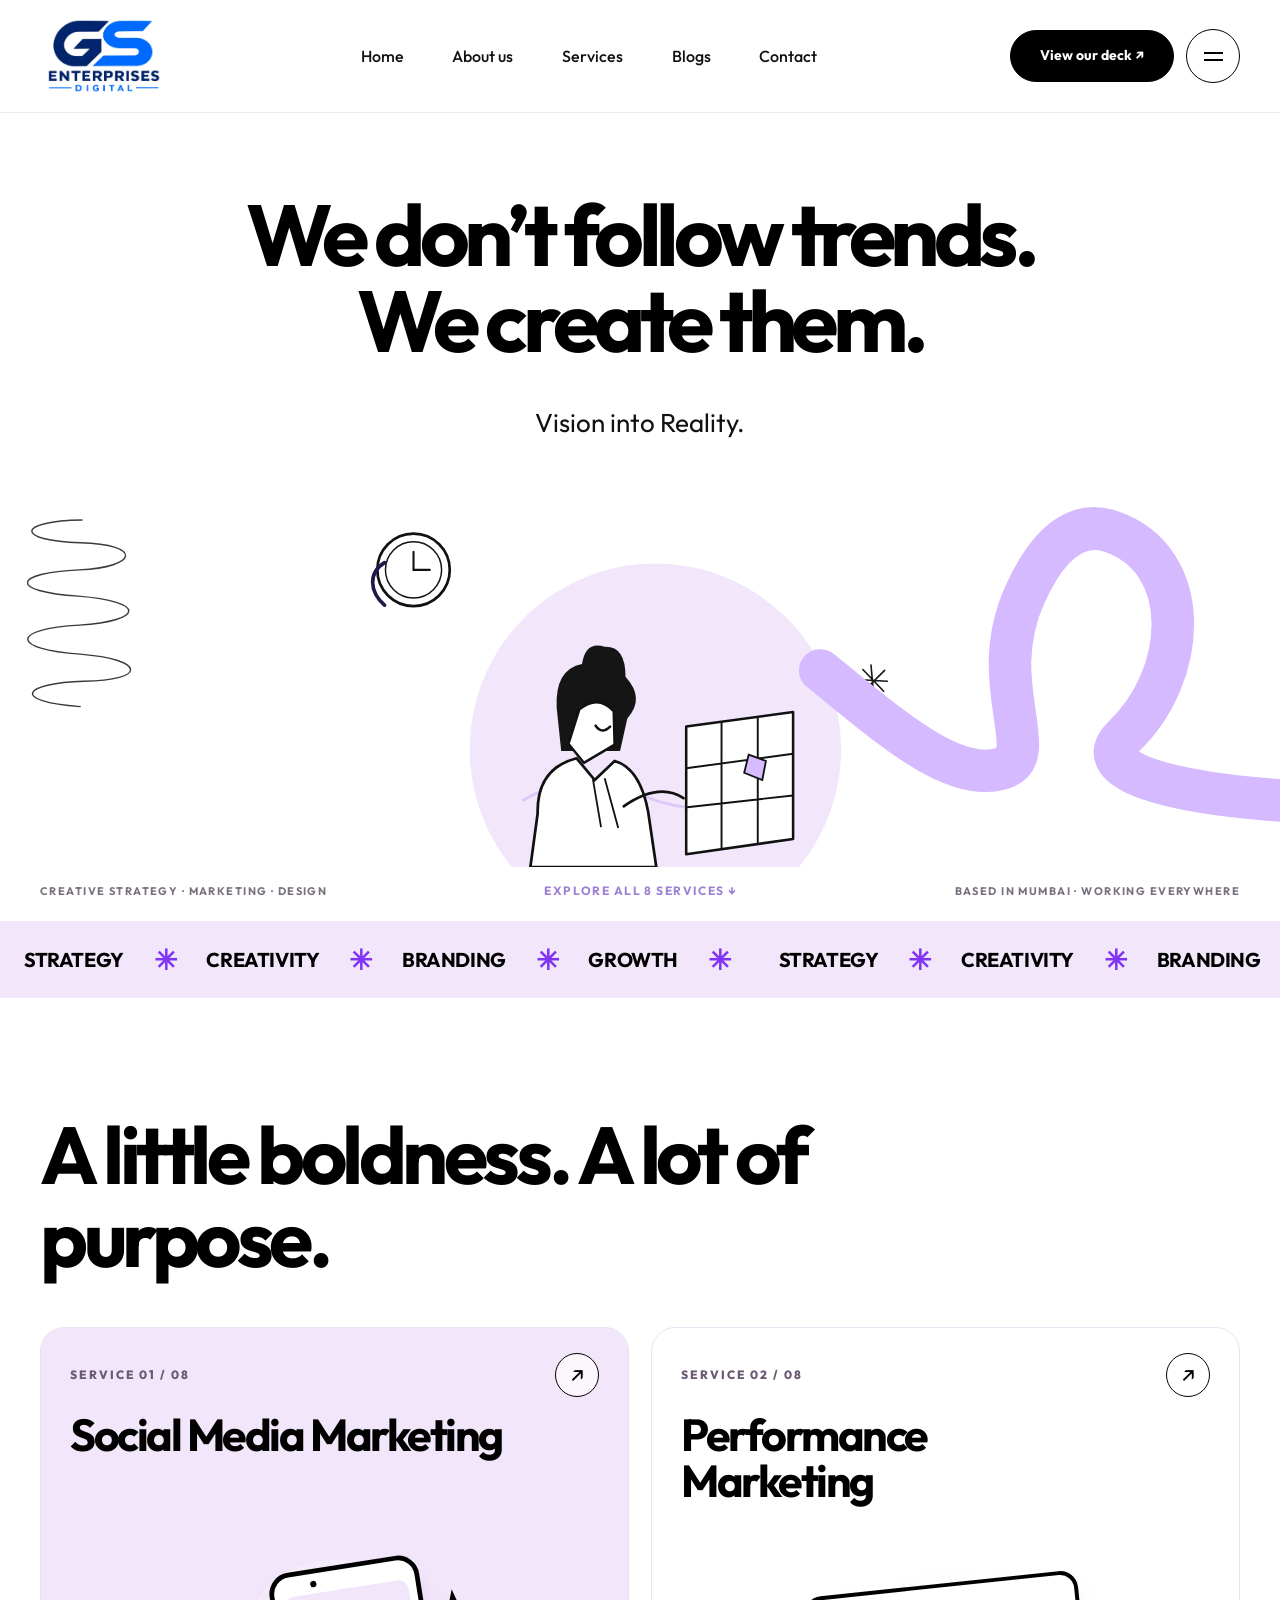
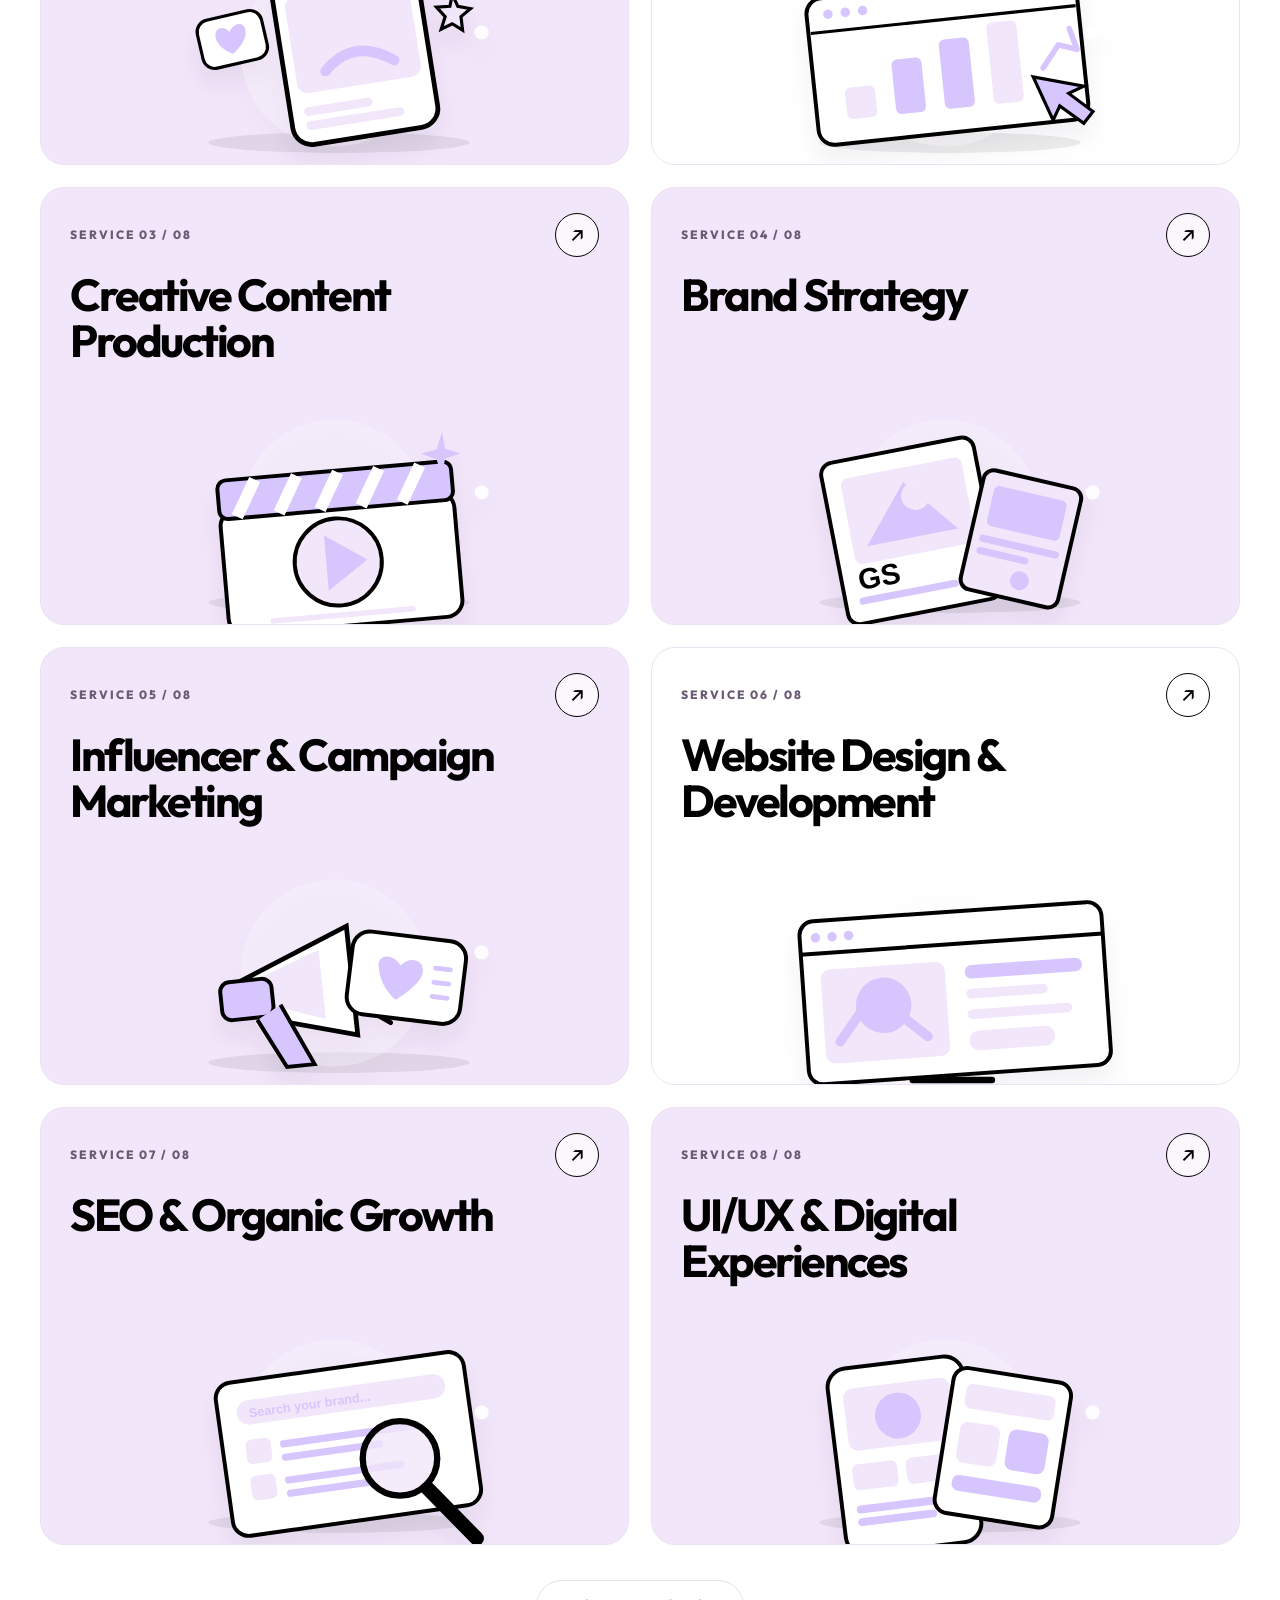
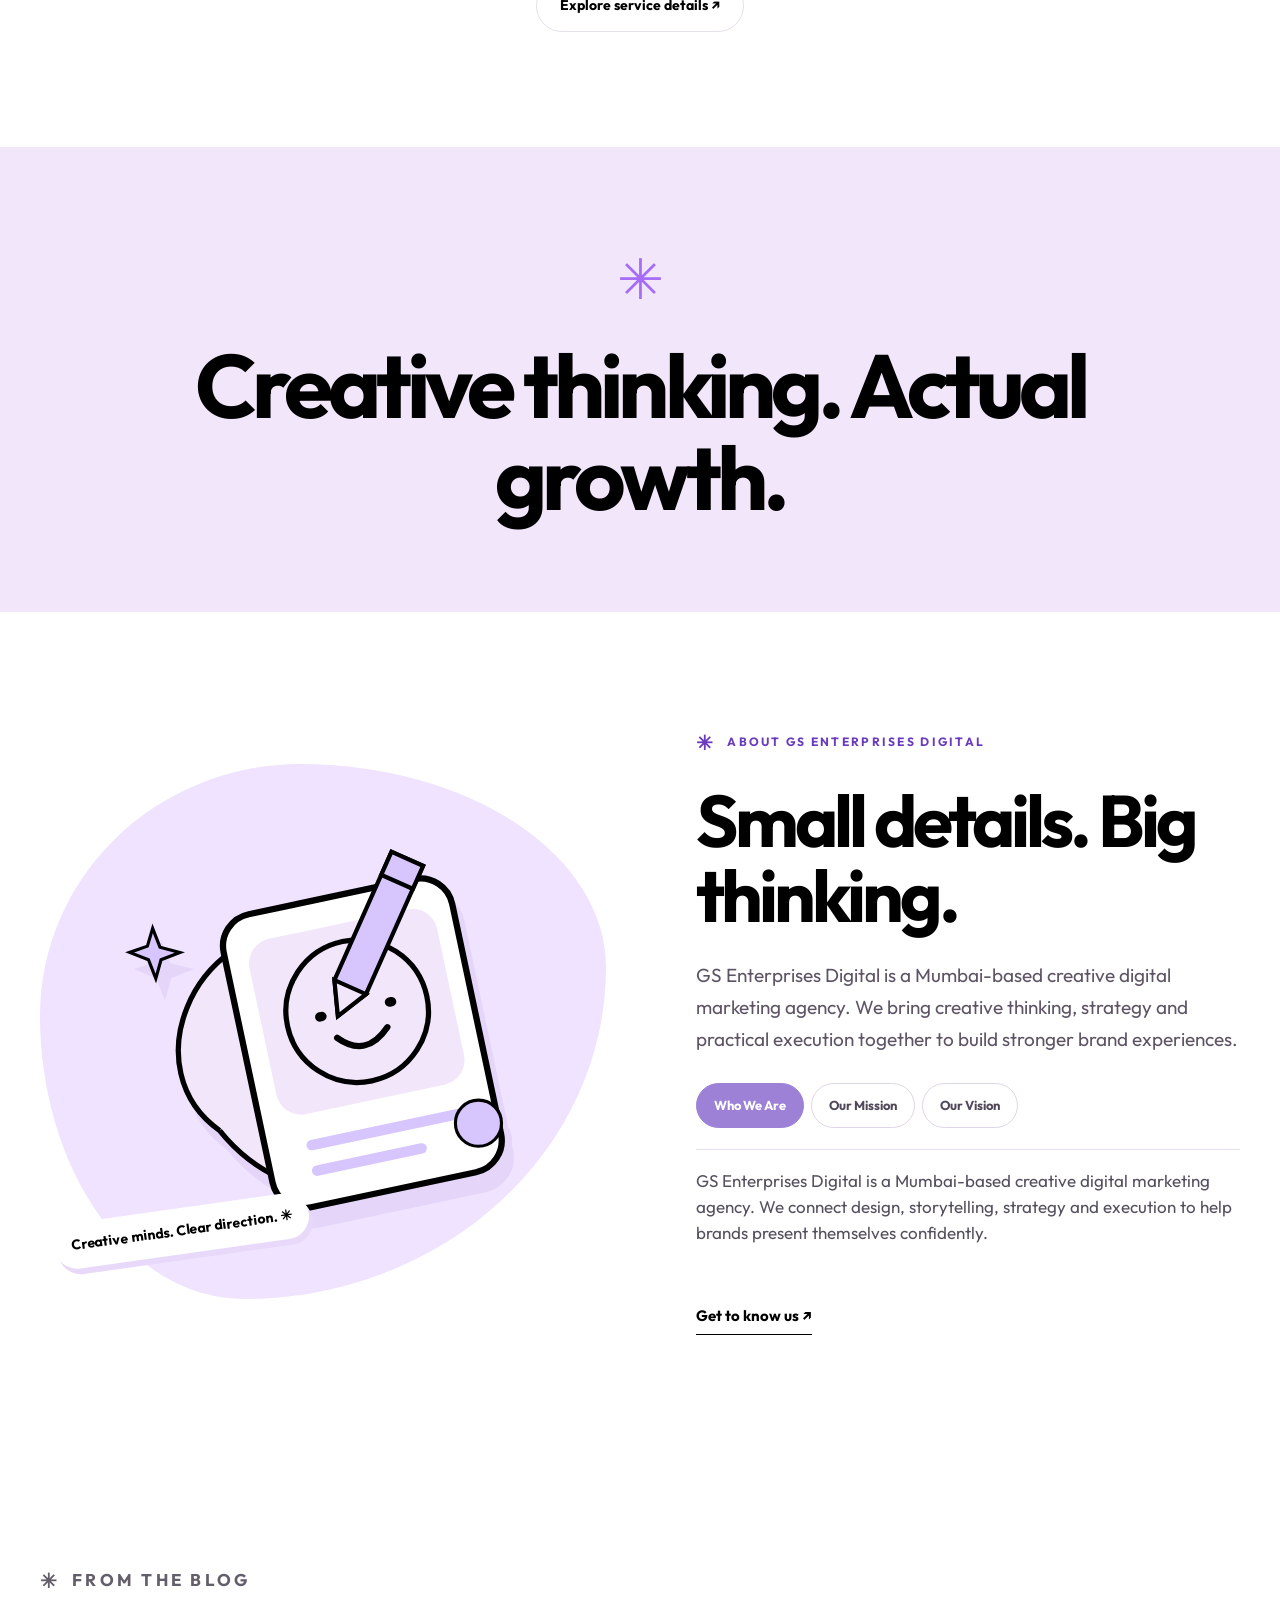
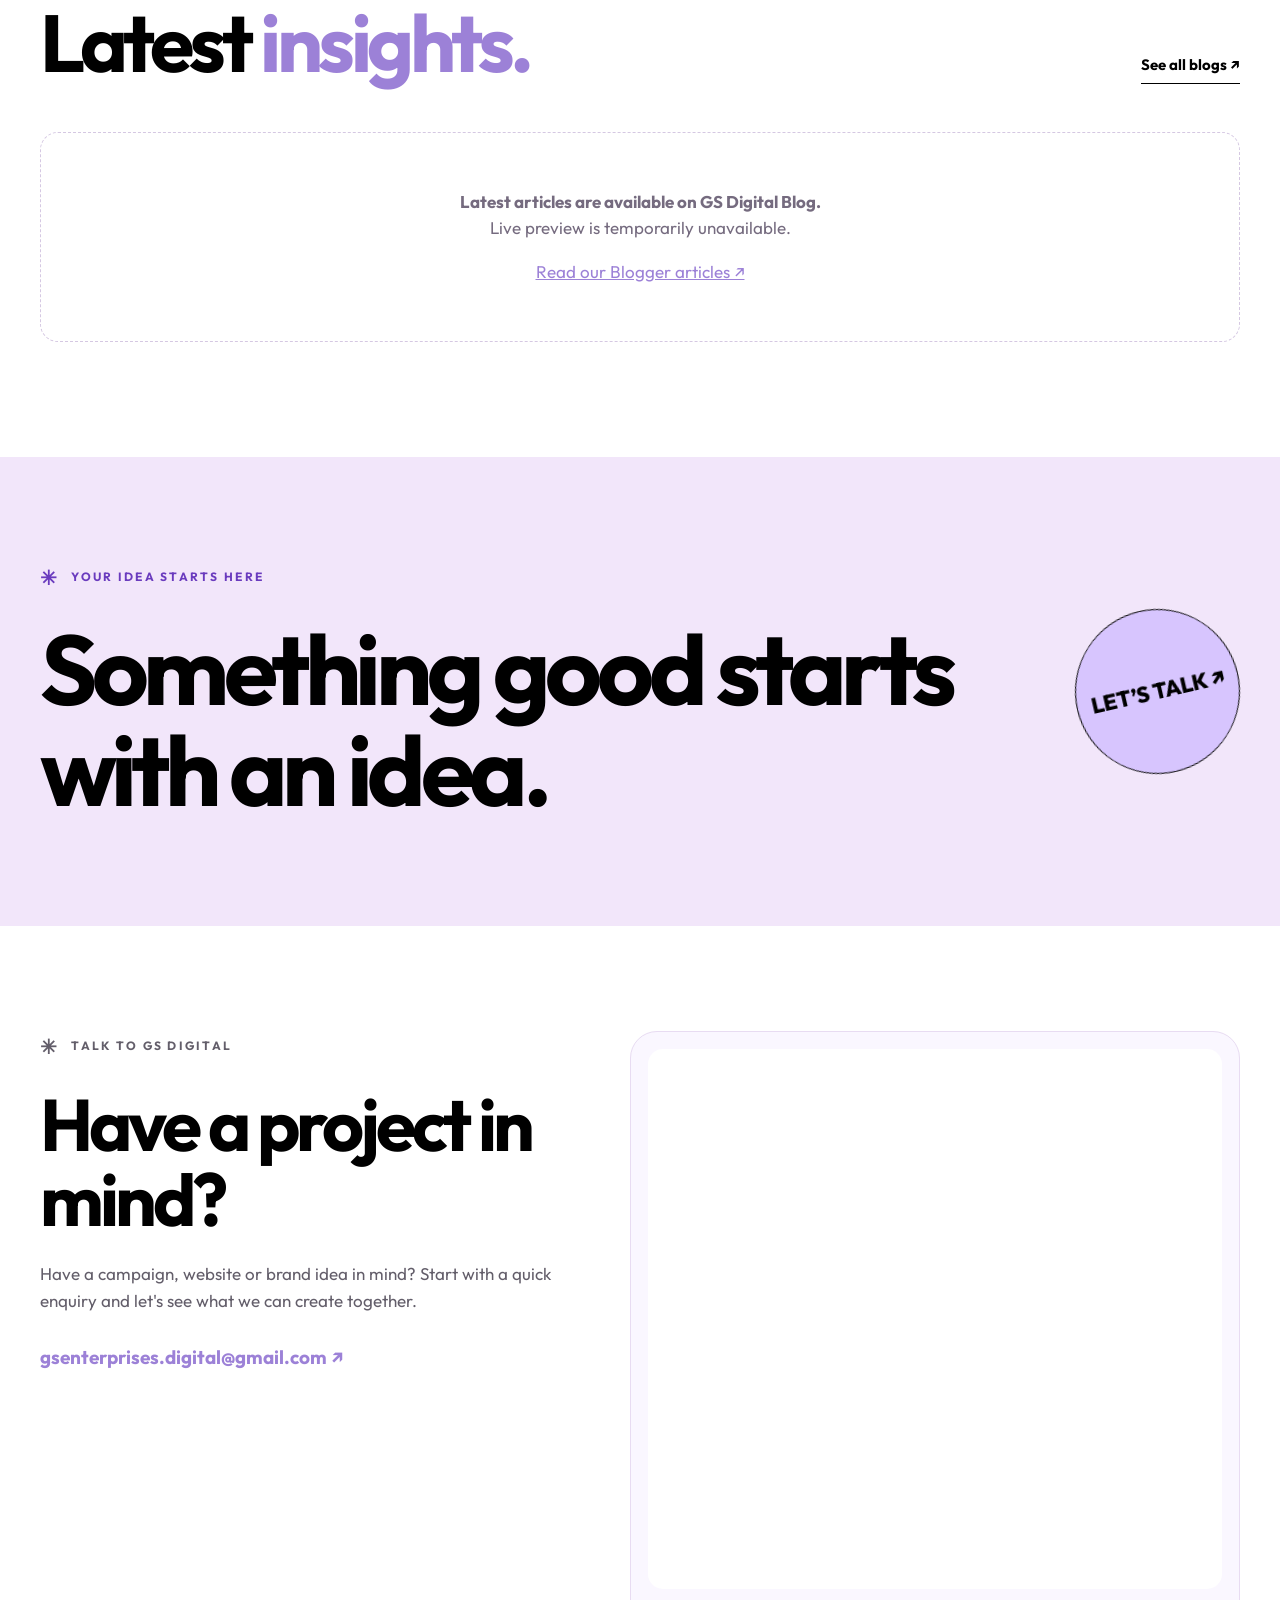
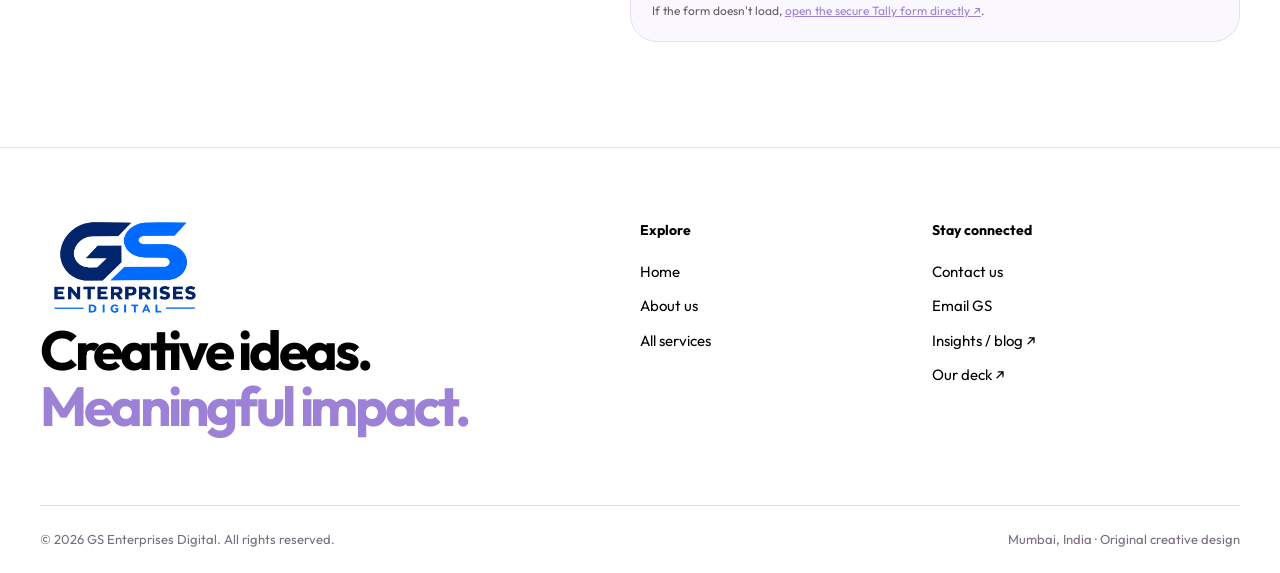
<file: index.html>
<!DOCTYPE html>

<html lang="en"><head>
<meta charset="utf-8"/><meta content="width=device-width, initial-scale=1" name="viewport"/><meta content="#ffffff" name="theme-color"/><meta content="light" name="color-scheme"/>
<title>GS Enterprises Digital | Creative Digital Marketing Agency Mumbai</title>
<meta content="GS Enterprises Digital is a Mumbai-based creative digital marketing agency offering eight digital services, from social media and branding to websites and SEO." name="description"/>
<link href="https://gsenterprisesdigital-sudo.github.io/TESTING/index.html" rel="canonical"/>
<meta content="website" property="og:type"/><meta content="GS Enterprises Digital — Ideas Into Impact" property="og:title"/><meta content="Original creative ideas, purposeful digital experiences and eight marketing services." property="og:description"/>
<meta content="https://gsenterprisesdigital-sudo.github.io/TESTING/index.html" property="og:url"/>
<link href="https://fonts.googleapis.com" rel="preconnect"/><link crossorigin="" href="https://fonts.gstatic.com" rel="preconnect"/>
<link href="https://fonts.googleapis.com/css2?family=Outfit:wght@400;500;600;700;800;900&amp;display=swap" rel="stylesheet"/>
<script async="" src="https://www.googletagmanager.com/gtag/js?id=G-5CF73ZM6JW"></script>
<script>window.dataLayer=window.dataLayer||[];function gtag(){dataLayer.push(arguments)}gtag('js',new Date());gtag('config','G-5CF73ZM6JW');</script>
<script type="application/ld+json">{"@context":"https://schema.org","@type":"Organization","name":"GS Enterprises Digital","url":"https://gsenterprisesdigital-sudo.github.io/TESTING/","email":"gsenterprises.digital@gmail.com","areaServed":"Mumbai, India"}</script>
<script>document.documentElement.classList.add('js')</script><!-- All homepage CSS lives in this file. -->
<style>
:root{--ink:#000000;--purple:#9c81d7;--purple2:#d7c5fe;--muted:#635e6a;--border:#e8e0ed;--lav:#d7c5fe;--pale:#f2e6fa;--yellow:#f2e6fa;--peach:#f2e6fa;--mint:#f2e6fa;--max:1280px}
*,*::before,*::after{box-sizing:border-box}html{scroll-behavior:smooth;scroll-padding-top:94px}body{margin:0;background:#fff;color:var(--ink);font-family:Outfit,Arial,sans-serif;font-size:17px;line-height:1.55;overflow-x:hidden;-webkit-font-smoothing:antialiased}button,input{font:inherit}button{cursor:pointer}a{color:inherit;text-decoration:none}img,svg{max-width:100%}button:focus-visible,a:focus-visible,input:focus-visible{outline:3px solid var(--purple);outline-offset:4px}h1,h2,h3,p{margin-top:0}h1,h2,h3{font-weight:700;letter-spacing:-.055em;line-height:1.03}::selection{background:#dcc5ff;color:#20152d}.shell{width:min(var(--max),calc(100% - 80px));margin-inline:auto}.skip-link{position:absolute;top:-80px;left:15px;z-index:200;background:var(--purple);color:#fff;padding:12px 20px;border-radius:8px}.skip-link:focus{top:12px}.scroll-line{position:fixed;height:3px;background:var(--purple);width:0;top:0;left:0;z-index:130;pointer-events:none}.eyebrow{font-size:12px;letter-spacing:.19em;text-transform:uppercase;font-weight:700;color:#6a3bbe;display:flex;align-items:center;gap:12px;margin:0 0 25px}.eyebrow::before{content:'✳';font-size:20px}.section{padding:115px 0}.section-heading{display:flex;justify-content:space-between;align-items:end;gap:45px;margin-bottom:48px}.section-heading h2,.big-head{font-size:clamp(55px,6.3vw,99px);margin:0}.section-heading p{font-size:17px;max-width:350px;color:var(--muted);margin:0 0 5px}.accent{color:var(--purple)}.text-link{display:inline-flex;align-items:center;gap:18px;font-size:15px;font-weight:700;border-bottom:1px solid currentColor;padding-bottom:7px}.text-link:hover{color:var(--purple)}.pill-btn{border:1px solid var(--purple);background:var(--purple);color:#fff;display:inline-flex;align-items:center;justify-content:center;gap:16px;border-radius:100px;padding:14px 23px;font-size:14px;font-weight:700;transition:transform .22s,box-shadow .22s,background .22s}.pill-btn:hover{transform:translateY(-3px);box-shadow:0 10px 27px #7028ea25;background:#5d1dcf}.pill-btn.white{background:#fff;color:var(--ink);border-color:#e6e0eb}.pill-btn.white:hover{background:var(--lav)}
/* Navigation */
.header{position:sticky;top:0;z-index:100;background:#ffffffeb;backdrop-filter:blur(17px);border-bottom:1px solid #efeaf1}.head-inner{min-height:93px;display:flex;align-items:center;gap:28px}.brand{display:flex;align-items:center;flex:none;max-width:170px}.brand img{display:block;width:157px;height:76px;object-fit:contain}.desktop-nav{display:flex;gap:25px;margin-left:auto;align-items:center}.desktop-nav a{font-size:15px;font-weight:500;position:relative;padding:8px 0}.desktop-nav a:hover,.desktop-nav a[aria-current=page]{color:var(--purple)}.desktop-nav a::after{content:'';height:2px;background:var(--purple);position:absolute;bottom:3px;left:0;right:100%;transition:right .25s}.desktop-nav a:hover::after{right:0}.head-actions{display:flex;align-items:center;gap:12px}.head-deck{font-size:12px;white-space:nowrap;padding:12px 19px}.round-menu{height:48px;width:48px;flex:none;border:1px solid var(--ink);color:var(--ink);border-radius:50%;background:#fff;display:grid;align-content:center;justify-items:center;gap:5px}.round-menu span{display:block;width:19px;height:2px;background:currentColor;transition:transform .25s}.round-menu[aria-expanded=true] span:first-child{transform:translateY(3.5px) rotate(45deg)}.round-menu[aria-expanded=true] span:last-child{transform:translateY(-3.5px) rotate(-45deg)}.drawer[hidden]{display:none!important}.drawer{position:absolute;right:0;left:0;top:100%;background:#fff;box-shadow:0 18px 28px #493b6a14;border-top:1px solid var(--border)}.drawer-inner{padding:22px 0 34px;display:grid;grid-template-columns:repeat(3,1fr);gap:12px}.drawer-inner a{background:#faf7ff;border-radius:15px;padding:16px 18px;font-size:18px;font-weight:600}.drawer-inner a:hover{background:#eadaff;color:var(--purple)}
/* Creative ribbon hero */
.hero{padding:90px 0 0;position:relative;isolation:isolate;background:#fff}.hero-main{text-align:center;position:relative;z-index:2}.hero-kicker{display:inline-flex;align-items:center;gap:12px;font-weight:700;font-size:12px;letter-spacing:.17em;text-transform:uppercase;color:#7647ca;background:#f5edff;border-radius:100px;padding:10px 18px}.hero h1{font-weight:700;font-size:clamp(70px,8vw,132px);letter-spacing:-.078em;line-height:.98;margin:34px auto 22px;max-width:1200px}.hero h1 .line{display:block}.hero h1 .fancy{color:var(--purple);position:relative}.hero-sub{max-width:555px;font-size:19px;line-height:1.55;color:var(--muted);margin:0 auto 26px}.hero-actions{display:flex;justify-content:center;align-items:center;gap:22px;flex-wrap:wrap}.ribbon-wrap{position:relative;height:380px;width:100%;margin-top:-10px;pointer-events:none;overflow:hidden}.ribbon-svg{position:absolute;left:50%;top:-15px;width:max(1300px,100vw);height:390px;max-width:none;transform:translateX(-50%)}.hero-decoration{position:absolute;z-index:3;animation:float 6s ease-in-out infinite}.hero-decoration.bubble{left:12%;bottom:42px;background:#ffeaa8;border:2px solid var(--ink);width:72px;height:72px;border-radius:50%;display:grid;place-items:center;font-size:41px;transform:rotate(-12deg)}.hero-decoration.star{right:18%;bottom:65px;font-size:88px;color:var(--ink);animation:spinSlow 22s linear infinite}.hero-decoration.note{right:8%;bottom:170px;transform:rotate(9deg);background:#ddfac6;border:1.5px solid var(--ink);border-radius:30px;font-size:14px;padding:15px 20px;font-weight:700;box-shadow:7px 7px 0 #fff}.hero-subline{display:flex;align-items:center;justify-content:space-between;border-top:1px solid #ece6ed;padding:15px 0 20px;font-size:11px;font-weight:700;letter-spacing:.13em;text-transform:uppercase;color:#79717d;gap:15px}.hero-subline a{color:var(--purple);font-size:12px}.stripes{background:#e7d7ff;overflow:hidden;white-space:nowrap}.stripe-track{display:flex;width:max-content;animation:ticker 35s linear infinite}.stripe-track div{flex:none;display:flex;gap:30px;align-items:center;padding:17px 24px;font-size:20px;font-weight:700;letter-spacing:-.02em}.stripe-track b{color:#8135f4;font-size:28px}
/* Services */
.services{background:#fff}.services .section-heading h2{max-width:840px}.service-grid{display:grid;grid-template-columns:repeat(2,minmax(0,1fr));gap:22px}.service{min-height:438px;border:1px solid #ebe2f1;display:flex;flex-direction:column;border-radius:24px;overflow:hidden;position:relative;transition:transform .3s,box-shadow .3s}.service:hover{transform:translateY(-7px);box-shadow:0 26px 46px #3a215a15}.s-top{display:flex;align-items:center;justify-content:space-between;padding:25px 29px 0;position:relative;z-index:3}.s-index{font-size:12px;letter-spacing:.16em;font-weight:800;color:#6b5a75}.circle-arrow{width:44px;height:44px;border:1.5px solid var(--ink);border-radius:50%;display:grid;place-items:center;font-size:22px;line-height:1;background:#ffffffad;transition:transform .25s,background .25s}.service:hover .circle-arrow{transform:rotate(45deg);background:#fff}.s-body{padding:15px 29px 0;position:relative;z-index:3}.s-body h3{font-size:clamp(29px,3.5vw,52px);margin:0 0 13px;max-width:440px}.s-body p{font-size:15px;line-height:1.6;max-width:385px;color:#433b47;margin:0}.s-art{margin-top:auto;height:198px;display:flex;justify-content:center;align-items:flex-end;position:relative;z-index:1}.s-art svg{height:210px;width:min(100%,410px);overflow:visible;filter:drop-shadow(0 15px 11px #29103910);transition:transform .42s}.service:hover .s-art svg{transform:translateY(-7px) rotate(-2deg)}.tone-pink{background:#ffe8f3}.tone-lav{background:#e9ddff}.tone-yellow{background:#fff0b8}.tone-mint{background:#e1f6d5}.tone-peach{background:#ffdfd5}.tone-blue{background:#e2ebff}.tone-cream{background:#fff5dc}.tone-lilac{background:#f1e4ff}.services-bottom{display:flex;justify-content:center;margin-top:35px}
/* Creative statement and about */
.statement{background:#faf5ff;text-align:center;padding:89px 0;overflow:hidden}.statement h2{font-size:clamp(49px,7vw,105px);margin:0 auto;max-width:1000px}.statement h2 em{font-style:normal;color:var(--purple)}.statement .decor{font-size:56px;color:#a46cf8;margin-bottom:16px;display:block}.about{background:#fff}.about-grid{display:grid;grid-template-columns:1.02fr .98fr;align-items:center;gap:90px}.about-art{background:#efe3ff;min-height:535px;position:relative;border-radius:46% 54% 64% 36%/47% 38% 62% 53%;display:grid;place-items:center;animation:morph 12s ease-in-out infinite}.about-art svg{width:86%;max-height:440px;filter:drop-shadow(9px 17px 0 #9a77cc20)}.about-art-sticker{position:absolute;bottom:45px;left:13px;background:#fff;padding:12px 17px;font-size:14px;border-radius:25px;font-weight:700;transform:rotate(-8deg);box-shadow:3px 6px 0 #e8d8fa}.about-copy h2{font-size:clamp(53px,5.7vw,85px);margin:0 0 25px}.about-lead{font-size:19px;color:#5e5465;line-height:1.7}.tabs{display:flex;gap:7px;flex-wrap:wrap;margin-top:28px}.tab{background:#fff;border:1px solid #dfd5e6;border-radius:50px;padding:11px 17px;font-size:13px;font-weight:700;color:#51485a}.tab[aria-selected=true]{background:var(--purple);color:#fff;border-color:var(--purple)}.tab-panel{border-top:1px solid var(--border);margin-top:21px;padding:18px 0 0;min-height:135px;color:#55505e;font-size:17px}.about-cta{margin-top:20px}
/* Creative focus rings */
.focus{background:#f6f0ff}.focus .section-heading h2{max-width:900px}.focus-grid{display:grid;grid-template-columns:repeat(4,1fr);gap:20px}.focus-item{border-radius:24px;background:#fff;padding:31px 18px;text-align:center;border:1px solid #e4d9f0;display:grid;justify-items:center;gap:19px}.focus-ring{width:165px;height:165px;display:grid;place-items:center;border-radius:50%;background:conic-gradient(var(--tone) 0 280deg,#f3ecf9 280deg 360deg);position:relative}.focus-ring:before{content:'';position:absolute;inset:13px;border-radius:50%;background:#fff}.focus-ring span{position:relative;font-size:54px;line-height:1}.focus-item h3{font-size:22px;margin:0;letter-spacing:-.04em}.focus-item p{font-size:13px;color:var(--muted);margin:0}.focus-note{margin:19px 0 0;color:#736a79;font-size:13px}
/* Approach stats */
.count-band{background:#fff0b1;padding:64px 0}.count-grid{display:grid;grid-template-columns:1.25fr repeat(3,.75fr);align-items:center;gap:25px}.count-grid h2{font-size:clamp(39px,4.6vw,69px);margin:0}.count{border-left:1px solid #d5bf72;padding-left:28px}.count strong{font-size:clamp(52px,5vw,82px);line-height:1;letter-spacing:-.08em;display:block}.count span{display:block;font-size:14px;margin-top:14px;font-weight:600}
/* Portfolio */
.work{background:#fff}.work-intro{margin-bottom:36px}.work-row{display:grid;grid-template-columns:repeat(4,minmax(300px,1fr));gap:22px;overflow-x:auto;scroll-snap-type:x mandatory;scrollbar-width:thin;padding:7px 0 25px}.work-card{scroll-snap-align:start;min-width:0}.work-visual{height:360px;border-radius:22px;position:relative;display:grid;place-items:center;overflow:hidden}.work-visual .work-badge{position:absolute;top:18px;left:17px;z-index:4;border-radius:50px;font-size:10px;letter-spacing:.04em;background:#fff;padding:9px 12px;font-weight:700}.work-visual svg{height:85%;max-width:95%;transition:transform .4s}.work-card:hover .work-visual svg{transform:scale(1.05) rotate(-2deg)}.work-meta{display:flex;justify-content:space-between;gap:12px;align-items:start;padding-top:18px}.work-meta h3{font-size:23px;margin:0 0 7px}.work-meta p{font-size:13px;color:var(--muted);margin:0}.work-meta span{font-size:23px}.work-controls{display:flex;gap:11px;align-items:center;justify-content:flex-end}.icon-btn{width:47px;height:47px;border-radius:50%;background:#fff;border:1px solid #d9cddf;font-size:24px}.icon-btn:hover{background:#eee0ff}.section-disclaimer{font-size:13px;color:#6b626f;margin:23px 0 0}
/* Feedback design only */
.stories{background:#f8f3ff}.story-grid{display:grid;grid-template-columns:.9fr 1.1fr;gap:45px;align-items:center}.story-grid h2{font-size:clamp(54px,6.2vw,90px);margin:0 0 20px}.story-card{min-height:320px;background:#fff;border:1px solid #eadff2;border-radius:27px;padding:40px;display:flex;flex-direction:column;justify-content:space-between;position:relative}.story-icon{font-size:83px;color:#b88af9;line-height:1}.story-card p{font-size:clamp(22px,2.5vw,31px);font-weight:600;letter-spacing:-.03em;line-height:1.3;margin:0}.story-card small{font-size:13px;color:var(--muted)}.logo-area{background:#fff;padding:65px 0;border-bottom:1px solid var(--border)}.logo-row{display:grid;grid-template-columns:repeat(4,1fr);gap:15px}.logo-slot{border:1px dashed #d7c8e7;color:#a193ae;min-height:96px;border-radius:16px;display:grid;place-items:center;font-size:14px;font-weight:600}
/* Blogs */
.blogs{background:#fff}.blog-grid{display:grid;grid-template-columns:repeat(3,minmax(0,1fr));gap:20px}.blog-card{display:flex;flex-direction:column;border-radius:20px;overflow:hidden;border:1px solid #e9e3ef;min-height:420px;transition:transform .3s}.blog-card:hover{transform:translateY(-5px)}.blog-media{height:206px;background:#eee3ff;display:grid;place-items:center;position:relative;overflow:hidden}.blog-media img{width:100%;height:100%;object-fit:cover}.blog-media .blog-symbol{font-size:70px;color:var(--purple);font-weight:700}.blog-info{padding:27px;display:flex;flex-direction:column;flex:1}.blog-category{font-size:12px;letter-spacing:.1em;text-transform:uppercase;color:var(--purple);font-weight:700}.blog-info h3{font-size:clamp(22px,2vw,28px);line-height:1.22;margin:17px 0 22px;letter-spacing:-.035em}.blog-info .blog-foot{font-size:13px;font-weight:600;margin-top:auto;border-top:1px solid var(--border);padding-top:17px;display:flex;justify-content:space-between;gap:8px;color:#4d4257}.blog-loading{grid-column:1/-1;min-height:210px;display:grid;place-items:center;border:1px dashed #d5c8e2;border-radius:18px;color:#756b7f;text-align:center;padding:30px}.blog-loading a{color:var(--purple);text-decoration:underline}
/* Contact CTA and form */
.cta{background:#e9d9ff;padding:105px 0;overflow:hidden}.cta-wrap{display:flex;justify-content:space-between;align-items:center;gap:30px}.cta h2{font-size:clamp(60px,7.7vw,112px);margin:0}.cta-disc{width:165px;height:165px;flex:none;border-radius:50%;border:2px solid var(--ink);display:grid;place-items:center;background:#fff0a1;text-align:center;font-size:22px;font-weight:800;line-height:1.14;transform:rotate(-13deg);transition:transform .3s}.cta-disc:hover{transform:rotate(0deg) scale(1.05)}.enquiry{background:#fff;padding:105px 0}.enquiry-grid{display:grid;grid-template-columns:.92fr 1.08fr;gap:70px;align-items:start}.enquiry h2{font-size:clamp(51px,5.7vw,84px);margin:0 0 24px}.enquiry p{color:var(--muted)}.email-link{font-size:19px;color:var(--purple);font-weight:700;overflow-wrap:anywhere;display:inline-block;margin-top:12px}.form-card{border:1px solid #e8dcf2;background:#faf7ff;border-radius:27px;padding:17px;min-height:590px}.form-card iframe{display:block;width:100%;border:0;min-height:540px;background:#fff;border-radius:15px}.form-fallback{font-size:12px;margin:13px 4px 3px}.form-fallback a{color:var(--purple);text-decoration:underline}
/* Footer */
.footer{background:#faf7ff;border-top:1px solid #e6ddec;padding:72px 0 24px}.footer-grid{display:grid;grid-template-columns:1.35fr .6fr .75fr;gap:45px}.footer-brand img{width:170px;height:95px;object-fit:contain;display:block;margin-bottom:7px}.footer-slogan{font-size:clamp(38px,4.3vw,65px);font-weight:700;line-height:1.03;letter-spacing:-.06em;max-width:530px;margin:0}.footer-column{display:flex;flex-direction:column;gap:11px;font-size:15px}.footer-column strong{margin-bottom:8px;font-size:14px}.footer-column a:hover{color:var(--purple)}.footer-bottom{display:flex;justify-content:space-between;border-top:1px solid #e2d9e9;margin-top:70px;padding-top:23px;gap:12px;color:#776d7c;font-size:13px}.to-top{position:fixed;right:18px;bottom:17px;z-index:60;width:45px;height:45px;border-radius:50%;border:0;background:var(--purple);color:#fff;box-shadow:0 8px 20px #7028ea36;opacity:0;pointer-events:none;transform:translateY(8px);transition:opacity .2s,transform .2s}.to-top.show{opacity:1;pointer-events:auto;transform:none}
.js .reveal{opacity:1;transform:none}.js .reveal.is-visible{animation:softRise .65s ease both}@keyframes softRise{from{opacity:.65;transform:translateY(14px)}to{opacity:1;transform:none}}@keyframes float{0%,100%{translate:0 0}50%{translate:0 -18px}}@keyframes spinSlow{to{transform:rotate(360deg)}}@keyframes ticker{to{transform:translateX(-50%)}}@keyframes morph{0%,100%{border-radius:46% 54% 64% 36%/47% 38% 62% 53%}50%{border-radius:56% 44% 37% 63%/59% 60% 40% 41%}}
@media(max-width:1140px){.desktop-nav{gap:16px}.head-deck{padding:10px 12px}.service{min-height:400px}.s-art{height:180px}.s-art svg{height:195px}.about-grid{gap:50px}}
@media(max-width:930px){.shell{width:calc(100% - 50px)}.desktop-nav{display:none}.head-actions{margin-left:auto}.section{padding:85px 0}.hero{padding-top:72px}.hero h1{font-size:clamp(63px,10vw,95px)}.focus-grid{grid-template-columns:repeat(2,1fr)}.about-grid,.story-grid,.enquiry-grid{grid-template-columns:1fr}.about-art{max-width:600px;width:100%;min-height:420px}.count-grid{grid-template-columns:repeat(3,1fr)}.count-grid h2{grid-column:1/-1}.count{border-left:0;border-top:1px solid #d5bf72;padding:20px 0 0}.footer-grid{grid-template-columns:1.2fr 1fr}.footer-grid .footer-brand{grid-column:1/-1}.work-row{grid-template-columns:repeat(4,minmax(280px,1fr))}.story-card{min-height:260px}}
@media(max-width:640px){.shell{width:calc(100% - 34px)}.head-inner{min-height:76px;gap:12px}.brand img{width:110px;height:58px}.head-deck{font-size:11px;padding:10px 13px}.round-menu{width:43px;height:43px}.drawer-inner{grid-template-columns:1fr 1fr;padding-top:14px}.drawer-inner a{font-size:14px;padding:13px}.hero{padding-top:61px}.hero-kicker{font-size:9px;letter-spacing:.08em}.hero h1{font-size:clamp(44px,11.9vw,69px);line-height:1.02;letter-spacing:-.072em;margin:26px auto 22px}.hero-sub{font-size:15px}.hero-actions .pill-btn{padding:12px 15px}.ribbon-wrap{height:240px;margin-top:0}.ribbon-svg{height:280px;width:1100px;top:-23px}.hero-decoration.bubble{width:51px;height:51px;font-size:29px;left:3%;bottom:34px}.hero-decoration.star{font-size:51px;right:6%;bottom:33px}.hero-decoration.note{display:none}.hero-subline{font-size:9px;flex-wrap:wrap;padding:16px 0}.stripe-track div{font-size:15px;padding:13px 18px}.section{padding:77px 0}.section-heading{display:block;margin-bottom:32px}.section-heading h2,.big-head{font-size:clamp(42px,10.8vw,64px)}.section-heading p{font-size:15px;margin-top:20px}.service-grid{grid-template-columns:1fr;gap:15px}.service{min-height:381px;border-radius:19px}.s-top{padding:20px 21px 0}.s-body{padding:11px 21px 0}.s-body h3{font-size:clamp(30px,8.8vw,45px)}.s-body p{font-size:14px}.s-art{height:165px}.s-art svg{height:183px}.statement{padding:65px 0}.statement h2{font-size:clamp(41px,10vw,65px)}.about-art{min-height:300px}.about-art svg{max-height:310px}.about-grid{gap:35px}.about-copy h2,.story-grid h2,.enquiry h2{font-size:clamp(43px,11vw,68px)}.about-lead,.tab-panel{font-size:16px}.focus-grid{gap:10px}.focus-item{padding:23px 12px}.focus-ring{height:115px;width:115px}.focus-ring::before{inset:10px}.focus-ring span{font-size:37px}.focus-item h3{font-size:18px}.focus-item p{font-size:12px}.count-grid{gap:15px}.count strong{font-size:45px}.count span{font-size:12px}.work-visual{height:300px}.work-row{grid-template-columns:repeat(4,minmax(260px,1fr));gap:15px}.blog-grid{grid-template-columns:1fr}.blog-card{min-height:0}.logo-row{grid-template-columns:repeat(2,1fr)}.story-card{padding:26px}.story-card p{font-size:23px}.cta{padding:70px 0}.cta-wrap{align-items:start;display:block}.cta h2{font-size:clamp(48px,11vw,76px)}.cta-disc{margin:38px 0 0 auto;width:122px;height:122px;font-size:18px}.enquiry{padding:70px 0}.enquiry-grid{gap:27px}.form-card{padding:10px;min-height:540px}.form-card iframe{min-height:500px}.footer{padding-top:50px}.footer-grid{grid-template-columns:1fr 1fr;gap:28px}.footer-grid .footer-brand{grid-column:1/-1}.footer-slogan{font-size:42px}.footer-bottom{display:grid;margin-top:48px}}
@media(prefers-reduced-motion:reduce){html{scroll-behavior:auto!important}*,*::before,*::after{animation:none!important;transition:none!important}.js .reveal{opacity:1!important;transform:none!important}}

/* Reference visual treatment: sampled white, black, lilac from the user's screenshot. */
:root{--ink:#000;--purple:#9c81d7;--purple2:#d7c5fe;--lav:#d7c5fe;--pale:#f2e6fa;--border:#e8e1f3;}
body{background:#fff;color:#000}
.hero,.services,.about,.blogs,.enquiry,.footer{background:#fff}
.statement,.cta,.stripes{background:#f2e6fa;color:#000}
.service:nth-child(odd),.service:nth-child(even){background:#f2e6fa!important}
.service:nth-child(4n+2){background:#fff!important}
.hero-decoration.bubble,.hero-decoration.note{background:#f2e6fa!important}
.pill-btn{background:#000;color:#fff;border-color:#000}
.pill-btn:hover{background:#3d3d3d;box-shadow:none}
.footer{background:#fff;border-top:1px solid #e8e1f3}
.footer-slogan{color:#000}

/* The reference screenshot uses lilac, white and ink, not extra warm accents. */
.cta-disc,.cta-disc:hover {background:#d7c5fe!important;color:#000!important;border:1.5px solid #000!important}
.service .s-art,.about-art{filter:none}



/* Homepage is the alignment reference: matching hero starts/containers/ribbon. */
.hero .hero-main{min-height:440px;height:440px;display:flex;flex-direction:column;align-items:center;justify-content:flex-start}
.hero .hero-main h1{min-height:1.96em;display:flex;flex-direction:column;justify-content:center;align-items:center;max-width:1200px}
.hero .hero-main h1 .line{display:block}
.hero.hero-inner-aligned h1 em{font-style:normal;color:var(--purple)}
.hero.hero-inner-aligned .hero-sub{max-width:980px}
.hero.hero-inner-aligned .hero-actions{min-height:49px}
.hero.hero-inner-aligned .hero-main h1{font-size:clamp(66px,7.5vw,126px)}
@media(max-width:930px){.hero .hero-main{height:auto;min-height:395px}.hero.hero-inner-aligned .hero-main h1{font-size:clamp(55px,8.2vw,90px)}}
@media(max-width:640px){
 .hero .hero-main{height:auto;min-height:345px}
 .hero .hero-main h1{min-height:2.05em}
 .hero.hero-inner-aligned .hero-main h1{font-size:clamp(40px,10.2vw,65px);max-width:100%;margin:26px auto 18px}
 .hero.hero-inner-aligned .hero-sub{font-size:15px;max-width:360px}
 .hero.hero-inner-aligned .hero-actions{min-height:42px}
 .hero-subline{min-height:109px}
}
@media(max-width:360px){.inner-founder{flex-wrap:wrap}.inner-founder-mark{transform:none;margin-left:auto}
}

/* STEP 1 — Homepage top view: typography, spacing, lavender art based on supplied reference. */
.home-reference-header .head-inner{max-width:1200px;min-height:112px;gap:24px}
.home-reference-header .brand{max-width:145px}
.home-reference-header .brand img{width:128px;height:74px}
.home-reference-header .desktop-nav{margin-left:auto;margin-right:auto;gap:clamp(28px,3.8vw,72px)}
.home-reference-header .desktop-nav a{font-size:16px;color:#111}
.home-reference-header .desktop-nav a[aria-current=page]{color:#111}
.home-reference-header .head-deck{padding:14px 29px;font-size:14px}
.home-reference-header .round-menu{width:54px;height:54px}
.home-reference-hero.hero{padding:79px 0 0;background:#fff}
.home-reference-hero.hero .hero-main{height:auto;min-height:0;display:flex;flex-direction:column;align-items:center;justify-content:flex-start;text-align:center}
.home-reference-hero.hero .hero-main h1{min-height:0;max-width:1220px;margin:0 auto;display:block;font-size:clamp(60px,6.75vw,94px);letter-spacing:-.063em;line-height:.99;font-weight:700;color:#000}
.home-reference-hero.hero .hero-main h1 .line{display:block}
.home-reference-hero.hero .hero-sub{font-size:26px;line-height:1.35;margin:42px auto 0;color:#111;max-width:none;font-weight:400}
.home-reference-hero .hero-reference-art{position:relative;width:100%;height:385px;margin-top:42px;overflow:hidden;pointer-events:none}
.home-reference-hero .hero-reference-art svg{display:block;position:absolute;width:100%;height:100%;left:0;top:0;min-width:980px}
.home-reference-hero .hero-subline{border-top:0;position:relative;z-index:1}
@media(max-width:1140px){
 .home-reference-header .desktop-nav{gap:clamp(16px,2.4vw,34px)}
 .home-reference-header .head-deck{padding:13px 18px}
 .home-reference-hero.hero .hero-main h1{font-size:clamp(56px,7.2vw,83px)}
}
@media(max-width:930px){
 .home-reference-header .head-inner{min-height:90px}
 .home-reference-header .desktop-nav{display:none}
 .home-reference-header .head-actions{margin-left:auto}
 .home-reference-hero.hero{padding-top:78px}
 .home-reference-hero.hero .hero-main h1{font-size:clamp(51px,8.2vw,74px)}
 .home-reference-hero.hero .hero-sub{font-size:23px;margin-top:30px}
 .home-reference-hero .hero-reference-art{height:330px;margin-top:34px}
 .home-reference-hero .hero-reference-art svg{width:1300px;max-width:none;left:50%;transform:translateX(-50%)}
}
@media(max-width:640px){
 .home-reference-header .head-inner{min-height:76px}
 .home-reference-header .brand img{width:107px;height:58px}
 .home-reference-header .head-deck{font-size:11px;padding:10px 12px}
 .home-reference-header .round-menu{width:43px;height:43px}
 .home-reference-hero.hero{padding-top:72px}
 .home-reference-hero.hero .hero-main h1{font-size:clamp(36px,9.5vw,58px);letter-spacing:-.065em;line-height:1.03;max-width:100%}
 .home-reference-hero.hero .hero-main h1 .line{display:block}
 .home-reference-hero.hero .hero-sub{font-size:19px;margin-top:28px}
 .home-reference-hero .hero-reference-art{height:245px;margin-top:33px}
 .home-reference-hero .hero-reference-art svg{width:930px;min-width:930px;left:50%;transform:translateX(-51%)}
 .home-reference-hero .hero-subline{min-height:0}
}
@media(prefers-reduced-motion:no-preference){
 .home-reference-hero .hero-reference-art svg{animation:heroIllustrationEnter 1.1s ease-out both}
 @keyframes heroIllustrationEnter{from{opacity:0;transform:translateY(16px)}to{opacity:1;transform:translateY(0)}}
 @media(max-width:930px){.home-reference-hero .hero-reference-art svg{animation:none}}
}

</style></head><body>
<a class="skip-link" href="#main">Skip to main content</a><div aria-hidden="true" class="scroll-line" id="scrollLine"></div>
<header class="header home-reference-header" id="header"><div class="shell head-inner">
<a aria-label="GS Enterprises Digital home" class="brand" href="index.html"><img alt="GS Enterprises Digital original logo" height="76" src="[data-uri]" width="157"/></a>
<nav aria-label="Primary navigation" class="desktop-nav"><a aria-current="page" href="index.html">Home</a><a href="about.html">About us</a><a href="services.html">Services</a><a href="https://gsenterprisesdigital.blogspot.com/" rel="noopener noreferrer" target="_blank">Blogs</a><a href="contact.html">Contact</a></nav>
<div class="head-actions"><a class="pill-btn head-deck" href="https://drive.google.com/drive/folders/18ghTHgUfqfgB1hrkVBEHju1pK_6SHoc3" rel="noopener noreferrer" target="_blank">View our deck ↗</a><button aria-controls="navDrawer" aria-expanded="false" aria-label="Open navigation menu" class="round-menu" id="menuBtn" type="button"><span></span><span></span></button></div>
</div><nav aria-label="Expanded navigation" class="drawer" hidden="" id="navDrawer"><div class="shell drawer-inner"><a href="index.html">Home ↗</a><a href="about.html">About us ↗</a><a href="services.html">All 8 Services ↗</a><a href="https://gsenterprisesdigital.blogspot.com/" rel="noopener noreferrer" target="_blank">Blogs ↗</a><a href="contact.html">Contact ↗</a></div></nav></header>
<main id="main">
<section aria-labelledby="heroTitle" class="hero home-reference-hero">
  <div class="shell hero-main">
    <h1 id="heroTitle"><span class="line">We don’t follow trends.</span><span class="line">We create them.</span></h1>
    <p class="hero-sub">Vision into Reality.</p>
  </div>
  <div class="hero-reference-art" aria-hidden="true">
    <svg viewBox="0 0 1440 425" preserveAspectRatio="xMidYMin slice" xmlns="http://www.w3.org/2000/svg" role="presentation" focusable="false">
      <!-- Left hand-drawn wire spiral -->
      <path d="M104 42C31 43 30 65 102 67C172 69 166 94 101 97C28 100 22 121 100 126C175 132 173 153 101 158C25 162 25 185 102 190C175 196 176 219 106 220C39 222 24 242 102 248" fill="none" stroke="#161616" stroke-width="1.55" stroke-linecap="round" opacity=".84"/>
      <!-- Smaller time/idea icon -->
      <circle cx="470" cy="97" r="40" fill="#fff" stroke="#111" stroke-width="3"/>
      <circle cx="470" cy="97" r="31" fill="#fff" stroke="#111" stroke-width="1.6"/>
      <path d="M470 77V97H488" stroke="#111" stroke-width="2.3" fill="none" stroke-linecap="round"/>
      <path d="M438 89C420 100 421 121 438 136" fill="none" stroke="#20184a" stroke-width="4" stroke-linecap="round"/>
      <!-- Original character illustration on soft lavender circle -->
      <circle cx="737" cy="295" r="205" fill="#f2e7fa"/>
      <path d="M590 352Q652 315 723 346T887 341" stroke="#ddc6f8" stroke-width="3" fill="none"/>
      <path d="M628 249Q626 207 656 201Q660 175 681 182Q704 181 704 215Q726 239 706 261L698 297L633 297Z" fill="#151515"/>
      <path d="M653 251Q674 234 691 253L692 290L658 310L641 289Z" fill="#fff" stroke="#111" stroke-width="2.8" stroke-linejoin="round"/>
      <path d="M671 269Q678 279 687 270" fill="none" stroke="#111" stroke-width="2.8" stroke-linecap="round"/>
      <path d="M650 305Q606 316 607 366L599 425H738L729 364Q720 316 692 308L670 329Z" fill="#fff" stroke="#111" stroke-width="3"/>
      <path d="M668 328L677 381M681 327L696 382" stroke="#111" stroke-width="2" fill="none"/>
      <path d="M702 358Q741 331 768 349" stroke="#111" stroke-width="3" fill="none" stroke-linecap="round"/>
      <!-- Window / digital board line art -->
      <path d="M771 270L889 254V394L771 411Z" fill="#fff" stroke="#111" stroke-width="2.8" stroke-linejoin="round"/>
      <path d="M810 265V405M850 259V400M771 316L889 300M772 359L889 346" stroke="#111" stroke-width="2.1"/>
      <path d="M840 301L859 308L855 329L835 321Z" fill="#d6bbff" stroke="#111" stroke-width="2"/>
      <!-- Small creative spark -->
      <path d="M975 202L978 236M959 218L993 220M966 207L989 231M990 208L966 232" stroke="#171717" stroke-width="1.8" stroke-linecap="round"/>
      <!-- Looping lavender ribbon entering from the right -->
      <path d="M919 208C988 263 1064 334 1120 316C1166 301 1100 223 1145 124C1171 67 1203 41 1241 55C1332 87 1325 214 1253 282C1216 318 1299 346 1468 354" fill="none" stroke="#d5baff" stroke-width="47" stroke-linecap="round" stroke-linejoin="round"/>
    </svg>
  </div>
  <div class="shell hero-subline"><span>Creative strategy · Marketing · Design</span><a href="#services">Explore all 8 services ↓</a><span>Based in Mumbai · Working everywhere</span></div>
</section>
<div aria-hidden="true" class="stripes"><div class="stripe-track"><div>STRATEGY <b>✳</b> CREATIVITY <b>✳</b> BRANDING <b>✳</b> GROWTH <b>✳</b></div><div>STRATEGY <b>✳</b> CREATIVITY <b>✳</b> BRANDING <b>✳</b> GROWTH <b>✳</b></div><div>STRATEGY <b>✳</b> CREATIVITY <b>✳</b> BRANDING <b>✳</b> GROWTH <b>✳</b></div><div>STRATEGY <b>✳</b> CREATIVITY <b>✳</b> BRANDING <b>✳</b> GROWTH <b>✳</b></div></div></div>
<section aria-labelledby="servicesTitle" class="section services" id="services"><div class="shell"><div class="section-heading reveal"><div><h2 id="servicesTitle">A little boldness. A lot of purpose.</h2></div></div><div class="service-grid"><a aria-label="Explore Social Media Marketing" class="service tone-pink reveal" href="services.html#social-media-marketing"><div class="s-top"><span class="s-index">SERVICE 01 / 08</span><span aria-hidden="true" class="circle-arrow">↗</span></div><div class="s-body"><h3>Social Media Marketing</h3></div><div class="s-art"><svg aria-hidden="true" focusable="false" viewbox="0 0 480 265" xmlns="http://www.w3.org/2000/svg"><ellipse cx="245" cy="238" fill="#000000" opacity=".07" rx="165" ry="13"></ellipse><circle cx="239" cy="125" fill="#ffffff" opacity=".26" r="118"></circle><circle cx="425" cy="99" fill="#fff" opacity=".85" r="9"></circle><g transform="translate(134 9) rotate(-9 110 112)"><rect fill="#fff" height="216" rx="24" stroke="#000000" stroke-width="6" width="185" x="38" y="9"></rect><rect fill="#f2e6fa" height="123" rx="13" width="158" x="52" y="37"></rect><circle cx="132" cy="98" fill="#f2e6fa" r="35"></circle><path d="M90 136q41-37 88 0" fill="none" stroke="#d7c5fe" stroke-linecap="round" stroke-width="13"></path><circle cx="92" cy="25" fill="#000000" r="4"></circle><path d="M61 183h76M61 201h114" stroke="#f2e6fa" stroke-linecap="round" stroke-width="11"></path></g><g transform="translate(63 87) rotate(-13)"><rect fill="#fff" height="62" rx="15" stroke="#000000" stroke-width="4" width="83"></rect><path d="M22 28c-3-17 13-18 18-7 8-11 23-10 20 5-2 12-21 23-21 23S24 40 22 28" fill="#d7c5fe"></path></g><path d="M388 51l7 15 16 3-12 10 2 17-13-8-14 7 5-16-11-12 17-1z" fill="#f2e6fa" stroke="#000000" stroke-width="4"></path></svg></div></a>
<a aria-label="Explore Performance Marketing" class="service tone-lav reveal" href="services.html#performance-marketing"><div class="s-top"><span class="s-index">SERVICE 02 / 08</span><span aria-hidden="true" class="circle-arrow">↗</span></div><div class="s-body"><h3>Performance Marketing</h3></div><div class="s-art"><svg aria-hidden="true" focusable="false" viewbox="0 0 480 265" xmlns="http://www.w3.org/2000/svg"><ellipse cx="245" cy="238" fill="#000000" opacity=".07" rx="165" ry="13"></ellipse><circle cx="239" cy="125" fill="#ffffff" opacity=".26" r="118"></circle><circle cx="425" cy="99" fill="#fff" opacity=".85" r="9"></circle><g transform="translate(72 40) rotate(-6 165 105)"><rect fill="#fff" height="186" rx="20" stroke="#000000" stroke-width="5" width="342"></rect><path d="M3 43h336" stroke="#000000" stroke-width="4"></path><circle cx="27" cy="21" fill="#d7c5fe" r="6"></circle><circle cx="49" cy="21" fill="#d7c5fe" r="6"></circle><circle cx="71" cy="21" fill="#d7c5fe" r="6"></circle><rect fill="#f2e6fa" height="40" rx="7" width="38" x="38" y="116"></rect><rect fill="#d7c5fe" height="69" rx="7" width="38" x="100" y="87"></rect><rect fill="#d7c5fe" height="88" rx="7" width="38" x="162" y="68"></rect><rect fill="#f2e6fa" height="103" rx="7" width="38" x="224" y="53"></rect><path d="M290 117l22-27 23 8-7-27" fill="none" stroke="#d7c5fe" stroke-linecap="round" stroke-linejoin="round" stroke-width="7"></path></g><g transform="translate(350 155) rotate(-20)"><path d="M0 0l5 60 14-14 21 31 16-10-21-32 21-2z" fill="#d7c5fe" stroke="#000000" stroke-width="4"></path></g></svg></div></a>
<a aria-label="Explore Creative Content Production" class="service tone-yellow reveal" href="services.html#creative-content-production"><div class="s-top"><span class="s-index">SERVICE 03 / 08</span><span aria-hidden="true" class="circle-arrow">↗</span></div><div class="s-body"><h3>Creative Content Production</h3></div><div class="s-art"><svg aria-hidden="true" focusable="false" viewbox="0 0 480 265" xmlns="http://www.w3.org/2000/svg"><ellipse cx="245" cy="238" fill="#000000" opacity=".07" rx="165" ry="13"></ellipse><circle cx="239" cy="125" fill="#ffffff" opacity=".26" r="118"></circle><circle cx="425" cy="99" fill="#fff" opacity=".85" r="9"></circle><g transform="translate(72 58) rotate(-5 168 105)"><rect fill="#ffffff" height="158" rx="21" stroke="#000000" stroke-width="5" width="296" x="26" y="52"></rect><rect fill="#d7c5fe" height="49" rx="11" stroke="#000000" stroke-width="5" width="296" x="26" y="14"></rect><path d="M74 16l-26 45m79-45-26 45m78-45-26 45m78-45-26 45m78-45-26 45" stroke="#fff" stroke-width="15"></path><circle cx="170" cy="129" fill="#f2e6fa" r="55" stroke="#000000" stroke-width="5"></circle><path d="M155 94l52 35-52 35z" fill="#d7c5fe"></path><path d="M82 196h177" stroke="#f2e6fa" stroke-linecap="round" stroke-width="7"></path></g><path d="M375 23l4 21 20 6-20 6-4 21-7-20-20-7 20-5z" fill="#d7c5fe"></path></svg></div></a>
<a aria-label="Explore Brand Strategy" class="service tone-mint reveal" href="services.html#brand-strategy"><div class="s-top"><span class="s-index">SERVICE 04 / 08</span><span aria-hidden="true" class="circle-arrow">↗</span></div><div class="s-body"><h3>Brand Strategy</h3></div><div class="s-art"><svg aria-hidden="true" focusable="false" viewbox="0 0 480 265" xmlns="http://www.w3.org/2000/svg"><ellipse cx="245" cy="238" fill="#000000" opacity=".07" rx="165" ry="13"></ellipse><circle cx="239" cy="125" fill="#ffffff" opacity=".26" r="118"></circle><circle cx="425" cy="99" fill="#fff" opacity=".85" r="9"></circle><g transform="translate(60 36) rotate(-11 155 95)"><rect fill="#fff" height="207" rx="15" stroke="#000000" stroke-width="5" width="196" x="35" y="4"></rect><rect fill="#f2e6fa" height="110" rx="9" width="155" x="57" y="27"></rect><path d="M75 116L135 45l57 71z" fill="#d7c5fe"></path><circle cx="147" cy="65" fill="#f2e6fa" r="18"></circle><text fill="#000000" font-family="Arial" font-size="37" font-weight="900" x="56" y="169">GS</text><path d="M57 183h118" stroke="#d7c5fe" stroke-linecap="round" stroke-width="9"></path></g><g transform="translate(260 66) rotate(13 65 75)"><rect fill="#f2e6fa" height="154" rx="13" stroke="#000000" stroke-width="5" width="126" x="15" y="12"></rect><rect fill="#d7c5fe" height="52" rx="7" width="94" x="31" y="30"></rect><path d="M31 99h94M31 115h58" stroke="#d7c5fe" stroke-linecap="round" stroke-width="9"></path><circle cx="88" cy="141" fill="#d7c5fe" r="12"></circle></g></svg></div></a>
<a aria-label="Explore Influencer &amp; Campaign Marketing" class="service tone-peach reveal" href="services.html#influencer-campaign-marketing"><div class="s-top"><span class="s-index">SERVICE 05 / 08</span><span aria-hidden="true" class="circle-arrow">↗</span></div><div class="s-body"><h3>Influencer &amp; Campaign Marketing</h3></div><div class="s-art"><svg aria-hidden="true" focusable="false" viewbox="0 0 480 265" xmlns="http://www.w3.org/2000/svg"><ellipse cx="245" cy="238" fill="#000000" opacity=".07" rx="165" ry="13"></ellipse><circle cx="239" cy="125" fill="#ffffff" opacity=".26" r="118"></circle><circle cx="425" cy="99" fill="#fff" opacity=".85" r="9"></circle><g transform="translate(75 42) rotate(-6 115 120)"><path d="M44 88l145-57v138L44 127z" fill="#fff" stroke="#000000" stroke-width="6"></path><path d="M78 83l73-26v88l-73-27z" fill="#f2e6fa"></path><rect fill="#d7c5fe" height="48" rx="12" stroke="#000000" stroke-width="5" width="65" x="22" y="86"></rect><path d="M65 137l31 63h35l-35-79" fill="#d7c5fe" stroke="#000000" stroke-width="5"></path><path d="M198 67l29-23m-28 61h42m-41 30 32 23" stroke="#000000" stroke-linecap="round" stroke-width="6"></path></g><g transform="translate(265 70) rotate(7)"><rect fill="#fff" height="105" rx="22" stroke="#000000" stroke-width="5" width="144"></rect><path d="M36 45c-5-16 13-23 27-7 12-16 33-9 28 10-4 14-29 34-29 34S41 69 36 45" fill="#d7c5fe"></path><path d="M107 36h19M107 54h19M107 72h19" stroke="#d7c5fe" stroke-linecap="round" stroke-width="6"></path></g></svg></div></a>
<a aria-label="Explore Website Design &amp; Development" class="service tone-blue reveal" href="services.html#website-design-development"><div class="s-top"><span class="s-index">SERVICE 06 / 08</span><span aria-hidden="true" class="circle-arrow">↗</span></div><div class="s-body"><h3>Website Design &amp; Development</h3></div><div class="s-art"><svg aria-hidden="true" focusable="false" viewbox="0 0 480 265" xmlns="http://www.w3.org/2000/svg"><ellipse cx="245" cy="238" fill="#000000" opacity=".07" rx="165" ry="13"></ellipse><circle cx="239" cy="125" fill="#ffffff" opacity=".26" r="118"></circle><circle cx="425" cy="99" fill="#fff" opacity=".85" r="9"></circle><g transform="translate(48 45) rotate(-4 180 98)"><rect fill="#fff" height="206" rx="18" stroke="#000000" stroke-width="5" width="382" x="12" y="4"></rect><path d="M12 45h382" stroke="#000000" stroke-width="5"></path><circle cx="32" cy="25" fill="#d7c5fe" r="6"></circle><circle cx="53" cy="25" fill="#d7c5fe" r="6"></circle><circle cx="74" cy="25" fill="#d7c5fe" r="6"></circle><rect fill="#f2e6fa" height="119" rx="12" width="157" x="35" y="66"></rect><circle cx="112" cy="116" fill="#d7c5fe" r="35"></circle><path d="M54 158l46-57 65 58" fill="none" stroke="#d7c5fe" stroke-linecap="round" stroke-width="12"></path><rect fill="#d7c5fe" height="17" rx="8" width="148" x="217" y="73"></rect><rect fill="#f2e6fa" height="12" rx="6" width="103" x="217" y="103"></rect><rect fill="#f2e6fa" height="12" rx="6" width="132" x="217" y="129"></rect><rect fill="#f2e6fa" height="25" rx="12" width="108" x="217" y="156"></rect></g><path d="M198 260h100" stroke="#000000" stroke-linecap="round" stroke-width="8"></path></svg></div></a>
<a aria-label="Explore SEO &amp; Organic Growth" class="service tone-cream reveal" href="services.html#seo-organic-growth"><div class="s-top"><span class="s-index">SERVICE 07 / 08</span><span aria-hidden="true" class="circle-arrow">↗</span></div><div class="s-body"><h3>SEO &amp; Organic Growth</h3></div><div class="s-art"><svg aria-hidden="true" focusable="false" viewbox="0 0 480 265" xmlns="http://www.w3.org/2000/svg"><ellipse cx="245" cy="238" fill="#000000" opacity=".07" rx="165" ry="13"></ellipse><circle cx="239" cy="125" fill="#ffffff" opacity=".26" r="118"></circle><circle cx="425" cy="99" fill="#fff" opacity=".85" r="9"></circle><g transform="translate(80 30) rotate(-8 158 118)"><rect fill="#fff" height="195" rx="20" stroke="#000000" stroke-width="5" width="316" x="20" y="14"></rect><rect fill="#f2e6fa" height="31" rx="15" width="265" x="44" y="39"></rect><text fill="#d7c5fe" font-family="Arial" font-size="16" font-weight="bold" x="59" y="61">Search your brand...</text><rect fill="#f2e6fa" height="31" rx="7" width="32" x="49" y="89"></rect><path d="M97 100h170M97 117h120" stroke="#d7c5fe" stroke-linecap="round" stroke-width="9"></path><rect fill="#f2e6fa" height="31" rx="7" width="32" x="49" y="135"></rect><path d="M97 146h143M97 163h99" stroke="#d7c5fe" stroke-linecap="round" stroke-width="9"></path></g><g transform="translate(278 114)"><circle cx="44" cy="43" fill="#f2e6fa" fill-opacity=".8" r="47" stroke="#000000" stroke-width="8"></circle><path d="M79 81l62 63" stroke="#000000" stroke-linecap="round" stroke-width="18"></path></g></svg></div></a>
<a aria-label="Explore UI/UX &amp; Digital Experiences" class="service tone-lilac reveal" href="services.html#ui-ux-digital-experiences"><div class="s-top"><span class="s-index">SERVICE 08 / 08</span><span aria-hidden="true" class="circle-arrow">↗</span></div><div class="s-body"><h3>UI/UX &amp; Digital Experiences</h3></div><div class="s-art"><svg aria-hidden="true" focusable="false" viewbox="0 0 480 265" xmlns="http://www.w3.org/2000/svg"><ellipse cx="245" cy="238" fill="#000000" opacity=".07" rx="165" ry="13"></ellipse><circle cx="239" cy="125" fill="#ffffff" opacity=".26" r="118"></circle><circle cx="425" cy="99" fill="#fff" opacity=".85" r="9"></circle><g transform="translate(65 28) rotate(-7 100 130)"><rect fill="#fff" height="236" rx="24" stroke="#000000" stroke-width="5" width="172" x="37" y="10"></rect><rect fill="#f2e6fa" height="79" rx="12" width="135" x="55" y="36"></rect><circle cx="121" cy="77" fill="#d7c5fe" r="29"></circle><rect fill="#f2e6fa" height="33" rx="8" width="57" x="55" y="132"></rect><rect fill="#f2e6fa" height="33" rx="8" width="67" x="123" y="132"></rect><path d="M60 189h122M60 205h90" stroke="#d7c5fe" stroke-linecap="round" stroke-width="10"></path></g><g transform="translate(229 45) rotate(9 77 90)"><rect fill="#fff" height="185" rx="17" stroke="#000000" stroke-width="5" width="150" x="9" y="5"></rect><rect fill="#f2e6fa" height="31" rx="8" width="114" x="27" y="24"></rect><rect fill="#f2e6fa" height="52" rx="10" width="51" x="27" y="72"></rect><rect fill="#d7c5fe" height="52" rx="10" width="51" x="89" y="72"></rect><rect fill="#d7c5fe" height="20" rx="9" width="114" x="27" y="140"></rect></g></svg></div></a></div><div class="services-bottom"><a class="pill-btn white" href="services.html">Explore service details ↗</a></div></div></section>
<section aria-label="Creative statement" class="statement"><div class="shell reveal"><span aria-hidden="true" class="decor">✳</span><h2>Creative thinking. Actual growth.</h2></div></section>
<section aria-labelledby="aboutTitle" class="section about" id="about"><div class="shell about-grid"><div class="about-art reveal"><svg aria-label="Original illustration of an expressive creative character with pencil and design shapes" role="img" viewbox="0 0 430 420" xmlns="http://www.w3.org/2000/svg"><path d="M116 305C35 248 87 113 197 112c111-1 182 76 147 170-35 99-160 108-228 23" fill="#f2e6fa" stroke="#000000" stroke-width="5"></path><g transform="translate(80 53) rotate(-12 135 150)"><rect fill="#fff" height="286" rx="31" stroke="#000000" stroke-width="6" width="223" x="56" y="33"></rect><rect fill="#f2e6fa" height="171" rx="24" width="183" x="77" y="60"></rect><circle cx="169" cy="145" fill="#f2e6fa" r="68" stroke="#000000" stroke-width="5"></circle><path d="M133 143h2m66 0h2" stroke="#000000" stroke-linecap="round" stroke-width="9"></path><path d="M145 166q23 25 49 0" fill="none" stroke="#000000" stroke-linecap="round" stroke-width="6"></path><path d="M100 261h147M100 286h102" stroke="#d7c5fe" stroke-linecap="round" stroke-width="10"></path></g><g transform="translate(280 39) rotate(24)"><path d="M0 0h33v134l-16 30L0 134z" fill="#d7c5fe" stroke="#000000" stroke-width="4"></path><path d="M0 0h33v24H0z" fill="#d7c5fe" stroke="#000000" stroke-width="4"></path><path d="M0 134h33l-16 30z" fill="#f2e6fa" stroke="#000000" stroke-width="4"></path></g><path d="M52 112l7 18 19 5-18 7-5 18-7-18-18-7 17-6z" fill="#d7c5fe" stroke="#000000" stroke-width="3"></path><circle cx="363" cy="298" fill="#d7c5fe" r="22" stroke="#000000" stroke-width="3"></circle></svg><span class="about-art-sticker">Creative minds. Clear direction. ✳</span></div><div class="about-copy reveal"><p class="eyebrow">About GS Enterprises Digital</p><h2 id="aboutTitle">Small details. Big thinking.</h2><p class="about-lead">GS Enterprises Digital is a Mumbai-based creative digital marketing agency. We bring creative thinking, strategy and practical execution together to build stronger brand experiences.</p>
<div aria-label="Learn more about GS" class="tabs" role="tablist"><button aria-controls="aboutTabPanel" aria-selected="true" class="tab" data-about-tab="who" id="tabWho" role="tab" type="button">Who We Are</button><button aria-controls="aboutTabPanel" aria-selected="false" class="tab" data-about-tab="mission" id="tabMission" role="tab" tabindex="-1" type="button">Our Mission</button><button aria-controls="aboutTabPanel" aria-selected="false" class="tab" data-about-tab="vision" id="tabVision" role="tab" tabindex="-1" type="button">Our Vision</button></div>
<div aria-labelledby="tabWho" class="tab-panel" id="aboutTabPanel" role="tabpanel">GS Enterprises Digital is a Mumbai-based creative digital marketing agency. We connect design, storytelling, strategy and execution to help brands present themselves confidently.</div><a class="text-link about-cta" href="about.html">Get to know us ↗</a></div></div></section>
<section aria-labelledby="blogsTitle" class="section blogs" id="blogs"><div class="shell"><div class="section-heading reveal"><div><p class="eyebrow">From the blog</p><h2 id="blogsTitle">Latest <span class="accent">insights.</span></h2></div><a class="text-link" href="https://gsenterprisesdigital.blogspot.com/" rel="noopener noreferrer" target="_blank">See all blogs ↗</a></div><div aria-live="polite" class="blog-grid" id="blogGrid"><div class="blog-loading">Loading live GS Enterprises Digital Blogger posts…</div></div></div></section>
<section aria-labelledby="ctaTitle" class="cta"><div class="shell cta-wrap"><div><p class="eyebrow">Your idea starts here</p><h2 id="ctaTitle">Something good starts with an idea.</h2></div><a aria-label="Go to project enquiry" class="cta-disc" href="#enquiry">LET’S TALK ↗</a></div></section>
<section aria-labelledby="enquiryTitle" class="enquiry" id="enquiry"><div class="shell enquiry-grid"><div class="reveal"><p class="eyebrow">Talk to GS Digital</p><h2 id="enquiryTitle">Have a project in mind?</h2><p>Have a campaign, website or brand idea in mind? Start with a quick enquiry and let's see what we can create together.</p><a class="email-link" href="mailto:gsenterprises.digital@gmail.com">gsenterprises.digital@gmail.com ↗</a></div><div class="form-card"><iframe allow="clipboard-write" loading="lazy" referrerpolicy="strict-origin-when-cross-origin" src="https://tally.so/embed/je6gPQ?alignLeft=1&amp;hideTitle=1&amp;transparentBackground=1&amp;dynamicHeight=1" title="GS Enterprises Digital secure Tally enquiry form"></iframe><p class="form-fallback">If the form doesn't load, <a href="https://tally.so/r/je6gPQ" rel="noopener noreferrer" target="_blank">open the secure Tally form directly ↗</a>.</p></div></div></section>
</main>
<footer class="footer"><div class="shell"><div class="footer-grid"><div class="footer-brand"><img alt="GS Enterprises Digital original logo" height="95" loading="lazy" src="[data-uri]" width="170"/><p class="footer-slogan">Creative ideas.<br/><span class="accent">Meaningful impact.</span></p></div><div class="footer-column"><strong>Explore</strong><a href="index.html">Home</a><a href="about.html">About us</a><a href="services.html">All services</a></div><div class="footer-column"><strong>Stay connected</strong><a href="contact.html">Contact us</a><a href="mailto:gsenterprises.digital@gmail.com">Email GS</a><a href="https://gsenterprisesdigital.blogspot.com/" rel="noopener noreferrer" target="_blank">Insights / blog ↗</a><a href="https://drive.google.com/drive/folders/18ghTHgUfqfgB1hrkVBEHju1pK_6SHoc3" rel="noopener noreferrer" target="_blank">Our deck ↗</a></div></div><div class="footer-bottom"><span>© 2026 GS Enterprises Digital. All rights reserved.</span><span>Mumbai, India · Original creative design</span></div></div></footer>
<button aria-label="Back to top" class="to-top" id="backTop" type="button">↑</button>
<!-- All homepage JavaScript lives in this file. -->
<script>
(function(){
  'use strict';
  const root=document.documentElement;
  const header=document.getElementById('header');
  const progress=document.getElementById('scrollLine');
  const up=document.getElementById('backTop');
  function onScroll(){
    const y=window.scrollY || 0;
    const total=Math.max(1,root.scrollHeight-window.innerHeight);
    if(progress)progress.style.width=(Math.min(100,y/total*100))+'%';
    if(up)up.classList.toggle('show',y>700);
    if(header)header.classList.toggle('scrolled',y>10);
  }
  window.addEventListener('scroll',onScroll,{passive:true});onScroll();
  if(up)up.addEventListener('click',()=>window.scrollTo({top:0,behavior:window.matchMedia('(prefers-reduced-motion:reduce)').matches?'auto':'smooth'}));

  // One consistent navigation, accessible on touch, mouse and keyboard.
  const menu=document.getElementById('menuBtn');
  const drawer=document.getElementById('navDrawer');
  function setMenu(open){
    if(!menu||!drawer)return;
    menu.setAttribute('aria-expanded',String(open));
    menu.setAttribute('aria-label',open?'Close navigation menu':'Open navigation menu');
    drawer.hidden=!open;
  }
  if(menu&&drawer){
    menu.addEventListener('click',()=>setMenu(menu.getAttribute('aria-expanded')!=='true'));
    drawer.addEventListener('click',e=>{if(e.target.closest('a'))setMenu(false)});
    document.addEventListener('keydown',e=>{if(e.key==='Escape')setMenu(false)});
    document.addEventListener('click',e=>{if(!drawer.hidden && !e.target.closest('#navDrawer') && !e.target.closest('#menuBtn'))setMenu(false)});
  }

  // GS company tabs; no invented company facts.
  const aboutText={
    who:'GS Enterprises Digital is a Mumbai-based creative digital marketing agency. We bring creative thinking, strategy and practical execution together to build stronger brand experiences.',
    mission:'Create practical, relevant digital marketing and design that makes brands easier to understand and remember.',
    vision:'Build an approach where creative storytelling and thoughtful execution work together for ambitious brands.'
  };
  const tabs=Array.from(document.querySelectorAll('[data-about-tab]'));
  const panel=document.getElementById('aboutTabPanel');
  function selectTab(tab){
    if(!panel)return;
    tabs.forEach(el=>{const selected=el===tab;el.setAttribute('aria-selected',String(selected));el.tabIndex=selected?0:-1;});
    panel.textContent=aboutText[tab.dataset.aboutTab]||aboutText.who;
  }
  tabs.forEach((tab,i)=>{
    tab.addEventListener('click',()=>selectTab(tab));
    tab.addEventListener('keydown',e=>{
      if(e.key==='ArrowRight'||e.key==='ArrowLeft'||e.key==='Home'||e.key==='End'){
        e.preventDefault();let j=i;
        if(e.key==='ArrowRight')j=(i+1)%tabs.length;
        if(e.key==='ArrowLeft')j=(i+tabs.length-1)%tabs.length;
        if(e.key==='Home')j=0;
        if(e.key==='End')j=tabs.length-1;
        tabs[j].focus();selectTab(tabs[j]);
      }
    });
  });

  // Portfolio is a swipeable row; arrow buttons are useful on desktop.
  const rail=document.getElementById('workRail');
  document.querySelectorAll('[data-rail-direction]').forEach(btn=>{
    btn.addEventListener('click',()=>{
      if(!rail)return;
      const first=rail.querySelector('.work-card');
      const step=first?first.getBoundingClientRect().width+22:320;
      rail.scrollBy({left:(btn.dataset.railDirection==='next'?step:-step),behavior:window.matchMedia('(prefers-reduced-motion:reduce)').matches?'auto':'smooth'});
    });
  });

  // Reveal elements only when IntersectionObserver is available.
  const reveals=Array.from(document.querySelectorAll('.reveal'));
  if('IntersectionObserver' in window && !window.matchMedia('(prefers-reduced-motion:reduce)').matches){
    const observer=new IntersectionObserver((entries)=>{
      entries.forEach(entry=>{if(entry.isIntersecting){entry.target.classList.add('is-visible');observer.unobserve(entry.target)}});
    },{threshold:.07,rootMargin:'0px 0px -18px 0px'});
    reveals.forEach(el=>observer.observe(el));
  }else reveals.forEach(el=>el.classList.add('is-visible'));

  // Blogger's public feed: text only is inserted, never unsanitized HTML.
  const blogGrid=document.getElementById('blogGrid');
  if(blogGrid){
    let completed=false;
    const callback='gsBloggerV2_'+Math.random().toString(36).slice(2);
    const script=document.createElement('script');
    const timeout=window.setTimeout(showFallback,9000);
    function cleanup(){window.clearTimeout(timeout);delete window[callback];script.remove();}
    function showFallback(){
      if(completed)return;completed=true;cleanup();
      blogGrid.replaceChildren();
      const placeholder=document.createElement('div');placeholder.className='blog-loading';
      placeholder.innerHTML='<div><strong>Latest articles are available on GS Digital Blog.</strong><p>Live preview is temporarily unavailable.</p><a href="https://gsenterprisesdigital.blogspot.com/" target="_blank" rel="noopener noreferrer">Read our Blogger articles ↗</a></div>';
      blogGrid.appendChild(placeholder);
    }
    function safeUrl(raw){try{let u=new URL(raw);return ['https:','http:'].includes(u.protocol)?u.href:null}catch{return null}}
    function renderPost(entry,index){
      const link=(entry.link||[]).find(x=>x.rel==='alternate');
      const href=safeUrl(link?.href);
      if(!href)return null;
      const article=document.createElement('a');article.className='blog-card';article.href=href;article.target='_blank';article.rel='noopener noreferrer';
      const media=document.createElement('div');media.className='blog-media';
      const thumb=safeUrl(entry.media$thumbnail?.url||'');
      if(thumb){const img=document.createElement('img');img.loading='lazy';img.alt='Article thumbnail';img.src=thumb.replace(/\/s\d+(-c)?\//,'/s600/');media.appendChild(img)}
      else {let badge=document.createElement('span');badge.className='blog-symbol';badge.textContent=['✳','↗','◎'][index%3];media.appendChild(badge)}
      const info=document.createElement('div');info.className='blog-info';
      const category=document.createElement('span');category.className='blog-category';category.textContent=(entry.category?.[0]?.term||'GS Digital Insights').slice(0,35);
      const h3=document.createElement('h3');h3.textContent=(entry.title?.$t||'Read the latest article').slice(0,150);
      const foot=document.createElement('div');foot.className='blog-foot';const date=document.createElement('span');
      const dateString=entry.published?.$t;
      if(dateString){const d=new Date(dateString);if(!Number.isNaN(d.getTime()))date.textContent=d.toLocaleDateString('en-IN',{day:'numeric',month:'short',year:'numeric'})}
      const read=document.createElement('span');read.textContent='Read article ↗';foot.append(date,read);
      info.append(category,h3,foot);article.append(media,info);return article;
    }
    window[callback]=function(data){
      if(completed)return;completed=true;cleanup();
      const items=(data?.feed?.entry||[]).slice(0,3).map(renderPost).filter(Boolean);
      if(!items.length){completed=false;showFallback();return}
      blogGrid.replaceChildren(...items);
    };
    script.async=true;script.onerror=showFallback;
    script.src='https://gsenterprisesdigital.blogspot.com/feeds/posts/default?alt=json-in-script&max-results=3&callback='+encodeURIComponent(callback);
    document.head.appendChild(script);
  }
})();

</script></body></html>
</file>
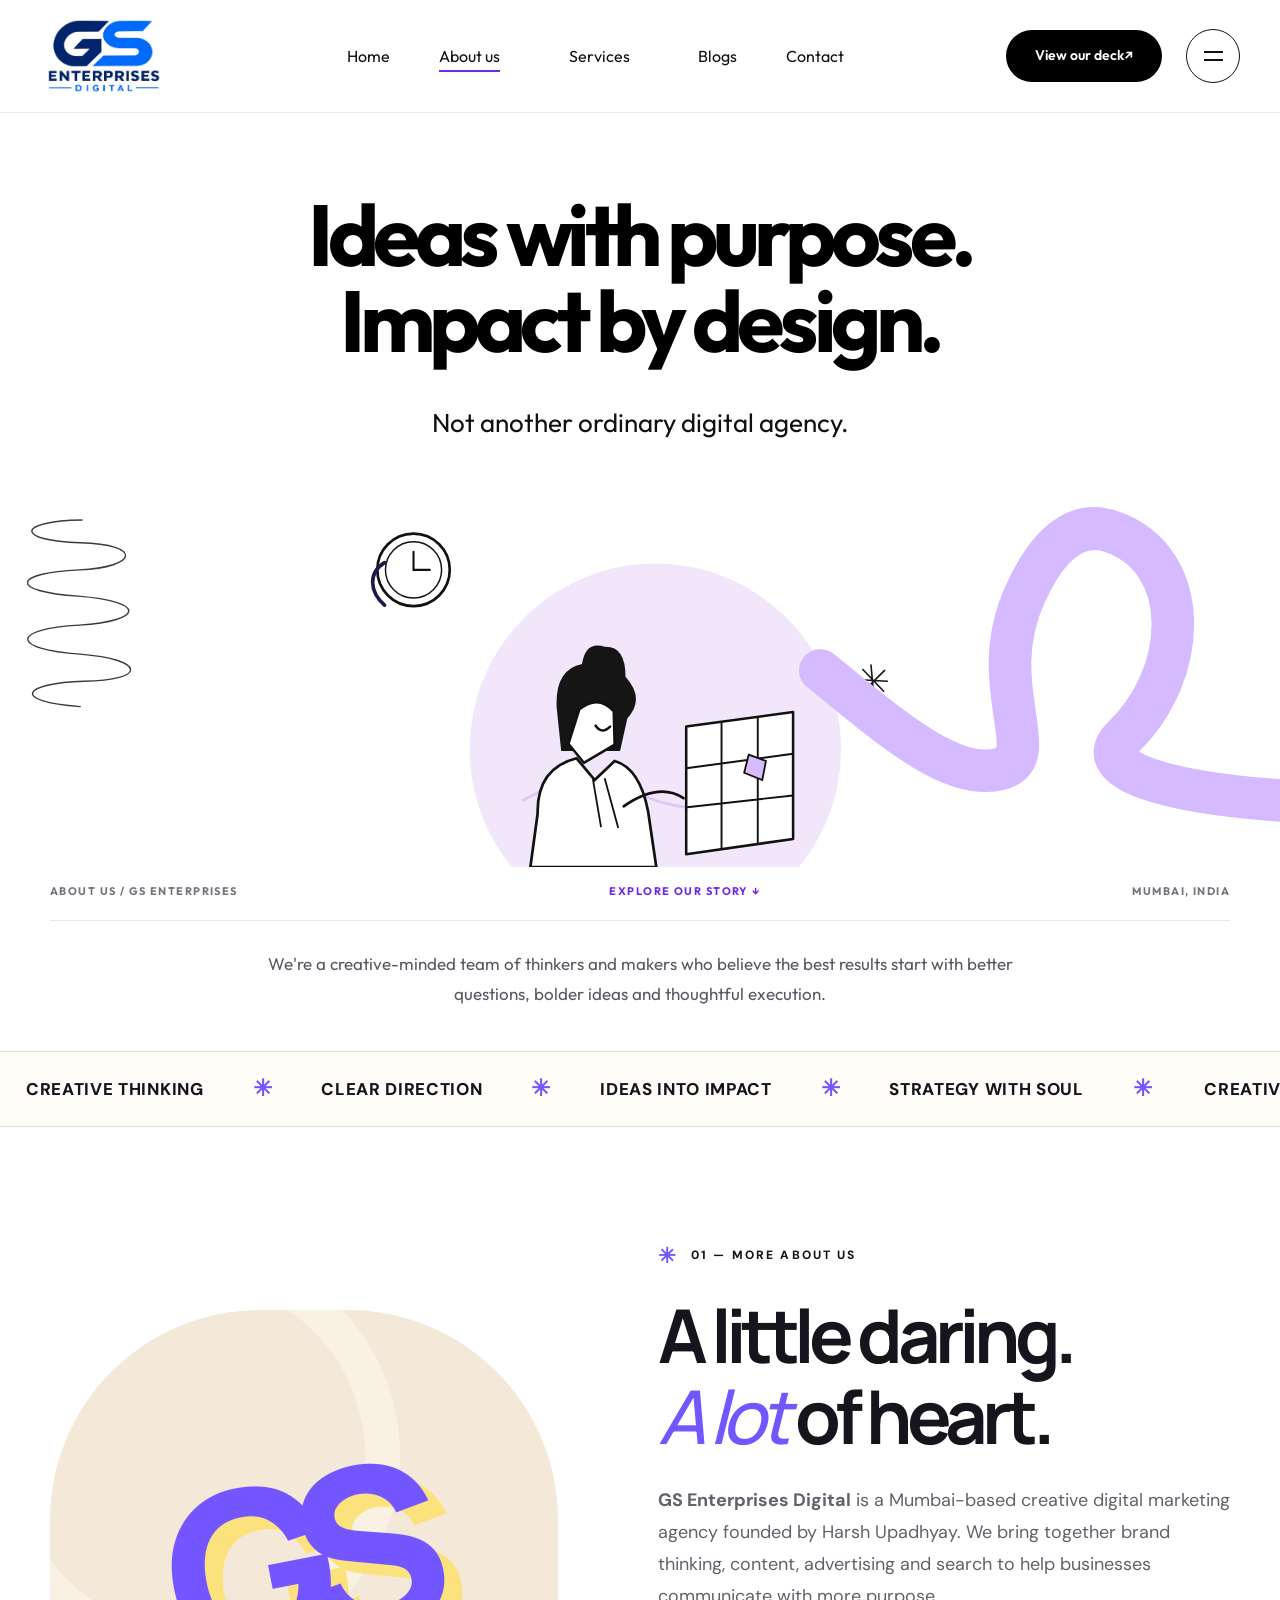
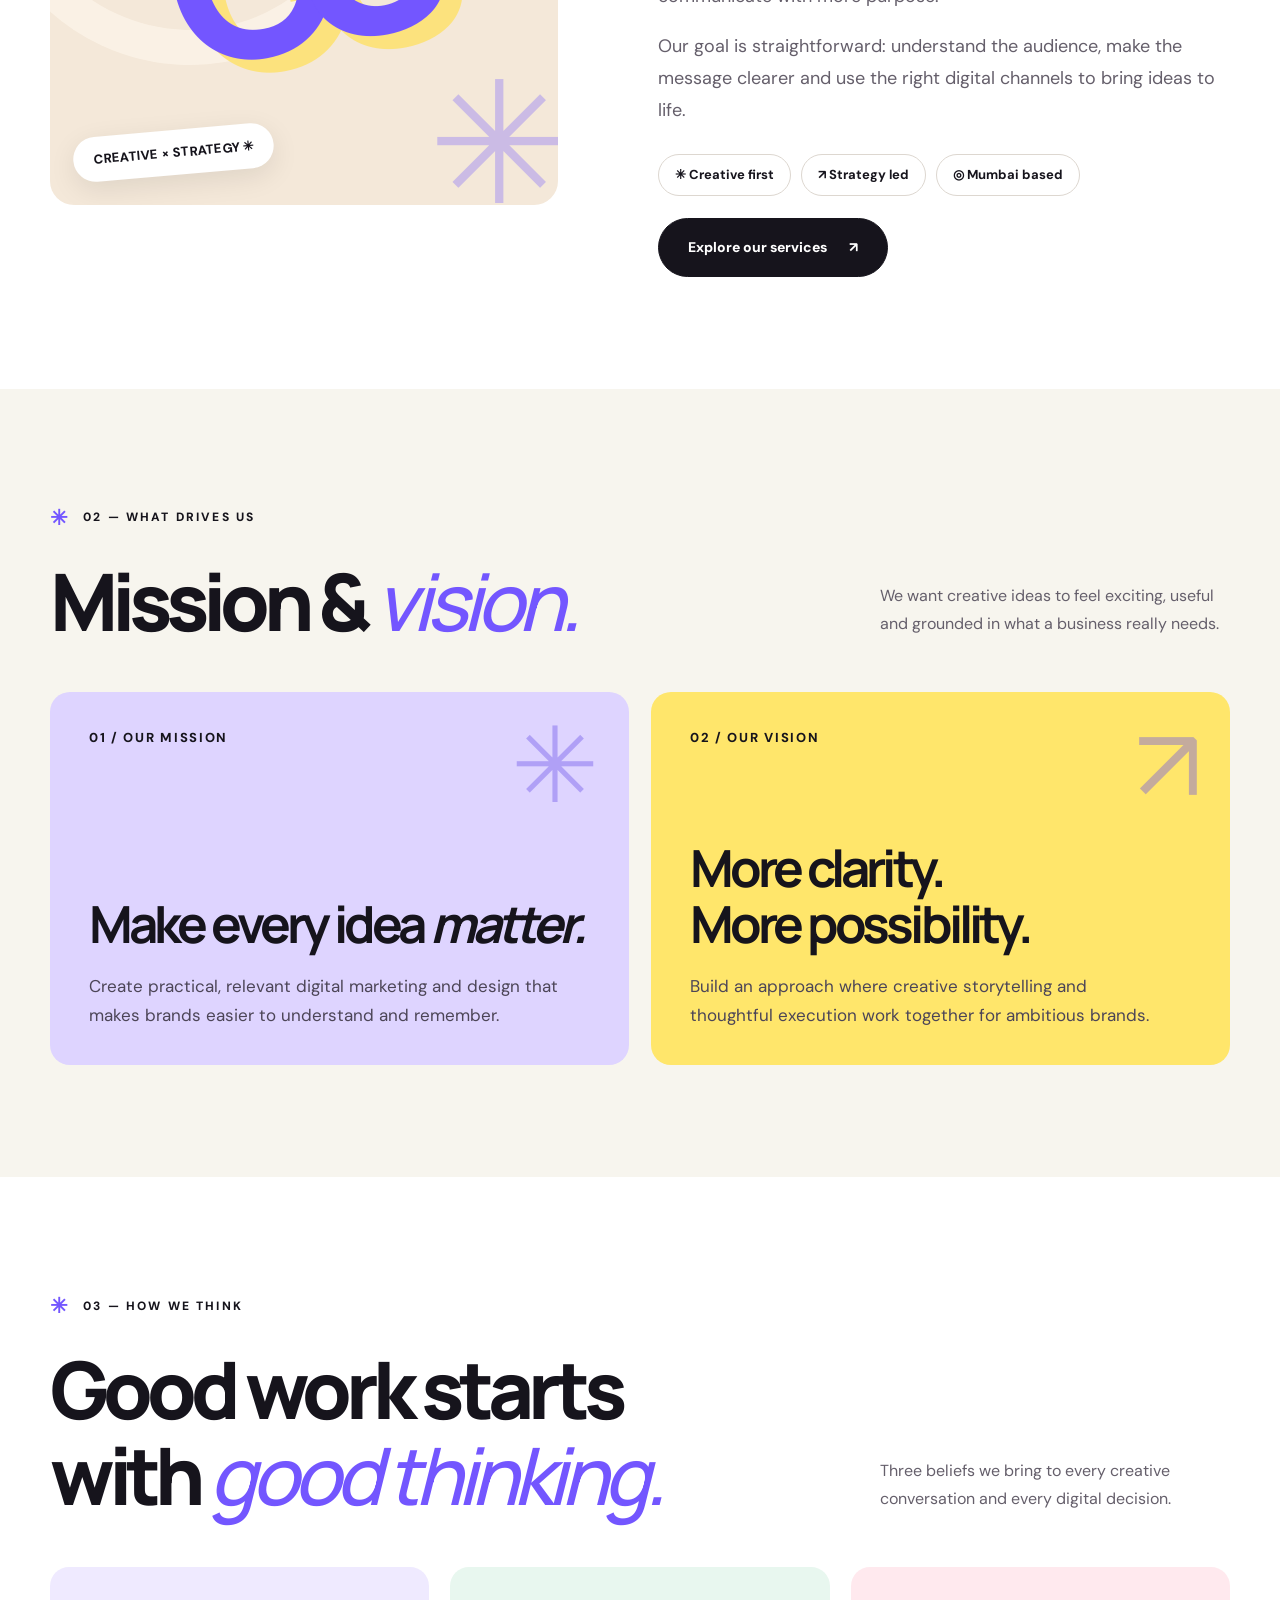
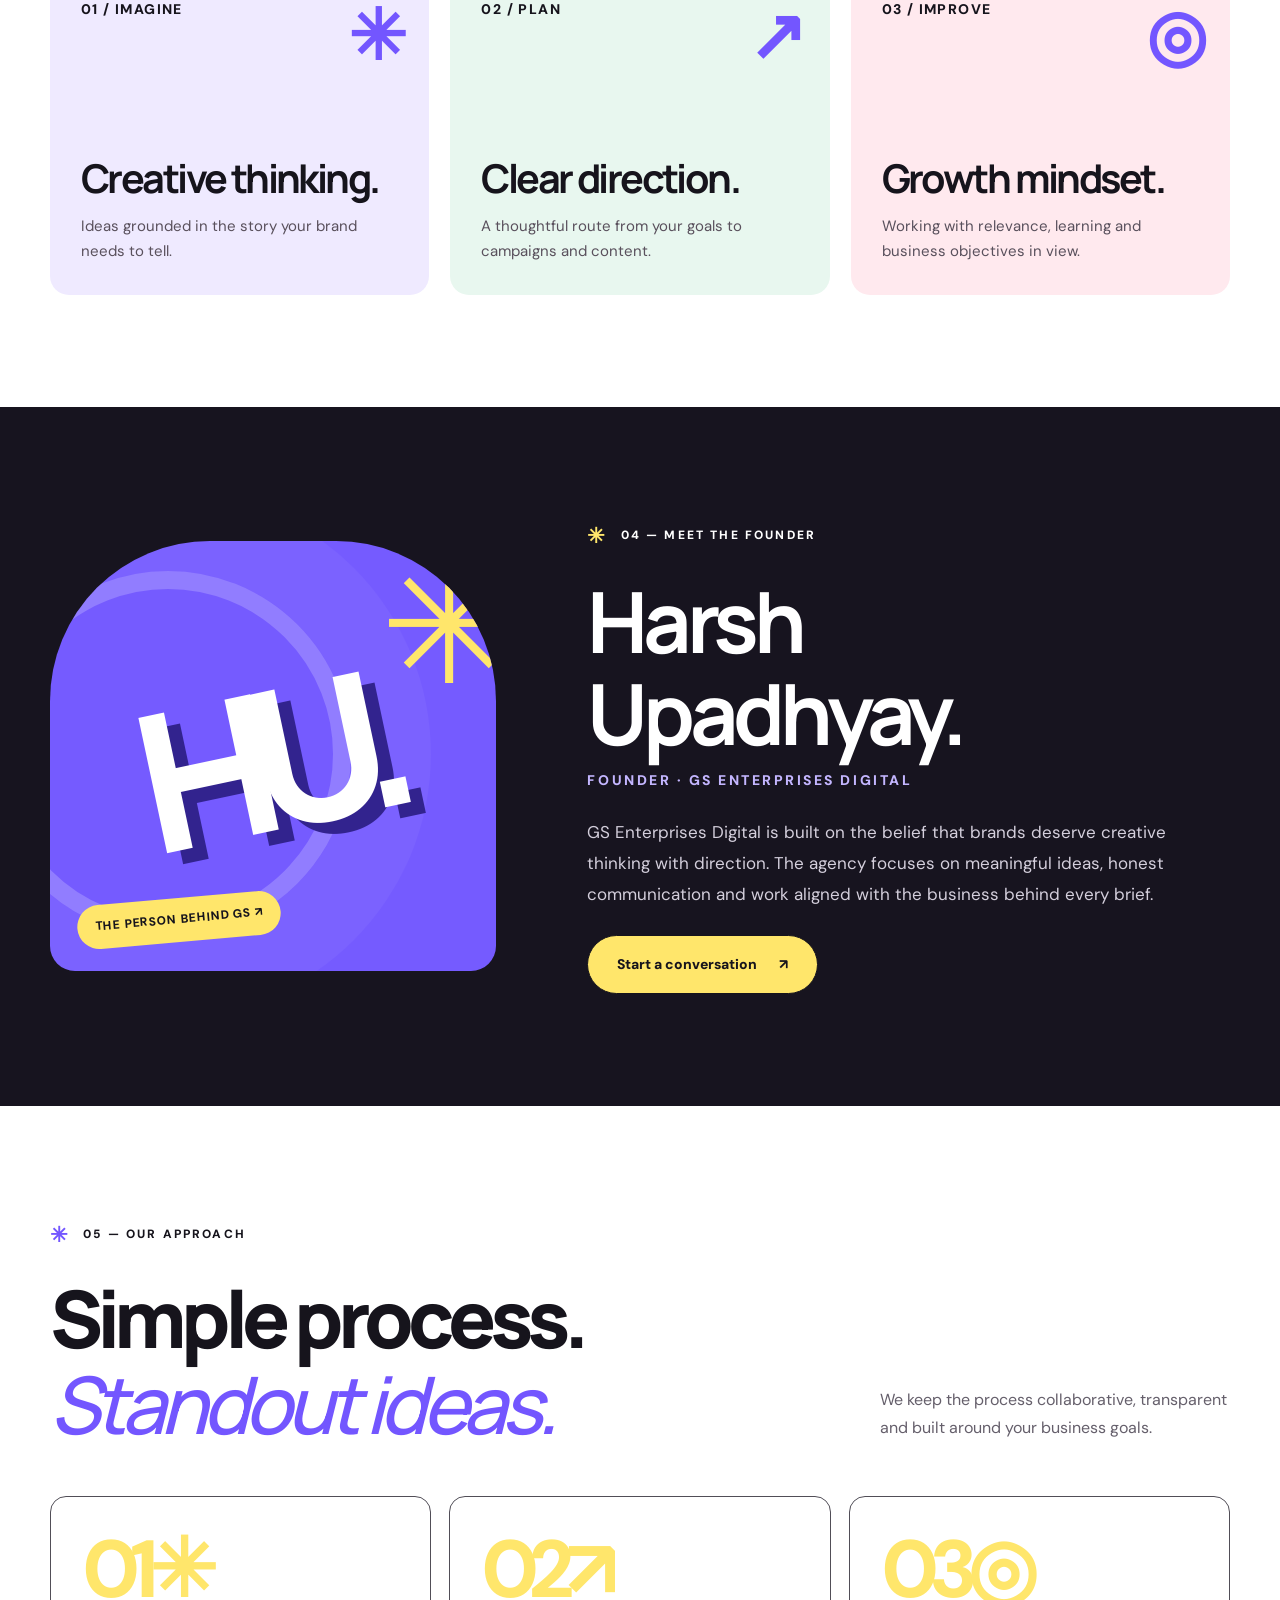
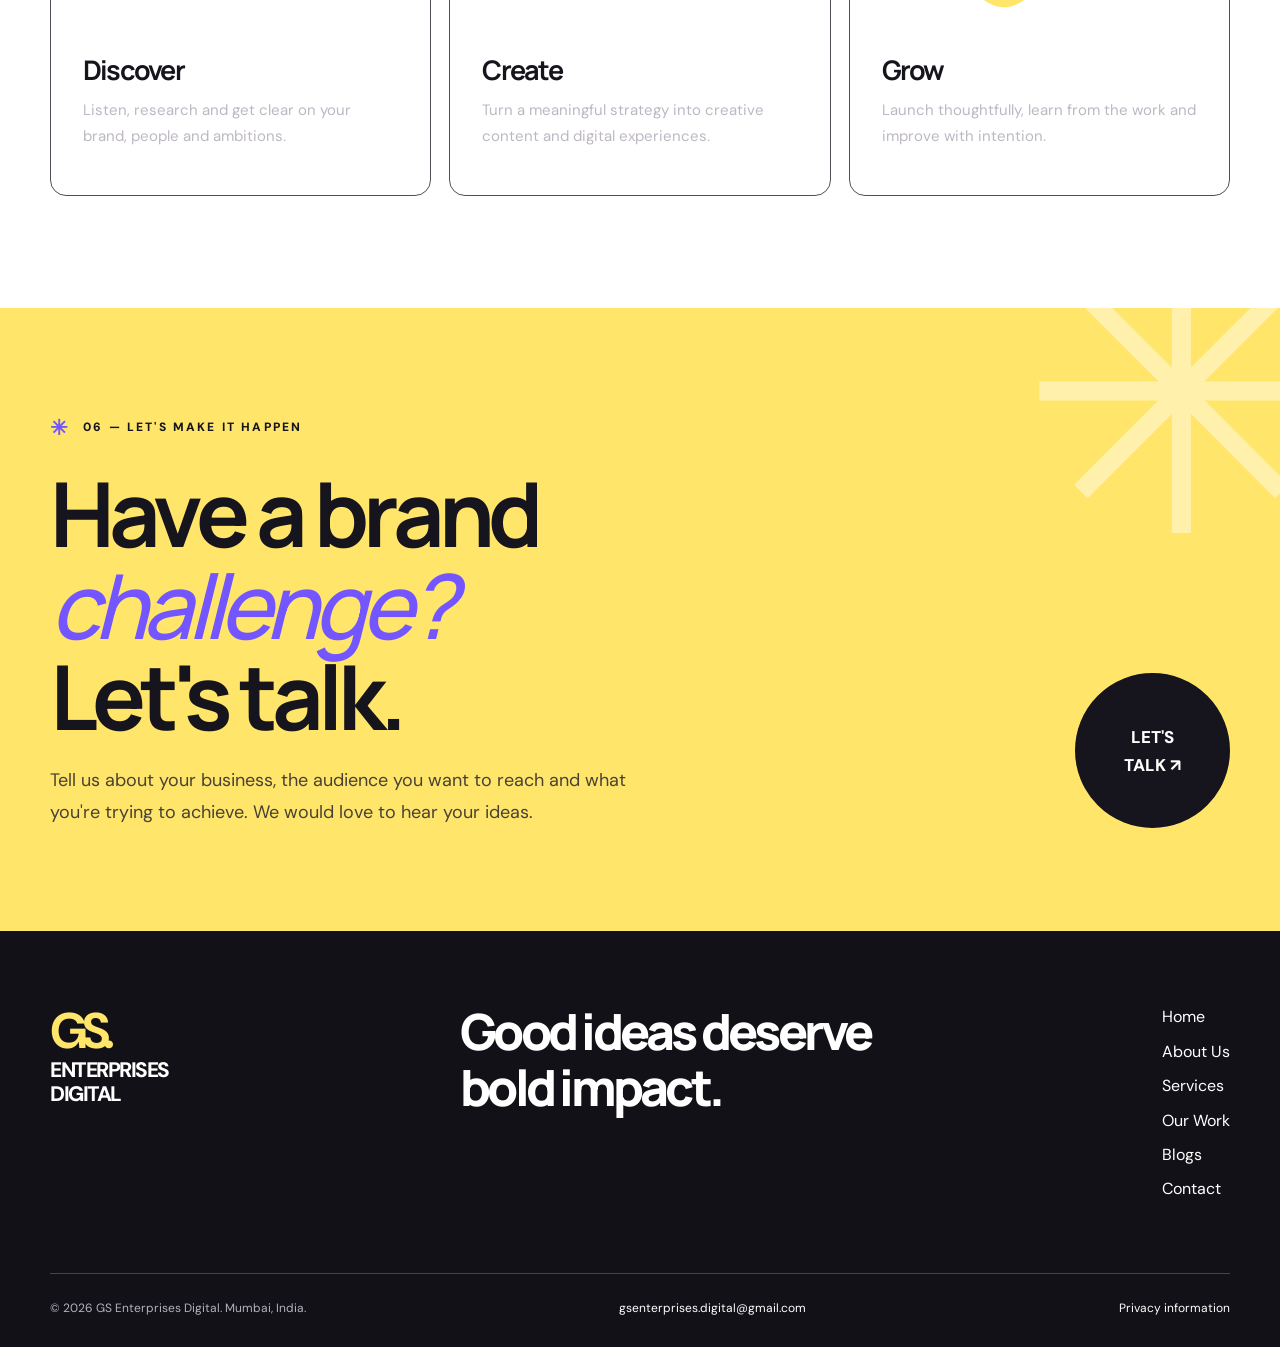
<file: about.html>
<!DOCTYPE html><html lang="en"><head>
<!-- Google Analytics 4 | GS Enterprises Digital -->
<script async src="https://www.googletagmanager.com/gtag/js?id=G-5CF73ZM6JW"></script>
<script>
  window.dataLayer = window.dataLayer || [];
  function gtag(){dataLayer.push(arguments);}
  gtag('js', new Date());
  gtag('config', 'G-5CF73ZM6JW');
</script>
<!-- End Google Analytics 4 -->

<meta charset="utf-8"><meta name="viewport" content="width=device-width, initial-scale=1">
<meta name="theme-color" content="#ffe66b"><title>About Us | GS Enterprises Digital — Mumbai Creative Agency</title>
<meta name="description" content="Get to know GS Enterprises Digital, a Mumbai-based creative marketing agency founded by Harsh Upadhyay. Explore our story, mission, values and approach.">
<link rel="canonical" href="https://gsenterprisesdigital-sudo.github.io/TESTING/about.html">
<meta property="og:type" content="website"><meta property="og:title" content="About GS Enterprises Digital — Ideas with Purpose"><meta property="og:description" content="Big ideas, clear thinking and work that matters. Meet GS Enterprises Digital.">
<link rel="preconnect" href="https://fonts.googleapis.com"><link rel="preconnect" href="https://fonts.gstatic.com" crossorigin>
<link href="https://fonts.googleapis.com/css2?family=DM+Sans:wght@400;500;600;700;800&family=Manrope:wght@400;500;600;700;800&display=swap" rel="stylesheet">
<script type="application/ld+json">{"@context":"https://schema.org","@type":"AboutPage","name":"About GS Enterprises Digital","url":"https://gsenterprisesdigital-sudo.github.io/TESTING/about.html","about":{"@type":"Organization","name":"GS Enterprises Digital","founder":{"@type":"Person","name":"Harsh Upadhyay"},"email":"gsenterprises.digital@gmail.com","address":{"@type":"PostalAddress","addressLocality":"Mumbai","addressCountry":"IN"}}}</script>
<style>
:root{--ink:#16141c;--cream:#f7f5ee;--paper:#fffefa;--yellow:#ffe66b;--purple:#7356ff;--lavender:#eee8ff;--pink:#ff8bab;--border:#dcd9d3;--muted:#655f6b;--max:1240px}
*{box-sizing:border-box}html{scroll-behavior:smooth;scroll-padding-top:95px}body{margin:0;color:var(--ink);font:400 16px/1.65 'DM Sans',Arial,sans-serif;background:var(--paper);overflow-x:hidden}button,input,select,textarea{font:inherit}button{cursor:pointer}a{color:inherit;text-decoration:none}img{max-width:100%;display:block}h1,h2,h3,p{margin-top:0}h1,h2,h3{font-family:Manrope,'DM Sans',sans-serif;line-height:1.09;letter-spacing:-.065em}::selection{background:var(--yellow);color:var(--ink)}:focus-visible{outline:3px solid var(--purple);outline-offset:3px}.shell{width:min(var(--max),calc(100% - 100px));margin-inline:auto}.skip{position:fixed;top:-100px;left:14px;padding:10px 16px;z-index:200;background:#111;color:#fff}.skip:focus{top:12px}.scroll-progress{position:fixed;top:0;left:0;height:3px;width:0;background:var(--purple);z-index:150}
/* header */
.header{position:sticky;top:0;z-index:100;background:rgba(255,255,255,.96);backdrop-filter:blur(16px);border-bottom:1px solid #eceae4}.header-inner{height:89px;display:flex;align-items:center;gap:30px}.brand{display:inline-flex;align-items:center;flex-shrink:0;width:149px}.brand img{width:136px;height:79px;object-fit:contain}.nav{display:flex;align-items:center;justify-content:center;gap:34px;margin-left:auto}.nav-link{position:relative;font-size:14px;font-weight:750;white-space:nowrap}.nav-link::after{content:"";position:absolute;bottom:-10px;left:0;height:3px;width:0;background:var(--purple);border-radius:2px;transition:width .25s}.nav-link:hover::after,.nav-link[aria-current="location"]::after{width:100%}.header-cta{background:var(--yellow);border-radius:50px;padding:13px 22px;font-size:13px;font-weight:800;white-space:nowrap;transition:transform .2s,background .2s}.header-cta span{padding-left:16px;font-size:18px}.header-cta:hover{background:#ffda40;transform:translateY(-2px)}.menu{display:none;width:46px;height:46px;border:1px solid var(--ink);border-radius:50%;background:#fff;place-content:center;gap:6px;flex-shrink:0}.menu span{display:block;height:2px;width:20px;background:#15141b;transition:transform .2s}.menu[aria-expanded="true"] span:first-child{transform:translateY(4px) rotate(45deg)}.menu[aria-expanded="true"] span:last-child{transform:translateY(-4px) rotate(-45deg)}.mobile-drawer{display:none;background:white;border-top:1px solid #e9e7e0;padding:16px 5% 26px;box-shadow:0 20px 40px #0000000d}.mobile-drawer.open{display:grid;gap:0}.mobile-drawer a{padding:11px 8px;font-size:18px;font-weight:700}.mobile-drawer .header-cta{margin-top:10px;text-align:center;justify-self:start}
/* hero */
.hero{position:relative;background:var(--cream);isolation:isolate;overflow:hidden;min-height:730px}.hero:before{content:"";position:absolute;left:-90px;top:175px;background:#ded6ff;border-radius:50%;width:185px;height:185px}.hero:after{content:"";position:absolute;right:-95px;bottom:95px;background:var(--yellow);border-radius:50%;width:286px;height:286px;z-index:-1}.hero-content{position:relative;padding-top:103px;z-index:2}.hero-kicker{font-size:12px;font-weight:800;letter-spacing:.20em;text-transform:uppercase;display:flex;align-items:center;gap:16px;color:#403368}.hero-kicker:before{content:"";height:2px;width:36px;background:#403368}.hero-kicker span{font-size:25px;color:var(--purple);line-height:0}.hero h1{font-size:clamp(70px,8.75vw,132px);font-weight:800;letter-spacing:-.094em;margin:49px 0 34px;max-width:1100px}.hero h1 .line{display:block;white-space:nowrap}.hero h1 .accent{position:relative;display:inline-block;color:var(--purple)}.hero h1 .accent:after{position:absolute;content:"";height:9px;left:2%;width:96%;bottom:-4px;background:var(--yellow);transform:rotate(-2deg);z-index:-1}.hero h1 em{font-weight:500;font-style:italic;letter-spacing:-.11em}.hero-under{display:flex;align-items:center;justify-content:space-between;max-width:990px;gap:35px;margin-top:30px}.hero-under p{font-size:18px;line-height:1.6;max-width:365px;color:#5b5660}.round-link{background:var(--ink);color:#fff;min-width:70px;height:70px;display:grid;place-items:center;border-radius:50%;font-size:28px;transition:transform .25s,background .25s}.round-link:hover{background:var(--purple);transform:translate(5px,-5px)}.hero-spark{position:absolute;color:var(--purple);font:700 88px/1 Arial,sans-serif;right:8%;top:120px;transform:rotate(-16deg);animation:lazyspin 13s linear infinite}.hero-squiggle{position:absolute;right:2%;bottom:122px;color:var(--pink);font:800 80px/1 Arial,sans-serif;transform:rotate(20deg)}.hero-foot{margin-top:94px;display:flex;justify-content:space-between;align-items:center;gap:20px;border-top:1px solid #dad6c9;padding:25px 0;font-size:11px;letter-spacing:.16em;font-weight:800;text-transform:uppercase}.marquee{background:#fffdf8;border-top:1px solid #dedbd2;border-bottom:1px solid #dedbd2;overflow:hidden;white-space:nowrap;transform:rotate(-1deg);margin:0 -7px;position:relative;z-index:3}.marquee-track{display:flex;width:max-content;animation:marquee 33s linear infinite}.marquee-line{display:flex;align-items:center;gap:49px;padding:18px 26px;text-transform:uppercase;font-size:17px;letter-spacing:.04em;font-weight:800}.marquee-line b{font-size:23px;color:var(--purple)}
/* sections */
.section{padding:112px 0}.eyebrow{font-size:12px;letter-spacing:.18em;font-weight:800;text-transform:uppercase;margin-bottom:22px;display:flex;align-items:center;gap:13px}.eyebrow:before{content:"✳";color:var(--purple);font-size:21px}.section-title{font-size:clamp(47px,6.2vw,83px);margin:0;font-weight:800;letter-spacing:-.075em}.section-title em{font-style:italic;font-weight:500;color:var(--purple)}.section-head{display:flex;justify-content:space-between;align-items:end;gap:50px;margin-bottom:48px}.section-head>p{max-width:350px;color:var(--muted);font-size:16px;line-height:1.75;margin:0 0 6px}.text-link{border-bottom:2px solid var(--ink);padding-bottom:7px;font-weight:800;font-size:14px;white-space:nowrap}.text-link:hover{color:var(--purple);border-color:var(--purple)}
/* services */
.services{background:#fff}.service-grid{display:grid;grid-template-columns:repeat(2,minmax(0,1fr));gap:22px}.service{position:relative;min-height:378px;border-radius:18px;padding:34px 36px 30px;display:flex;flex-direction:column;overflow:hidden;background:#f7f3eb;transition:transform .35s,box-shadow .35s}.service:nth-child(1){background:#f2edff}.service:nth-child(2){background:#fff0b5}.service:nth-child(3){background:#ffe8e8}.service:nth-child(4){background:#e5f4ed}.service:nth-child(5){background:#edefff}.service:nth-child(6){background:#ffefe2}.service:hover{transform:translateY(-7px);box-shadow:0 20px 34px #25222f13}.service-top{display:flex;align-items:start;justify-content:space-between}.service-num{font-weight:800;font-size:13px;letter-spacing:.1em}.circle-arrow{width:48px;height:48px;border:1.5px solid var(--ink);border-radius:50%;display:grid;place-items:center;font-size:23px;transition:background .25s,color .25s}.service:hover .circle-arrow{background:var(--ink);color:#fff}.service-visual{position:relative;flex:1;min-height:160px;display:grid;place-items:center;overflow:hidden}.service-art{font:800 clamp(77px,10vw,146px)/1 Manrope,Arial,sans-serif;letter-spacing:-.12em;transform:rotate(-10deg);color:var(--ink);text-shadow:12px 12px 0 #ffffff80;transition:transform .3s}.service:hover .service-art{transform:rotate(0deg) scale(1.05)}.service:nth-child(1) .service-art{color:#7758f2}.service:nth-child(3) .service-art{color:#f4668c}.service:nth-child(4) .service-art{color:#167859}.service:nth-child(5) .service-art{color:#4053d3}.service:nth-child(6) .service-art{color:#e78333}.service-art:before{content:"";position:absolute;width:110px;height:110px;border:2px solid currentColor;border-radius:50%;left:-30px;top:-25px;opacity:.18}.service h3{font-size:clamp(27px,3vw,43px);margin:0 0 7px}.service p{font-size:15px;max-width:450px;color:#4c4850;line-height:1.65;margin:0}.service-more{text-align:center;margin-top:45px}.pill-btn{display:inline-flex;align-items:center;justify-content:center;gap:22px;background:var(--ink);color:white;border-radius:40px;padding:17px 29px;font-size:14px;font-weight:800;border:1px solid var(--ink);transition:transform .2s,background .2s}.pill-btn:hover{background:var(--purple);border-color:var(--purple);transform:translateY(-3px)}
/* about */
.about{background:var(--yellow);position:relative;overflow:hidden}.about:before{content:"✳";position:absolute;top:70px;right:2%;font:800 300px/1 Arial,sans-serif;color:#ffffff58;animation:lazyspin 40s linear infinite}.about-grid{display:grid;grid-template-columns:1.05fr .95fr;gap:70px;align-items:center;position:relative;z-index:2}.about .eyebrow:before{color:var(--purple)}.about-title{font-size:clamp(60px,7vw,96px);margin:0 0 26px}.about-title em{color:var(--purple);font-weight:500}.about-lead{font-size:19px;max-width:600px;line-height:1.7;margin:0 0 30px}.tabs{display:flex;gap:9px;flex-wrap:wrap;margin-bottom:20px}.tab{border:1px solid var(--ink);background:transparent;border-radius:60px;padding:10px 18px;font-size:13px;font-weight:800}.tab[aria-selected="true"]{background:#111;color:#fff}.tab-panel{background:#ffffff80;border:1px solid #11111130;border-radius:15px;padding:22px 24px;max-width:590px;font-size:16px;min-height:110px}.tab-panel[hidden]{display:none}.about-art{min-height:460px;position:relative;display:grid;place-items:center}.about-blob{height:370px;width:370px;background:#ded3ff;border-radius:44% 56% 59% 41%/50% 39% 61% 50%;animation:blob 9s ease-in-out infinite;display:grid;place-items:center;transform:rotate(-12deg)}.about-blob strong{font-size:190px;font-weight:800;line-height:1;letter-spacing:-.15em;color:var(--purple);text-shadow:10px 13px 0 white}.about-sticker{position:absolute;top:14px;right:14px;background:#fff;padding:15px 20px;border-radius:80px;transform:rotate(10deg);font-weight:800;font-size:13px;box-shadow:0 7px 20px #00000018}.about-ring{position:absolute;bottom:0;left:1%;width:110px;height:110px;border:8px solid #16141c;border-radius:50%}
/* work concept samples */
.work{background:var(--cream)}.filters{display:flex;align-items:center;gap:11px;flex-wrap:wrap;margin:0 0 30px}.filter{padding:10px 19px;border:1px solid #d5d1c9;background:transparent;border-radius:50px;font-size:13px;font-weight:800}.filter[aria-pressed="true"]{background:var(--ink);color:#fff;border-color:var(--ink)}.work-grid{display:grid;grid-template-columns:repeat(2,minmax(0,1fr));gap:28px}.work-card{min-width:0}.work-card[hidden]{display:none}.work-visual{height:345px;border-radius:15px;overflow:hidden;display:grid;place-items:center;position:relative;transition:transform .3s}.work-card:hover .work-visual{transform:translateY(-4px)}.work-visual.violet{background:#c9b7ff}.work-visual.peach{background:#ffbb9c}.work-visual.mint{background:#bee8d9}.work-visual.blue{background:#b4c9ff}.work-main{font-size:clamp(58px,7vw,110px);line-height:.95;font-weight:800;letter-spacing:-.11em;transform:rotate(-9deg);text-align:center;max-width:86%;position:relative;z-index:2}.work-visual.peach .work-main{color:#b83169}.work-visual.mint .work-main{color:#175e4b}.work-visual.blue .work-main{color:#193c90}.work-visual.violet .work-main{color:#4d20c0}.work-orb{position:absolute;border:20px solid #ffffff69;border-radius:50%;width:220px;height:220px;right:-65px;top:-75px}.work-smile{position:absolute;bottom:22px;left:30px;font-weight:800;font-size:14px;letter-spacing:.1em}.work-caption{display:flex;align-items:center;justify-content:space-between;gap:14px;padding:19px 3px}.work-caption h3{font-size:27px;margin:0 0 5px}.work-caption p{font-size:13px;letter-spacing:.09em;text-transform:uppercase;font-weight:800;color:#77716e;margin:0}.work-caption b{font-size:25px}.work-note{margin:25px 0 0;font-size:13px;color:#6b6470}
/* process */
.process{background:var(--ink);color:#fff}.process .eyebrow:before{color:var(--yellow)}.process .section-title em{color:var(--yellow)}.process .section-head>p{color:#c3bec7}.process-grid{display:grid;grid-template-columns:repeat(3,minmax(0,1fr));gap:18px}.process-card{border:1px solid #514e57;border-radius:16px;padding:32px;min-height:305px;transition:background .3s}.process-card:hover{background:#27242f}.process-number{font-size:81px;line-height:1;font-weight:800;letter-spacing:-.1em;color:var(--yellow);display:block;margin-bottom:45px}.process-card h3{font-size:27px;margin:0 0 13px}.process-card p{color:#bdb7c4;line-height:1.75;font-size:15px;margin:0}
/* blog */
.blogs{background:#fff}.blog-grid{display:grid;grid-template-columns:repeat(3,minmax(0,1fr));gap:22px}.blog-card{border-radius:15px;border:1px solid #e9e6e0;overflow:hidden;display:flex;flex-direction:column;min-height:365px;transition:transform .25s,box-shadow .25s}.blog-card:hover{transform:translateY(-5px);box-shadow:0 18px 30px #0000000d}.blog-cover{height:185px;background:#eee6ff;display:grid;place-items:center;font-size:75px;font-weight:800;color:var(--purple);overflow:hidden}.blog-card:nth-child(2) .blog-cover{background:#fff0be;color:#101010}.blog-card:nth-child(3) .blog-cover{background:#ffe2eb;color:#e54d7d}.blog-cover img{height:100%;width:100%;object-fit:cover;transition:transform .4s}.blog-card:hover .blog-cover img{transform:scale(1.05)}.blog-body{padding:24px;display:flex;flex-direction:column;flex:1}.blog-category{font-size:12px;font-weight:800;text-transform:uppercase;letter-spacing:.12em;color:var(--purple)}.blog-body h3{font-size:22px;letter-spacing:-.045em;line-height:1.3;margin:15px 0}.blog-date{color:#777;font-size:12px}.blog-body .read{font-size:13px;font-weight:800;border-top:1px solid #eee;padding-top:15px;margin-top:auto}.blogger-status{grid-column:1/-1;background:var(--lavender);border-radius:14px;min-height:175px;display:flex;justify-content:center;align-items:center;gap:10px;padding:25px;text-align:center;flex-wrap:wrap}.blogger-status a{font-weight:800;color:var(--purple);text-decoration:underline}
/* deck */
.deck-strip{background:#eee7ff;padding:64px 0}.deck-inner{display:flex;align-items:center;justify-content:space-between;gap:40px}.deck-inner h2{font-size:clamp(41px,5vw,64px);margin:0 0 15px}.deck-inner p{font-size:16px;margin:0;color:#625c68}
/* enquiry / form - original GS form behavior preserved */
.enquiry{background:#fff;padding:110px 0}.enquiry-grid{display:grid;grid-template-columns:.88fr 1.12fr;gap:65px;align-items:start}.enquiry-side{position:sticky;top:120px}.enquiry-kicker{font-size:12px;font-weight:800;letter-spacing:.16em;text-transform:uppercase;color:var(--purple)}.enquiry-side h2{font-size:clamp(51px,6.1vw,83px);margin:24px 0}.enquiry-side h2 em{font-style:italic;font-weight:500;color:var(--purple)}.enquiry-side>p{font-size:17px;line-height:1.8;max-width:360px;color:#655f6b}.enquiry-aside-link{display:inline-block;font-size:15px;font-weight:800;overflow-wrap:anywhere;border-bottom:2px solid var(--ink);margin:25px 0 10px}.enquiry-sticker{font-size:80px;color:var(--purple);margin-top:60px}.enquiry-card{background:var(--cream);border:1px solid #e8e4dc;border-radius:22px;padding:36px}.enquiry-card-header{display:flex;gap:18px;justify-content:space-between;align-items:center;margin-bottom:26px}.enquiry-card-header h3{font-size:29px;margin:0}.enquiry-card-header>span{font-size:12px;font-weight:800;color:var(--purple);background:#e6dcff;padding:8px 11px;border-radius:25px;white-space:nowrap}.enquiry-fields{display:grid;grid-template-columns:repeat(2,minmax(0,1fr));gap:16px}.enquiry-field{display:flex;flex-direction:column;gap:7px;min-width:0}.enquiry-field.full{grid-column:1/-1}.enquiry-field label{font-size:12px;font-weight:800}.enquiry-field label span{color:var(--purple)}.enquiry-field input,.enquiry-field select,.enquiry-field textarea{width:100%;background:white;border:1px solid #ddd9d5;border-radius:9px;outline:0;padding:13px;font-size:14px;min-height:51px;color:var(--ink);transition:box-shadow .2s,border-color .2s}.enquiry-field textarea{resize:vertical;min-height:124px}.enquiry-field :is(input,select,textarea):focus{border-color:var(--purple);box-shadow:0 0 0 4px #7356ff20}.enquiry-actions{display:flex;flex-wrap:wrap;gap:12px;margin:24px 0 0}.enquiry-submit,.enquiry-copy{border-radius:30px;border:1px solid var(--ink);padding:14px 20px;font-size:13px;font-weight:800;min-height:50px}.enquiry-submit{background:var(--ink);color:#fff}.enquiry-submit:hover{background:var(--purple);border-color:var(--purple)}.enquiry-copy{background:transparent}.enquiry-copy:hover{background:#eee6ff;border-color:var(--purple)}.enquiry-feedback{font-size:13px;color:#4e2b95;margin:12px 0 0}.enquiry-feedback:empty{display:none}.enquiry-helper{font-size:12px;color:#777;line-height:1.75;margin:18px 0 0}.enquiry-helper a{text-decoration:underline}
/* footer */
.contact-banner{background:var(--yellow);padding:95px 0}.contact-inner{display:flex;align-items:center;justify-content:space-between;gap:38px}.contact-banner h2{font-size:clamp(49px,6.5vw,90px);margin:20px 0 0;max-width:960px}.talk-circle{width:155px;height:155px;flex-shrink:0;border:2px solid var(--ink);border-radius:50%;display:grid;place-items:center;transform:rotate(-13deg);font-size:17px;font-weight:800;text-align:center;padding:10px;transition:transform .3s,background .3s,color .3s}.talk-circle:hover{transform:rotate(3deg);background:var(--ink);color:white}.footer{background:#121118;color:#fff;padding:73px 0 28px}.footer-top{display:flex;align-items:start;justify-content:space-between;gap:40px}.footer-wordmark{font-weight:800;font-size:21px;line-height:1.1;letter-spacing:-.07em}.footer-wordmark strong{display:block;font-size:50px;letter-spacing:-.13em;color:var(--yellow)}.footer-slogan{max-width:500px;font-size:clamp(30px,3.9vw,52px);font-family:Manrope,sans-serif;letter-spacing:-.075em;font-weight:800;line-height:1.12}.footer-nav{display:grid;gap:8px}.footer-nav a:hover{color:var(--yellow)}.footer-bottom{margin-top:70px;border-top:1px solid #45434d;padding-top:25px;display:flex;justify-content:space-between;gap:20px;flex-wrap:wrap;font-size:12px;color:#b5b2bb}.footer-bottom a{color:white}.privacy-note{background:#18171e;color:#bcb7c3;padding:25px 0}.privacy-note details{font-size:12px}.privacy-note summary{cursor:pointer;color:#fff;font-weight:800}.privacy-note p{margin:9px 0;max-width:900px}.to-top{position:fixed;right:20px;bottom:20px;background:var(--purple);border:0;color:white;font-size:24px;border-radius:50%;height:50px;width:50px;display:grid;place-items:center;z-index:85;opacity:0;pointer-events:none;transform:translateY(10px);transition:.3s}.to-top.show{opacity:1;pointer-events:auto;transform:none}
/* motion */
.js .reveal{opacity:0;transform:translateY(30px);transition:opacity .75s ease,transform .75s ease}.js .reveal.visible{opacity:1;transform:none}@keyframes lazyspin{to{transform:rotate(360deg)}}@keyframes marquee{to{transform:translateX(-50%)}}@keyframes blob{50%{border-radius:62% 38% 45% 55%/40% 56% 44% 60%;transform:rotate(8deg)}}
@media(max-width:1140px){.shell{width:calc(100% - 70px)}.nav{gap:20px}.nav-link{font-size:13px}.hero h1{font-size:clamp(70px,8.4vw,108px)}.hero{min-height:685px}.about-grid{gap:30px}.about-blob{height:320px;width:320px}.about-blob strong{font-size:160px}.enquiry-grid{gap:35px}}
@media(max-width:900px){.nav{display:none}.header-inner{height:78px}.brand{margin-right:auto}.menu{display:grid}.shell{width:calc(100% - 52px)}.hero{min-height:645px}.hero h1{font-size:clamp(60px,9vw,90px)}.section{padding:85px 0}.about-grid,.enquiry-grid{grid-template-columns:1fr}.about-art{min-height:380px}.about-blob{width:335px;height:335px}.enquiry-side{position:static}.process-grid{gap:10px}.process-card{padding:22px}.work-visual{height:270px}.service{padding:27px}.section-head{align-items:start}.blog-grid{gap:13px}}
@media(max-width:650px){.shell{width:calc(100% - 36px)}.header-inner{height:72px;gap:10px}.brand{width:107px}.brand img{width:107px;height:66px}.header-cta{font-size:11px;padding:11px 13px}.header-cta span{padding-left:7px;font-size:14px}.menu{height:42px;width:42px}.hero{min-height:605px}.hero-content{padding-top:81px}.hero-kicker{font-size:9px;gap:8px}.hero-kicker:before{width:20px}.hero h1{font-size:clamp(45px,10.9vw,76px);margin:42px 0 25px}.hero h1 .line{white-space:normal}.hero-under{gap:15px}.hero-under p{font-size:15px;max-width:245px}.round-link{min-width:57px;height:57px;font-size:23px}.hero-spark{font-size:50px;right:7%;top:72px}.hero-squiggle{font-size:60px;bottom:94px}.hero:after{height:160px;width:160px;right:-75px;bottom:100px}.hero:before{width:120px;height:120px;left:-70px;top:140px}.hero-foot{margin-top:92px;padding:20px 0;font-size:9px;letter-spacing:.07em}.marquee-line{font-size:13px;gap:23px;padding:15px 16px}.section{padding:72px 0}.section-head{display:block;margin-bottom:32px}.section-head>p{margin-top:18px}.section-title{font-size:clamp(42px,10.2vw,64px)}.service-grid,.work-grid,.process-grid,.blog-grid{grid-template-columns:1fr}.service{min-height:320px}.service-visual{min-height:125px}.service-art{font-size:105px}.service h3{font-size:31px}.service p{font-size:14px}.about-title{font-size:clamp(51px,11vw,70px)}.about-lead{font-size:16px}.about-art{min-height:320px}.about-blob{height:260px;width:260px}.about-blob strong{font-size:138px}.about-sticker{right:0;font-size:11px}.about-ring{height:75px;width:75px}.tab{font-size:11px;padding:9px 13px}.work-visual{height:295px}.work-main{font-size:78px}.process-card{min-height:230px}.process-number{margin-bottom:26px;font-size:66px}.blog-grid{gap:20px}.deck-inner,.contact-inner,.footer-top{display:block}.deck-inner .pill-btn{margin-top:25px}.enquiry{padding:76px 0}.enquiry-side h2{font-size:55px}.enquiry-sticker{display:none}.enquiry-card{padding:21px;border-radius:15px}.enquiry-fields{grid-template-columns:1fr}.enquiry-card-header{display:block}.enquiry-card-header span{display:inline-block;margin-top:12px}.enquiry-actions>*{width:100%}.contact-banner{padding:70px 0}.contact-banner h2{font-size:clamp(49px,10vw,70px)}.talk-circle{height:118px;width:118px;margin-top:33px}.footer-slogan{margin:35px 0}.footer-nav{margin-top:35px}.footer-bottom{margin-top:45px}}
@media(prefers-reduced-motion:reduce){*,*:before,*:after{animation:none!important;transition:none!important;scroll-behavior:auto!important}.js .reveal{opacity:1;transform:none}}

/* ABOUT PAGE — GS home visual system */
.about-page-hero + .marquee{margin:0;transform:none}
.about-page-hero{background:var(--yellow);position:relative;overflow:hidden;isolation:isolate}
.about-page-hero:before{content:'✳';position:absolute;right:-50px;top:135px;color:#ffffff7d;font:400 410px/1 Arial,sans-serif;pointer-events:none;z-index:-1;animation:lazyspin 30s linear infinite}
.about-page-hero:after{content:'';position:absolute;left:-95px;bottom:40px;width:190px;height:190px;border-radius:50%;background:#ffffff60;pointer-events:none}
.about-hero-shell{padding-top:77px;padding-bottom:70px}
.about-hero-top{display:flex;align-items:center;justify-content:space-between;gap:20px;margin-bottom:55px}
.about-hero-overline{display:flex;align-items:center;gap:13px;text-transform:uppercase;font-size:12px;letter-spacing:.2em;font-weight:800}
.about-hero-overline:before{content:'';height:2px;width:36px;background:var(--ink)}
.about-location{font-size:12px;font-weight:800;letter-spacing:.03em;display:flex;align-items:center;gap:10px}
.about-location:before{content:'';width:10px;height:10px;background:#229368;border:5px solid #c6efa4;box-sizing:content-box;border-radius:50%}
.about-hero-title{font-weight:800;font-size:clamp(58px,8.9vw,138px);line-height:1.02;letter-spacing:-.09em;max-width:1230px;margin:0 0 61px}
.about-hero-title .line{display:block}.about-hero-title em{font-style:italic;color:var(--purple);font-weight:700;letter-spacing:-.09em}.about-hero-title .outlined{text-decoration:underline;text-decoration-color:#fff;text-decoration-thickness:9px;text-underline-offset:12px}
.about-hero-sub{border-top:1px solid #b9a744;padding-top:27px;display:grid;grid-template-columns:1.05fr 1fr auto;align-items:start;gap:48px}
.about-hero-sub strong{font-size:18px;line-height:1.5;letter-spacing:-.03em}
.about-hero-sub p{font-size:16px;line-height:1.75;color:#4e4730;max-width:465px;margin:0}
.about-scroll{background:var(--ink);color:#fff;font-size:27px;border-radius:50%;width:63px;height:63px;display:grid;place-items:center;transition:background .25s,transform .25s}
.about-scroll:hover{background:var(--purple);transform:translateY(4px)}
.about-story{background:#fff}.about-story-grid{display:grid;grid-template-columns:.94fr 1.06fr;gap:100px;align-items:center}
.about-scene{min-height:495px;background:#f4e8d9;border-radius:210px 210px 24px 24px;position:relative;display:grid;place-items:center;overflow:hidden;isolation:isolate}
.about-scene:before{content:'';position:absolute;width:350px;height:350px;border-radius:50%;border:35px solid #fff8ef99;transform:rotate(-20deg);left:-70px;top:-65px}
.about-scene:after{content:'✳';position:absolute;font-size:170px;right:-12px;bottom:-80px;color:#7c62ff55;animation:lazyspin 23s linear infinite}
.about-scene-letter{color:var(--purple);font-size:clamp(135px,18vw,260px);font-family:Manrope,Arial,sans-serif;font-weight:800;letter-spacing:-.18em;line-height:1;transform:rotate(-11deg) translateX(-18px);text-shadow:15px 16px 0 #fce27d}
.about-scene-stamp{position:absolute;left:23px;bottom:30px;background:#fff;padding:12px 20px;border-radius:50px;font-size:13px;font-weight:800;letter-spacing:.02em;transform:rotate(-5deg);box-shadow:0 8px 28px #00000017}
.about-story h2{font-size:clamp(49px,5.8vw,86px);letter-spacing:-.078em;margin:0 0 27px}
.about-story h2 em{font-weight:500;color:var(--purple)}.about-story p{color:var(--muted);font-size:18px;line-height:1.78;margin-bottom:18px}
.about-story .pill-btn{margin-top:22px}
.about-facts{display:flex;flex-wrap:wrap;gap:10px;margin-top:28px}.about-facts span{padding:9px 16px;font-weight:700;font-size:13px;border:1px solid #ddd7d0;border-radius:50px}
.about-mission{background:var(--cream)}.about-mission .section-head{align-items:end}.mission-duo{display:grid;grid-template-columns:1fr 1fr;gap:22px}
.mission-tile{position:relative;overflow:hidden;min-height:373px;border-radius:20px;padding:35px 39px;display:flex;flex-direction:column;align-items:start}
.mission-tile:first-child{background:#ded4ff}.mission-tile:last-child{background:#ffe66b}
.mission-label{font-size:13px;font-weight:800;letter-spacing:.13em;text-transform:uppercase}.mission-symbol{position:absolute;right:30px;top:22px;color:#6c54e9;font-size:105px;line-height:1;opacity:.4}
.mission-tile h3{font-size:clamp(36px,4vw,58px);max-width:560px;margin:auto 0 21px;letter-spacing:-.075em}
.mission-tile p{font-size:17px;line-height:1.7;max-width:470px;color:#4c4557;margin:0}
.about-values{background:#fff}.values-grid{display:grid;grid-template-columns:repeat(3,minmax(0,1fr));gap:21px}
.value-tile{min-height:328px;border-radius:19px;padding:31px;display:flex;flex-direction:column;transition:transform .3s,box-shadow .3s}
.value-tile:hover{transform:translateY(-6px);box-shadow:0 18px 40px #00000010}
.value-tile:nth-child(1){background:#efeaff}.value-tile:nth-child(2){background:#e8f7ef}.value-tile:nth-child(3){background:#ffe9ee}
.value-tile-top{display:flex;justify-content:space-between;align-items:start;font-size:14px;font-weight:800;letter-spacing:.1em}
.value-tile-top b{font:800 70px/1 Manrope,sans-serif;letter-spacing:-.12em;color:var(--purple)}
.value-tile h3{font-size:clamp(31px,3.1vw,44px);margin:auto 0 14px}
.value-tile p{font-size:15px;color:#59505c;line-height:1.65;margin:0}
.about-founder{background:#17141f;color:#fff;overflow:hidden}.founder-layout{display:grid;grid-template-columns:.82fr 1.18fr;gap:91px;align-items:center}
.founder-display{min-height:430px;position:relative;background:#755bff;border-radius:160px 160px 25px 25px;display:flex;justify-content:center;align-items:center;isolation:isolate;overflow:hidden}
.founder-display:before{content:'';height:330px;width:330px;border:18px solid #ffffff34;position:absolute;border-radius:50%;top:30px;left:-65px;box-shadow:0 0 0 80px #ffffff0b}
.founder-display:after{content:'✳';position:absolute;font:400 165px/1 Arial,sans-serif;color:#ffe66b;right:-22px;top:3px}
.founder-initials{font:800 clamp(112px,15vw,200px)/1 Manrope,Arial,sans-serif;letter-spacing:-.15em;transform:rotate(-12deg) translateX(-12px);text-shadow:13px 14px 0 #32238e}
.founder-caption{position:absolute;bottom:30px;left:27px;color:#16141c;background:#ffe66b;font-size:12px;font-weight:800;letter-spacing:.07em;padding:12px 18px;border-radius:50px;transform:rotate(-5deg)}
.about-founder .eyebrow:before{color:var(--yellow)}.founder-text h2{font-size:clamp(60px,6.6vw,95px);margin:0 0 9px}.founder-position{font-size:14px;text-transform:uppercase;letter-spacing:.18em;color:#c4b6ff;font-weight:800;margin:0 0 25px}.founder-text p:not(.founder-position){color:#d4cfdc;font-size:17px;line-height:1.83;margin-bottom:25px}.founder-text .pill-btn{background:var(--yellow);color:#16141c}.founder-text .pill-btn:hover{background:#fff}
.about-method{background:#fff}.about-method .process-card{min-height:300px}
.about-cta{background:#ffe66b;padding:103px 0;position:relative;overflow:hidden}
.about-cta:before{content:'✳';font:400 390px/1 Arial,sans-serif;position:absolute;right:-65px;top:-105px;color:#ffffff70;pointer-events:none}
.about-cta-layout{position:relative;z-index:1;display:grid;grid-template-columns:1fr auto;align-items:end;gap:40px}
.about-cta h2{font-size:clamp(55px,7vw,107px);max-width:1000px;line-height:1.02;margin:22px 0 24px}.about-cta h2 em{font-weight:500;font-style:italic;color:var(--purple)}
.about-cta p{font-size:18px;max-width:590px;line-height:1.75;color:#484135;margin:0}
.about-cta .talk-circle{border-color:var(--ink);background:var(--ink);color:#fff;flex-shrink:0}.about-cta .talk-circle:hover{background:var(--purple);border-color:var(--purple)}
@media(max-width:1080px){.about-story-grid{gap:55px}.founder-layout{gap:45px}.about-hero-title{font-size:clamp(60px,9.4vw,108px)}.mission-tile{min-height:345px;padding:32px}}
@media(max-width:830px){.about-hero-shell{padding-top:65px}.about-hero-title{font-size:clamp(58px,9vw,89px)}.about-story-grid,.founder-layout{grid-template-columns:1fr}.about-scene{min-height:380px;max-width:500px}.about-story-grid{gap:58px}.founder-display{min-height:320px;max-width:450px}.founder-layout{gap:45px}.values-grid{grid-template-columns:1fr 1fr}.value-tile:last-child{grid-column:1/-1;min-height:250px}.about-cta-layout{grid-template-columns:1fr}.about-cta .talk-circle{margin-top:15px}}
@media(max-width:620px){.about-hero-shell{padding-top:47px;padding-bottom:45px}.about-hero-top{align-items:start;gap:10px;margin-bottom:46px}.about-hero-overline{font-size:9px;letter-spacing:.12em}.about-hero-overline:before{width:18px}.about-location{font-size:10px;white-space:nowrap}.about-hero-title{font-size:clamp(48px,12vw,75px);letter-spacing:-.082em;margin-bottom:48px}.about-hero-title .outlined{text-decoration-thickness:5px;text-underline-offset:7px}.about-hero-sub{grid-template-columns:1fr auto;gap:15px}.about-hero-sub strong{font-size:15px}.about-hero-sub p{grid-column:1/2;grid-row:2;font-size:14px}.about-scroll{grid-column:2;grid-row:1/3;align-self:center;width:52px;height:52px}.about-story h2{font-size:clamp(42px,11vw,62px)}.about-story p{font-size:16px}.about-scene{min-height:290px}.about-scene-letter{font-size:155px}.about-mission .section-head{display:block}.mission-duo,.values-grid{grid-template-columns:1fr}.mission-tile{min-height:280px;padding:25px}.mission-tile h3{font-size:40px}.mission-tile p{font-size:15px}.value-tile,.value-tile:last-child{grid-column:auto;min-height:270px}.founder-display{min-height:290px}.founder-initials{font-size:140px}.founder-text h2{font-size:58px}.founder-text p:not(.founder-position){font-size:16px}.about-cta{padding:78px 0}.about-cta h2{font-size:clamp(48px,11.5vw,71px)}.about-cta p{font-size:16px}.about-page-hero:before{font-size:260px;right:-60px;top:145px}}

/* INDEX-MATCHED HEADER: exact visual measurements from the GS home page.
   Scoped to header so About sections and footer keep their current layout. */
.header {
  z-index:90; position:sticky; top:0; color:#090909;
  background:#ffffffed; backdrop-filter:blur(15px);
  border-bottom:1px solid transparent;
  box-shadow:none;
  transition:border-color .3s,box-shadow .3s;
  font-family:'Outfit',Arial,sans-serif;
}
.header.stuck,.header.scrolled {border-color:#ededed;box-shadow:0 12px 35px #00000008}
.header .shell {width:min(1250px,calc(100% - 90px));margin:auto}
.header .header-inner {height:116px;display:flex;align-items:center;gap:44px}
.header .brand {display:flex;flex-shrink:0;align-items:center;width:145px}
.header .brand img {display:block;width:135px;height:86px;object-fit:contain}
.header .nav {flex:1;display:flex;align-items:center;justify-content:space-between;gap:16px;margin-left:0}
.header .nav-link {position:relative;font-size:18px;font-weight:400;padding:8px 0;white-space:nowrap}
.header .nav-link::after {content:'';position:absolute;bottom:5px;left:0;height:2px;background:#7028ea;width:0;border-radius:0;transition:width .25s}
.header .nav-link:hover::after,
.header .nav-link[aria-current="page"]::after {width:100%}
.header .deck {border:0;display:inline-flex;align-items:center;justify-content:center;background:#000;color:#fff;border-radius:999px;font-weight:600;font-size:16px;padding:18px 29px;white-space:nowrap;transition:background .3s,transform .3s}
.header .deck:hover {background:#7028ea;transform:translateY(-3px)}
.header .menu {width:59px;height:59px;border:1px solid #000;background:#fff;border-radius:50%;display:grid;align-content:center;justify-items:center;gap:6px;flex:none;transition:background .25s,color .25s}
.header .menu span {width:21px;height:1px;background:currentColor;display:block;transition:transform .2s}
.header .menu:hover {background:#000;color:#fff}
.header .menu[aria-expanded="true"] span:first-child {transform:translateY(3.5px) rotate(45deg)}
.header .menu[aria-expanded="true"] span:last-child {transform:translateY(-3.5px) rotate(-45deg)}
.header .mobile-drawer {display:none;background:#fff;padding:12px 6%;border-top:1px solid #eee;box-shadow:0 17px 32px #00000010}
.header .mobile-drawer.open {display:grid;gap:4px}
.header .mobile-drawer a {font-weight:500;font-size:20px;padding:12px 8px}
.header .mobile-drawer .deck {color:#fff;justify-self:start;padding:15px 28px;margin:14px 0}
@media(max-width:1399px) {
  .header .header-inner {height:101px}
  .header .nav-link {font-size:16px}
}
@media(max-width:1080px) {
  .header .shell {width:calc(100% - 60px)}
  .header .header-inner {gap:27px}
  .header .nav {gap:12px}
  .header .nav-link {font-size:15px}
  .header .deck {padding:15px 21px}
}
@media(max-width:830px) {
  .header .header-inner {height:84px}
  .header .brand {width:125px}
  .header .brand img {width:115px;height:67px}
  .header .nav {display:none}
  .header .header-inner > .deck {margin-left:auto}
}
@media(max-width:580px) {
  .header .shell {width:calc(100% - 36px)}
  .header .header-inner {height:78px;gap:11px}
  .header .brand {width:104px}
  .header .brand img {width:100px;height:60px}
  .header .header-inner > .deck {font-size:12px;padding:13px 14px;margin-left:auto}
  .header .menu {width:45px;height:45px}
}

/* ABOUT PAGE: STEP 1 ONLY — align top navigation and hero with latest Home.
   All sections below hero, enquiry links and original scripts remain as supplied. */
.about-home-header{font-family:'Outfit',Arial,sans-serif;background:#ffffffed;color:#111;border-bottom:1px solid #efeaf1}
.about-home-header .shell.header-inner{width:min(1200px,calc(100% - 80px));max-width:1200px;height:112px;gap:24px}
.about-home-header .brand{max-width:145px;width:145px;flex:none}
.about-home-header .brand img{width:128px;height:74px;object-fit:contain}
.about-home-header .nav{flex:0 1 auto;margin-left:auto;margin-right:auto;gap:clamp(28px,3.8vw,72px);justify-content:initial;align-items:center}
.about-home-header .nav-link{font-size:16px;font-weight:400;color:#111;white-space:nowrap}
.about-home-header .deck{font-size:14px;padding:14px 29px;background:#000;color:#fff;border-radius:999px;font-weight:600}
.about-home-header .menu{display:grid;width:54px;height:54px;border-radius:50%;border:1px solid #111;background:#fff;color:#111}
.about-home-header .menu span{width:19px;height:2px}
.about-home-header .mobile-drawer{font-family:'Outfit',Arial,sans-serif}
.about-page-hero.about-reference-hero{background:#fff;color:#000;min-height:0;isolation:isolate;overflow:hidden;font-family:'Outfit',Arial,sans-serif}
.about-page-hero.about-reference-hero::before,.about-page-hero.about-reference-hero::after{content:none;display:none}
.about-reference-main{text-align:center;padding-top:79px;display:flex;flex-direction:column;align-items:center;justify-content:flex-start}
.about-reference-main .about-reference-title{font-family:'Outfit',Arial,sans-serif;font-size:clamp(60px,6.75vw,94px);font-weight:700;letter-spacing:-.063em;line-height:.99;max-width:1220px;margin:0 auto;color:#000}
.about-reference-title .line{display:block}
.about-reference-main .about-reference-subtitle{font-family:'Outfit',Arial,sans-serif;font-size:26px;font-weight:400;line-height:1.35;margin:42px auto 0;color:#111}
.about-reference-art{position:relative;width:100%;height:385px;margin-top:42px;overflow:hidden;pointer-events:none}
.about-reference-art svg{display:block;position:absolute;width:100%;height:100%;left:0;top:0;min-width:980px}
.about-reference-meta{display:flex;justify-content:space-between;align-items:center;gap:15px;padding:15px 0 20px;font-size:11px;font-weight:700;letter-spacing:.13em;text-transform:uppercase;color:#79717d}
.about-reference-meta a{color:#7028ea;white-space:nowrap}
.about-reference-intro{padding:28px 0 42px;border-top:1px solid #ece6ed}
.about-reference-intro p{font-family:'Outfit',Arial,sans-serif;font-size:17px;line-height:1.75;max-width:760px;margin:0 auto;text-align:center;color:#5c5662}
.about-reference-hero + .marquee{margin:0;transform:none}
@media(max-width:1140px){
 .about-home-header .nav{gap:clamp(16px,2.4vw,34px)}
 .about-home-header .deck{padding:13px 18px}
 .about-reference-main .about-reference-title{font-size:clamp(56px,7.2vw,83px)}
}
@media(max-width:930px){
 .about-home-header .shell.header-inner{min-height:90px;height:90px;width:calc(100% - 50px)}
 .about-home-header .nav{display:none}
 .about-home-header .header-inner>.deck{margin-left:auto}
 .about-reference-main{padding-top:78px}
 .about-reference-main .about-reference-title{font-size:clamp(51px,8.2vw,74px)}
 .about-reference-main .about-reference-subtitle{font-size:23px;margin-top:30px}
 .about-reference-art{height:330px;margin-top:34px}
 .about-reference-art svg{width:1300px;max-width:none;left:50%;transform:translateX(-50%)}
}
@media(max-width:640px){
 .about-home-header .shell.header-inner{min-height:76px;height:76px;width:calc(100% - 34px);gap:12px}
 .about-home-header .brand{width:107px}
 .about-home-header .brand img{width:107px;height:58px}
 .about-home-header .deck{font-size:11px;padding:10px 12px;margin-left:auto}
 .about-home-header .menu{width:43px;height:43px}
 .about-reference-main{padding-top:72px;width:calc(100% - 34px)}
 .about-reference-main .about-reference-title{font-size:clamp(36px,9.5vw,58px);letter-spacing:-.065em;line-height:1.03;max-width:100%}
 .about-reference-main .about-reference-subtitle{font-size:19px;margin-top:28px}
 .about-reference-art{height:245px;margin-top:33px}
 .about-reference-art svg{width:930px;min-width:930px;left:50%;transform:translateX(-51%)}
 .about-reference-meta{flex-wrap:wrap;justify-content:center;text-align:center;font-size:9px;letter-spacing:.06em;gap:9px 15px;padding:13px 0 18px}
 .about-reference-intro{padding:24px 0 33px}
 .about-reference-intro p{font-size:15px}
}
@media(prefers-reduced-motion:no-preference){
 .about-reference-art svg{animation:aboutIllustrationEnter 1.1s ease-out both}
 @keyframes aboutIllustrationEnter{from{opacity:0}to{opacity:1}}
}

</style>
<script>document.documentElement.classList.add('js')</script><link href="https://fonts.googleapis.com/css2?family=Outfit:wght@400;500;600;700;800;900&display=swap" rel="stylesheet"></head><body><a class="skip" href="#main">Skip to content</a><div id="scrollProgress" class="scroll-progress" aria-hidden="true"></div><header class="header about-home-header" id="header"><div class="shell header-inner">
<a aria-label="GS Enterprises Digital — Home" class="brand" href="index.html#home"><img alt="GS Enterprises Digital logo" height="86" src="[data-uri]" width="135"/></a>
<nav aria-label="Main navigation" class="nav"><a class="nav-link" href="index.html#home">Home</a><a class="nav-link" href="about.html" aria-current="page">About us</a><a class="nav-link" href="services.html">Services</a><a class="nav-link" href="index.html#blogs">Blogs</a><a class="nav-link" href="contact.html">Contact</a></nav>
<a class="deck" href="https://drive.google.com/drive/folders/18ghTHgUfqfgB1hrkVBEHju1pK_6SHoc3" rel="noopener noreferrer" target="_blank">View our deck <span aria-hidden="true">↗</span></a>
<button aria-controls="mobileDrawer" aria-expanded="false" aria-label="Open navigation menu" class="menu" id="menu" type="button"><span></span><span></span></button>
</div><nav aria-label="Mobile navigation" class="mobile-drawer" id="mobileDrawer" inert=""><a href="index.html#home">Home</a><a href="about.html">About us</a><a href="services.html">Services</a><a href="index.html#blogs">Blogs</a><a href="contact.html">Contact</a><a class="deck" href="https://drive.google.com/drive/folders/18ghTHgUfqfgB1hrkVBEHju1pK_6SHoc3" rel="noopener noreferrer" target="_blank">View our deck ↗</a></nav></header><main id="main">
<section aria-labelledby="aboutHeading" class="about-page-hero about-reference-hero">
  <div class="shell about-reference-main">
    <h1 class="about-reference-title" id="aboutHeading"><span class="line">Ideas with purpose.</span><span class="line">Impact by design.</span></h1>
    <p class="about-reference-subtitle">Not another ordinary digital agency.</p>
  </div>
  <div class="about-reference-art" aria-hidden="true"><svg focusable="false" preserveaspectratio="xMidYMin slice" role="presentation" viewbox="0 0 1440 425" xmlns="http://www.w3.org/2000/svg">
<!-- Left hand-drawn wire spiral -->
<path d="M104 42C31 43 30 65 102 67C172 69 166 94 101 97C28 100 22 121 100 126C175 132 173 153 101 158C25 162 25 185 102 190C175 196 176 219 106 220C39 222 24 242 102 248" fill="none" opacity=".84" stroke="#161616" stroke-linecap="round" stroke-width="1.55"></path>
<!-- Smaller time/idea icon -->
<circle cx="470" cy="97" fill="#fff" r="40" stroke="#111" stroke-width="3"></circle>
<circle cx="470" cy="97" fill="#fff" r="31" stroke="#111" stroke-width="1.6"></circle>
<path d="M470 77V97H488" fill="none" stroke="#111" stroke-linecap="round" stroke-width="2.3"></path>
<path d="M438 89C420 100 421 121 438 136" fill="none" stroke="#20184a" stroke-linecap="round" stroke-width="4"></path>
<!-- Original character illustration on soft lavender circle -->
<circle cx="737" cy="295" fill="#f2e7fa" r="205"></circle>
<path d="M590 352Q652 315 723 346T887 341" fill="none" stroke="#ddc6f8" stroke-width="3"></path>
<path d="M628 249Q626 207 656 201Q660 175 681 182Q704 181 704 215Q726 239 706 261L698 297L633 297Z" fill="#151515"></path>
<path d="M653 251Q674 234 691 253L692 290L658 310L641 289Z" fill="#fff" stroke="#111" stroke-linejoin="round" stroke-width="2.8"></path>
<path d="M671 269Q678 279 687 270" fill="none" stroke="#111" stroke-linecap="round" stroke-width="2.8"></path>
<path d="M650 305Q606 316 607 366L599 425H738L729 364Q720 316 692 308L670 329Z" fill="#fff" stroke="#111" stroke-width="3"></path>
<path d="M668 328L677 381M681 327L696 382" fill="none" stroke="#111" stroke-width="2"></path>
<path d="M702 358Q741 331 768 349" fill="none" stroke="#111" stroke-linecap="round" stroke-width="3"></path>
<!-- Window / digital board line art -->
<path d="M771 270L889 254V394L771 411Z" fill="#fff" stroke="#111" stroke-linejoin="round" stroke-width="2.8"></path>
<path d="M810 265V405M850 259V400M771 316L889 300M772 359L889 346" stroke="#111" stroke-width="2.1"></path>
<path d="M840 301L859 308L855 329L835 321Z" fill="#d6bbff" stroke="#111" stroke-width="2"></path>
<!-- Small creative spark -->
<path d="M975 202L978 236M959 218L993 220M966 207L989 231M990 208L966 232" stroke="#171717" stroke-linecap="round" stroke-width="1.8"></path>
<!-- Looping lavender ribbon entering from the right -->
<path d="M919 208C988 263 1064 334 1120 316C1166 301 1100 223 1145 124C1171 67 1203 41 1241 55C1332 87 1325 214 1253 282C1216 318 1299 346 1468 354" fill="none" stroke="#d5baff" stroke-linecap="round" stroke-linejoin="round" stroke-width="47"></path>
</svg></div>
  <div class="shell about-reference-meta">
    <span>About us / GS Enterprises</span>
    <a href="#our-story">Explore our story ↓</a>
    <span>Mumbai, India</span>
  </div>
  <div class="shell about-reference-intro"><p>We're a creative-minded team of thinkers and makers who believe the best results start with better questions, bolder ideas and thoughtful execution.</p></div>
</section>
<div class="marquee" aria-label="Creative thinking. Clear direction. Ideas into impact."><div class="marquee-track" aria-hidden="true"><div class="marquee-line">CREATIVE THINKING <b>✳</b> CLEAR DIRECTION <b>✳</b> IDEAS INTO IMPACT <b>✳</b> STRATEGY WITH SOUL <b>✳</b></div><div class="marquee-line">CREATIVE THINKING <b>✳</b> CLEAR DIRECTION <b>✳</b> IDEAS INTO IMPACT <b>✳</b> STRATEGY WITH SOUL <b>✳</b></div></div></div>
<section class="section about-story" id="our-story" aria-labelledby="storyTitle"><div class="shell about-story-grid">
 <div class="about-scene reveal" aria-hidden="true"><span class="about-scene-letter">GS</span><span class="about-scene-stamp">CREATIVE × STRATEGY ✳</span></div>
 <div class="reveal"><div class="eyebrow">01 — More about us</div><h2 id="storyTitle">A little daring.<br><em>A lot</em> of heart.</h2><p><strong>GS Enterprises Digital</strong> is a Mumbai-based creative digital marketing agency founded by Harsh Upadhyay. We bring together brand thinking, content, advertising and search to help businesses communicate with more purpose.</p><p>Our goal is straightforward: understand the audience, make the message clearer and use the right digital channels to bring ideas to life.</p><div class="about-facts"><span>✳ Creative first</span><span>↗ Strategy led</span><span>◎ Mumbai based</span></div><a class="pill-btn" href="index.html#services">Explore our services <span aria-hidden="true">↗</span></a></div>
</div></section>
<section class="section about-mission" id="mission" aria-labelledby="missionTitle"><div class="shell"><div class="section-head reveal"><div><div class="eyebrow">02 — What drives us</div><h2 class="section-title" id="missionTitle">Mission &amp; <em>vision.</em></h2></div><p>We want creative ideas to feel exciting, useful and grounded in what a business really needs.</p></div><div class="mission-duo">
<article class="mission-tile reveal"><span class="mission-label">01 / Our mission</span><span class="mission-symbol" aria-hidden="true">✳</span><h3>Make every idea <em>matter.</em></h3><p>Create practical, relevant digital marketing and design that makes brands easier to understand and remember.</p></article>
<article class="mission-tile reveal"><span class="mission-label">02 / Our vision</span><span class="mission-symbol" aria-hidden="true">↗</span><h3>More clarity.<br>More possibility.</h3><p>Build an approach where creative storytelling and thoughtful execution work together for ambitious brands.</p></article>
</div></div></section>
<section class="section about-values" id="values" aria-labelledby="valuesTitle"><div class="shell"><div class="section-head reveal"><div><div class="eyebrow">03 — How we think</div><h2 class="section-title" id="valuesTitle">Good work starts<br>with <em>good thinking.</em></h2></div><p>Three beliefs we bring to every creative conversation and every digital decision.</p></div><div class="values-grid">
<article class="value-tile reveal"><div class="value-tile-top"><span>01 / IMAGINE</span><b aria-hidden="true">✳</b></div><h3>Creative thinking.</h3><p>Ideas grounded in the story your brand needs to tell.</p></article>
<article class="value-tile reveal"><div class="value-tile-top"><span>02 / PLAN</span><b aria-hidden="true">↗</b></div><h3>Clear direction.</h3><p>A thoughtful route from your goals to campaigns and content.</p></article>
<article class="value-tile reveal"><div class="value-tile-top"><span>03 / IMPROVE</span><b aria-hidden="true">◎</b></div><h3>Growth mindset.</h3><p>Working with relevance, learning and business objectives in view.</p></article>
</div></div></section>
<section class="section about-founder" id="founder" aria-labelledby="founderTitle"><div class="shell founder-layout"><div class="founder-display reveal" aria-hidden="true"><span class="founder-initials">HU.</span><span class="founder-caption">THE PERSON BEHIND GS ↗</span></div><div class="founder-text reveal"><div class="eyebrow">04 — Meet the founder</div><h2 id="founderTitle">Harsh<br>Upadhyay.</h2><p class="founder-position">Founder · GS Enterprises Digital</p><p>GS Enterprises Digital is built on the belief that brands deserve creative thinking with direction. The agency focuses on meaningful ideas, honest communication and work aligned with the business behind every brief.</p><a class="pill-btn" href="index.html#contact">Start a conversation <span aria-hidden="true">↗</span></a></div></div></section>
<section class="section about-method" id="approach" aria-labelledby="approachTitle"><div class="shell"><div class="section-head reveal"><div><div class="eyebrow">05 — Our approach</div><h2 class="section-title" id="approachTitle">Simple process.<br><em>Standout ideas.</em></h2></div><p>We keep the process collaborative, transparent and built around your business goals.</p></div><div class="process-grid"><article class="process-card reveal"><span class="process-number">01✳</span><h3>Discover</h3><p>Listen, research and get clear on your brand, people and ambitions.</p></article><article class="process-card reveal"><span class="process-number">02↗</span><h3>Create</h3><p>Turn a meaningful strategy into creative content and digital experiences.</p></article><article class="process-card reveal"><span class="process-number">03◎</span><h3>Grow</h3><p>Launch thoughtfully, learn from the work and improve with intention.</p></article></div></div></section>
<section class="about-cta" id="contact" aria-labelledby="contactTitle"><div class="shell about-cta-layout"><div class="reveal"><div class="eyebrow">06 — Let's make it happen</div><h2 id="contactTitle">Have a brand<br><em>challenge?</em><br>Let's talk.</h2><p>Tell us about your business, the audience you want to reach and what you're trying to achieve. We would love to hear your ideas.</p></div><a class="talk-circle reveal" href="index.html#contact" aria-label="Open the GS Enterprises contact enquiry form">LET'S<br>TALK ↗</a></div></section>
</main><footer class="footer"><div class="shell"><div class="footer-top"><div class="footer-wordmark"><strong>GS.</strong>ENTERPRISES<br/>DIGITAL</div><div class="footer-slogan">Good ideas deserve<br/>bold impact.</div><nav aria-label="Footer navigation" class="footer-nav"><a href="index.html#home">Home</a><a href="about.html">About Us</a><a href="index.html#services">Services</a><a href="index.html#work">Our Work</a><a href="index.html#blogs">Blogs</a><a href="index.html#contact">Contact</a></nav></div><div class="footer-bottom"><span>© <span id="year">2026</span> GS Enterprises Digital. Mumbai, India.</span><a href="mailto:gsenterprises.digital@gmail.com">gsenterprises.digital@gmail.com</a><a href="index.html#privacy">Privacy information</a></div></div></footer><script>
(function(){
  const header=document.getElementById('header');
  const menu=document.getElementById('menu');
  const drawer=document.getElementById('mobileDrawer');
  function closeMenu(){menu.setAttribute('aria-expanded','false');menu.setAttribute('aria-label','Open navigation menu');drawer.classList.remove('open');drawer.setAttribute('inert','');}
  menu.addEventListener('click',function(){const open=menu.getAttribute('aria-expanded')!=='true';menu.setAttribute('aria-expanded',String(open));menu.setAttribute('aria-label',open?'Close navigation menu':'Open navigation menu');drawer.classList.toggle('open',open);if(open)drawer.removeAttribute('inert');else drawer.setAttribute('inert','');});
  drawer.querySelectorAll('a').forEach(function(a){a.addEventListener('click',closeMenu);});
  document.addEventListener('keydown',function(e){if(e.key==='Escape'&&menu.getAttribute('aria-expanded')==='true'){closeMenu();menu.focus();}});
  document.addEventListener('click',function(e){if(!header.contains(e.target)&&drawer.classList.contains('open'))closeMenu();});
  const progress=document.getElementById('scrollProgress');
  function onScroll(){const max=document.documentElement.scrollHeight-innerHeight;progress.style.width=(max>0?scrollY/max*100:0)+'%';header.classList.toggle('scrolled',scrollY>10);}
  window.addEventListener('scroll',onScroll,{passive:true});onScroll();
  const y=document.getElementById('year');if(y)y.textContent=new Date().getFullYear();
  const reduced=matchMedia('(prefers-reduced-motion: reduce)').matches;
  if('IntersectionObserver' in window&&!reduced){const obs=new IntersectionObserver(function(entries){entries.forEach(function(e){if(e.isIntersecting){e.target.classList.add('visible');obs.unobserve(e.target);}});},{threshold:.08});document.querySelectorAll('.reveal').forEach(function(el){obs.observe(el);});}
  else document.querySelectorAll('.reveal').forEach(function(el){el.classList.add('visible');});
})();
</script><script>

/*
 * GS Enterprises Digital — Services mega menu
 * Integrated directly into about.html so this page works as a single file.
 * Uses the original eight SVG illustrations already in services.html.
 * No libraries required; works with both .header and .site-header layouts.
 */
(() => {
  'use strict';

  const SERVICES = [
    { name: 'Social Media Marketing', id: 'social-media-marketing', icon: '♡', tint: '#fff0f7' },
    { name: 'Performance Marketing', id: 'performance-marketing', icon: '↗', tint: '#e9f8ed' },
    { name: 'Creative Content Production', id: 'creative-content-production', icon: '▶', tint: '#fff4d9' },
    { name: 'Brand Strategy', id: 'brand-strategy', icon: '✳', tint: '#f1edff' },
    { name: 'Influencer & Campaign Marketing', id: 'influencer-campaign-marketing', icon: '✦', tint: '#fff1e7' },
    { name: 'Website Design & Development', id: 'website-design-development', icon: '</>', tint: '#eae7ff' },
    { name: 'SEO & Organic Growth', id: 'seo-organic-growth', icon: '⌕', tint: '#e8f6ff' },
    { name: 'UI/UX & Digital Experiences', id: 'ui-ux-digital-experiences', icon: '◈', tint: '#f1ebff' },
  ];

  const CSS = `
    .gs-menu-trigger {
      display:inline-flex!important; align-items:center; justify-content:center;
      white-space:nowrap; padding:10px 20px!important; border-radius:999px;
      transition:background .18s ease,color .18s ease!important;
    }
    .gs-menu-trigger::after { display:none!important; }
    .gs-menu-trigger:hover, .gs-menu-trigger[aria-expanded="true"] {
      background:#0c0b10!important; color:#fff!important;
    }
    .gs-menu-panel[hidden] { display:none!important; }
    .gs-menu-panel {
      position:absolute; left:50%; top:calc(100% - 1px); z-index:100;
      width:min(950px,calc(100vw - 36px)); transform:translateX(-50%);
      background:#fff; border:1px solid #eeeaf2; border-top:1px solid #f7f4fb;
      border-radius:0 0 15px 15px; padding:14px;
      box-shadow:0 23px 50px rgba(36,24,57,.15); color:#17121d;
      font-family:'Outfit','DM Sans',Arial,sans-serif;
    }
    .gs-menu-grid { display:grid; grid-template-columns:repeat(4,minmax(0,1fr)); gap:13px 10px; }
    .gs-menu-card {
      display:flex; flex-direction:column; text-align:center; align-items:stretch;
      min-width:0; gap:7px; color:#28232d; text-decoration:none!important;
      border-radius:13px; padding:0 0 4px;
      transition:transform .2s ease;
    }
    .gs-menu-card:hover { transform:translateY(-3px); }
    .gs-menu-card:focus-visible { outline:3px solid #7028ea; outline-offset:3px; }
    .gs-menu-thumb {
      width:100%; height:120px; display:flex; justify-content:center; align-items:center;
      overflow:hidden; border:1px solid #e9e6ed; border-radius:11px;
      background:linear-gradient(160deg,#fff 50%,var(--gs-tone));
      box-shadow:0 5px 13px rgba(13,12,24,.045);
      transition:border-color .2s ease,box-shadow .2s ease;
    }
    .gs-menu-card:hover .gs-menu-thumb { border-color:#bb9af2; box-shadow:0 8px 20px #7028ea20; }
    .gs-menu-thumb svg { display:block; width:100%; height:100%; max-height:118px; }
    .gs-menu-fallback {
      display:grid; place-items:center; width:75px; height:75px; border-radius:25px;
      background:var(--gs-tone); color:#5231a7; font-size:40px; font-weight:800;
    }
    .gs-menu-caption {
      display:block; font-size:12px; line-height:1.4; font-weight:500;
      letter-spacing:0; overflow-wrap:anywhere;
    }
    .gs-menu-all { display:none; }
    @media (max-width:830px) {
      .gs-menu-panel {
        left:0; right:0; top:100%; transform:none; width:100%; max-height:65vh;
        overflow:auto; overscroll-behavior:contain; border-radius:0 0 16px 16px;
        box-shadow:0 18px 40px #0002; padding:15px 5%;
      }
      .gs-menu-grid { grid-template-columns:repeat(2,minmax(0,1fr)); gap:15px; }
      .gs-menu-thumb { height:100px; }
      .gs-menu-thumb svg { max-height:100px; }
      .gs-menu-fallback { width:60px; height:60px; font-size:32px; }
      .gs-menu-caption { font-size:13px; }
      .gs-menu-all {
        display:block; text-align:center; color:#6223c2; font-weight:700;
        font-size:14px; padding:15px 4px 2px; text-decoration:underline!important;
      }
      .mobile-drawer .gs-menu-trigger { justify-content:flex-start; width:100%; }
    }
    @media (max-width:410px) {
      .gs-menu-panel { padding:12px 4%; }
      .gs-menu-grid { gap:12px 8px; }
      .gs-menu-thumb { height:86px; }
      .gs-menu-thumb svg { max-height:86px; }
      .gs-menu-caption { font-size:12px; }
    }
    @media (prefers-reduced-motion:reduce) {
      .gs-menu-card, .gs-menu-trigger, .gs-menu-thumb { transition:none!important; }
      .gs-menu-card:hover { transform:none; }
    }
  `;

  function start() {
    const header = document.querySelector('header.header, header.site-header');
    if (!header || document.getElementById('gsServicesMegaMenu')) return;

    const anchors = Array.from(header.querySelectorAll('nav a[href]'));
    const triggers = anchors.filter(a => {
      const href = a.getAttribute('href') || '';
      return /(?:^|\/)services\.html(?:[?#].*)?$/.test(href) &&
        a.textContent.trim().toLowerCase() === 'services';
    });
    if (!triggers.length) return;

    const style = document.createElement('style');
    style.id = 'gsServicesMegaMenuStyles';
    style.textContent = CSS;
    document.head.appendChild(style);

    const panel = document.createElement('section');
    panel.id = 'gsServicesMegaMenu';
    panel.className = 'gs-menu-panel';
    panel.hidden = true;
    panel.setAttribute('aria-label', 'Explore our eight services');

    const grid = document.createElement('div');
    grid.className = 'gs-menu-grid';

    SERVICES.forEach(service => {
      const card = document.createElement('a');
      card.href = 'services.html#' + service.id;
      card.className = 'gs-menu-card';
      card.setAttribute('aria-label', 'Explore ' + service.name);

      const thumb = document.createElement('span');
      thumb.className = 'gs-menu-thumb';
      thumb.style.setProperty('--gs-tone', service.tint);
      thumb.dataset.serviceId = service.id;

      const fallback = document.createElement('span');
      fallback.className = 'gs-menu-fallback';
      fallback.textContent = service.icon;
      fallback.setAttribute('aria-hidden', 'true');
      thumb.appendChild(fallback);

      const caption = document.createElement('span');
      caption.className = 'gs-menu-caption';
      caption.textContent = service.name;

      card.append(thumb, caption);
      grid.appendChild(card);
    });
    panel.appendChild(grid);

    const all = document.createElement('a');
    all.className = 'gs-menu-all';
    all.href = 'services.html#all-services';
    all.textContent = 'View all services →';
    panel.appendChild(all);
    header.appendChild(panel);

    let open = false;
    let illustrationRequest = null;
    const desktopHover = () => window.matchMedia('(hover:hover) and (min-width:831px)').matches;

    const setOpen = value => {
      open = value;
      panel.hidden = !value;
      triggers.forEach(a => a.setAttribute('aria-expanded', String(value)));
      if (value) loadIllustrations();
    };

    triggers.forEach(a => {
      a.classList.add('gs-menu-trigger');
      a.setAttribute('aria-haspopup', 'true');
      a.setAttribute('aria-controls', panel.id);
      a.setAttribute('aria-expanded', 'false');
      a.addEventListener('pointerenter', () => { if (desktopHover()) setOpen(true); });
      a.addEventListener('click', event => {
        event.preventDefault();
        setOpen(!open);
      });
      a.addEventListener('keydown', event => {
        if (event.key === 'ArrowDown' || event.key === ' ') {
          event.preventDefault();
          setOpen(true);
          grid.querySelector('a')?.focus();
        }
      });
    });

    header.querySelectorAll('nav a:not(.gs-menu-trigger)').forEach(link => {
      link.addEventListener('pointerenter', () => { if (desktopHover() && open) setOpen(false); });
    });
    header.addEventListener('pointerleave', () => { if (desktopHover()) setOpen(false); });
    panel.addEventListener('click', event => {
      if (event.target.closest('a')) setOpen(false);
    });
    document.addEventListener('pointerdown', event => {
      if (open && !header.contains(event.target)) setOpen(false);
    });
    document.addEventListener('focusin', event => {
      if (open && !header.contains(event.target)) setOpen(false);
    });
    document.addEventListener('keydown', event => {
      if (open && event.key === 'Escape') {
        setOpen(false);
        triggers.find(a => a.offsetParent !== null)?.focus();
      }
    });
    header.querySelector('#menu')?.addEventListener('click', () => { if (open) setOpen(false); });
    window.addEventListener('resize', () => { if (open) setOpen(false); });

    // Give cloned SVGs their own IDs so gradients/filters don't conflict with
    // originals on the Services page.
    function isolatedSvg(original, uniqueId) {
      const svg = original.cloneNode(true);
      const prefix = 'gsmega-' + uniqueId + '-';
      for (const element of [svg, ...svg.querySelectorAll('*')]) {
        const oldId = element.getAttribute('id');
        if (oldId) element.setAttribute('id', prefix + oldId);
        for (const attr of Array.from(element.attributes)) {
          if (attr.name === 'id') continue;
          let val = attr.value.replace(/url\(#([^\)]+)\)/g, (_, id) => `url(#${prefix}${id})`);
          if ((attr.name === 'href' || attr.name === 'xlink:href') && val.startsWith('#')) {
            val = '#' + prefix + val.slice(1);
          }
          if (val !== attr.value) element.setAttribute(attr.name, val);
        }
      }
      svg.removeAttribute('role');
      svg.setAttribute('aria-hidden', 'true');
      svg.setAttribute('focusable', 'false');
      if (!svg.getAttribute('viewBox')) svg.setAttribute('viewBox', '0 0 620 390');
      return svg;
    }

    function useIllustrations(doc) {
      for (const service of SERVICES) {
        const section = doc.getElementById(service.id);
        const art = section?.querySelector('.cs-artwork svg');
        const thumb = grid.querySelector(`[data-service-id="${service.id}"]`);
        if (art && thumb) thumb.replaceChildren(isolatedSvg(art, service.id));
      }
    }

    function loadIllustrations() {
      if (illustrationRequest) return;
      if (document.querySelector('.cs-service')) {
        useIllustrations(document);
        illustrationRequest = Promise.resolve();
        return;
      }
      // Load only when a visitor opens the menu; fallbacks remain visible offline.
      illustrationRequest = fetch('services.html', { credentials: 'same-origin' })
        .then(response => {
          if (!response.ok) throw new Error('Services page unavailable');
          return response.text();
        })
        .then(html => useIllustrations(new DOMParser().parseFromString(html, 'text/html')))
        .catch(() => { /* Original fallback icons remain usable. */ });
    }
  }

  if (document.readyState === 'loading') document.addEventListener('DOMContentLoaded', start);
  else start();
})();


</script>
</body></html>
</file>
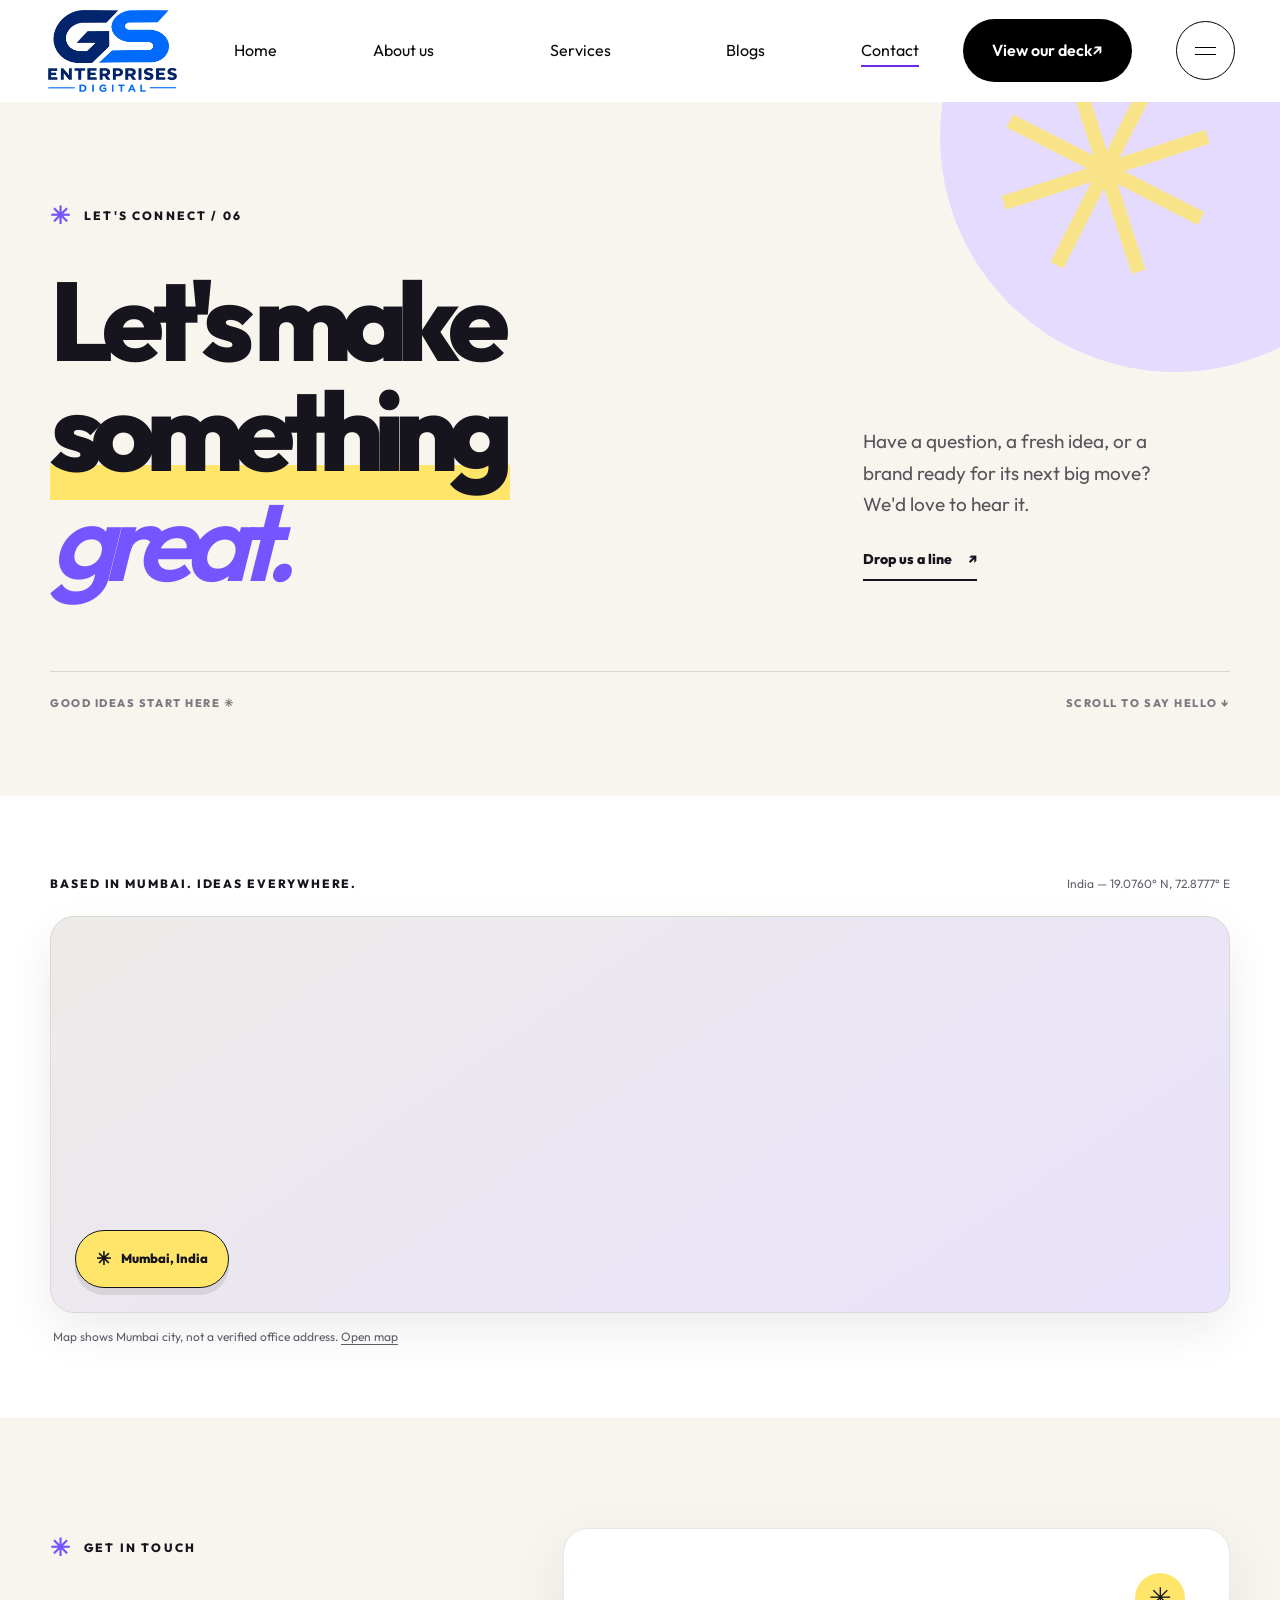
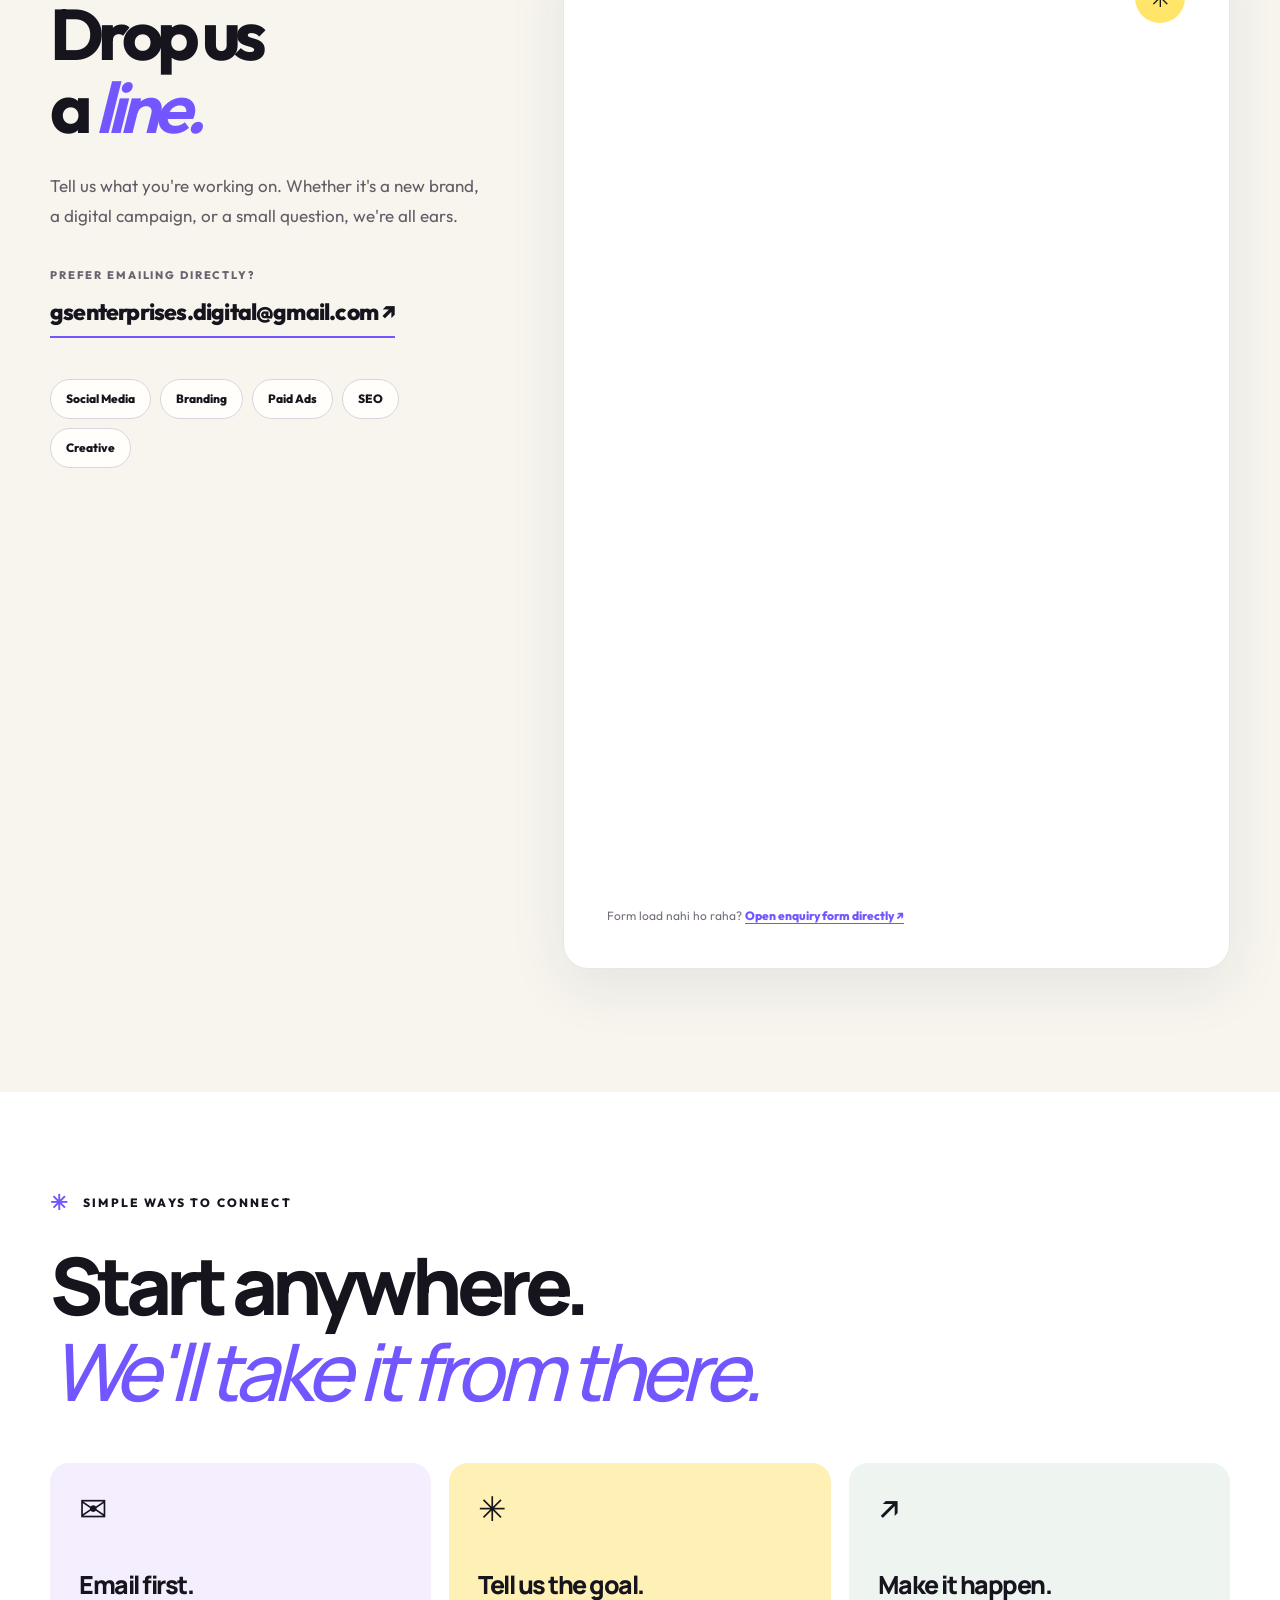
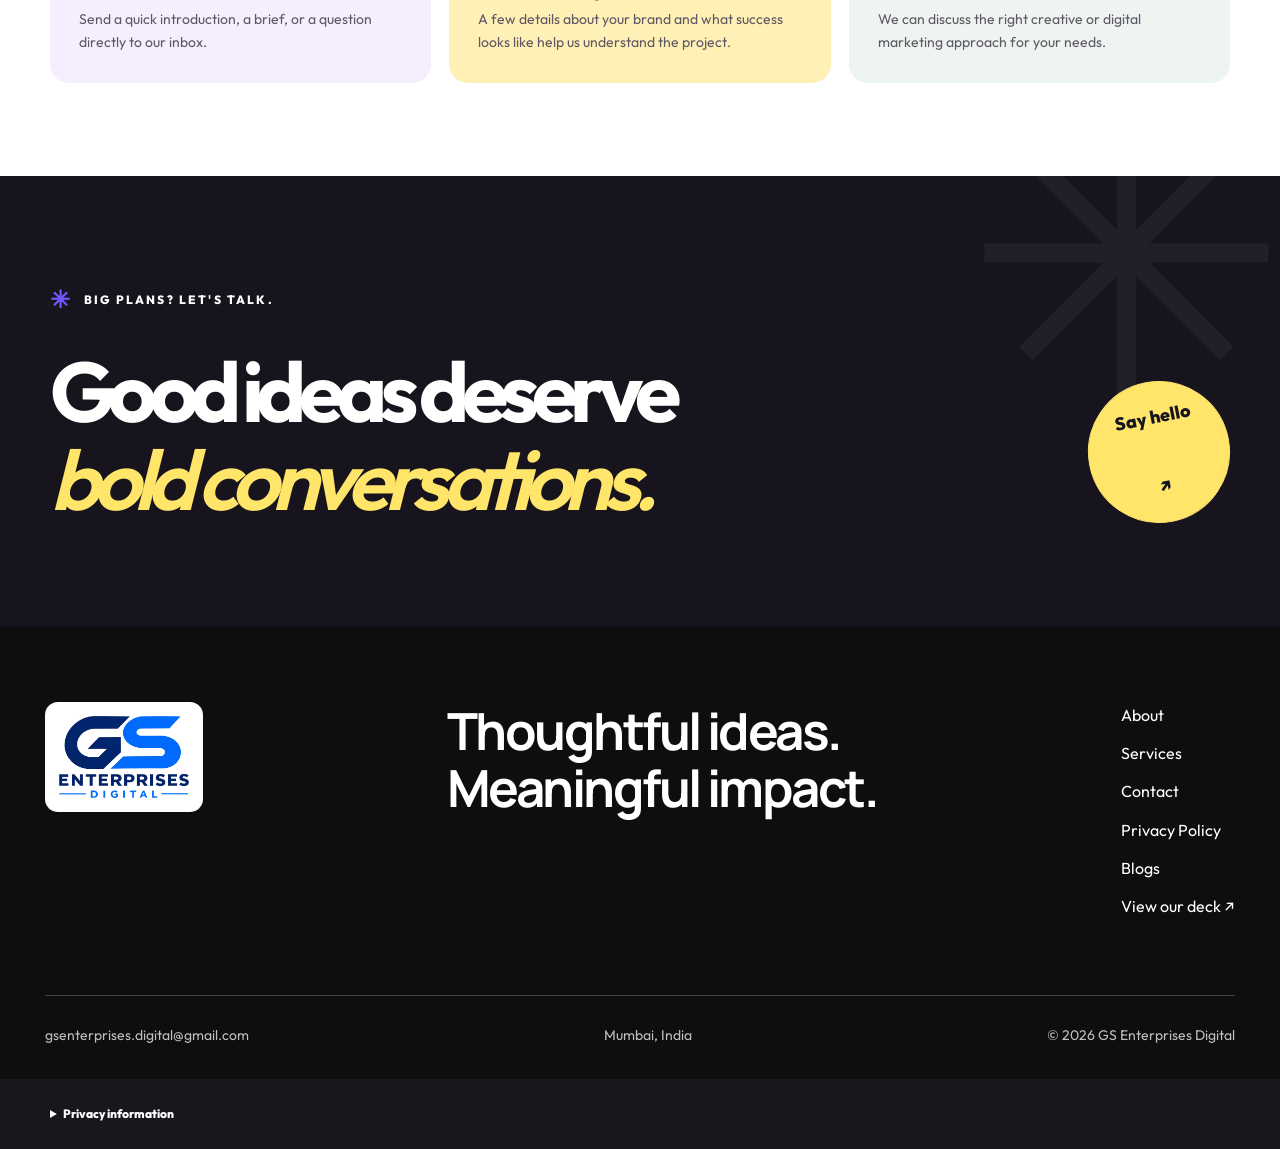
<file: contact.html>
<!DOCTYPE html>

<html lang="en">
<head>
<!-- Google Analytics 4 — GS Enterprises Digital -->
<script async src="https://www.googletagmanager.com/gtag/js?id=G-5CF73ZM6JW"></script>
<script>
  window.dataLayer = window.dataLayer || [];
  function gtag(){ dataLayer.push(arguments); }
  gtag('js', new Date());
  gtag('config', 'G-5CF73ZM6JW');
</script>
<!-- End Google Analytics 4 -->
<meta charset="utf-8"/>
<meta content="width=device-width,initial-scale=1" name="viewport"/>
<meta content="#f7f5ee" name="theme-color"/>
<meta content="light" name="color-scheme"/>
<title>Contact Us | GS Enterprises Digital — Mumbai Creative Agency</title>
<meta content="Get in touch with GS Enterprises Digital, a creative digital marketing agency based in Mumbai. Send your branding, marketing, or growth project enquiry by email." name="description"/>
<link href="https://gsenterprisesdigital-sudo.github.io/TESTING/contact.html" rel="canonical"/>
<meta content="website" property="og:type"/>
<meta content="GS Enterprises Digital" property="og:site_name"/>
<meta content="Contact Us | GS Enterprises Digital" property="og:title"/>
<meta content="Have a project? Let's make something great together." property="og:description"/>
<meta content="https://gsenterprisesdigital-sudo.github.io/TESTING/contact.html" property="og:url"/>
<link href="https://fonts.googleapis.com" rel="preconnect"/>
<link crossorigin="" href="https://fonts.gstatic.com" rel="preconnect"/>
<link href="https://fonts.googleapis.com/css2?family=DM+Sans:wght@400;500;600;700;800&amp;family=Manrope:wght@400;500;600;700;800&amp;display=swap" rel="stylesheet"/>
<style>
:root{--ink:#16141c;--cream:#f7f5ee;--paper:#fffefa;--yellow:#ffe66b;--purple:#7356ff;--lavender:#eee8ff;--pink:#ff8bab;--border:#dcd9d3;--muted:#655f6b;--max:1240px}
*{box-sizing:border-box}html{scroll-behavior:smooth;scroll-padding-top:95px}body{margin:0;color:var(--ink);font:400 16px/1.65 'DM Sans',Arial,sans-serif;background:var(--paper);overflow-x:hidden}button,input,select,textarea{font:inherit}button{cursor:pointer}a{color:inherit;text-decoration:none}img{max-width:100%;display:block}h1,h2,h3,p{margin-top:0}h1,h2,h3{font-family:Manrope,'DM Sans',sans-serif;line-height:1.09;letter-spacing:-.065em}::selection{background:var(--yellow);color:var(--ink)}:focus-visible{outline:3px solid var(--purple);outline-offset:3px}.shell{width:min(var(--max),calc(100% - 100px));margin-inline:auto}.skip{position:fixed;top:-100px;left:14px;padding:10px 16px;z-index:200;background:#111;color:#fff}.skip:focus{top:12px}.scroll-progress{position:fixed;top:0;left:0;height:3px;width:0;background:var(--purple);z-index:150}
/* header */
.header{position:sticky;top:0;z-index:100;background:rgba(255,255,255,.96);backdrop-filter:blur(16px);border-bottom:1px solid #eceae4}.header-inner{height:89px;display:flex;align-items:center;gap:30px}.brand{display:inline-flex;align-items:center;flex-shrink:0;width:149px}.brand img{width:136px;height:79px;object-fit:contain}.nav{display:flex;align-items:center;justify-content:center;gap:34px;margin-left:auto}.nav-link{position:relative;font-size:14px;font-weight:750;white-space:nowrap}.nav-link::after{content:"";position:absolute;bottom:-10px;left:0;height:3px;width:0;background:var(--purple);border-radius:2px;transition:width .25s}.nav-link:hover::after,.nav-link[aria-current="location"]::after{width:100%}.header-cta{background:var(--yellow);border-radius:50px;padding:13px 22px;font-size:13px;font-weight:800;white-space:nowrap;transition:transform .2s,background .2s}.header-cta span{padding-left:16px;font-size:18px}.header-cta:hover{background:#ffda40;transform:translateY(-2px)}.menu{display:none;width:46px;height:46px;border:1px solid var(--ink);border-radius:50%;background:#fff;place-content:center;gap:6px;flex-shrink:0}.menu span{display:block;height:2px;width:20px;background:#15141b;transition:transform .2s}.menu[aria-expanded="true"] span:first-child{transform:translateY(4px) rotate(45deg)}.menu[aria-expanded="true"] span:last-child{transform:translateY(-4px) rotate(-45deg)}.mobile-drawer{display:none;background:white;border-top:1px solid #e9e7e0;padding:16px 5% 26px;box-shadow:0 20px 40px #0000000d}.mobile-drawer.open{display:grid;gap:0}.mobile-drawer a{padding:11px 8px;font-size:18px;font-weight:700}.mobile-drawer .header-cta{margin-top:10px;text-align:center;justify-self:start}
/* hero */
.hero{position:relative;background:var(--cream);isolation:isolate;overflow:hidden;min-height:730px}.hero:before{content:"";position:absolute;left:-90px;top:175px;background:#ded6ff;border-radius:50%;width:185px;height:185px}.hero:after{content:"";position:absolute;right:-95px;bottom:95px;background:var(--yellow);border-radius:50%;width:286px;height:286px;z-index:-1}.hero-content{position:relative;padding-top:103px;z-index:2}.hero-kicker{font-size:12px;font-weight:800;letter-spacing:.20em;text-transform:uppercase;display:flex;align-items:center;gap:16px;color:#403368}.hero-kicker:before{content:"";height:2px;width:36px;background:#403368}.hero-kicker span{font-size:25px;color:var(--purple);line-height:0}.hero h1{font-size:clamp(70px,8.75vw,132px);font-weight:800;letter-spacing:-.094em;margin:49px 0 34px;max-width:1100px}.hero h1 .line{display:block;white-space:nowrap}.hero h1 .accent{position:relative;display:inline-block;color:var(--purple)}.hero h1 .accent:after{position:absolute;content:"";height:9px;left:2%;width:96%;bottom:-4px;background:var(--yellow);transform:rotate(-2deg);z-index:-1}.hero h1 em{font-weight:500;font-style:italic;letter-spacing:-.11em}.hero-under{display:flex;align-items:center;justify-content:space-between;max-width:990px;gap:35px;margin-top:30px}.hero-under p{font-size:18px;line-height:1.6;max-width:365px;color:#5b5660}.round-link{background:var(--ink);color:#fff;min-width:70px;height:70px;display:grid;place-items:center;border-radius:50%;font-size:28px;transition:transform .25s,background .25s}.round-link:hover{background:var(--purple);transform:translate(5px,-5px)}.hero-spark{position:absolute;color:var(--purple);font:700 88px/1 Arial,sans-serif;right:8%;top:120px;transform:rotate(-16deg);animation:lazyspin 13s linear infinite}.hero-squiggle{position:absolute;right:2%;bottom:122px;color:var(--pink);font:800 80px/1 Arial,sans-serif;transform:rotate(20deg)}.hero-foot{margin-top:94px;display:flex;justify-content:space-between;align-items:center;gap:20px;border-top:1px solid #dad6c9;padding:25px 0;font-size:11px;letter-spacing:.16em;font-weight:800;text-transform:uppercase}.marquee{background:#fffdf8;border-top:1px solid #dedbd2;border-bottom:1px solid #dedbd2;overflow:hidden;white-space:nowrap;transform:rotate(-1deg);margin:0 -7px;position:relative;z-index:3}.marquee-track{display:flex;width:max-content;animation:marquee 33s linear infinite}.marquee-line{display:flex;align-items:center;gap:49px;padding:18px 26px;text-transform:uppercase;font-size:17px;letter-spacing:.04em;font-weight:800}.marquee-line b{font-size:23px;color:var(--purple)}
/* sections */
.section{padding:112px 0}.eyebrow{font-size:12px;letter-spacing:.18em;font-weight:800;text-transform:uppercase;margin-bottom:22px;display:flex;align-items:center;gap:13px}.eyebrow:before{content:"✳";color:var(--purple);font-size:21px}.section-title{font-size:clamp(47px,6.2vw,83px);margin:0;font-weight:800;letter-spacing:-.075em}.section-title em{font-style:italic;font-weight:500;color:var(--purple)}.section-head{display:flex;justify-content:space-between;align-items:end;gap:50px;margin-bottom:48px}.section-head>p{max-width:350px;color:var(--muted);font-size:16px;line-height:1.75;margin:0 0 6px}.text-link{border-bottom:2px solid var(--ink);padding-bottom:7px;font-weight:800;font-size:14px;white-space:nowrap}.text-link:hover{color:var(--purple);border-color:var(--purple)}
/* services */
.services{background:#fff}.service-grid{display:grid;grid-template-columns:repeat(2,minmax(0,1fr));gap:22px}.service{position:relative;min-height:378px;border-radius:18px;padding:34px 36px 30px;display:flex;flex-direction:column;overflow:hidden;background:#f7f3eb;transition:transform .35s,box-shadow .35s}.service:nth-child(1){background:#f2edff}.service:nth-child(2){background:#fff0b5}.service:nth-child(3){background:#ffe8e8}.service:nth-child(4){background:#e5f4ed}.service:nth-child(5){background:#edefff}.service:nth-child(6){background:#ffefe2}.service:hover{transform:translateY(-7px);box-shadow:0 20px 34px #25222f13}.service-top{display:flex;align-items:start;justify-content:space-between}.service-num{font-weight:800;font-size:13px;letter-spacing:.1em}.circle-arrow{width:48px;height:48px;border:1.5px solid var(--ink);border-radius:50%;display:grid;place-items:center;font-size:23px;transition:background .25s,color .25s}.service:hover .circle-arrow{background:var(--ink);color:#fff}.service-visual{position:relative;flex:1;min-height:160px;display:grid;place-items:center;overflow:hidden}.service-art{font:800 clamp(77px,10vw,146px)/1 Manrope,Arial,sans-serif;letter-spacing:-.12em;transform:rotate(-10deg);color:var(--ink);text-shadow:12px 12px 0 #ffffff80;transition:transform .3s}.service:hover .service-art{transform:rotate(0deg) scale(1.05)}.service:nth-child(1) .service-art{color:#7758f2}.service:nth-child(3) .service-art{color:#f4668c}.service:nth-child(4) .service-art{color:#167859}.service:nth-child(5) .service-art{color:#4053d3}.service:nth-child(6) .service-art{color:#e78333}.service-art:before{content:"";position:absolute;width:110px;height:110px;border:2px solid currentColor;border-radius:50%;left:-30px;top:-25px;opacity:.18}.service h3{font-size:clamp(27px,3vw,43px);margin:0 0 7px}.service p{font-size:15px;max-width:450px;color:#4c4850;line-height:1.65;margin:0}.service-more{text-align:center;margin-top:45px}.pill-btn{display:inline-flex;align-items:center;justify-content:center;gap:22px;background:var(--ink);color:white;border-radius:40px;padding:17px 29px;font-size:14px;font-weight:800;border:1px solid var(--ink);transition:transform .2s,background .2s}.pill-btn:hover{background:var(--purple);border-color:var(--purple);transform:translateY(-3px)}
/* about */
.about{background:var(--yellow);position:relative;overflow:hidden}.about:before{content:"✳";position:absolute;top:70px;right:2%;font:800 300px/1 Arial,sans-serif;color:#ffffff58;animation:lazyspin 40s linear infinite}.about-grid{display:grid;grid-template-columns:1.05fr .95fr;gap:70px;align-items:center;position:relative;z-index:2}.about .eyebrow:before{color:var(--purple)}.about-title{font-size:clamp(60px,7vw,96px);margin:0 0 26px}.about-title em{color:var(--purple);font-weight:500}.about-lead{font-size:19px;max-width:600px;line-height:1.7;margin:0 0 30px}.tabs{display:flex;gap:9px;flex-wrap:wrap;margin-bottom:20px}.tab{border:1px solid var(--ink);background:transparent;border-radius:60px;padding:10px 18px;font-size:13px;font-weight:800}.tab[aria-selected="true"]{background:#111;color:#fff}.tab-panel{background:#ffffff80;border:1px solid #11111130;border-radius:15px;padding:22px 24px;max-width:590px;font-size:16px;min-height:110px}.tab-panel[hidden]{display:none}.about-art{min-height:460px;position:relative;display:grid;place-items:center}.about-blob{height:370px;width:370px;background:#ded3ff;border-radius:44% 56% 59% 41%/50% 39% 61% 50%;animation:blob 9s ease-in-out infinite;display:grid;place-items:center;transform:rotate(-12deg)}.about-blob strong{font-size:190px;font-weight:800;line-height:1;letter-spacing:-.15em;color:var(--purple);text-shadow:10px 13px 0 white}.about-sticker{position:absolute;top:14px;right:14px;background:#fff;padding:15px 20px;border-radius:80px;transform:rotate(10deg);font-weight:800;font-size:13px;box-shadow:0 7px 20px #00000018}.about-ring{position:absolute;bottom:0;left:1%;width:110px;height:110px;border:8px solid #16141c;border-radius:50%}
/* work concept samples */
.work{background:var(--cream)}.filters{display:flex;align-items:center;gap:11px;flex-wrap:wrap;margin:0 0 30px}.filter{padding:10px 19px;border:1px solid #d5d1c9;background:transparent;border-radius:50px;font-size:13px;font-weight:800}.filter[aria-pressed="true"]{background:var(--ink);color:#fff;border-color:var(--ink)}.work-grid{display:grid;grid-template-columns:repeat(2,minmax(0,1fr));gap:28px}.work-card{min-width:0}.work-card[hidden]{display:none}.work-visual{height:345px;border-radius:15px;overflow:hidden;display:grid;place-items:center;position:relative;transition:transform .3s}.work-card:hover .work-visual{transform:translateY(-4px)}.work-visual.violet{background:#c9b7ff}.work-visual.peach{background:#ffbb9c}.work-visual.mint{background:#bee8d9}.work-visual.blue{background:#b4c9ff}.work-main{font-size:clamp(58px,7vw,110px);line-height:.95;font-weight:800;letter-spacing:-.11em;transform:rotate(-9deg);text-align:center;max-width:86%;position:relative;z-index:2}.work-visual.peach .work-main{color:#b83169}.work-visual.mint .work-main{color:#175e4b}.work-visual.blue .work-main{color:#193c90}.work-visual.violet .work-main{color:#4d20c0}.work-orb{position:absolute;border:20px solid #ffffff69;border-radius:50%;width:220px;height:220px;right:-65px;top:-75px}.work-smile{position:absolute;bottom:22px;left:30px;font-weight:800;font-size:14px;letter-spacing:.1em}.work-caption{display:flex;align-items:center;justify-content:space-between;gap:14px;padding:19px 3px}.work-caption h3{font-size:27px;margin:0 0 5px}.work-caption p{font-size:13px;letter-spacing:.09em;text-transform:uppercase;font-weight:800;color:#77716e;margin:0}.work-caption b{font-size:25px}.work-note{margin:25px 0 0;font-size:13px;color:#6b6470}
/* process */
.process{background:var(--ink);color:#fff}.process .eyebrow:before{color:var(--yellow)}.process .section-title em{color:var(--yellow)}.process .section-head>p{color:#c3bec7}.process-grid{display:grid;grid-template-columns:repeat(3,minmax(0,1fr));gap:18px}.process-card{border:1px solid #514e57;border-radius:16px;padding:32px;min-height:305px;transition:background .3s}.process-card:hover{background:#27242f}.process-number{font-size:81px;line-height:1;font-weight:800;letter-spacing:-.1em;color:var(--yellow);display:block;margin-bottom:45px}.process-card h3{font-size:27px;margin:0 0 13px}.process-card p{color:#bdb7c4;line-height:1.75;font-size:15px;margin:0}
/* blog */
.blogs{background:#fff}.blog-grid{display:grid;grid-template-columns:repeat(3,minmax(0,1fr));gap:22px}.blog-card{border-radius:15px;border:1px solid #e9e6e0;overflow:hidden;display:flex;flex-direction:column;min-height:365px;transition:transform .25s,box-shadow .25s}.blog-card:hover{transform:translateY(-5px);box-shadow:0 18px 30px #0000000d}.blog-cover{height:185px;background:#eee6ff;display:grid;place-items:center;font-size:75px;font-weight:800;color:var(--purple);overflow:hidden}.blog-card:nth-child(2) .blog-cover{background:#fff0be;color:#101010}.blog-card:nth-child(3) .blog-cover{background:#ffe2eb;color:#e54d7d}.blog-cover img{height:100%;width:100%;object-fit:cover;transition:transform .4s}.blog-card:hover .blog-cover img{transform:scale(1.05)}.blog-body{padding:24px;display:flex;flex-direction:column;flex:1}.blog-category{font-size:12px;font-weight:800;text-transform:uppercase;letter-spacing:.12em;color:var(--purple)}.blog-body h3{font-size:22px;letter-spacing:-.045em;line-height:1.3;margin:15px 0}.blog-date{color:#777;font-size:12px}.blog-body .read{font-size:13px;font-weight:800;border-top:1px solid #eee;padding-top:15px;margin-top:auto}.blogger-status{grid-column:1/-1;background:var(--lavender);border-radius:14px;min-height:175px;display:flex;justify-content:center;align-items:center;gap:10px;padding:25px;text-align:center;flex-wrap:wrap}.blogger-status a{font-weight:800;color:var(--purple);text-decoration:underline}
/* deck */
.deck-strip{background:#eee7ff;padding:64px 0}.deck-inner{display:flex;align-items:center;justify-content:space-between;gap:40px}.deck-inner h2{font-size:clamp(41px,5vw,64px);margin:0 0 15px}.deck-inner p{font-size:16px;margin:0;color:#625c68}
/* enquiry / form - original GS form behavior preserved */
.enquiry{background:#fff;padding:110px 0}.enquiry-grid{display:grid;grid-template-columns:.88fr 1.12fr;gap:65px;align-items:start}.enquiry-side{position:sticky;top:120px}.enquiry-kicker{font-size:12px;font-weight:800;letter-spacing:.16em;text-transform:uppercase;color:var(--purple)}.enquiry-side h2{font-size:clamp(51px,6.1vw,83px);margin:24px 0}.enquiry-side h2 em{font-style:italic;font-weight:500;color:var(--purple)}.enquiry-side>p{font-size:17px;line-height:1.8;max-width:360px;color:#655f6b}.enquiry-aside-link{display:inline-block;font-size:15px;font-weight:800;overflow-wrap:anywhere;border-bottom:2px solid var(--ink);margin:25px 0 10px}.enquiry-sticker{font-size:80px;color:var(--purple);margin-top:60px}.enquiry-card{background:var(--cream);border:1px solid #e8e4dc;border-radius:22px;padding:36px}.enquiry-card-header{display:flex;gap:18px;justify-content:space-between;align-items:center;margin-bottom:26px}.enquiry-card-header h3{font-size:29px;margin:0}.enquiry-card-header>span{font-size:12px;font-weight:800;color:var(--purple);background:#e6dcff;padding:8px 11px;border-radius:25px;white-space:nowrap}.enquiry-fields{display:grid;grid-template-columns:repeat(2,minmax(0,1fr));gap:16px}.enquiry-field{display:flex;flex-direction:column;gap:7px;min-width:0}.enquiry-field.full{grid-column:1/-1}.enquiry-field label{font-size:12px;font-weight:800}.enquiry-field label span{color:var(--purple)}.enquiry-field input,.enquiry-field select,.enquiry-field textarea{width:100%;background:white;border:1px solid #ddd9d5;border-radius:9px;outline:0;padding:13px;font-size:14px;min-height:51px;color:var(--ink);transition:box-shadow .2s,border-color .2s}.enquiry-field textarea{resize:vertical;min-height:124px}.enquiry-field :is(input,select,textarea):focus{border-color:var(--purple);box-shadow:0 0 0 4px #7356ff20}.enquiry-actions{display:flex;flex-wrap:wrap;gap:12px;margin:24px 0 0}.enquiry-submit,.enquiry-copy{border-radius:30px;border:1px solid var(--ink);padding:14px 20px;font-size:13px;font-weight:800;min-height:50px}.enquiry-submit{background:var(--ink);color:#fff}.enquiry-submit:hover{background:var(--purple);border-color:var(--purple)}.enquiry-copy{background:transparent}.enquiry-copy:hover{background:#eee6ff;border-color:var(--purple)}.enquiry-feedback{font-size:13px;color:#4e2b95;margin:12px 0 0}.enquiry-feedback:empty{display:none}.enquiry-helper{font-size:12px;color:#777;line-height:1.75;margin:18px 0 0}.enquiry-helper a{text-decoration:underline}
/* footer */
.contact-banner{background:var(--yellow);padding:95px 0}.contact-inner{display:flex;align-items:center;justify-content:space-between;gap:38px}.contact-banner h2{font-size:clamp(49px,6.5vw,90px);margin:20px 0 0;max-width:960px}.talk-circle{width:155px;height:155px;flex-shrink:0;border:2px solid var(--ink);border-radius:50%;display:grid;place-items:center;transform:rotate(-13deg);font-size:17px;font-weight:800;text-align:center;padding:10px;transition:transform .3s,background .3s,color .3s}.talk-circle:hover{transform:rotate(3deg);background:var(--ink);color:white}.footer{background:#121118;color:#fff;padding:73px 0 28px}.footer-top{display:flex;align-items:start;justify-content:space-between;gap:40px}.footer-wordmark{font-weight:800;font-size:21px;line-height:1.1;letter-spacing:-.07em}.footer-wordmark strong{display:block;font-size:50px;letter-spacing:-.13em;color:var(--yellow)}.footer-slogan{max-width:500px;font-size:clamp(30px,3.9vw,52px);font-family:Manrope,sans-serif;letter-spacing:-.075em;font-weight:800;line-height:1.12}.footer-nav{display:grid;gap:8px}.footer-nav a:hover{color:var(--yellow)}.footer-bottom{margin-top:70px;border-top:1px solid #45434d;padding-top:25px;display:flex;justify-content:space-between;gap:20px;flex-wrap:wrap;font-size:12px;color:#b5b2bb}.footer-bottom a{color:white}.privacy-note{background:#18171e;color:#bcb7c3;padding:25px 0}.privacy-note details{font-size:12px}.privacy-note summary{cursor:pointer;color:#fff;font-weight:800}.privacy-note p{margin:9px 0;max-width:900px}.to-top{position:fixed;right:20px;bottom:20px;background:var(--purple);border:0;color:white;font-size:24px;border-radius:50%;height:50px;width:50px;display:grid;place-items:center;z-index:85;opacity:0;pointer-events:none;transform:translateY(10px);transition:.3s}.to-top.show{opacity:1;pointer-events:auto;transform:none}
/* motion */
.js .reveal{opacity:0;transform:translateY(30px);transition:opacity .75s ease,transform .75s ease}.js .reveal.visible{opacity:1;transform:none}@keyframes lazyspin{to{transform:rotate(360deg)}}@keyframes marquee{to{transform:translateX(-50%)}}@keyframes blob{50%{border-radius:62% 38% 45% 55%/40% 56% 44% 60%;transform:rotate(8deg)}}
@media(max-width:1140px){.shell{width:calc(100% - 70px)}.nav{gap:20px}.nav-link{font-size:13px}.hero h1{font-size:clamp(70px,8.4vw,108px)}.hero{min-height:685px}.about-grid{gap:30px}.about-blob{height:320px;width:320px}.about-blob strong{font-size:160px}.enquiry-grid{gap:35px}}
@media(max-width:900px){.nav{display:none}.header-inner{height:78px}.brand{margin-right:auto}.menu{display:grid}.shell{width:calc(100% - 52px)}.hero{min-height:645px}.hero h1{font-size:clamp(60px,9vw,90px)}.section{padding:85px 0}.about-grid,.enquiry-grid{grid-template-columns:1fr}.about-art{min-height:380px}.about-blob{width:335px;height:335px}.enquiry-side{position:static}.process-grid{gap:10px}.process-card{padding:22px}.work-visual{height:270px}.service{padding:27px}.section-head{align-items:start}.blog-grid{gap:13px}}
@media(max-width:650px){.shell{width:calc(100% - 36px)}.header-inner{height:72px;gap:10px}.brand{width:107px}.brand img{width:107px;height:66px}.header-cta{font-size:11px;padding:11px 13px}.header-cta span{padding-left:7px;font-size:14px}.menu{height:42px;width:42px}.hero{min-height:605px}.hero-content{padding-top:81px}.hero-kicker{font-size:9px;gap:8px}.hero-kicker:before{width:20px}.hero h1{font-size:clamp(45px,10.9vw,76px);margin:42px 0 25px}.hero h1 .line{white-space:normal}.hero-under{gap:15px}.hero-under p{font-size:15px;max-width:245px}.round-link{min-width:57px;height:57px;font-size:23px}.hero-spark{font-size:50px;right:7%;top:72px}.hero-squiggle{font-size:60px;bottom:94px}.hero:after{height:160px;width:160px;right:-75px;bottom:100px}.hero:before{width:120px;height:120px;left:-70px;top:140px}.hero-foot{margin-top:92px;padding:20px 0;font-size:9px;letter-spacing:.07em}.marquee-line{font-size:13px;gap:23px;padding:15px 16px}.section{padding:72px 0}.section-head{display:block;margin-bottom:32px}.section-head>p{margin-top:18px}.section-title{font-size:clamp(42px,10.2vw,64px)}.service-grid,.work-grid,.process-grid,.blog-grid{grid-template-columns:1fr}.service{min-height:320px}.service-visual{min-height:125px}.service-art{font-size:105px}.service h3{font-size:31px}.service p{font-size:14px}.about-title{font-size:clamp(51px,11vw,70px)}.about-lead{font-size:16px}.about-art{min-height:320px}.about-blob{height:260px;width:260px}.about-blob strong{font-size:138px}.about-sticker{right:0;font-size:11px}.about-ring{height:75px;width:75px}.tab{font-size:11px;padding:9px 13px}.work-visual{height:295px}.work-main{font-size:78px}.process-card{min-height:230px}.process-number{margin-bottom:26px;font-size:66px}.blog-grid{gap:20px}.deck-inner,.contact-inner,.footer-top{display:block}.deck-inner .pill-btn{margin-top:25px}.enquiry{padding:76px 0}.enquiry-side h2{font-size:55px}.enquiry-sticker{display:none}.enquiry-card{padding:21px;border-radius:15px}.enquiry-fields{grid-template-columns:1fr}.enquiry-card-header{display:block}.enquiry-card-header span{display:inline-block;margin-top:12px}.enquiry-actions>*{width:100%}.contact-banner{padding:70px 0}.contact-banner h2{font-size:clamp(49px,10vw,70px)}.talk-circle{height:118px;width:118px;margin-top:33px}.footer-slogan{margin:35px 0}.footer-nav{margin-top:35px}.footer-bottom{margin-top:45px}}
@media(prefers-reduced-motion:reduce){*,*:before,*:after{animation:none!important;transition:none!important;scroll-behavior:auto!important}.js .reveal{opacity:1;transform:none}}


/* Contact page – authored to extend the exact GS Enterprises home visual language. */
.ct-hero{position:relative;background:var(--cream);overflow:hidden;padding:94px 0 84px;isolation:isolate}
.ct-hero:before{content:"";position:absolute;width:470px;height:470px;border-radius:50%;background:#e5dbff;right:-130px;top:-200px;z-index:-1}
.ct-hero:after{content:"✳";position:absolute;color:var(--yellow);font-size:clamp(190px,23vw,360px);right:4%;top:-80px;line-height:1;transform:rotate(-18deg);z-index:-1;opacity:.8}
.ct-hero-grid{display:grid;grid-template-columns:1.35fr .65fr;gap:50px;align-items:end}
.ct-eyebrow{font-size:12px;font-weight:800;letter-spacing:.18em;text-transform:uppercase;display:flex;align-items:center;gap:12px;margin-bottom:29px}
.ct-eyebrow:before{content:"✳";font-size:24px;color:var(--purple)}
.ct-headline{font-family:Manrope,'DM Sans',sans-serif;letter-spacing:-.095em;font-size:clamp(66px,8.7vw,130px);font-weight:800;line-height:.99;margin:0}
.ct-headline>span{display:block}
.ct-headline em{color:var(--purple);font-weight:600;font-style:italic;letter-spacing:-.105em}
.ct-headline mark{background:linear-gradient(transparent 75%,var(--yellow) 75%);color:inherit;padding:0 7px 0 0}
.ct-hero-copy{padding:0 0 14px;max-width:330px}
.ct-hero-copy p{font-size:19px;line-height:1.65;color:#59535c;margin:0 0 25px}
.ct-hero-link{display:inline-flex;align-items:center;gap:16px;font-weight:800;font-size:14px;border-bottom:2px solid var(--ink);padding-bottom:8px;transition:gap .2s,color .2s}
.ct-hero-link:hover{gap:25px;color:var(--purple)}
.ct-scroll-marker{display:flex;justify-content:space-between;gap:20px;margin-top:76px;padding-top:22px;border-top:1px solid #dcd5c9;text-transform:uppercase;font-size:11px;font-weight:800;letter-spacing:.14em;color:#7e777f}
.ct-map-section{background:white;padding:78px 0 72px}
.ct-section-kicker{display:flex;align-items:center;justify-content:space-between;gap:20px;margin-bottom:22px}
.ct-label{font-size:12px;letter-spacing:.16em;text-transform:uppercase;font-weight:800;color:var(--ink)}
.ct-section-kicker span:last-child{color:var(--muted);font-size:12px}
.ct-map-frame{height:clamp(260px,31vw,440px);border-radius:24px;position:relative;overflow:hidden;border:1px solid var(--border);background:linear-gradient(145deg,#edebe8,#e9e2fc);box-shadow:0 18px 45px rgba(26,22,37,.08)}
.ct-map-frame iframe{position:absolute;inset:0;border:0;width:100%;height:100%;filter:grayscale(.3)}
.ct-map-stamp{position:absolute;left:24px;bottom:24px;z-index:2;background:var(--yellow);border:1px solid var(--ink);border-radius:100px;padding:13px 20px;display:flex;gap:10px;align-items:center;box-shadow:0 7px 0 #19151c18;font-size:13px;font-weight:800}
.ct-map-stamp i{font-size:18px;font-style:normal}
.ct-map-note{margin:15px 3px 0;color:var(--muted);font-size:12px;line-height:1.5}
.ct-map-note a{text-decoration:underline;text-underline-offset:3px}
.ct-contact-section{background:var(--cream);padding:110px 0 123px}
.ct-contact-grid{display:grid;grid-template-columns:.79fr 1.21fr;gap:clamp(40px,6vw,110px);align-items:start}
.ct-contact-copy{position:sticky;top:122px}
.ct-contact-copy h2{font-family:Manrope,sans-serif;font-size:clamp(55px,5.6vw,88px);line-height:1.02;letter-spacing:-.085em;margin:20px 0 28px}
.ct-contact-copy h2 em{font-style:italic;color:var(--purple);font-weight:600}
.ct-contact-copy>p{color:#625c66;max-width:440px;font-size:17px;line-height:1.75;margin:0 0 36px}
.ct-contact-email-label{display:block;font-size:11px;font-weight:800;letter-spacing:.17em;text-transform:uppercase;color:#6a6470;margin-bottom:9px}
.ct-contact-email{display:inline-block;max-width:100%;font-weight:800;font-size:clamp(16px,1.8vw,23px);letter-spacing:-.035em;border-bottom:2px solid var(--purple);overflow-wrap:anywhere;padding-bottom:5px}
.ct-contact-email:hover{color:var(--purple)}
.ct-tags{display:flex;flex-wrap:wrap;gap:9px;margin-top:41px}
.ct-tags span{background:var(--paper);padding:9px 15px;border:1px solid #dad3de;border-radius:50px;font-size:12px;font-weight:800}
.ct-form-card{background:#fff;border:1px solid #e9e6e4;border-radius:25px;padding:clamp(24px,3.4vw,48px);box-shadow:0 18px 60px #2b234014}
.ct-form-head{display:flex;justify-content:space-between;align-items:center;gap:20px;margin-bottom:31px}
.ct-form-head h3{font-size:clamp(26px,2.8vw,39px);font-family:Manrope,sans-serif;letter-spacing:-.065em;line-height:1.1;margin:0;font-weight:800}
.ct-form-head .ct-star{width:56px;height:56px;flex:none;border-radius:50%;display:grid;place-items:center;background:var(--yellow);font-size:31px;color:var(--ink)}
.ct-form-row{display:grid;grid-template-columns:repeat(2,minmax(0,1fr));gap:22px 17px}
.ct-field{min-width:0;display:flex;flex-direction:column;gap:8px}
.ct-field.full{grid-column:1/-1}
.ct-field label{color:#27232b;font-weight:800;font-size:12px;letter-spacing:.012em}
.ct-field label .req{color:var(--purple)}
.ct-field input,.ct-field select,.ct-field textarea{font:500 14px/1.5 'DM Sans',sans-serif;display:block;width:100%;min-width:0;min-height:55px;border:1.5px solid #dedbe1;background:#fcfbff;border-radius:11px;padding:14px 16px;color:#17131d;outline:none;transition:border-color .2s,box-shadow .2s}
.ct-field input::placeholder,.ct-field textarea::placeholder{color:#938d9c}
.ct-field select{cursor:pointer;appearance:none;background-image:url("data:image/svg+xml,%3Csvg xmlns='http://www.w3.org/2000/svg' width='20' height='20' viewBox='0 0 24 24'%3E%3Cpath d='m6 9 6 6 6-6' fill='none' stroke='%23645b70' stroke-width='2' stroke-linecap='round'/%3E%3C/svg%3E");background-position:right 15px center;background-size:18px;background-repeat:no-repeat;padding-right:44px}
.ct-field textarea{resize:vertical;min-height:143px}
.ct-field :is(input,select,textarea):focus{border-color:var(--purple);box-shadow:0 0 0 4px #7356ff1c}
.ct-field :is(input,select,textarea):user-invalid{border-color:#d64e6f}
.ct-form-actions{display:flex;flex-wrap:wrap;gap:12px;align-items:center;margin-top:28px}
.ct-send{border:1px solid var(--ink);background:var(--yellow);color:var(--ink);border-radius:50px;padding:15px 25px;min-height:54px;font:800 14px/1 'DM Sans',sans-serif;display:inline-flex;justify-content:center;align-items:center;gap:20px;transition:transform .2s,background .2s}
.ct-send:hover{background:#ffdb37;transform:translateY(-3px)}
.ct-copy{border:1.5px solid #cac5d0;background:#fff;color:var(--ink);font:800 13px 'DM Sans',sans-serif;border-radius:50px;padding:15px 20px;min-height:54px}
.ct-copy:hover{border-color:var(--purple);color:var(--purple)}
.ct-note{font-size:12px;line-height:1.7;color:#766d7b;margin:20px 0 0}
.ct-feedback{font-weight:750;color:#5b33c7;font-size:13px;min-height:20px;line-height:1.5;margin:9px 0 0}
.ct-feedback:empty{display:none}
.ct-details-section{padding:93px 0;background:#fff}
.ct-details-grid{display:grid;grid-template-columns:1fr 1fr 1fr;gap:18px}
.ct-detail{border-radius:19px;background:#f4eeff;min-height:220px;padding:29px;display:flex;flex-direction:column;align-items:flex-start}
.ct-detail:nth-child(2){background:#fff0b5}.ct-detail:nth-child(3){background:#eef4f0}
.ct-detail .ct-detail-symbol{font-size:34px;line-height:1;margin-bottom:auto}
.ct-detail h3{font-family:Manrope,sans-serif;font-size:25px;font-weight:800;letter-spacing:-.06em;margin:24px 0 9px}
.ct-detail p{font-size:14px;color:#5e5764;line-height:1.65;margin:0}
.ct-cta{padding:104px 0;background:#18141e;color:#fff;position:relative;overflow:hidden}
.ct-cta:after{content:'✳';position:absolute;font-size:390px;color:#ffffff0c;right:-10px;top:-120px;line-height:1;pointer-events:none}
.ct-cta .shell{position:relative;z-index:1;display:flex;align-items:end;justify-content:space-between;gap:40px}
.ct-cta h2{font-family:Manrope,sans-serif;max-width:850px;font-size:clamp(52px,6.6vw,98px);letter-spacing:-.09em;line-height:1.03;margin:22px 0 0}
.ct-cta h2 em{color:var(--yellow);font-weight:600;font-style:italic}
.ct-cta .ct-cta-link{display:grid;place-items:center;background:var(--yellow);border:1px solid var(--yellow);border-radius:50%;width:142px;height:142px;flex:none;font-weight:800;font-size:18px;color:var(--ink);transform:rotate(-11deg);transition:transform .3s,background .3s;text-align:center}
.ct-cta .ct-cta-link:hover{transform:rotate(0deg) scale(1.05);background:#fff}
@media(max-width:1024px){.ct-hero{padding-top:75px}.ct-contact-grid{gap:40px}.ct-hero-grid{gap:30px}.ct-hero-copy p{font-size:17px}}
@media(max-width:850px){.ct-hero-grid{grid-template-columns:1fr}.ct-hero-copy{max-width:540px}.ct-contact-grid{grid-template-columns:1fr}.ct-contact-copy{position:static}.ct-contact-copy h2{max-width:750px}.ct-tags{margin-top:23px}.ct-details-grid{grid-template-columns:1fr 1fr}.ct-details-grid .ct-detail:last-child{grid-column:1/-1}}
@media(max-width:600px){.ct-hero{padding:68px 0 44px}.ct-headline{font-size:clamp(51px,12vw,76px)}.ct-hero-copy p{font-size:16px}.ct-scroll-marker{font-size:9px;margin-top:45px}.ct-map-section{padding:48px 0 50px}.ct-map-frame{height:290px;border-radius:17px}.ct-map-stamp{left:12px;bottom:12px;padding:10px 15px;font-size:11px}.ct-section-kicker span:last-child{display:none}.ct-contact-section{padding:68px 0 82px}.ct-contact-copy h2{font-size:clamp(48px,11vw,66px)}.ct-form-card{padding:23px;border-radius:18px}.ct-form-row{grid-template-columns:1fr;gap:18px}.ct-form-head .ct-star{width:45px;height:45px}.ct-form-actions>button{width:100%}.ct-details-section{padding:70px 0}.ct-details-grid{grid-template-columns:1fr}.ct-details-grid .ct-detail:last-child{grid-column:auto}.ct-detail{min-height:170px}.ct-cta{padding:75px 0}.ct-cta .shell{display:block}.ct-cta h2{font-size:clamp(47px,10.8vw,68px)}.ct-cta .ct-cta-link{margin-top:37px;width:116px;height:116px;font-size:15px}}
@media(prefers-reduced-motion:reduce){.ct-hero-link,.ct-cta-link{transition:none}}

/* INDEX-MATCHED CONTACT HEADER: exact visual measurements from the GS home page.
   Scoped to header so About sections and footer keep their current layout. */
.header {
  z-index:90; position:sticky; top:0; color:#090909;
  background:#ffffffed; backdrop-filter:blur(15px);
  border-bottom:1px solid transparent;
  box-shadow:none;
  transition:border-color .3s,box-shadow .3s;
  font-family:'Outfit',Arial,sans-serif;
}
.header.stuck,.header.scrolled {border-color:#ededed;box-shadow:0 12px 35px #00000008}
.header .shell {width:min(1250px,calc(100% - 90px));margin:auto}
.header .header-inner {height:116px;display:flex;align-items:center;gap:44px}
.header .brand {display:flex;flex-shrink:0;align-items:center;width:145px}
.header .brand img {display:block;width:135px;height:86px;object-fit:contain}
.header .nav {flex:1;display:flex;align-items:center;justify-content:space-between;gap:16px;margin-left:0}
.header .nav-link {position:relative;font-size:18px;font-weight:400;padding:8px 0;white-space:nowrap}
.header .nav-link::after {content:'';position:absolute;bottom:5px;left:0;height:2px;background:#7028ea;width:0;border-radius:0;transition:width .25s}
.header .nav-link:hover::after,
.header .nav-link[aria-current="page"]::after {width:100%}
.header .deck {border:0;display:inline-flex;align-items:center;justify-content:center;background:#000;color:#fff;border-radius:999px;font-weight:600;font-size:16px;padding:18px 29px;white-space:nowrap;transition:background .3s,transform .3s}
.header .deck:hover {background:#7028ea;transform:translateY(-3px)}
.header .menu {width:59px;height:59px;border:1px solid #000;background:#fff;border-radius:50%;display:grid;align-content:center;justify-items:center;gap:6px;flex:none;transition:background .25s,color .25s}
.header .menu span {width:21px;height:1px;background:currentColor;display:block;transition:transform .2s}
.header .menu:hover {background:#000;color:#fff}
.header .menu[aria-expanded="true"] span:first-child {transform:translateY(3.5px) rotate(45deg)}
.header .menu[aria-expanded="true"] span:last-child {transform:translateY(-3.5px) rotate(-45deg)}
.header .mobile-drawer {display:none;background:#fff;padding:12px 6%;border-top:1px solid #eee;box-shadow:0 17px 32px #00000010}
.header .mobile-drawer.open {display:grid;gap:4px}
.header .mobile-drawer a {font-weight:500;font-size:20px;padding:12px 8px}
.header .mobile-drawer .deck {color:#fff;justify-self:start;padding:15px 28px;margin:14px 0}
@media(max-width:1399px) {
  .header .header-inner {height:101px}
  .header .nav-link {font-size:16px}
}
@media(max-width:1080px) {
  .header .shell {width:calc(100% - 60px)}
  .header .header-inner {gap:27px}
  .header .nav {gap:12px}
  .header .nav-link {font-size:15px}
  .header .deck {padding:15px 21px}
}
@media(max-width:830px) {
  .header .header-inner {height:84px}
  .header .brand {width:125px}
  .header .brand img {width:115px;height:67px}
  .header .nav {display:none}
  .header .header-inner > .deck {margin-left:auto}
}
@media(max-width:580px) {
  .header .shell {width:calc(100% - 36px)}
  .header .header-inner {height:78px;gap:11px}
  .header .brand {width:104px}
  .header .brand img {width:100px;height:60px}
  .header .header-inner > .deck {font-size:12px;padding:13px 14px;margin-left:auto}
  .header .menu {width:45px;height:45px}
}


/* INDEX-MATCHED FOOTER: typography, spacing and alignment match the GS Home page. */
.footer {background:#0e0e0e;color:#fff;padding:75px 0 32px;font-family:'Outfit',Arial,sans-serif}
.footer .shell {width:min(1250px,calc(100% - 90px));margin:auto}
.footer .footer-top {display:flex;justify-content:space-between;gap:45px;align-items:flex-start}
.footer .footer-logo {width:158px;padding:12px;background:#fff;border-radius:13px;display:block;flex:none}
.footer .footer-logo img {width:100%;height:auto;display:block;object-fit:contain}
.footer .footer-slogan {font-size:clamp(34px,4vw,57px);max-width:540px;line-height:1.12;font-weight:700;letter-spacing:-.05em;color:#fff}
.footer .footer-nav {display:flex;flex-direction:column;gap:12px;font-size:16px;align-items:flex-start}
.footer .footer-nav a {color:#fff}
.footer .footer-nav a:hover {color:#d2b7ff}
.footer .footer-base {display:flex;align-items:center;justify-content:space-between;border-top:1px solid #434343;margin-top:75px;padding-top:28px;gap:18px;font-size:14px;color:#bfbfbf}
.footer .footer-base a {color:#bfbfbf}
.footer .footer-base a:hover {color:#fff}
@media(max-width:1080px){.footer .shell {width:calc(100% - 60px)}}
@media(max-width:830px){.footer .footer-top{flex-wrap:wrap}.footer .footer-slogan{order:3;min-width:100%}}
@media(max-width:580px){
  .footer .shell {width:calc(100% - 36px)}
  .footer .footer-top {display:grid;gap:30px}
  .footer .footer-slogan {order:0;min-width:0}
  .footer .footer-base {display:block}
  .footer .footer-base>* {display:block;margin:0 0 10px}
}
/* Let form and sections visually belong to the same font family as Home. */
body {font-family:'Outfit',Arial,sans-serif}
.ct-hero h1,.ct-contact-section h2,.ct-cta h2 {font-family:'Outfit',Arial,sans-serif}


/* Tally embed inside the existing contact (2) form card */
.ct-tally-frame-wrap{position:relative;width:100%;min-width:0}
.ct-tally-embed{display:block;width:100%;border:0;min-height:660px;background:transparent}
.ct-tally-star{position:absolute;right:0;top:0;width:50px;height:50px;border-radius:50%;background:var(--yellow);color:var(--ink);display:grid;place-items:center;font-size:27px;z-index:1;pointer-events:none}
.ct-tally-help{margin:13px 0 0;font-size:12px;color:#766d7b;line-height:1.6}
.ct-tally-help a{color:var(--purple);text-decoration:underline;text-underline-offset:3px;font-weight:800}
@media(max-width:600px){.ct-tally-star{width:38px;height:38px;font-size:21px}.ct-tally-embed{min-height:720px}}

</style>
<script>document.documentElement.classList.add('js');</script>
<script type="application/ld+json">{"@context":"https://schema.org","@type":"ContactPage","name":"Contact GS Enterprises Digital","url":"https://gsenterprisesdigital-sudo.github.io/TESTING/contact.html","about":{"@type":"Organization","name":"GS Enterprises Digital","email":"gsenterprises.digital@gmail.com","address":{"@type":"PostalAddress","addressLocality":"Mumbai","addressCountry":"IN"}}}</script>
<link href="https://fonts.googleapis.com/css2?family=Outfit:wght@400;500;600;700;800;900&display=swap" rel="stylesheet">
</head>
<body>
<a class="skip" href="#main">Skip to main content</a>
<div aria-hidden="true" class="scroll-progress" id="scrollProgress"></div>
<header class="header" id="header"><div class="shell header-inner">
<a aria-label="GS Enterprises Digital — Home" class="brand" href="index.html#home"><img alt="GS Enterprises Digital logo" height="86" src="[data-uri]" width="135"/></a>
<nav aria-label="Main navigation" class="nav"><a class="nav-link" href="index.html#home">Home</a><a class="nav-link" href="about.html">About us</a><a class="nav-link" href="services.html">Services</a><a class="nav-link" href="index.html#blogs">Blogs</a><a class="nav-link" href="contact.html" aria-current="page">Contact</a></nav>
<a class="deck" href="https://drive.google.com/drive/folders/18ghTHgUfqfgB1hrkVBEHju1pK_6SHoc3" rel="noopener noreferrer" target="_blank">View our deck <span aria-hidden="true">↗</span></a>
<button aria-controls="mobileDrawer" aria-expanded="false" aria-label="Open navigation menu" class="menu" id="menu" type="button"><span></span><span></span></button>
</div><nav aria-label="Mobile navigation" class="mobile-drawer" id="mobileDrawer" inert=""><a href="index.html#home">Home</a><a href="about.html">About us</a><a href="services.html">Services</a><a href="index.html#blogs">Blogs</a><a href="contact.html">Contact</a><a class="deck" href="https://drive.google.com/drive/folders/18ghTHgUfqfgB1hrkVBEHju1pK_6SHoc3" rel="noopener noreferrer" target="_blank">View our deck ↗</a></nav></header>
<main id="main">
<section aria-labelledby="contactTitle" class="ct-hero">
<div class="shell">
<div class="ct-hero-grid">
<div>
<div class="ct-eyebrow reveal">Let's connect / 06</div>
<h1 class="ct-headline reveal" id="contactTitle"><span>Let's make</span><span><mark>something</mark></span><span><em>great.</em></span></h1>
</div>
<div class="ct-hero-copy reveal">
<p>Have a question, a fresh idea, or a brand ready for its next big move? We'd love to hear it.</p>
<a class="ct-hero-link" href="#contactForm">Drop us a line <span aria-hidden="true">↗</span></a>
</div>
</div>
<div class="ct-scroll-marker"><span>Good ideas start here ✳</span><span>Scroll to say hello ↓</span></div>
</div>
</section>
<section aria-label="Our city, Mumbai" class="ct-map-section">
<div class="shell">
<div class="ct-section-kicker"><span class="ct-label">Based in Mumbai. Ideas everywhere.</span><span>India — 19.0760° N, 72.8777° E</span></div>
<div class="ct-map-frame reveal">
<iframe allowfullscreen="" loading="lazy" referrerpolicy="no-referrer-when-downgrade" src="https://www.google.com/maps?q=Mumbai%2C%20Maharashtra%2C%20India&amp;output=embed" title="Map of Mumbai, India — city location, not a specific GS Enterprises office"></iframe>
<div class="ct-map-stamp"><i aria-hidden="true">✳</i> Mumbai, India</div>
</div>
<p class="ct-map-note">Map shows Mumbai city, not a verified office address. <a href="https://www.google.com/maps/search/?api=1&amp;query=Mumbai%2C%20India" rel="noopener noreferrer" target="_blank">Open map</a></p>
</div>
</section>
<section aria-labelledby="formTitle" class="ct-contact-section" id="contactForm">
<div class="shell ct-contact-grid">
<div class="ct-contact-copy reveal">
<div class="ct-eyebrow">Get in touch</div>
<h2 id="formTitle">Drop us<br/>a <em>line.</em></h2>
<p>Tell us what you're working on. Whether it's a new brand, a digital campaign, or a small question, we're all ears.</p>
<span class="ct-contact-email-label">Prefer emailing directly?</span>
<a class="ct-contact-email" href="mailto:gsenterprises.digital@gmail.com">gsenterprises.digital@gmail.com ↗</a>
<div aria-label="Our services" class="ct-tags"><span>Social Media</span><span>Branding</span><span>Paid Ads</span><span>SEO</span><span>Creative</span></div>
</div>
<div class="ct-form-card reveal">
  <!-- Tally owns validation and submissions. Keep the existing GS contact layout outside this card. -->
  <div class="ct-tally-frame-wrap">
    <div class="ct-tally-star" aria-hidden="true">✳</div>
    <iframe
      class="ct-tally-embed"
      data-tally-src="https://tally.so/embed/je6gPQ?alignLeft=1&amp;hideTitle=1&amp;transparentBackground=1&amp;dynamicHeight=1"
      src="https://tally.so/embed/je6gPQ?alignLeft=1&amp;hideTitle=1&amp;transparentBackground=1&amp;dynamicHeight=1"
      loading="lazy"
      width="100%"
      height="920"
      title="GS Enterprises Digital — Contact Enquiry form"
      frameborder="0"
      marginheight="0"
      marginwidth="0"
      referrerpolicy="strict-origin-when-cross-origin"
      style="display:block;width:100%;border:0;background:transparent;"
    ></iframe>
  </div>
  <p class="ct-tally-help">Form load nahi ho raha? <a href="https://tally.so/r/je6gPQ" target="_blank" rel="noopener noreferrer">Open enquiry form directly ↗</a></p>
  <noscript><p><a href="https://tally.so/r/je6gPQ" target="_blank" rel="noopener noreferrer">Open enquiry form in Tally ↗</a></p></noscript>
</div>
</div>
</section>
<section aria-label="How to reach us" class="ct-details-section">
<div class="shell">
<div class="section-head reveal"><div><div class="eyebrow">Simple ways to connect</div><h2 class="section-title">Start anywhere.<br/><em>We'll take it from there.</em></h2></div></div>
<div class="ct-details-grid">
<article class="ct-detail reveal"><div aria-hidden="true" class="ct-detail-symbol">✉</div><h3>Email first.</h3><p>Send a quick introduction, a brief, or a question directly to our inbox.</p></article>
<article class="ct-detail reveal"><div aria-hidden="true" class="ct-detail-symbol">✳</div><h3>Tell us the goal.</h3><p>A few details about your brand and what success looks like help us understand the project.</p></article>
<article class="ct-detail reveal"><div aria-hidden="true" class="ct-detail-symbol">↗</div><h3>Make it happen.</h3><p>We can discuss the right creative or digital marketing approach for your needs.</p></article>
</div>
</div>
</section>
<section aria-label="Get in touch call to action" class="ct-cta">
<div class="shell"><div><div class="ct-eyebrow">Big plans? Let's talk.</div><h2>Good ideas deserve<br/><em>bold conversations.</em></h2></div><a class="ct-cta-link" href="mailto:gsenterprises.digital@gmail.com?subject=Let's%20collaborate%20%7C%20GS%20Enterprises%20Digital">Say hello <span aria-hidden="true">↗</span></a></div>
</section>
</main>
<footer class="footer"><div class="shell"><div class="footer-top"><a aria-label="GS Enterprises Digital home" class="footer-logo" href="index.html#home"><img alt="GS Enterprises Digital logo" height="83" loading="lazy" src="[data-uri]" width="134"/></a><div class="footer-slogan">Thoughtful ideas.<br/>Meaningful impact.</div><nav aria-label="Footer navigation" class="footer-nav"><a href="about.html">About</a><a href="index.html#services">Services</a><a href="contact.html#contactForm">Contact</a><a href="index.html#privacy">Privacy Policy</a><a href="index.html#blogs">Blogs</a><a href="https://drive.google.com/drive/folders/18ghTHgUfqfgB1hrkVBEHju1pK_6SHoc3" rel="noopener noreferrer" target="_blank">View our deck ↗</a></nav></div><div class="footer-base"><a href="mailto:gsenterprises.digital@gmail.com">gsenterprises.digital@gmail.com</a><span>Mumbai, India</span><span>© <span id="year">2026</span> GS Enterprises Digital</span></div></div></footer>
<div class="privacy-note" id="privacy"><div class="shell"><details><summary>Privacy information</summary><p>When you submit the enquiry form, your details are submitted to Tally, a third-party form service, for GS Enterprises Digital to review your enquiry. Please do not include sensitive information.</p></details></div></div>
<button aria-label="Back to top" class="to-top" id="toTop" type="button">↑</button>
<script>
(()=>{
'use strict';
const header=document.getElementById('header');
const menu=document.getElementById('menu');
const drawer=document.getElementById('mobileDrawer');
const progress=document.getElementById('scrollProgress');
const top=document.getElementById('toTop');
function closeMenu(){menu.setAttribute('aria-expanded','false');menu.setAttribute('aria-label','Open navigation menu');drawer.classList.remove('open');drawer.inert=true}
menu.addEventListener('click',()=>{const open=menu.getAttribute('aria-expanded')==='true';if(open){closeMenu()}else{drawer.inert=false;drawer.classList.add('open');menu.setAttribute('aria-expanded','true');menu.setAttribute('aria-label','Close navigation menu')}});
drawer.querySelectorAll('a').forEach(a=>a.addEventListener('click',closeMenu));
document.addEventListener('keydown',e=>{if(e.key==='Escape')closeMenu()});
document.addEventListener('click',e=>{if(!header.contains(e.target))closeMenu()});
window.addEventListener('resize',()=>{if(innerWidth>900)closeMenu()});
let ticking=false;
function update(){const max=document.documentElement.scrollHeight-innerHeight;progress.style.width=(max>0?Math.min(100,scrollY/max*100):0)+'%';top.classList.toggle('show',scrollY>550);ticking=false}
window.addEventListener('scroll',()=>{if(!ticking){window.requestAnimationFrame(update);ticking=true}},{passive:true});
update();top.addEventListener('click',()=>scrollTo({top:0,behavior:matchMedia('(prefers-reduced-motion: reduce)').matches?'auto':'smooth'}));
const reveals=document.querySelectorAll('.reveal');if('IntersectionObserver' in window && !matchMedia('(prefers-reduced-motion: reduce)').matches){const io=new IntersectionObserver(entries=>{entries.forEach(entry=>{if(entry.isIntersecting){entry.target.classList.add('visible');io.unobserve(entry.target)}})},{threshold:.07,rootMargin:'0px 0px 80px 0px'});reveals.forEach(el=>io.observe(el))}else reveals.forEach(el=>el.classList.add('visible'));
document.getElementById('year').textContent=new Date().getFullYear();
})();
</script>
<script>


/*
 * GS Enterprises Digital — Services mega menu
 * Integrated directly into contact.html so this page works as a single file.
 * Uses the original eight SVG illustrations already in services.html.
 * No libraries required; works with both .header and .site-header layouts.
 */
(() => {
  'use strict';

  const SERVICES = [
    { name: 'Social Media Marketing', id: 'social-media-marketing', icon: '♡', tint: '#fff0f7' },
    { name: 'Performance Marketing', id: 'performance-marketing', icon: '↗', tint: '#e9f8ed' },
    { name: 'Creative Content Production', id: 'creative-content-production', icon: '▶', tint: '#fff4d9' },
    { name: 'Brand Strategy', id: 'brand-strategy', icon: '✳', tint: '#f1edff' },
    { name: 'Influencer & Campaign Marketing', id: 'influencer-campaign-marketing', icon: '✦', tint: '#fff1e7' },
    { name: 'Website Design & Development', id: 'website-design-development', icon: '</>', tint: '#eae7ff' },
    { name: 'SEO & Organic Growth', id: 'seo-organic-growth', icon: '⌕', tint: '#e8f6ff' },
    { name: 'UI/UX & Digital Experiences', id: 'ui-ux-digital-experiences', icon: '◈', tint: '#f1ebff' },
  ];

  const CSS = `
    .gs-menu-trigger {
      display:inline-flex!important; align-items:center; justify-content:center;
      white-space:nowrap; padding:10px 20px!important; border-radius:999px;
      transition:background .18s ease,color .18s ease!important;
    }
    .gs-menu-trigger::after { display:none!important; }
    .gs-menu-trigger:hover, .gs-menu-trigger[aria-expanded="true"] {
      background:#0c0b10!important; color:#fff!important;
    }
    .gs-menu-panel[hidden] { display:none!important; }
    .gs-menu-panel {
      position:absolute; left:50%; top:calc(100% - 1px); z-index:100;
      width:min(950px,calc(100vw - 36px)); transform:translateX(-50%);
      background:#fff; border:1px solid #eeeaf2; border-top:1px solid #f7f4fb;
      border-radius:0 0 15px 15px; padding:14px;
      box-shadow:0 23px 50px rgba(36,24,57,.15); color:#17121d;
      font-family:'Outfit','DM Sans',Arial,sans-serif;
    }
    .gs-menu-grid { display:grid; grid-template-columns:repeat(4,minmax(0,1fr)); gap:13px 10px; }
    .gs-menu-card {
      display:flex; flex-direction:column; text-align:center; align-items:stretch;
      min-width:0; gap:7px; color:#28232d; text-decoration:none!important;
      border-radius:13px; padding:0 0 4px;
      transition:transform .2s ease;
    }
    .gs-menu-card:hover { transform:translateY(-3px); }
    .gs-menu-card:focus-visible { outline:3px solid #7028ea; outline-offset:3px; }
    .gs-menu-thumb {
      width:100%; height:120px; display:flex; justify-content:center; align-items:center;
      overflow:hidden; border:1px solid #e9e6ed; border-radius:11px;
      background:linear-gradient(160deg,#fff 50%,var(--gs-tone));
      box-shadow:0 5px 13px rgba(13,12,24,.045);
      transition:border-color .2s ease,box-shadow .2s ease;
    }
    .gs-menu-card:hover .gs-menu-thumb { border-color:#bb9af2; box-shadow:0 8px 20px #7028ea20; }
    .gs-menu-thumb svg { display:block; width:100%; height:100%; max-height:118px; }
    .gs-menu-fallback {
      display:grid; place-items:center; width:75px; height:75px; border-radius:25px;
      background:var(--gs-tone); color:#5231a7; font-size:40px; font-weight:800;
    }
    .gs-menu-caption {
      display:block; font-size:12px; line-height:1.4; font-weight:500;
      letter-spacing:0; overflow-wrap:anywhere;
    }
    .gs-menu-all { display:none; }
    @media (max-width:830px) {
      .gs-menu-panel {
        left:0; right:0; top:100%; transform:none; width:100%; max-height:65vh;
        overflow:auto; overscroll-behavior:contain; border-radius:0 0 16px 16px;
        box-shadow:0 18px 40px #0002; padding:15px 5%;
      }
      .gs-menu-grid { grid-template-columns:repeat(2,minmax(0,1fr)); gap:15px; }
      .gs-menu-thumb { height:100px; }
      .gs-menu-thumb svg { max-height:100px; }
      .gs-menu-fallback { width:60px; height:60px; font-size:32px; }
      .gs-menu-caption { font-size:13px; }
      .gs-menu-all {
        display:block; text-align:center; color:#6223c2; font-weight:700;
        font-size:14px; padding:15px 4px 2px; text-decoration:underline!important;
      }
      .mobile-drawer .gs-menu-trigger { justify-content:flex-start; width:100%; }
    }
    @media (max-width:410px) {
      .gs-menu-panel { padding:12px 4%; }
      .gs-menu-grid { gap:12px 8px; }
      .gs-menu-thumb { height:86px; }
      .gs-menu-thumb svg { max-height:86px; }
      .gs-menu-caption { font-size:12px; }
    }
    @media (prefers-reduced-motion:reduce) {
      .gs-menu-card, .gs-menu-trigger, .gs-menu-thumb { transition:none!important; }
      .gs-menu-card:hover { transform:none; }
    }
  `;

  function start() {
    const header = document.querySelector('header.header, header.site-header');
    if (!header || document.getElementById('gsServicesMegaMenu')) return;

    const anchors = Array.from(header.querySelectorAll('nav a[href]'));
    const triggers = anchors.filter(a => {
      const href = a.getAttribute('href') || '';
      return /(?:^|\/)services\.html(?:[?#].*)?$/.test(href) &&
        a.textContent.trim().toLowerCase() === 'services';
    });
    if (!triggers.length) return;

    const style = document.createElement('style');
    style.id = 'gsServicesMegaMenuStyles';
    style.textContent = CSS;
    document.head.appendChild(style);

    const panel = document.createElement('section');
    panel.id = 'gsServicesMegaMenu';
    panel.className = 'gs-menu-panel';
    panel.hidden = true;
    panel.setAttribute('aria-label', 'Explore our eight services');

    const grid = document.createElement('div');
    grid.className = 'gs-menu-grid';

    SERVICES.forEach(service => {
      const card = document.createElement('a');
      card.href = 'services.html#' + service.id;
      card.className = 'gs-menu-card';
      card.setAttribute('aria-label', 'Explore ' + service.name);

      const thumb = document.createElement('span');
      thumb.className = 'gs-menu-thumb';
      thumb.style.setProperty('--gs-tone', service.tint);
      thumb.dataset.serviceId = service.id;

      const fallback = document.createElement('span');
      fallback.className = 'gs-menu-fallback';
      fallback.textContent = service.icon;
      fallback.setAttribute('aria-hidden', 'true');
      thumb.appendChild(fallback);

      const caption = document.createElement('span');
      caption.className = 'gs-menu-caption';
      caption.textContent = service.name;

      card.append(thumb, caption);
      grid.appendChild(card);
    });
    panel.appendChild(grid);

    const all = document.createElement('a');
    all.className = 'gs-menu-all';
    all.href = 'services.html#all-services';
    all.textContent = 'View all services →';
    panel.appendChild(all);
    header.appendChild(panel);

    let open = false;
    let illustrationRequest = null;
    const desktopHover = () => window.matchMedia('(hover:hover) and (min-width:831px)').matches;

    const setOpen = value => {
      open = value;
      panel.hidden = !value;
      triggers.forEach(a => a.setAttribute('aria-expanded', String(value)));
      if (value) loadIllustrations();
    };

    triggers.forEach(a => {
      a.classList.add('gs-menu-trigger');
      a.setAttribute('aria-haspopup', 'true');
      a.setAttribute('aria-controls', panel.id);
      a.setAttribute('aria-expanded', 'false');
      a.addEventListener('pointerenter', () => { if (desktopHover()) setOpen(true); });
      a.addEventListener('click', event => {
        event.preventDefault();
        setOpen(!open);
      });
      a.addEventListener('keydown', event => {
        if (event.key === 'ArrowDown' || event.key === ' ') {
          event.preventDefault();
          setOpen(true);
          grid.querySelector('a')?.focus();
        }
      });
    });

    header.querySelectorAll('nav a:not(.gs-menu-trigger)').forEach(link => {
      link.addEventListener('pointerenter', () => { if (desktopHover() && open) setOpen(false); });
    });
    header.addEventListener('pointerleave', () => { if (desktopHover()) setOpen(false); });
    panel.addEventListener('click', event => {
      if (event.target.closest('a')) setOpen(false);
    });
    document.addEventListener('pointerdown', event => {
      if (open && !header.contains(event.target)) setOpen(false);
    });
    document.addEventListener('focusin', event => {
      if (open && !header.contains(event.target)) setOpen(false);
    });
    document.addEventListener('keydown', event => {
      if (open && event.key === 'Escape') {
        setOpen(false);
        triggers.find(a => a.offsetParent !== null)?.focus();
      }
    });
    header.querySelector('#menu')?.addEventListener('click', () => { if (open) setOpen(false); });
    window.addEventListener('resize', () => { if (open) setOpen(false); });

    // Give cloned SVGs their own IDs so gradients/filters don't conflict with
    // originals on the Services page.
    function isolatedSvg(original, uniqueId) {
      const svg = original.cloneNode(true);
      const prefix = 'gsmega-' + uniqueId + '-';
      for (const element of [svg, ...svg.querySelectorAll('*')]) {
        const oldId = element.getAttribute('id');
        if (oldId) element.setAttribute('id', prefix + oldId);
        for (const attr of Array.from(element.attributes)) {
          if (attr.name === 'id') continue;
          let val = attr.value.replace(/url\(#([^\)]+)\)/g, (_, id) => `url(#${prefix}${id})`);
          if ((attr.name === 'href' || attr.name === 'xlink:href') && val.startsWith('#')) {
            val = '#' + prefix + val.slice(1);
          }
          if (val !== attr.value) element.setAttribute(attr.name, val);
        }
      }
      svg.removeAttribute('role');
      svg.setAttribute('aria-hidden', 'true');
      svg.setAttribute('focusable', 'false');
      if (!svg.getAttribute('viewBox')) svg.setAttribute('viewBox', '0 0 620 390');
      return svg;
    }

    function useIllustrations(doc) {
      for (const service of SERVICES) {
        const section = doc.getElementById(service.id);
        const art = section?.querySelector('.cs-artwork svg');
        const thumb = grid.querySelector(`[data-service-id="${service.id}"]`);
        if (art && thumb) thumb.replaceChildren(isolatedSvg(art, service.id));
      }
    }

    function loadIllustrations() {
      if (illustrationRequest) return;
      if (document.querySelector('.cs-service')) {
        useIllustrations(document);
        illustrationRequest = Promise.resolve();
        return;
      }
      // Load only when a visitor opens the menu; fallbacks remain visible offline.
      illustrationRequest = fetch('services.html', { credentials: 'same-origin' })
        .then(response => {
          if (!response.ok) throw new Error('Services page unavailable');
          return response.text();
        })
        .then(html => useIllustrations(new DOMParser().parseFromString(html, 'text/html')))
        .catch(() => { /* Original fallback icons remain usable. */ });
    }
  }

  if (document.readyState === 'loading') document.addEventListener('DOMContentLoaded', start);
  else start();
})();



</script>
<!-- Tally's official embed helper resizes the iframe after loading and after validation errors. -->
<script>
(function(){
  var doc=document, url='https://tally.so/widgets/embed.js';
  function ready(){
    if(typeof Tally!=='undefined' && typeof Tally.loadEmbeds==='function'){
      Tally.loadEmbeds();
    }
  }
  if(doc.querySelector('script[src="'+url+'"]')){ready();return;}
  var script=doc.createElement('script');
  script.src=url;
  script.async=true;
  script.onload=ready;
  doc.body.appendChild(script);
})();
</script>

<!-- Successful embedded Tally enquiries: send a GA4 generate_lead event (no form answers/PII). -->
<script>
(function(){
  'use strict';
  var tallyFrame = document.querySelector('iframe[data-tally-src*="/embed/je6gPQ"]');
  if (!tallyFrame) return;
  var lastSubmission = '';
  var lastSubmissionTime = 0;

  window.addEventListener('message', function(event){
    // Accept postMessage only from the actual embedded Tally iframe.
    if (event.origin !== 'https://tally.so' || event.source !== tallyFrame.contentWindow) return;
    var data = event.data;
    if (typeof data === 'string') {
      try { data = JSON.parse(data); } catch (_) { return; }
    }
    if (!data || typeof data !== 'object' || data.event !== 'Tally.FormSubmitted') return;
    var payload = data.payload && typeof data.payload === 'object' ? data.payload : data;
    var formId = payload.formId || data.formId;
    if (formId && formId !== 'je6gPQ') return;

    // Prevent duplicate conversion hits for repeated iframe messages.
    var submissionId = String(payload.respondentId || payload.id || 'je6gPQ');
    var now = Date.now();
    if (submissionId === lastSubmission && now - lastSubmissionTime < 5000) return;
    lastSubmission = submissionId;
    lastSubmissionTime = now;

    if (typeof window.gtag === 'function') {
      window.gtag('event', 'generate_lead', {
        form_id: 'je6gPQ',
        form_source: 'contact_page',
        method: 'tally_embed'
      });
    }
  });
})();
</script>
<!-- End Tally enquiry analytics -->
</body>
</html>
</file>
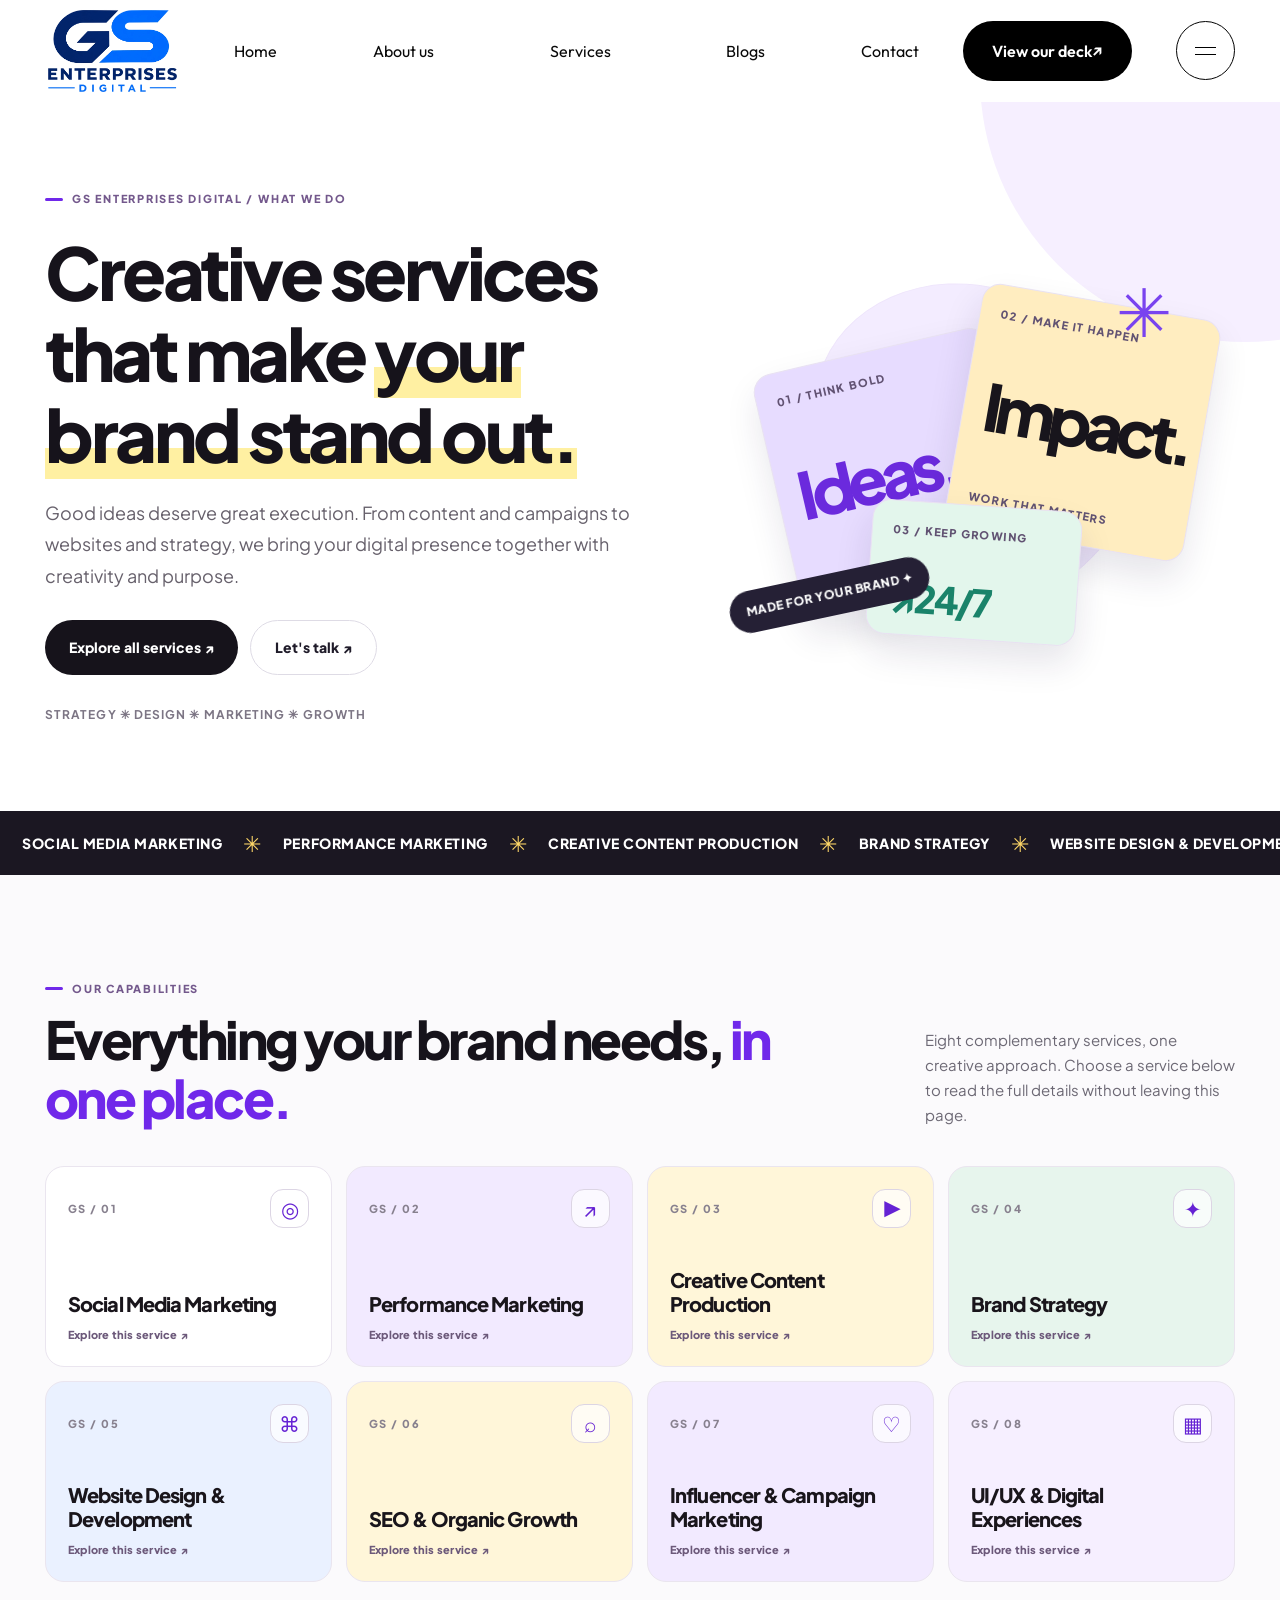
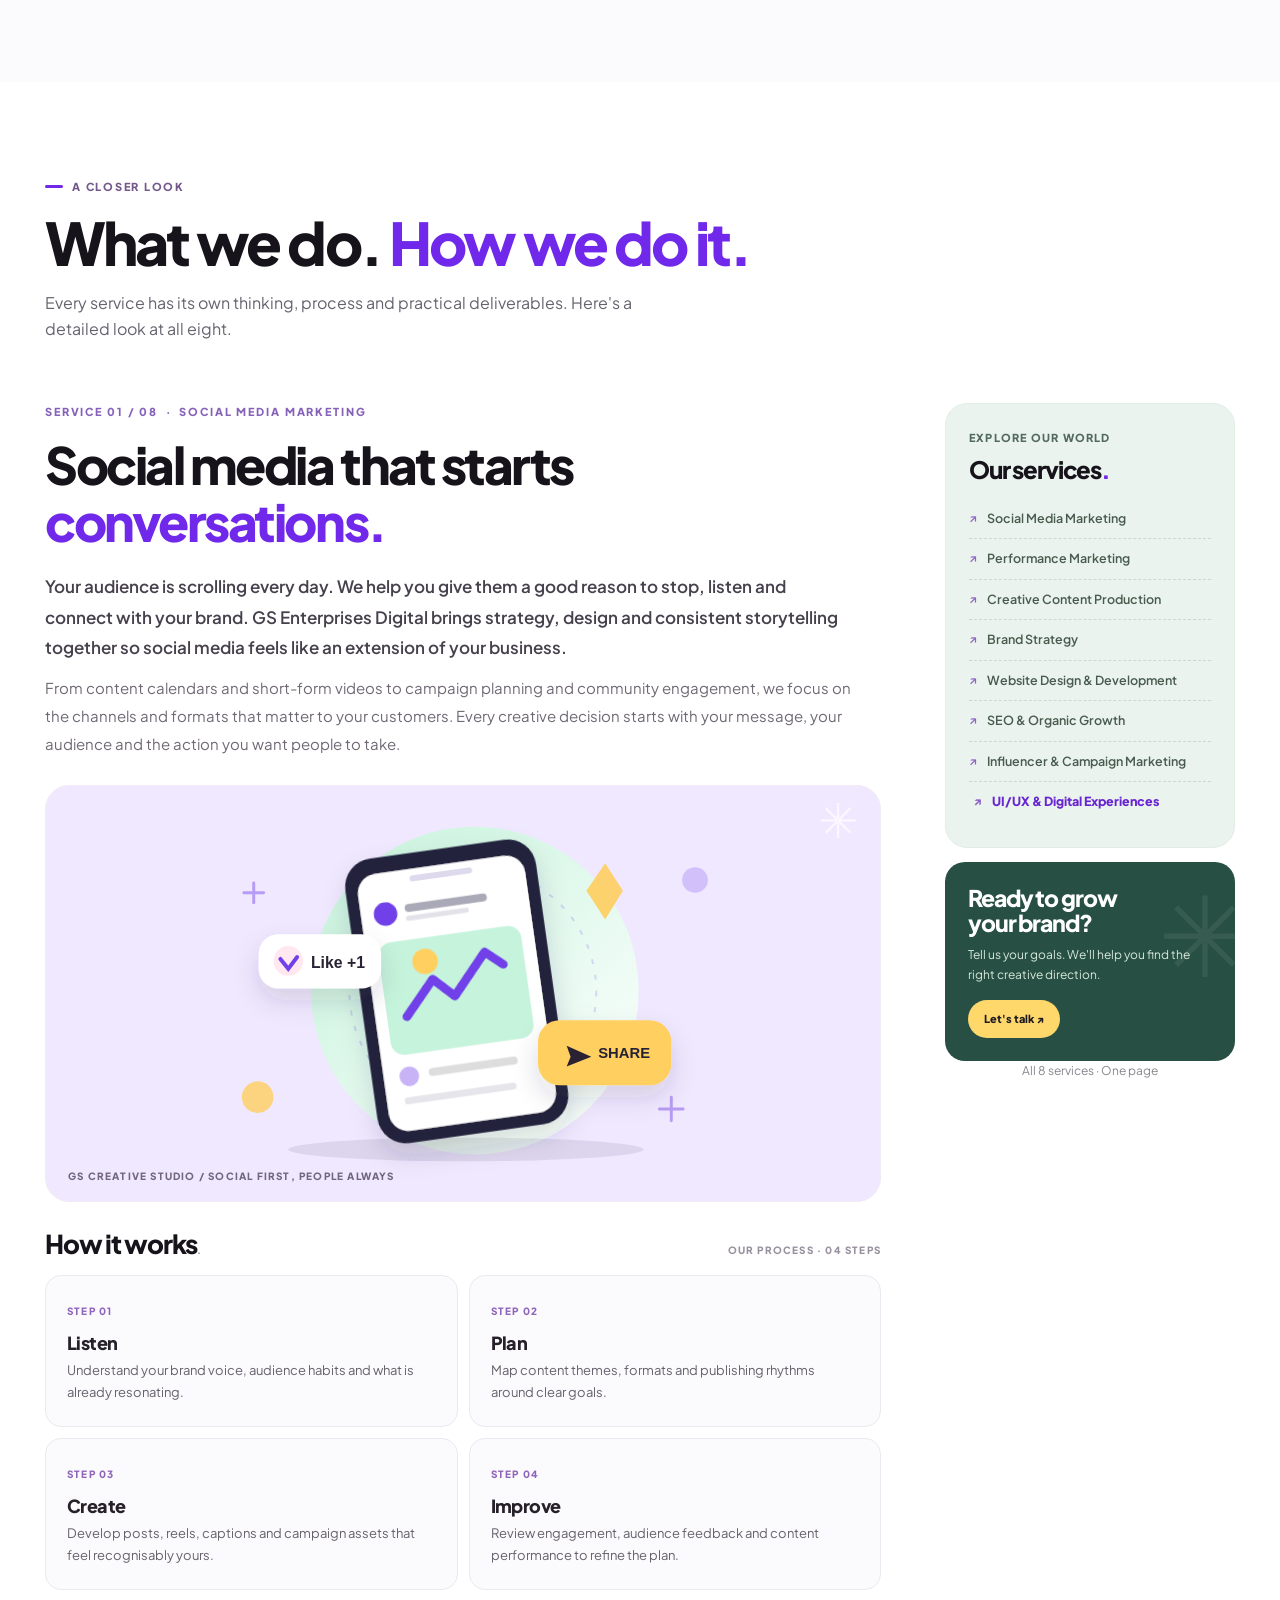
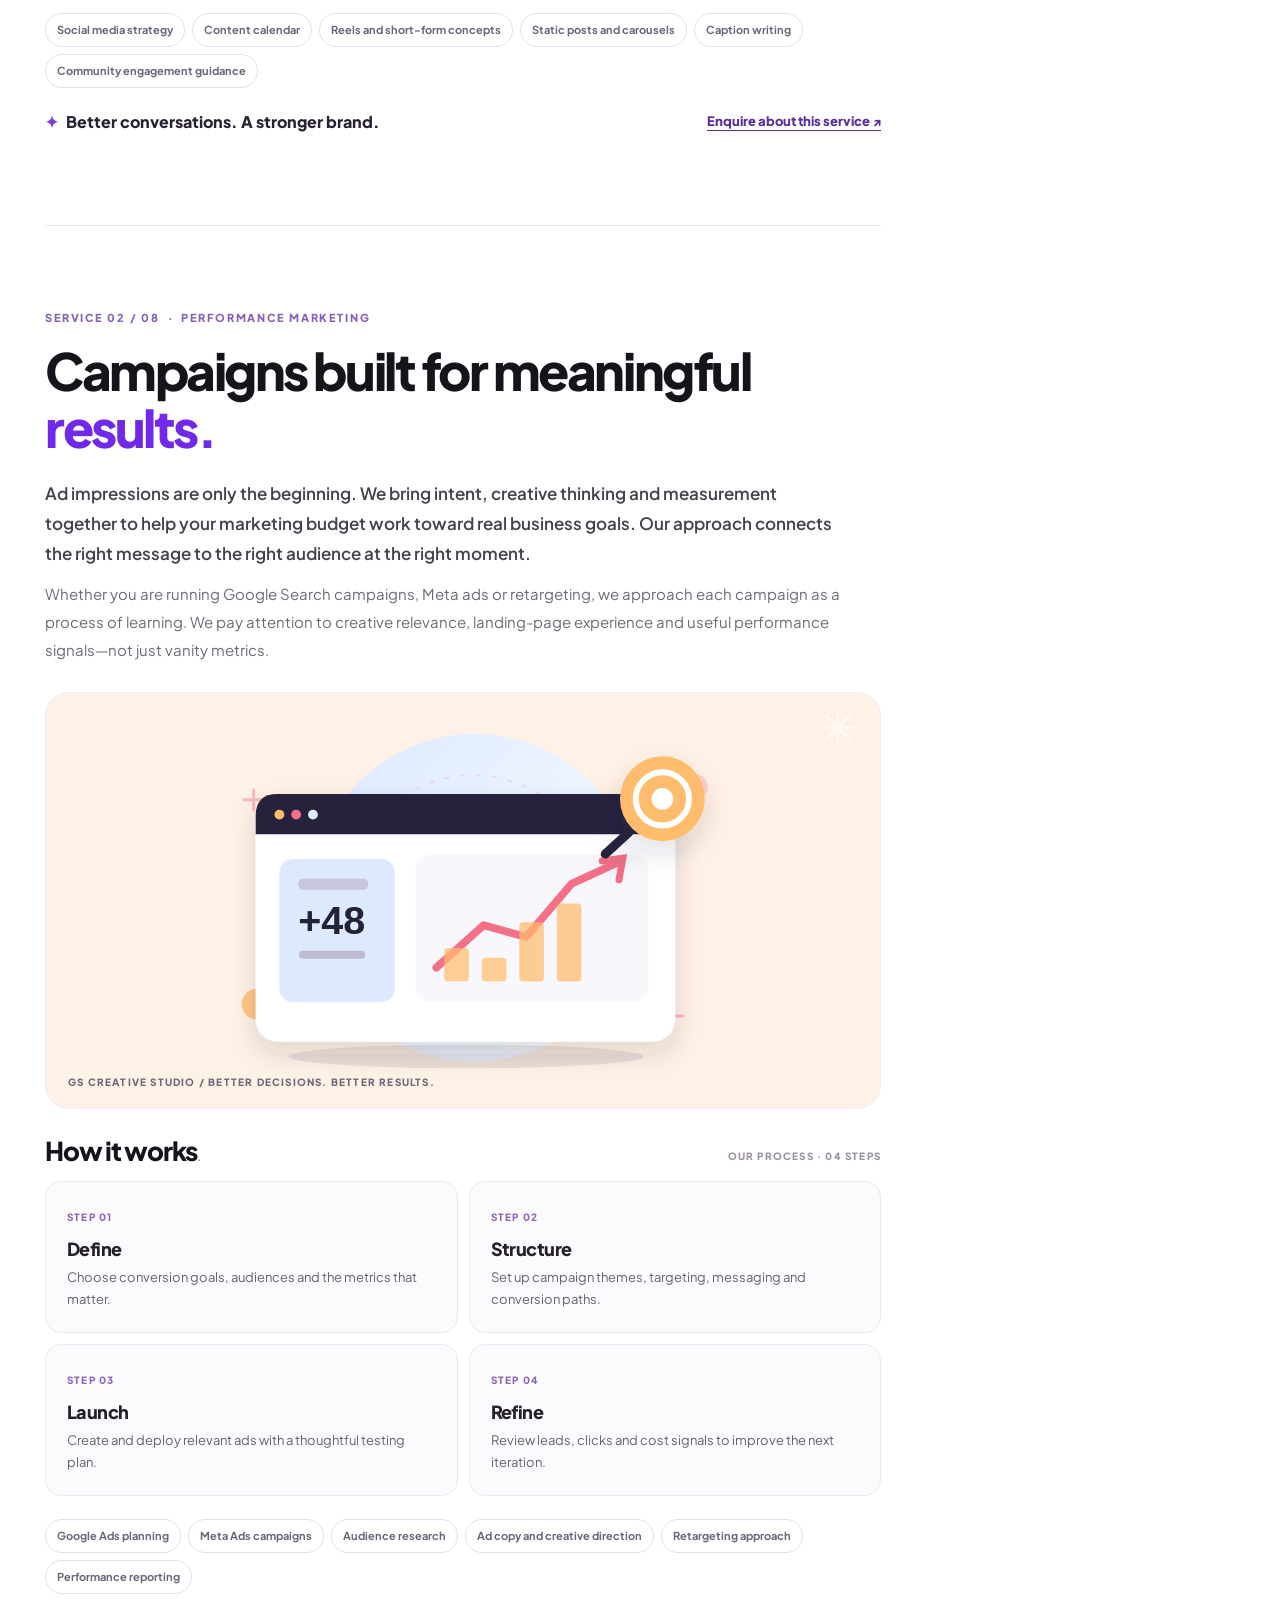
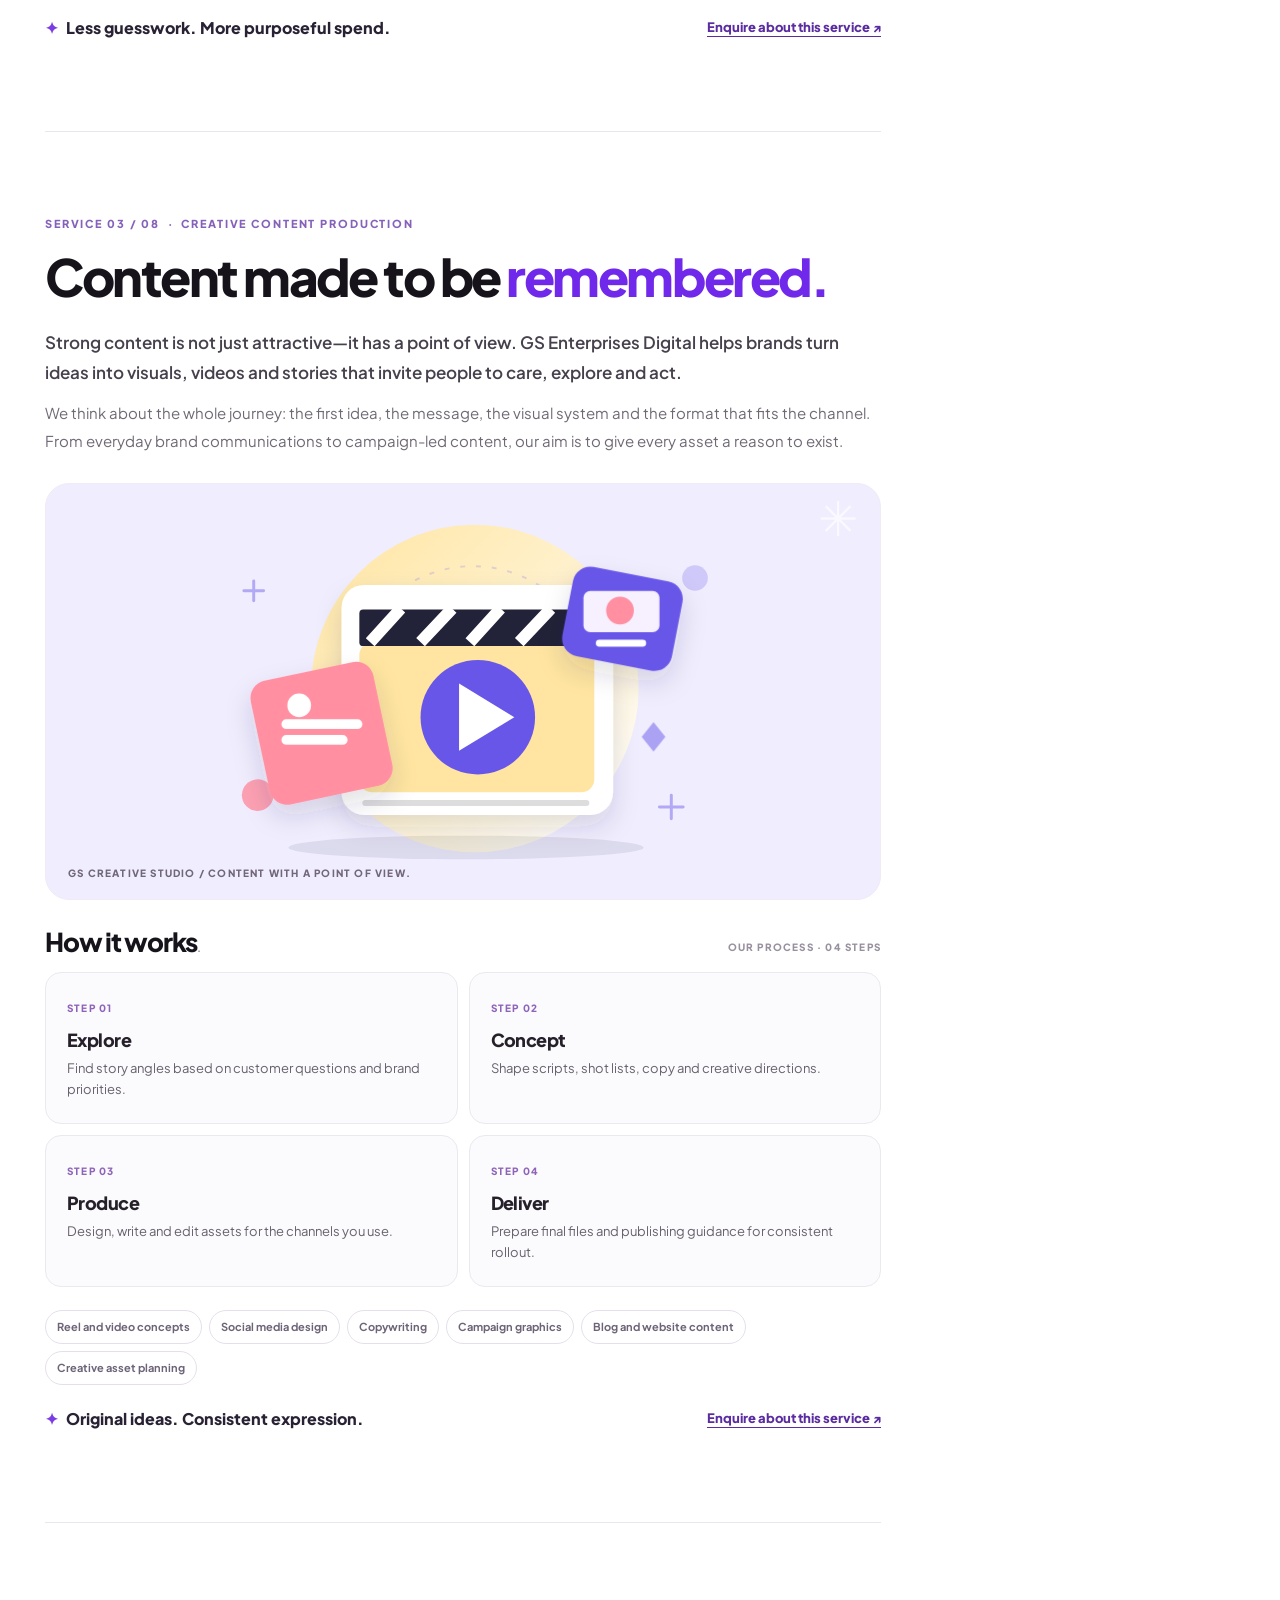
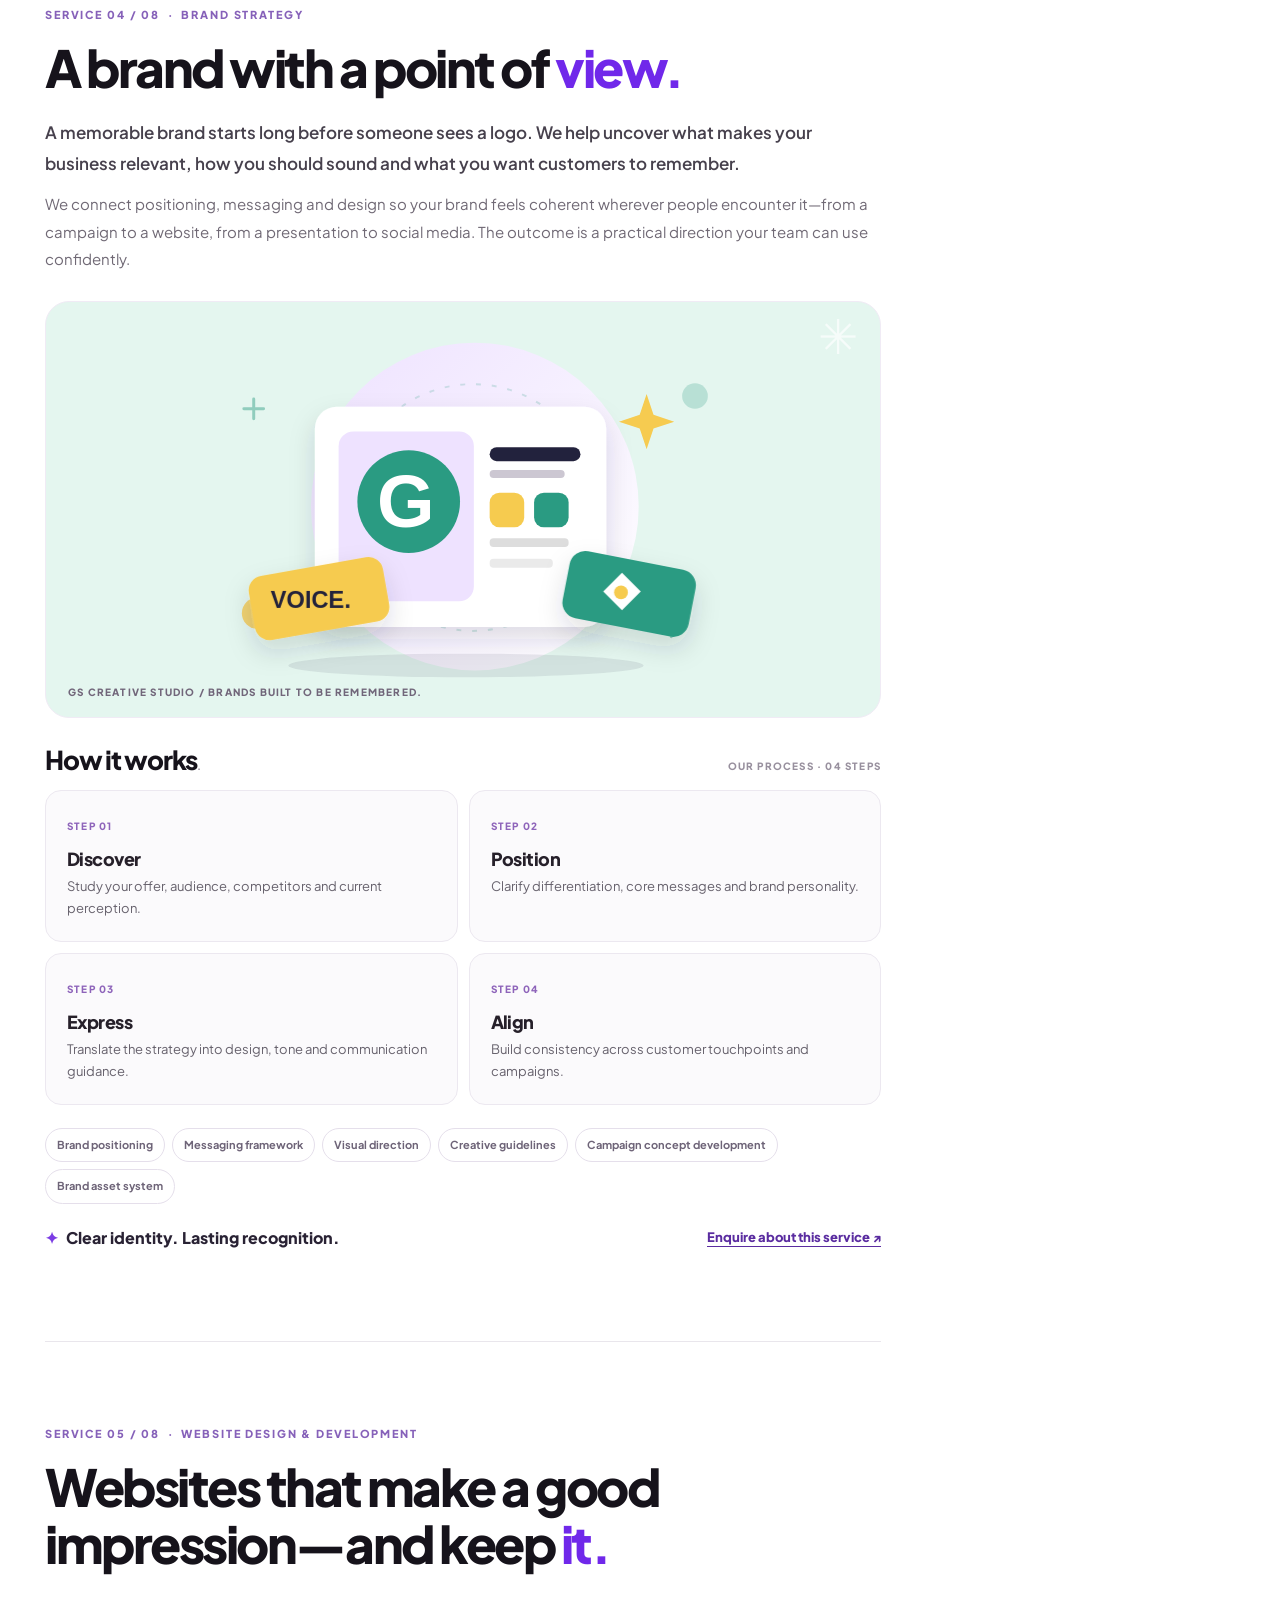
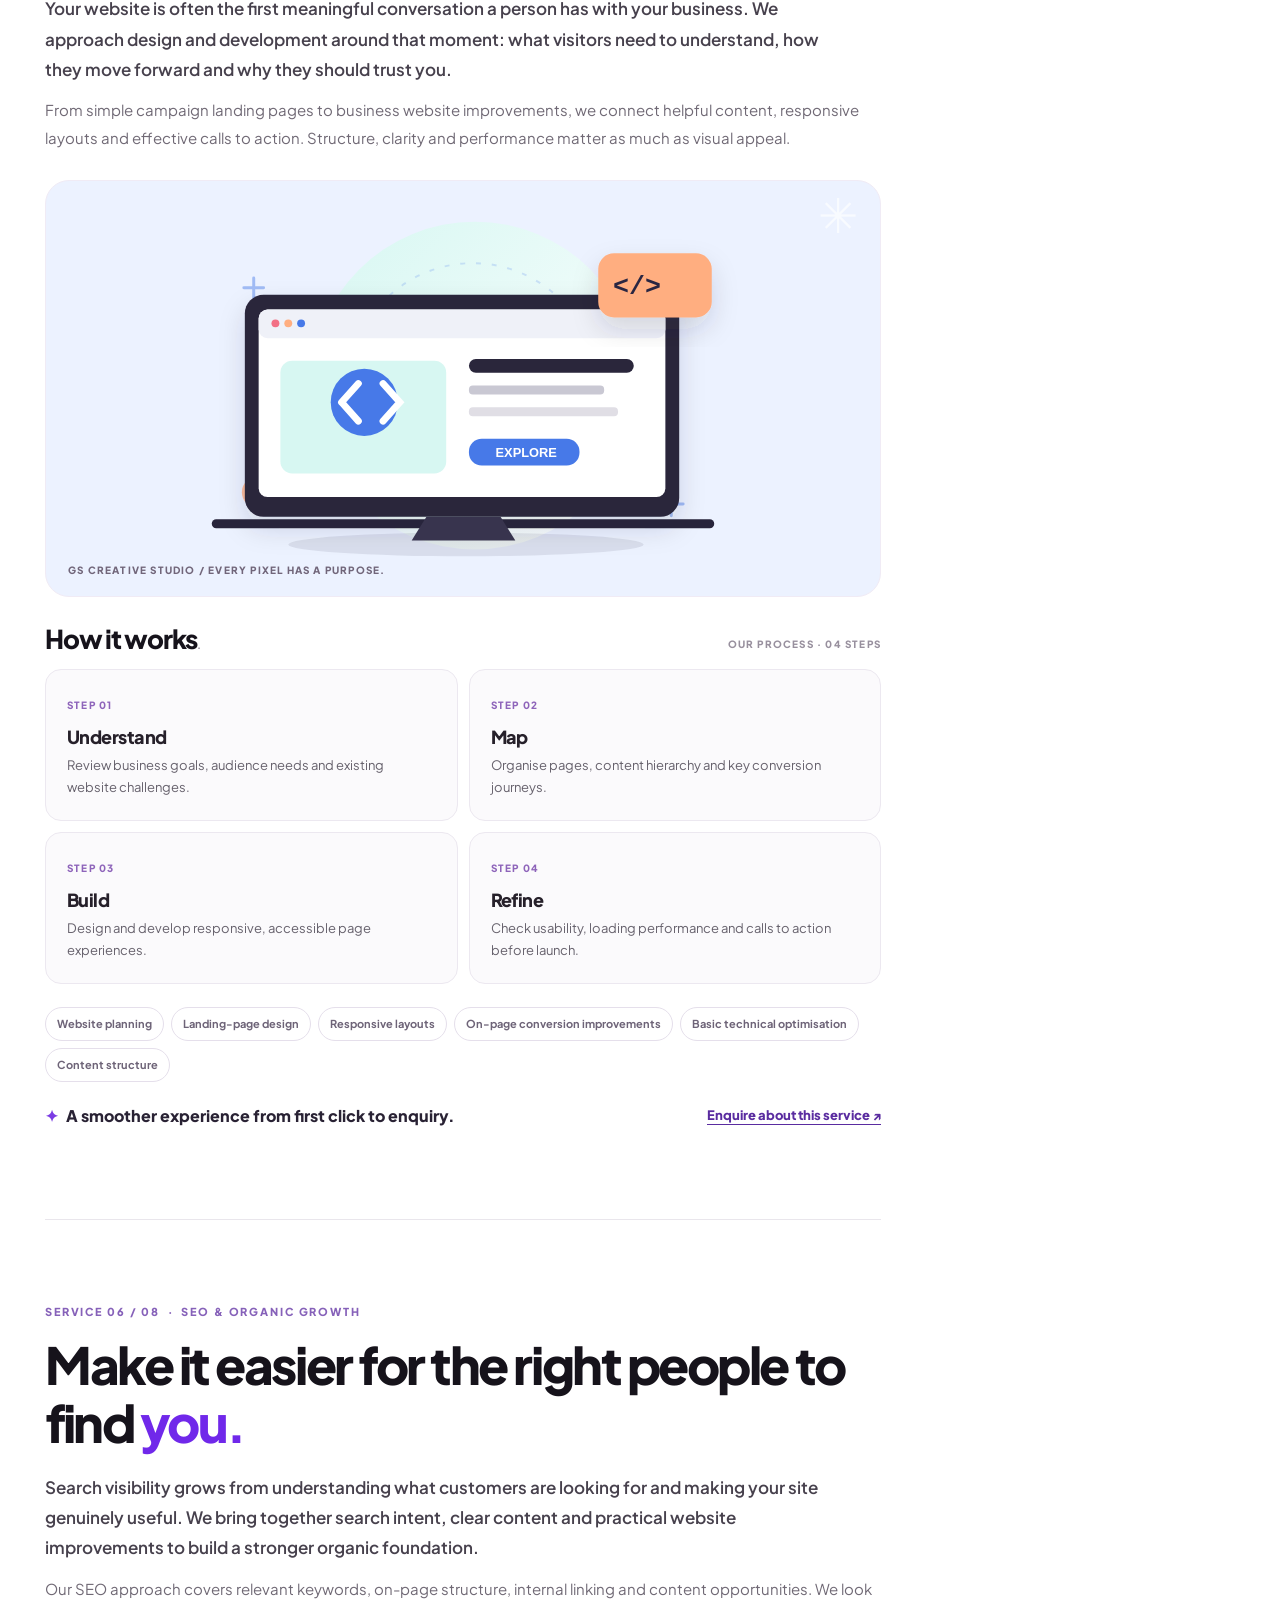
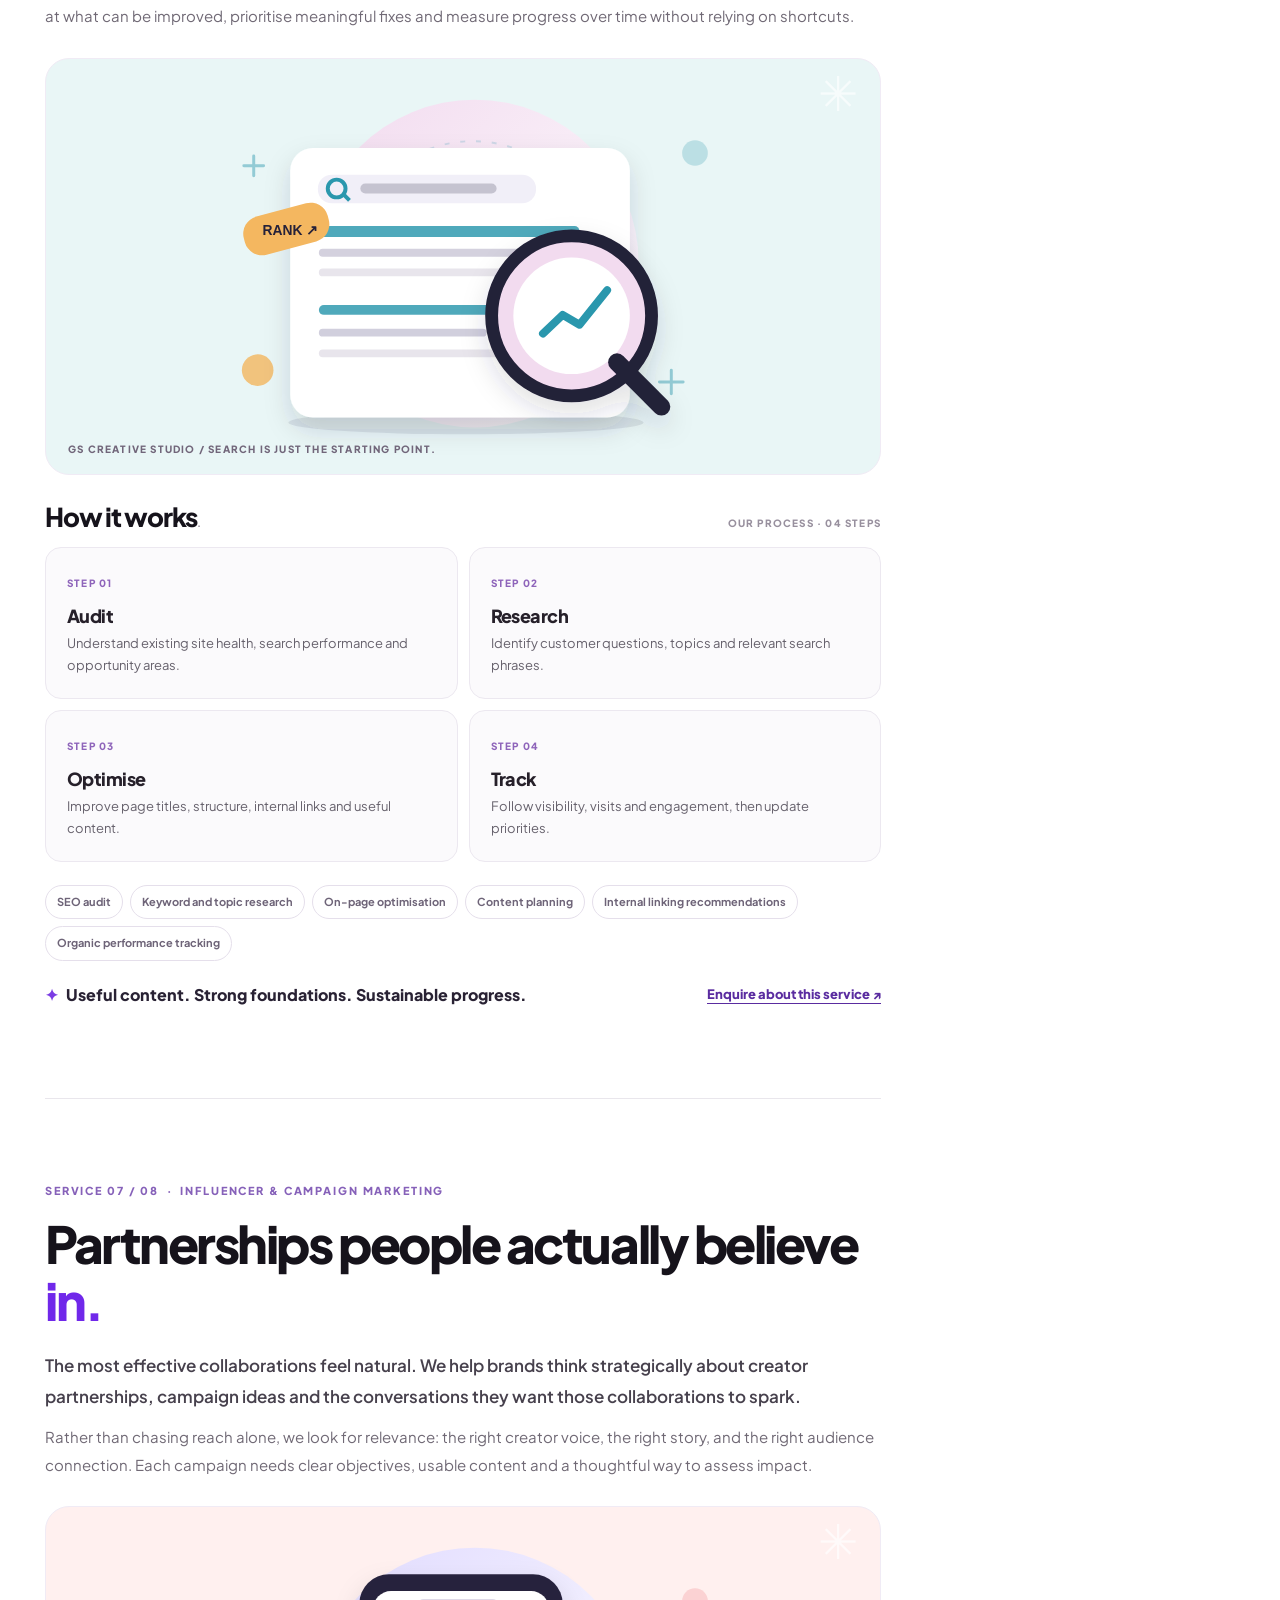
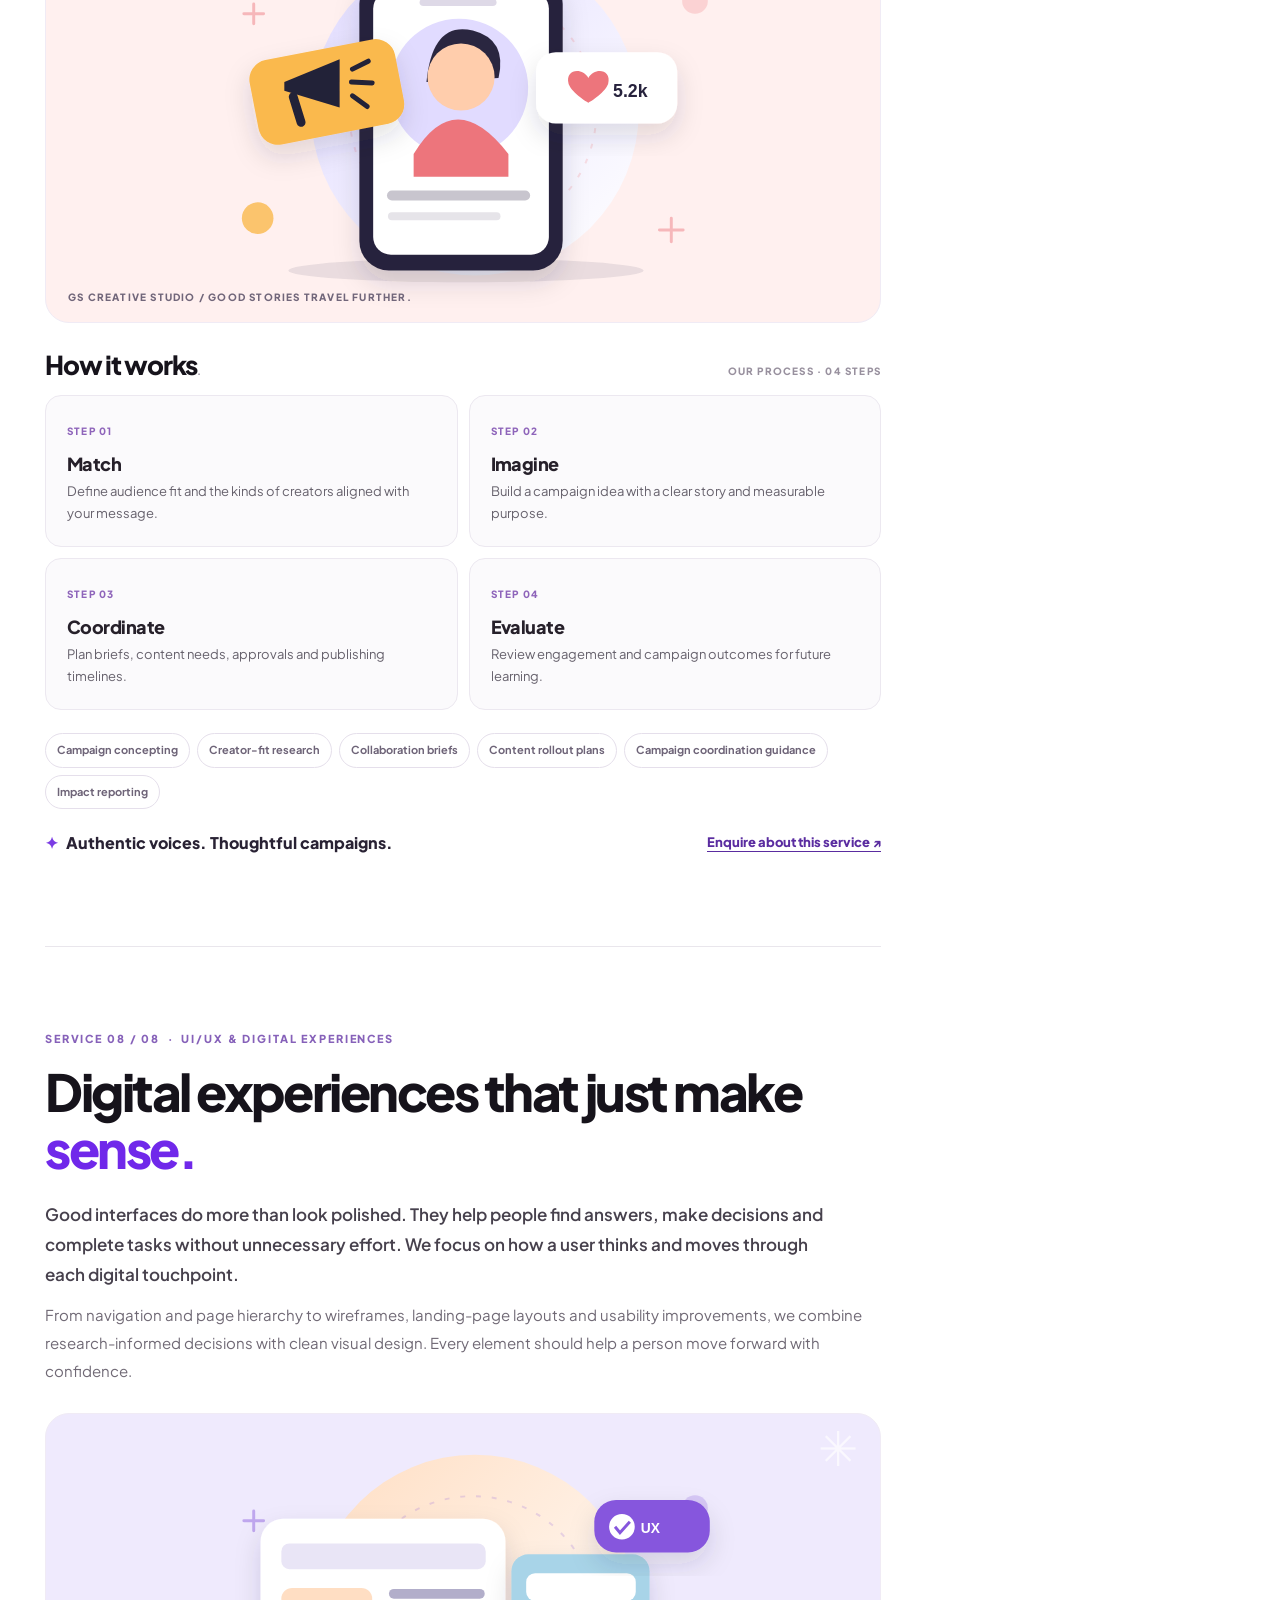
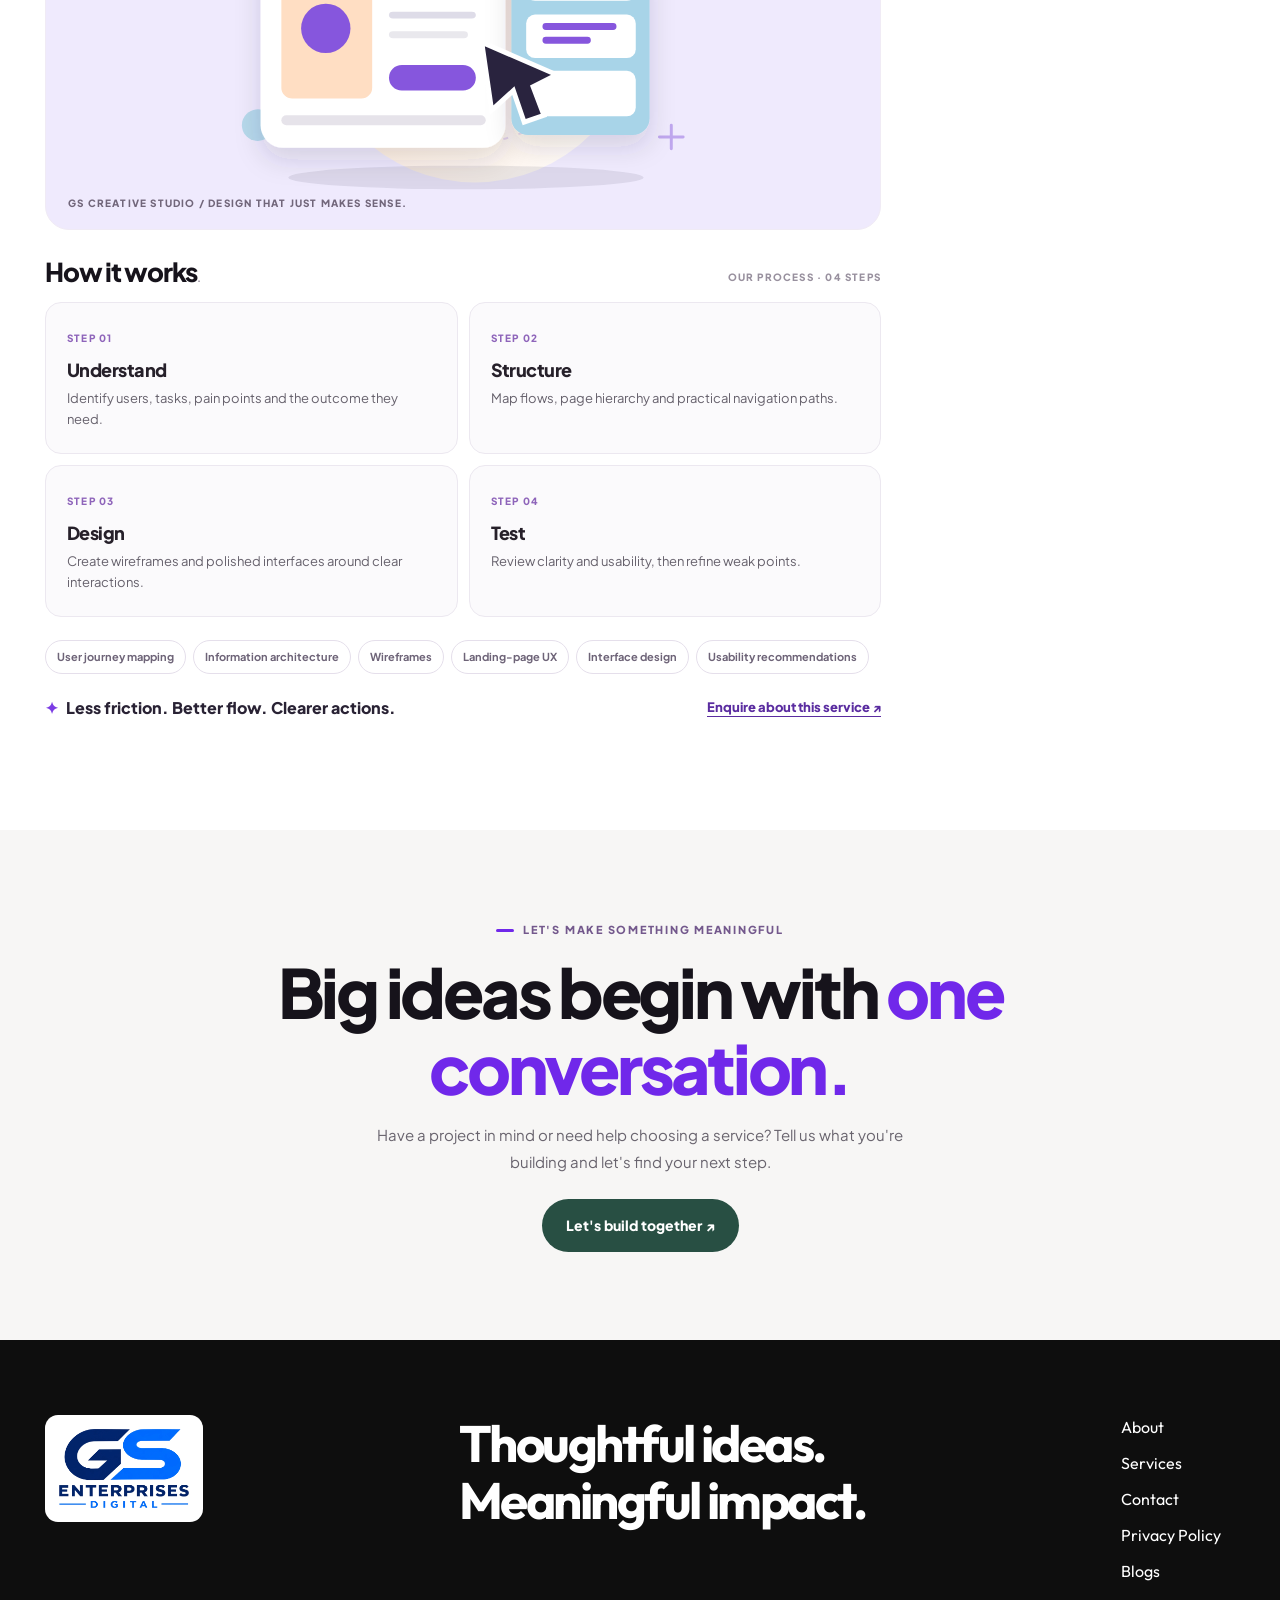
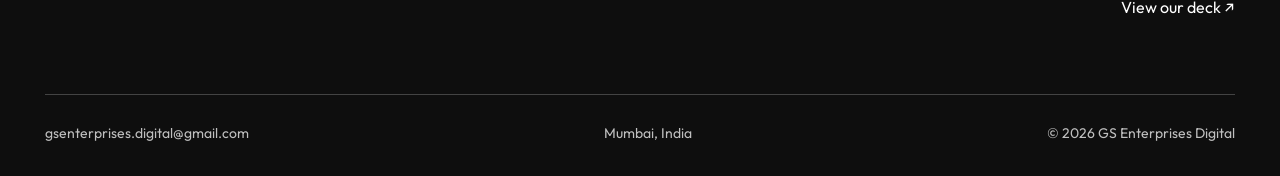
<file: services.html>
<!DOCTYPE html>

<html lang="en">
<head>
<!-- Google Analytics 4 — GS Enterprises Digital -->
<script async src="https://www.googletagmanager.com/gtag/js?id=G-5CF73ZM6JW"></script>
<script>
  window.dataLayer = window.dataLayer || [];
  function gtag(){dataLayer.push(arguments);}
  gtag('js', new Date());
  gtag('config', 'G-5CF73ZM6JW');
</script>
<!-- End Google Analytics 4 -->

<meta charset="utf-8"/><meta content="width=device-width,initial-scale=1" name="viewport"/>
<meta content="#ffffff" name="theme-color"/><meta content="light" name="color-scheme"/>
<title>Digital Marketing Services in Mumbai | GS Enterprises Digital</title>
<meta content="Explore eight detailed digital marketing services by GS Enterprises Digital: social media, performance marketing, creative content, branding, website design, SEO, influencer marketing and UI/UX." name="description"/>
<link href="https://gsenterprisesdigital-sudo.github.io/TESTING/services.html" rel="canonical"/>
<meta content="website" property="og:type"/><meta content="GS Enterprises Digital" property="og:site_name"/><meta content="Our Digital Marketing Services | GS Enterprises Digital" property="og:title"/><meta content="Eight digital marketing services, eight original illustrations, one detailed GS Enterprises Digital page." property="og:description"/><meta content="https://gsenterprisesdigital-sudo.github.io/TESTING/services.html" property="og:url"/>
<link href="https://fonts.googleapis.com" rel="preconnect"/><link crossorigin="" href="https://fonts.gstatic.com" rel="preconnect"/>
<link href="https://fonts.googleapis.com/css2?family=Outfit:wght@400;500;600;700;800;900&amp;display=swap" rel="stylesheet"/>
<script type="application/ld+json">{"@context": "https://schema.org", "@type": "CollectionPage", "name": "Digital Marketing Services | GS Enterprises Digital", "url": "https://gsenterprisesdigital-sudo.github.io/TESTING/services.html", "mainEntity": {"@type": "ItemList", "itemListElement": [{"@type": "ListItem", "position": 1, "name": "Social Media Marketing", "url": "https://gsenterprisesdigital-sudo.github.io/TESTING/services.html#social-media-marketing"}, {"@type": "ListItem", "position": 2, "name": "Performance Marketing", "url": "https://gsenterprisesdigital-sudo.github.io/TESTING/services.html#performance-marketing"}, {"@type": "ListItem", "position": 3, "name": "Creative Content Production", "url": "https://gsenterprisesdigital-sudo.github.io/TESTING/services.html#creative-content-production"}, {"@type": "ListItem", "position": 4, "name": "Brand Strategy", "url": "https://gsenterprisesdigital-sudo.github.io/TESTING/services.html#brand-strategy"}, {"@type": "ListItem", "position": 5, "name": "Website Design & Development", "url": "https://gsenterprisesdigital-sudo.github.io/TESTING/services.html#website-design-development"}, {"@type": "ListItem", "position": 6, "name": "SEO & Organic Growth", "url": "https://gsenterprisesdigital-sudo.github.io/TESTING/services.html#seo-organic-growth"}, {"@type": "ListItem", "position": 7, "name": "Influencer & Campaign Marketing", "url": "https://gsenterprisesdigital-sudo.github.io/TESTING/services.html#influencer-campaign-marketing"}, {"@type": "ListItem", "position": 8, "name": "UI/UX & Digital Experiences", "url": "https://gsenterprisesdigital-sudo.github.io/TESTING/services.html#ui-ux-digital-experiences"}]}}</script>
<style>
:root{--black:#090909;--purple:#7028ea;--lav:#f3edff;--yellow:#fce985;--off:#f8f8f7;--border:#e8e8e8;--muted:#696969;--max:1250px}
*,*::before,*::after{box-sizing:border-box}html{scroll-behavior:smooth;scroll-padding-top:100px}body{margin:0;background:#fff;color:var(--black);font:400 20px/1.5 'Outfit',Arial,sans-serif;overflow-x:hidden;-webkit-font-smoothing:antialiased}button,a{font:inherit}button{cursor:pointer}a{color:inherit;text-decoration:none}img{max-width:100%}h1,h2,h3,p{margin-top:0}h1,h2,h3{font-weight:700;line-height:1.05;letter-spacing:-.057em}::selection{background:#d5b8ff;color:#080808}:focus-visible{outline:3px solid var(--purple);outline-offset:4px}.shell{width:min(var(--max),calc(100% - 90px));margin:auto}.skip{position:fixed;top:-80px;left:16px;z-index:110;padding:12px 18px;background:#000;color:#fff}.skip:focus{top:10px}
.scroll-progress{height:3px;width:0;background:var(--purple);position:fixed;top:0;left:0;z-index:120;pointer-events:none}.header{z-index:90;position:sticky;top:0;background:#ffffffed;backdrop-filter:blur(15px);border-bottom:1px solid transparent;transition:border-color .3s,box-shadow .3s}.header.stuck{border-color:#ededed;box-shadow:0 12px 35px #00000008}.header-inner{height:116px;display:flex;align-items:center;gap:44px}.brand{display:flex;flex-shrink:0;align-items:center;width:145px}.brand img{display:block;width:135px;height:86px;object-fit:contain}.nav{flex:1;display:flex;align-items:center;justify-content:space-between;gap:16px}.nav-link{font-size:18px;font-weight:400;position:relative;padding:8px 0}.nav-link::after{content:'';position:absolute;bottom:5px;left:0;height:2px;background:var(--purple);width:0;transition:width .25s}.nav-link:hover::after,.nav-link[aria-current="page"]::after{width:100%}.deck{border:0;display:inline-flex;align-items:center;justify-content:center;background:#000;color:white;border-radius:999px;font-weight:600;font-size:16px;padding:18px 29px;white-space:nowrap;transition:background .3s,transform .3s}.deck:hover{background:var(--purple);transform:translateY(-3px)}.menu{width:59px;height:59px;border:1px solid #000;background:white;border-radius:50%;display:grid;align-content:center;justify-items:center;gap:6px;flex:none;transition:background .25s,color .25s}.menu span{width:21px;height:1px;background:currentColor;display:block;transition:transform .2s}.menu:hover{background:#000;color:white}.menu[aria-expanded="true"] span:first-child{transform:translateY(3.5px) rotate(45deg)}.menu[aria-expanded="true"] span:last-child{transform:translateY(-3.5px) rotate(-45deg)}.mobile-drawer{display:none;background:#fff;padding:12px 6%;border-top:1px solid #eee;box-shadow:0 17px 32px #00000010}.mobile-drawer.open{display:grid;gap:4px}.mobile-drawer a{font-weight:500;font-size:20px;padding:12px 8px}.mobile-drawer .deck{color:white;justify-self:start;padding:15px 28px;margin:14px 0}
.hero{position:relative;padding:75px 0 0;min-height:690px;isolation:isolate}.hero-content{text-align:center;position:relative;z-index:2}.hero .overline{display:none}.hero h1{font-size:clamp(72px,7.8vw,115px);letter-spacing:-.066em;line-height:.99;max-width:1120px;margin:16px auto 44px;font-weight:700}.hero h1 span{display:block}.hero .tagline{font-size:26px;line-height:1.3;letter-spacing:-.04em;font-weight:400;margin-bottom:38px}.hero-btn{font-size:16px;display:inline-flex;align-items:center;gap:12px;border-bottom:1px solid #000;padding-bottom:8px;font-weight:600;transition:color .2s,gap .2s}.hero-btn:hover{color:var(--purple);gap:21px}.hero-decoration{position:absolute;bottom:40px;left:10%;font-size:70px;color:var(--purple);animation:spin 18s linear infinite}.hero-mark{position:absolute;right:8%;bottom:48px;border:2px solid #111;border-radius:50%;width:98px;height:98px;display:grid;place-items:center;font-size:26px;transform:rotate(-15deg);animation:bob 5s ease-in-out infinite}.hero-mark span{max-width:70px;text-align:center;line-height:1.1;font-size:16px;font-weight:700}.hero-bottom{display:flex;align-items:center;justify-content:space-between;border-top:1px solid #eee;margin-top:118px;padding:21px 0;color:#777;text-transform:uppercase;font-size:11px;letter-spacing:.15em;font-weight:600}.ticker{background:var(--purple);color:white;overflow:hidden;white-space:nowrap}.ticker-track{display:flex;width:max-content;animation:marquee 32s linear infinite}.ticker-line{padding:18px 0;display:flex;align-items:center;gap:42px;font-weight:600;font-size:25px;letter-spacing:-.03em}.ticker-line .star{color:#ffec89;font-size:29px}
.section{padding:125px 0}.eyebrow{font-size:13px;letter-spacing:.18em;text-transform:uppercase;font-weight:600;display:flex;align-items:center;gap:12px;margin-bottom:19px}.eyebrow:before{content:'✳';color:var(--purple);font-size:24px}.section-title{font-size:clamp(53px,6.2vw,94px);margin:0;max-width:900px}.section-intro{font-size:19px;max-width:400px;line-height:1.6;color:var(--muted)}.section-head{display:flex;align-items:end;justify-content:space-between;gap:35px;margin-bottom:65px}.services{background:#fafafa}.service-grid{display:grid;grid-template-columns:repeat(2,minmax(0,1fr));gap:22px}.service{position:relative;display:flex;flex-direction:column;min-height:415px;padding:40px 42px 35px;border:1px solid #e7e7e7;border-radius:19px;background:white;overflow:hidden;transition:transform .35s,box-shadow .35s,border-color .35s}.service:hover{transform:translateY(-9px);border-color:#c9b6e9;box-shadow:0 25px 70px #38206215}.service:nth-child(2){background:#f5edff}.service:nth-child(3){background:#fff9de}.service:nth-child(4){background:#f0f3ff}.service:nth-child(5){background:#f6f8f5}.service:nth-child(6){background:#fff0ef}.service-top{display:flex;justify-content:space-between;align-items:start;gap:20px}.service-icon{font-size:50px;line-height:1;display:grid;place-items:center;width:88px;height:88px;background:white;border:1px solid #ddd;border-radius:50%;transition:transform .45s}.service:hover .service-icon{transform:rotate(-18deg) scale(1.09)}.service-arrow{border:1px solid #111;border-radius:50%;width:51px;height:51px;display:grid;place-items:center;font-size:25px;transition:background .2s,color .2s,transform .2s}.service:hover .service-arrow{background:#000;color:#fff;transform:rotate(45deg)}.service-bottom{margin-top:auto}.service h3{font-size:clamp(35px,3.2vw,53px);margin:48px 0 12px;max-width:440px}.service p{font-size:17px;color:#535353;line-height:1.65;max-width:440px;margin:0}.service a:focus-visible{outline-offset:9px}.services-more{margin-top:36px;display:flex;justify-content:center}.outline-btn{border:1px solid #000;display:inline-flex;align-items:center;gap:20px;padding:18px 27px;border-radius:999px;font-weight:600;font-size:16px;transition:background .2s,color .2s}.outline-btn:hover{background:#000;color:#fff}
.who{background:#fff}.who-grid{display:grid;grid-template-columns:1fr 1fr;gap:100px;align-items:center}.who h2{font-size:clamp(53px,6vw,90px);margin:0 0 32px}.who-copy{font-size:21px;color:#464646;line-height:1.7}.who-copy p{margin-bottom:23px}.who-illustration{min-height:440px;background:#f4eaff;border-radius:40% 60% 56% 44%/45% 39% 61% 55%;display:grid;place-items:center;position:relative;overflow:hidden;animation:morph 13s ease-in-out infinite}.who-illustration .big-g{font:800 240px/1 'Outfit',sans-serif;letter-spacing:-.16em;color:#6525d9;transform:rotate(-14deg);text-shadow:15px 18px 0 #ffdf72}.who-illustration .symbol{position:absolute;right:9%;top:12%;font-size:72px;color:#111;animation:spin 24s linear infinite}.who-illustration .small-label{position:absolute;bottom:35px;left:30px;background:#fff;padding:10px 16px;border-radius:50px;font-size:13px;font-weight:600}.pills{display:flex;gap:10px;flex-wrap:wrap;margin:26px 0 36px}.pills span{border:1px solid #dedede;padding:8px 15px;border-radius:50px;font-size:14px}
.why{background:#101010;color:white}.why .eyebrow:before{color:#bb9aff}.why-grid{display:grid;grid-template-columns:1.06fr .94fr;gap:80px;align-items:center}.why h2{font-size:clamp(50px,5.9vw,88px);max-width:700px;margin:0 0 25px}.why-copy{font-size:19px;color:#c4c4c4;max-width:570px}.why-list{border-top:1px solid #484848}.why-item{border-bottom:1px solid #484848;padding:28px 0;display:flex;gap:18px;align-items:center}.why-item .point{height:48px;width:48px;border-radius:50%;flex:none;display:grid;place-items:center;background:#fff;color:#7028ea;font-size:23px}.why-item h3{font-size:25px;letter-spacing:-.045em;margin:0 0 5px}.why-item p{font-size:16px;color:#aaa;margin:0}.why-side{background:#e7d6ff;color:#111;min-height:460px;border-radius:30px;position:relative;display:grid;place-items:center;overflow:hidden}.why-side .ring{height:320px;width:320px;border:15px solid #6d27dc;border-radius:50%;animation:spin 16s linear infinite;display:grid;place-items:center}.why-side strong{font-size:93px;letter-spacing:-.1em;font-weight:800}.why-side .orbit-word{position:absolute;bottom:37px;left:42px;font-weight:700;font-size:25px;letter-spacing:-.05em}
.blogs{background:#fff}.blog-grid{display:grid;grid-template-columns:repeat(3,1fr);gap:19px}.blog-card{border:1px solid #e5e5e5;border-radius:19px;overflow:hidden;display:flex;flex-direction:column;transition:transform .25s,box-shadow .25s}.blog-card:hover{transform:translateY(-6px);box-shadow:0 18px 40px #00000013}.blog-cover{height:200px;display:flex;align-items:center;justify-content:center;font-size:86px;font-weight:700;color:#6023d0;letter-spacing:-.1em;background:#eadcff}.blog-card:nth-child(2) .blog-cover{background:#ffe9a9;color:#111}.blog-card:nth-child(3) .blog-cover{background:#e9ecfc;color:#5a30ca}.blog-body{padding:30px;display:flex;flex-direction:column;flex:1}.blog-category{font-size:12px;letter-spacing:.15em;text-transform:uppercase;color:var(--purple);font-weight:600}.blog-card h3{font-size:26px;line-height:1.25;margin:17px 0 23px}.blog-card .read{font-size:15px;font-weight:600;margin-top:auto;border-top:1px solid #eee;padding-top:20px}
.deck-strip{background:#f8f4ff;padding:75px 0}.deck-strip-inner{display:flex;align-items:center;justify-content:space-between;gap:45px}.deck-strip h2{font-size:clamp(42px,4.5vw,66px);margin:0 0 12px}.deck-strip p{font-size:18px;color:#666;margin:0}.deck-strip .deck{flex:none}.contact-banner{padding:125px 0;background:#fff}.contact-inner{display:flex;justify-content:space-between;align-items:center;gap:35px}.contact-banner h2{font-size:clamp(59px,7.2vw,105px);max-width:970px;margin:20px 0 0}.talk-circle{height:165px;width:165px;border:2px solid #000;border-radius:50%;display:grid;place-items:center;font-size:19px;font-weight:600;transform:rotate(-10deg);transition:transform .4s,background .3s,color .3s;flex:none;text-align:center;padding:12px}.talk-circle:hover{background:#000;color:#fff;transform:rotate(7deg) scale(1.05)}.footer{background:#0e0e0e;color:#fff;padding:75px 0 32px}.footer-top{display:flex;justify-content:space-between;gap:45px;align-items:start}.footer-logo{width:158px;padding:12px;background:white;border-radius:13px;display:block}.footer-logo img{width:100%;display:block}.footer-slogan{font-size:clamp(34px,4vw,57px);max-width:540px;line-height:1.12;font-weight:700;letter-spacing:-.05em}.footer-nav{display:flex;flex-direction:column;gap:12px;font-size:16px}.footer-nav a:hover{color:#d2b7ff}.footer-base{display:flex;align-items:center;justify-content:space-between;border-top:1px solid #434343;margin-top:75px;padding-top:28px;gap:18px;font-size:14px;color:#bfbfbf}.footer-base a:hover{color:#fff}.to-top{position:fixed;right:26px;bottom:25px;height:50px;width:50px;border-radius:50%;border:0;background:#dd0404;color:#fff;display:grid;place-items:center;font-size:24px;box-shadow:0 4px 12px #0002;z-index:35;opacity:0;transform:translateY(10px);pointer-events:none;transition:opacity .3s,transform .3s}.to-top.show{opacity:1;transform:none;pointer-events:auto}.reveal{opacity:1;transform:none}.js .reveal:not(.visible){opacity:0;transform:translateY(28px);transition:opacity .8s ease,transform .8s ease}.js .reveal.visible{opacity:1;transform:none}
@keyframes marquee{to{transform:translateX(-50%)}}@keyframes spin{to{transform:rotate(360deg)}}@keyframes bob{50%{transform:translateY(-14px) rotate(7deg)}}@keyframes morph{0%,100%{border-radius:40% 60% 56% 44%/45% 39% 61% 55%}50%{border-radius:58% 42% 38% 62%/59% 61% 39% 41%}}
@media(max-width:1399px){body{font-size:18px}.header-inner{height:101px}.nav-link{font-size:16px}.hero{min-height:625px}.hero h1{font-size:clamp(68px,7.9vw,105px)}}
@media(max-width:1080px){.shell{width:calc(100% - 60px)}.header-inner{gap:27px}.nav{gap:12px}.nav-link{font-size:15px}.deck{padding:15px 21px}.hero h1{font-size:clamp(62px,8.3vw,90px)}.who-grid,.why-grid{gap:45px}.service{min-height:360px;padding:33px}.blog-grid{gap:13px}.blog-body{padding:23px}}
@media(max-width:830px){.header-inner{height:84px}.brand{width:125px}.brand img{width:115px;height:67px}.nav{display:none}.header-inner>.deck{margin-left:auto}.hero{min-height:0;padding:92px 0 0}.hero h1{font-size:clamp(53px,9.2vw,78px)}.hero-bottom{margin-top:120px}.hero-decoration{bottom:62px;left:8%;font-size:54px}.hero-mark{right:8%;bottom:60px;width:70px;height:70px}.hero-mark span{font-size:12px}.section{padding:88px 0}.section-head{display:block}.section-intro{margin-top:25px}.service-grid,.who-grid,.why-grid{grid-template-columns:1fr}.why-side{min-height:320px}.why-side .ring{width:230px;height:230px}.blog-grid{grid-template-columns:1fr 1fr}.blog-card:last-child{display:none}.contact-inner{align-items:start}.talk-circle{height:125px;width:125px}.footer-top{flex-wrap:wrap}.footer-slogan{order:3;min-width:100%}}
@media(max-width:580px){.shell{width:calc(100% - 36px)}.header-inner{height:78px;gap:11px}.brand{width:104px}.brand img{width:100px;height:60px}.header-inner>.deck{font-size:12px;padding:13px 14px;margin-left:auto}.menu{width:45px;height:45px}.hero{padding:75px 0 0}.hero h1{font-size:clamp(43px,10vw,63px);letter-spacing:-.072em;margin-bottom:30px}.hero .tagline{font-size:20px}.hero-bottom{margin-top:125px;font-size:9px;gap:10px}.hero-mark{bottom:75px}.hero-decoration{bottom:82px}.ticker-line{font-size:19px;gap:24px;padding:16px 0}.section{padding:78px 0}.section-title,.who h2,.why h2{font-size:clamp(44px,10.6vw,65px)}.section-head{margin-bottom:35px}.service{min-height:305px;padding:26px;border-radius:15px}.service-icon{width:65px;height:65px;font-size:35px}.service-arrow{width:43px;height:43px}.service h3{font-size:36px;margin:34px 0 10px}.service p{font-size:15px}.who-illustration{min-height:285px}.who-illustration .big-g{font-size:170px}.who-illustration .small-label{font-size:10px}.who-copy{font-size:18px}.why-item h3{font-size:21px}.blog-grid{grid-template-columns:1fr}.blog-card:last-child{display:flex}.deck-strip-inner,.contact-inner{display:block}.deck-strip .deck{margin-top:30px}.contact-banner{padding:90px 0}.contact-banner h2{font-size:clamp(47px,11vw,70px)}.talk-circle{margin-top:36px}.footer-top{display:grid}.footer-slogan{order:0;min-width:0}.footer-base{display:block}.footer-base>*{display:block;margin:0 0 10px}.to-top{right:14px;bottom:14px}}
@media(prefers-reduced-motion:reduce){*,*::before,*::after{scroll-behavior:auto!important;animation:none!important;transition:none!important}.js .reveal:not(.visible){opacity:1;transform:none}}

/* Original GS project enquiry — modern, accessible and email-first. */
.enquiry{position:relative;padding:115px 0;background:#f8f7fc;overflow:hidden}
.enquiry::before{content:"";position:absolute;width:500px;height:500px;right:-230px;top:-210px;border-radius:50%;background:radial-gradient(circle,#e4d6ff,transparent 68%);pointer-events:none}
.enquiry-grid{position:relative;display:grid;grid-template-columns:.9fr 1.1fr;gap:clamp(32px,6vw,92px);align-items:start}
.enquiry-side{position:sticky;top:125px}
.enquiry-kicker{display:inline-flex;align-items:center;gap:11px;text-transform:uppercase;letter-spacing:.18em;color:#7423d5;font-size:12px;font-weight:700}
.enquiry-kicker::before{content:"";width:12px;height:12px;background:#812cff;border-radius:50%;box-shadow:0 0 0 6px #ece0ff}
.enquiry h2{font-size:clamp(54px,6.6vw,98px);line-height:.99;letter-spacing:-.075em;margin:26px 0 23px;color:#090909}
.enquiry h2 em{color:#812cff;font-style:normal}
.enquiry-side>p{font-size:19px;color:#50505c;line-height:1.65;max-width:390px}
.enquiry-aside-link{display:inline-flex;align-items:center;gap:11px;margin-top:27px;font-size:16px;font-weight:600;overflow-wrap:anywhere;border-bottom:2px solid #812cff;padding-bottom:5px}
.enquiry-aside-link:hover{color:#812cff}
.enquiry-sticker{margin-top:55px;display:inline-grid;place-items:center;width:105px;height:105px;background:#d9ff8c;border:1px solid #111;border-radius:50%;font-size:47px;transform:rotate(-12deg);animation:enquiryWiggle 6s ease-in-out infinite}
@keyframes enquiryWiggle{0%,100%{transform:rotate(-12deg)}50%{transform:rotate(9deg)}}
.enquiry-card{background:#fff;border:1px solid #e9e5ed;border-radius:27px;padding:clamp(25px,4vw,46px);box-shadow:0 18px 65px #2512410d}
.enquiry-card-header{display:flex;justify-content:space-between;gap:20px;align-items:center;margin-bottom:26px}
.enquiry-card-header h3{font-size:clamp(24px,2.7vw,34px);letter-spacing:-.045em;margin:0;color:#121212}
.enquiry-card-header span{font-size:12px;font-weight:700;color:#812cff;background:#f1e7ff;border-radius:50px;padding:8px 12px;white-space:nowrap}
.enquiry-fields{display:grid;grid-template-columns:repeat(2,minmax(0,1fr));gap:20px 17px}
.enquiry-field{display:flex;flex-direction:column;gap:8px;min-width:0}
.enquiry-field.full{grid-column:1/-1}
.enquiry-field label{font-size:13px;font-weight:700;color:#24222b}
.enquiry-field label span{color:#812cff}
.enquiry-field input,.enquiry-field select,.enquiry-field textarea{width:100%;min-height:53px;border:1.5px solid #e3e0e9;border-radius:12px;background:#fbfafd;color:#18151b;padding:13px 15px;font:inherit;font-size:15px;transition:border-color .2s,box-shadow .2s;outline:none}
.enquiry-field textarea{min-height:137px;resize:vertical}
.enquiry-field input::placeholder,.enquiry-field textarea::placeholder{color:#77717f}
.enquiry-field input:focus,.enquiry-field select:focus,.enquiry-field textarea:focus{border-color:#812cff;box-shadow:0 0 0 4px #812cff15}
.enquiry-field :is(input,select,textarea):user-invalid{border-color:#d33c57}
.enquiry-actions{display:flex;align-items:center;gap:12px;flex-wrap:wrap;margin-top:26px}
.enquiry-submit,.enquiry-copy{display:inline-flex;align-items:center;justify-content:center;gap:14px;min-height:53px;padding:13px 22px;border-radius:99px;font:700 15px 'Outfit',sans-serif;cursor:pointer;transition:transform .2s,background .2s,border-color .2s}
.enquiry-submit{background:#090909;color:#fff;border:1px solid #090909;box-shadow:0 9px 23px #1111111a}
.enquiry-submit:hover{background:#812cff;border-color:#812cff;transform:translateY(-2px)}
.enquiry-copy{color:#211927;background:#fff;border:1.5px solid #d5cfde}
.enquiry-copy:hover{border-color:#812cff;color:#812cff}
.enquiry-helper{font-size:12px;line-height:1.6;color:#686270;margin:18px 0 0}
.enquiry-feedback{font-size:13px;color:#3e2862;min-height:22px;margin:11px 0 0;font-weight:600}
.enquiry-feedback:empty{display:none}
@media(max-width:940px){.enquiry-grid{grid-template-columns:1fr;gap:35px}.enquiry-side{position:static}.enquiry{padding:85px 0}.enquiry-sticker{display:none}}
@media(max-width:580px){.enquiry{padding:72px 0}.enquiry h2{font-size:clamp(49px,11vw,70px)}.enquiry-fields{grid-template-columns:1fr}.enquiry-card{padding:23px;border-radius:19px}.enquiry-card-header{align-items:flex-start;flex-direction:column;gap:10px}.enquiry-submit,.enquiry-copy{width:100%}}
@media(prefers-reduced-motion:reduce){.enquiry-sticker{animation:none}}

/* Blogger auto-sync: cards populate live without changing index.html */
.blogger-status{grid-column:1/-1;min-height:175px;display:flex;align-items:center;justify-content:center;padding:34px;border:1px solid #e9e7ed;border-radius:19px;background:#faf9fc;color:#5c5865;font-size:17px;text-align:center;line-height:1.65}
.blogger-status a{color:#6627c9;text-decoration:underline;text-underline-offset:3px;font-weight:600}
.blogger-status.is-error{background:#fbf9ff}
.blog-card .blog-cover.has-image{padding:0;background:#f5f2fa;overflow:hidden}
.blog-cover img{display:block;width:100%;height:100%;object-fit:cover;transition:transform .6s ease}
.blog-card:hover .blog-cover img{transform:scale(1.06)}
.blog-card .blog-date{font-size:13px;color:#62606a;margin-top:12px}
@media(max-width:830px){.blog-grid.has-feed .blog-card:last-child{display:flex}}
</style>
<script>document.documentElement.classList.add('js')</script>
<link href="https://fonts.googleapis.com/css2?family=Plus+Jakarta+Sans:wght@400;500;600;700;800&amp;display=swap" rel="stylesheet"/><style>
/* Creative studio-inspired GS service collection. Original layouts and artwork. */
:root { --cs-ink:#16131b; --cs-purple:#7028ea; --cs-muted:#66636e; --cs-yellow:#ffd86b; --cs-mint:#e9f3ed; --cs-line:#e8e4ed; }
main#main{font-family:'Plus Jakarta Sans','Outfit',sans-serif;color:var(--cs-ink);line-height:1.65;font-size:16px}
main#main h1,main#main h2,main#main h3,main#main h4{font-family:'Plus Jakarta Sans','Outfit',sans-serif;line-height:1.12;letter-spacing:-.048em;font-weight:800}
main#main p{margin:0}main#main a{text-decoration:none}main#main :is(a,button):focus-visible{outline:3px solid var(--cs-purple);outline-offset:4px}
.cs-kicker{display:inline-flex;align-items:center;gap:9px;font-weight:800;font-size:11px;letter-spacing:.16em;text-transform:uppercase;color:#73588c}
.cs-kicker:before{content:'';width:18px;height:3px;border-radius:5px;background:var(--cs-purple)}
.cs-accent{color:var(--cs-purple)}
.cs-btn{display:inline-flex;align-items:center;gap:15px;justify-content:center;padding:15px 24px;border-radius:100px;background:var(--cs-ink);color:#fff!important;font-size:14px;font-weight:800;transition:transform .2s,background .2s;white-space:nowrap}
.cs-btn:hover{transform:translateY(-3px);background:var(--cs-purple)}
.cs-btn--light{background:#fff;color:#201c2a!important;border:1px solid #dedbe5}.cs-btn--light:hover{background:#f0e9ff}
.cs-hero{position:relative;background:#fff;overflow:hidden;padding:80px 0 86px}
.cs-hero:before{content:'';position:absolute;width:530px;height:530px;border-radius:100%;top:-290px;right:-230px;background:#f6efff;z-index:0}
.cs-hero-grid{display:grid;grid-template-columns:1.07fr .93fr;gap:65px;align-items:center;position:relative;z-index:1}
.cs-hero-copy h1{font-size:clamp(49px,5.65vw,82px);max-width:780px;margin:22px 0 23px;letter-spacing:-.07em}
.cs-hero-copy h1 em{font-style:normal;background:linear-gradient(transparent 66%,#fff0a2 66%);white-space:normal}
.cs-hero-desc{max-width:620px;color:#67616c;font-size:18px;line-height:1.75}
.cs-hero-actions{display:flex;gap:12px;flex-wrap:wrap;margin-top:29px}
.cs-note{font-size:12px;color:#7c7584;font-weight:700;margin-top:30px!important;letter-spacing:.09em;text-transform:uppercase}
.cs-hero-art{position:relative;height:405px;display:flex;align-items:center;justify-content:center}
.cs-hero-halo{position:absolute;width:340px;height:330px;background:#f3ecff;border-radius:46% 54% 53% 47%/41% 38% 62% 59%;transform:rotate(17deg);border:1px solid #efe6fc}
.cs-hero-card{position:absolute;border-radius:19px;border:1px solid #e9e2f2;background:#fff;box-shadow:0 18px 35px #2417431d;overflow:hidden;display:flex;flex-direction:column;justify-content:space-between;padding:20px}
.cs-hero-card--one{width:240px;height:250px;left:12%;top:24%;transform:rotate(-13deg);background:#e7dcff}
.cs-hero-card--two{width:242px;height:245px;right:6%;top:12%;transform:rotate(10deg);background:#ffedc0}
.cs-hero-card--three{width:210px;height:135px;left:30%;bottom:4%;transform:rotate(4deg);background:#e3f6ec}
.cs-hero-card small{font-size:11px;letter-spacing:.13em;font-weight:800;color:#615272;text-transform:uppercase}
.cs-hero-card strong{font-size:65px;line-height:.9;letter-spacing:-.1em;font-weight:900;color:#6b2add}.cs-hero-card--two strong{color:#18151c}.cs-hero-card--three strong{font-size:38px;color:#1a836a}
.cs-hero-star{position:absolute;font-size:67px;color:#7943ef;top:1%;right:12%;z-index:4;animation:csWiggle 7s ease-in-out infinite}
.cs-hero-pill{position:absolute;left:3%;bottom:10%;z-index:3;background:#252035;border-radius:40px;color:white;padding:11px 17px;transform:rotate(-12deg);font-size:12px;font-weight:900;letter-spacing:.04em}
.cs-marquee{background:#1b1722;color:white;overflow:hidden}.cs-marquee-track{display:flex;width:max-content;animation:csMarquee 35s linear infinite}
.cs-marquee-run{display:flex;align-items:center;gap:21px;padding:14px 22px;white-space:nowrap;font-weight:800;font-size:14px;letter-spacing:.04em;text-transform:uppercase}
.cs-marquee-run b{font-size:22px;font-weight:400;color:#ffd868}
.cs-overview{padding:96px 0 100px;background:#fbfafc}
.cs-intro-row{display:flex;justify-content:space-between;align-items:end;gap:30px;margin-bottom:39px}
.cs-intro-row h2{font-size:clamp(40px,4.1vw,62px);margin:12px 0 0;max-width:775px}.cs-intro-row p{max-width:310px;color:#6c6874;font-size:15px;line-height:1.65}
.cs-overview-grid{display:grid;grid-template-columns:repeat(4,minmax(0,1fr));gap:14px}
.cs-overview-card{min-height:201px;padding:22px;border:1px solid #eae5ef;border-radius:19px;background:#fff;display:flex;flex-direction:column;align-items:flex-start;transition:transform .23s,box-shadow .23s,border-color .23s}
.cs-overview-card:nth-child(2),.cs-overview-card:nth-child(7){background:#f2eaff}.cs-overview-card:nth-child(3),.cs-overview-card:nth-child(6){background:#fff6d9}.cs-overview-card:nth-child(4){background:#e7f5ed}.cs-overview-card:nth-child(5){background:#eaf1ff}.cs-overview-card:nth-child(8){background:#f6efff}
.cs-overview-card:hover{transform:translateY(-5px);border-color:#cab1f4;box-shadow:0 16px 36px #34215115}
.cs-overview-top{width:100%;display:flex;justify-content:space-between;align-items:center}
.cs-overview-num{font-size:11px;letter-spacing:.13em;color:#87808e;font-weight:900}
.cs-overview-symbol{height:39px;width:39px;border-radius:13px;border:1px solid #dcd5e4;background:#ffffffb8;display:grid;place-items:center;color:#6522d4;font-size:21px}
.cs-overview-title{font-size:20px;line-height:1.24;margin:auto 0 9px;font-weight:800;letter-spacing:-.045em;color:#19151b;max-width:220px}
.cs-overview-arrow{font-size:11px;color:#6c597a;font-weight:800;letter-spacing:.02em}
.cs-services-shell{background:#fff;padding:87px 0 95px}
.cs-services-lead{margin-bottom:60px}.cs-services-lead h2{font-size:clamp(37px,4.6vw,67px);margin:14px 0 14px}.cs-services-lead>p:last-child{color:var(--cs-muted);max-width:600px;font-size:16px}
.cs-layout{display:grid;grid-template-columns:minmax(0,1fr) 290px;gap:clamp(38px,5vw,75px);align-items:start}
.cs-services-column{min-width:0}
.cs-service{padding:0 0 91px;margin:0 0 83px;border-bottom:1px solid #e9e6ec;scroll-margin-top:155px}
.cs-service:last-child{border-bottom:0;margin:0;padding-bottom:15px}
.cs-service-count{font-size:11px;letter-spacing:.17em;font-weight:900;text-transform:uppercase;color:#8661b9;margin:0 0 15px!important;display:block}
.cs-service h3{font-size:clamp(37px,4.0vw,62px);margin:0 0 21px;max-width:820px;color:#16131b}
.cs-service h3 .highlight{color:var(--cs-purple)}
.cs-copy-strong{max-width:805px;font-size:17px;line-height:1.78;color:#47414d;font-weight:600;margin-bottom:12px!important}
.cs-copy-extra{max-width:830px;font-size:15px;line-height:1.85;color:#706975;margin-bottom:28px!important}
.cs-artwork{height:auto;min-height:320px;border-radius:24px;position:relative;display:flex;align-items:center;justify-content:center;overflow:hidden;padding:15px 22px;margin:25px 0 27px;border:1px solid #f0ebf5}
.cs-artwork:after{content:'✳';position:absolute;top:9px;right:22px;color:#ffffffa6;font-size:48px;line-height:1;pointer-events:none}
.cs-art-caption{position:absolute;bottom:17px;left:22px;font-size:10px;color:#71667a;letter-spacing:.12em;font-weight:800;text-transform:uppercase}
.cn-illustration{display:block;max-width:100%;height:auto;width:min(620px,100%);max-height:385px;overflow:visible}
.cs-process-heading{display:flex;justify-content:space-between;align-items:end;margin:0 0 16px;gap:20px}
.cs-process-heading h4{font-size:26px;margin:0}.cs-process-heading span{font-weight:800;font-size:10px;letter-spacing:.12em;color:#98909e;text-transform:uppercase}
.cs-steps{display:grid;grid-template-columns:repeat(2,minmax(0,1fr));gap:11px;list-style:none;padding:0;margin:0}
.cs-step{padding:20px 21px 21px;border:1px solid #ece8f0;border-radius:16px;background:#fbfafc;min-height:152px}
.cs-step small{font-size:10px;font-weight:900;color:#8e64ba;letter-spacing:.12em;text-transform:uppercase}
.cs-step strong{display:block;font-size:18px;line-height:1.25;margin:10px 0 6px;font-weight:800;letter-spacing:-.03em;color:#26202a}
.cs-step p{font-size:13px!important;color:#66616c;line-height:1.68}
.cs-deliverables{display:flex;gap:7px;flex-wrap:wrap;margin-top:23px}
.cs-deliverables span{border:1px solid #e5dfeb;border-radius:70px;padding:7px 11px;font-size:11px;font-weight:700;color:#6e6478}
.cs-service-bottom{display:flex;align-items:center;justify-content:space-between;gap:22px;margin-top:22px}
.cs-tagline{font-size:16px;font-weight:800;color:#292234;line-height:1.5}
.cs-tagline:before{content:'✦';color:#7b3ce4;margin-right:8px}
.cs-service-bottom a{white-space:nowrap;text-decoration:underline!important;text-underline-offset:4px;color:#5a2ca0;font-weight:800;font-size:13px}
.cs-side{position:sticky;top:135px;border-radius:23px;min-width:0}
.cs-side-nav{background:#eaf3ee;border-radius:22px;padding:25px 23px;border:1px solid #e1ede5}
.cs-side-kicker{font-size:11px;font-weight:900;color:#52695d;letter-spacing:.11em;text-transform:uppercase;display:block;margin-bottom:9px}
.cs-side-nav h3{font-size:24px;line-height:1.18;margin:0 0 16px;letter-spacing:-.045em}
.cs-side-nav a{display:flex;align-items:start;gap:10px;border-bottom:1px dashed #cadad0;padding:11px 0;color:#485b4e;font-size:12.5px;font-weight:600;line-height:1.4;transition:color .2s,padding .2s}
.cs-side-nav a:last-child{border-bottom:0}.cs-side-nav a:hover,.cs-side-nav a[aria-current="true"]{color:#6825d1;font-weight:900;padding-left:4px}
.cs-side-nav a:before{content:'↗';font-size:12px;color:#9063c7}
.cs-side-cta{margin-top:14px;background:#284f43;color:#fff;border-radius:20px;padding:23px;position:relative;overflow:hidden}
.cs-side-cta:after{content:'✳';position:absolute;right:-17px;top:-22px;font-size:112px;color:#ffffff12;pointer-events:none}
.cs-side-cta h4{position:relative;font-size:23px;line-height:1.18;max-width:190px;letter-spacing:-.045em;margin:0 0 9px}
.cs-side-cta p{position:relative;font-size:12px;line-height:1.65;color:#d6e9dd;margin-bottom:15px!important}
.cs-side-cta a{position:relative;display:inline-flex;border-radius:40px;background:var(--cs-yellow);color:#1d1a20;font-weight:900;font-size:11px;padding:10px 16px;transition:transform .2s}.cs-side-cta a:hover{transform:translateY(-2px)}
.cs-side-help{margin-top:14px;font-size:12px;color:#8a858e;text-align:center}
.cs-big-cta{background:#f7f6f5;text-align:center;padding:83px 0 88px}
.cs-big-cta h2{font-size:clamp(42px,5.3vw,78px);max-width:850px;margin:15px auto 16px}.cs-big-cta p{max-width:570px;font-size:15px;color:#69646e;margin:0 auto 24px!important;line-height:1.75}
.cs-big-cta .cs-btn{background:#284f43}.cs-big-cta .cs-btn:hover{background:#7028ea}
@keyframes csMarquee{to{transform:translateX(-50%)}}@keyframes csWiggle{50%{transform:rotate(20deg) scale(1.08)}}
@media(max-width:1100px){.cs-hero-grid{gap:29px}.cs-overview-grid{grid-template-columns:repeat(4,1fr)}.cs-layout{grid-template-columns:minmax(0,1fr) 250px;gap:28px}.cs-side-nav{padding:20px}.cs-side-cta{padding:19px}}
@media(max-width:860px){.cs-hero{padding:65px 0}.cs-hero-grid{grid-template-columns:1fr}.cs-hero-copy h1{max-width:850px}.cs-hero-art{max-width:610px;width:100%;margin:-5px auto 0;height:355px}.cs-overview{padding:75px 0}.cs-overview-grid{grid-template-columns:repeat(2,1fr)}.cs-intro-row{display:block}.cs-intro-row p{max-width:650px;margin-top:19px!important}.cs-layout{grid-template-columns:1fr;gap:32px}.cs-side{grid-row:1;position:sticky;top:83px;z-index:50;background:#fff;border-radius:0;margin:0 -30px;box-shadow:0 10px 25px #1e0f2710}.cs-side-nav{background:#fff;display:flex;overflow-x:auto;padding:12px 29px;border-radius:0;border:0;scrollbar-width:thin;gap:8px}.cs-side-nav h3,.cs-side-kicker,.cs-side-cta,.cs-side-help{display:none!important}.cs-side-nav a{white-space:nowrap;flex:none;background:#f6f4f8;border:1px solid #eee8f3;border-radius:80px;padding:10px 13px;font-size:11px}.cs-side-nav a:before{display:none}.cs-side-nav a[aria-current="true"]{background:#7028ea;color:white;border-color:#7028ea;padding-left:13px}.cs-services-shell{padding:77px 0}.cs-service{scroll-margin-top:157px}}
@media(max-width:580px){.cs-hero{padding:56px 0 35px}.cs-hero-copy h1{font-size:clamp(43px,10vw,59px);margin:17px 0}.cs-hero-desc{font-size:15px}.cs-hero-art{height:308px}.cs-hero-halo{width:275px;height:268px}.cs-hero-card--one{width:179px;height:190px;left:9%;top:24%}.cs-hero-card--two{width:185px;height:190px;right:3%;top:13%}.cs-hero-card--three{width:180px;height:105px;left:29%;bottom:5%}.cs-hero-card{padding:14px;border-radius:14px}.cs-hero-card small{font-size:9px}.cs-hero-card strong{font-size:46px}.cs-hero-card--three strong{font-size:31px}.cs-hero-star{font-size:42px;right:13%;top:4%}.cs-hero-pill{font-size:10px;padding:10px;left:1%}.cs-hero-actions .cs-btn{font-size:12px;padding:13px 17px}.cs-note{margin-top:26px;font-size:9px}.cs-marquee-run{font-size:11px;padding:12px}.cs-overview{padding:62px 0}.cs-intro-row h2{font-size:40px}.cs-overview-grid{gap:9px}.cs-overview-card{min-height:167px;padding:15px;border-radius:14px}.cs-overview-symbol{width:30px;height:30px;font-size:16px}.cs-overview-title{font-size:16px}.cs-overview-arrow{font-size:10px}.cs-services-shell{padding:62px 0}.cs-services-lead{margin-bottom:42px}.cs-services-lead h2{font-size:42px}.cs-side{top:77px;margin:0 -18px}.cs-side-nav{padding:9px 18px}.cs-service{padding-bottom:63px;margin-bottom:58px;scroll-margin-top:150px}.cs-service h3{font-size:clamp(34px,9vw,49px);margin-bottom:18px}.cs-copy-strong{font-size:15px}.cs-copy-extra{font-size:14px}.cs-artwork{padding:8px 4px;min-height:250px;border-radius:18px;margin-top:22px}.cn-illustration{max-height:270px}.cs-art-caption{font-size:8px;bottom:10px;left:14px}.cs-process-heading h4{font-size:23px}.cs-process-heading span{font-size:9px}.cs-steps{gap:8px}.cs-step{padding:14px;min-height:150px;border-radius:12px}.cs-step strong{font-size:16px}.cs-step p{font-size:11px!important}.cs-deliverables span{font-size:10px}.cs-service-bottom{display:block}.cs-service-bottom a{display:inline-flex;margin-top:15px}.cs-tagline{font-size:14px}.cs-big-cta{padding:68px 0}.cs-big-cta h2{font-size:clamp(42px,10vw,65px)}}
@media(max-width:355px){.cs-steps{grid-template-columns:1fr}.cs-step{min-height:unset}.cs-overview-card{min-height:166px}.cs-hero-card--one{left:0}.cs-hero-card--two{right:0}}
@media(prefers-reduced-motion:reduce){.cs-marquee-track,.cs-hero-star{animation:none!important}}

/* The site already uses scroll-padding-top:100px; this extra offset clears
   the sticky header on desktop and the horizontal service menu on mobile. */
.cs-service{scroll-margin-top:40px}
@media(max-width:860px){.cs-service{scroll-margin-top:80px}}
@media(max-width:580px){.cs-service{scroll-margin-top:75px}}
</style></head>
<body>
<a class="skip" href="#main">Skip to main content</a><div aria-hidden="true" class="scroll-progress" id="scrollProgress"></div>
<header class="header" id="header"><div class="shell header-inner">
<a aria-label="GS Enterprises Digital — Home" class="brand" href="index.html"><img alt="GS Enterprises Digital original logo" height="86" src="[data-uri]" width="135"/></a>
<nav aria-label="Main navigation" class="nav"><a class="nav-link" href="index.html">Home</a><a class="nav-link" href="about.html">About us</a><a aria-current="page" class="nav-link" href="services.html">Services</a><a class="nav-link" href="https://gsenterprisesdigital.blogspot.com/" rel="noopener noreferrer" target="_blank">Blogs</a><a class="nav-link" href="contact.html">Contact</a></nav>
<a class="deck" href="https://drive.google.com/drive/folders/18ghTHgUfqfgB1hrkVBEHju1pK_6SHoc3" rel="noopener noreferrer" target="_blank">View our deck <span aria-hidden="true">↗</span></a>
<button aria-controls="mobileDrawer" aria-expanded="false" aria-label="Open navigation menu" class="menu" id="menu" type="button"><span></span><span></span></button>
</div><nav aria-label="Mobile navigation" class="mobile-drawer" id="mobileDrawer" inert=""><a href="index.html">Home</a><a href="about.html">About us</a><a aria-current="page" href="services.html">Services</a><a href="https://gsenterprisesdigital.blogspot.com/" rel="noopener noreferrer" target="_blank">Blogs</a><a href="contact.html">Contact</a><a class="deck" href="https://drive.google.com/drive/folders/18ghTHgUfqfgB1hrkVBEHju1pK_6SHoc3" rel="noopener noreferrer" target="_blank">View our deck ↗</a></nav></header>
<main id="main"><section class="cs-hero"><div class="shell cs-hero-grid"><div class="cs-hero-copy"><span class="cs-kicker">GS Enterprises Digital / What we do</span><h1>Creative services that make <em>your brand stand out.</em></h1><p class="cs-hero-desc">Good ideas deserve great execution. From content and campaigns to websites and strategy, we bring your digital presence together with creativity and purpose.</p><div class="cs-hero-actions"><a class="cs-btn" href="#all-services">Explore all services ↗</a><a class="cs-btn cs-btn--light" href="mailto:gsenterprises.digital@gmail.com?subject=Digital%20Marketing%20Enquiry">Let's talk ↗</a></div><p class="cs-note">Strategy ✳ Design ✳ Marketing ✳ Growth</p></div><div aria-hidden="true" class="cs-hero-art"><div class="cs-hero-halo"></div><div class="cs-hero-card cs-hero-card--one"><small>01 / Think bold</small><strong>Ideas.</strong><small>Ideas that connect</small></div><div class="cs-hero-card cs-hero-card--two"><small>02 / Make it happen</small><strong>Impact.</strong><small>Work that matters</small></div><div class="cs-hero-card cs-hero-card--three"><small>03 / Keep growing</small><strong>↗ 24/7</strong></div><div class="cs-hero-star">✳</div><div class="cs-hero-pill">MADE FOR YOUR BRAND ✦</div></div></div></section><div aria-hidden="true" class="cs-marquee"><div class="cs-marquee-track"><div class="cs-marquee-run"><span>Social Media Marketing</span><b>✳</b> <span>Performance Marketing</span><b>✳</b> <span>Creative Content Production</span><b>✳</b> <span>Brand Strategy</span><b>✳</b> <span>Website Design &amp; Development</span><b>✳</b> <span>SEO &amp; Organic Growth</span><b>✳</b> <span>Influencer &amp; Campaign Marketing</span><b>✳</b> <span>UI/UX &amp; Digital Experiences</span><b>✳</b></div><div class="cs-marquee-run"><span>Social Media Marketing</span><b>✳</b> <span>Performance Marketing</span><b>✳</b> <span>Creative Content Production</span><b>✳</b> <span>Brand Strategy</span><b>✳</b> <span>Website Design &amp; Development</span><b>✳</b> <span>SEO &amp; Organic Growth</span><b>✳</b> <span>Influencer &amp; Campaign Marketing</span><b>✳</b> <span>UI/UX &amp; Digital Experiences</span><b>✳</b></div></div></div><section class="cs-overview" id="all-services"><div class="shell"><div class="cs-intro-row"><div><span class="cs-kicker">Our capabilities</span><h2>Everything your brand needs, <span class="cs-accent">in one place.</span></h2></div><p>Eight complementary services, one creative approach. Choose a service below to read the full details without leaving this page.</p></div><div class="cs-overview-grid"><a class="cs-overview-card" href="#social-media-marketing"><span class="cs-overview-top"><small class="cs-overview-num">GS / 01</small><span aria-hidden="true" class="cs-overview-symbol">◎</span></span><strong class="cs-overview-title">Social Media Marketing</strong><span class="cs-overview-arrow">Explore this service ↗</span></a><a class="cs-overview-card" href="#performance-marketing"><span class="cs-overview-top"><small class="cs-overview-num">GS / 02</small><span aria-hidden="true" class="cs-overview-symbol">↗</span></span><strong class="cs-overview-title">Performance Marketing</strong><span class="cs-overview-arrow">Explore this service ↗</span></a><a class="cs-overview-card" href="#creative-content-production"><span class="cs-overview-top"><small class="cs-overview-num">GS / 03</small><span aria-hidden="true" class="cs-overview-symbol">▶</span></span><strong class="cs-overview-title">Creative Content Production</strong><span class="cs-overview-arrow">Explore this service ↗</span></a><a class="cs-overview-card" href="#brand-strategy"><span class="cs-overview-top"><small class="cs-overview-num">GS / 04</small><span aria-hidden="true" class="cs-overview-symbol">✦</span></span><strong class="cs-overview-title">Brand Strategy</strong><span class="cs-overview-arrow">Explore this service ↗</span></a><a class="cs-overview-card" href="#website-design-development"><span class="cs-overview-top"><small class="cs-overview-num">GS / 05</small><span aria-hidden="true" class="cs-overview-symbol">⌘</span></span><strong class="cs-overview-title">Website Design &amp; Development</strong><span class="cs-overview-arrow">Explore this service ↗</span></a><a class="cs-overview-card" href="#seo-organic-growth"><span class="cs-overview-top"><small class="cs-overview-num">GS / 06</small><span aria-hidden="true" class="cs-overview-symbol">⌕</span></span><strong class="cs-overview-title">SEO &amp; Organic Growth</strong><span class="cs-overview-arrow">Explore this service ↗</span></a><a class="cs-overview-card" href="#influencer-campaign-marketing"><span class="cs-overview-top"><small class="cs-overview-num">GS / 07</small><span aria-hidden="true" class="cs-overview-symbol">♡</span></span><strong class="cs-overview-title">Influencer &amp; Campaign Marketing</strong><span class="cs-overview-arrow">Explore this service ↗</span></a><a class="cs-overview-card" href="#ui-ux-digital-experiences"><span class="cs-overview-top"><small class="cs-overview-num">GS / 08</small><span aria-hidden="true" class="cs-overview-symbol">▦</span></span><strong class="cs-overview-title">UI/UX &amp; Digital Experiences</strong><span class="cs-overview-arrow">Explore this service ↗</span></a></div></div></section><section class="cs-services-shell"><div class="shell"><div class="cs-services-lead"><span class="cs-kicker">A closer look</span><h2>What we do. <span class="cs-accent">How we do it.</span></h2><p>Every service has its own thinking, process and practical deliverables. Here's a detailed look at all eight.</p></div><div class="cs-layout"><div class="cs-services-column"><section aria-labelledby="cs-service-1" class="cs-service" id="social-media-marketing"><p class="cs-service-count">Service 01 / 08  ·  Social Media Marketing</p><h3 id="cs-service-1">Social media that starts <span class="highlight">conversations.</span></h3><p class="cs-copy-strong">Your audience is scrolling every day. We help you give them a good reason to stop, listen and connect with your brand. GS Enterprises Digital brings strategy, design and consistent storytelling together so social media feels like an extension of your business.</p><p class="cs-copy-extra">From content calendars and short-form videos to campaign planning and community engagement, we focus on the channels and formats that matter to your customers. Every creative decision starts with your message, your audience and the action you want people to take.</p><figure class="cs-artwork" style="background:#f0e8ff"><svg aria-label="Original illustration for social" class="cn-illustration" role="img" viewbox="0 0 620 390" xmlns="http://www.w3.org/2000/svg"><defs><filter height="175%" id="sh-social" width="160%" x="-30%" y="-30%"><fedropshadow dx="0" dy="12" flood-color="#2e2742" flood-opacity=".14" stddeviation="13"></fedropshadow></filter><lineargradient id="bg-social" x1="0" x2="1" y1="0" y2="1"><stop stop-color="#c5f3db"></stop><stop offset="1" stop-color="#fff"></stop></lineargradient></defs><circle cx="322" cy="192" fill="url(#bg-social)" r="166"></circle><circle cx="320" cy="193" fill="none" r="125" stroke="#7241e8" stroke-dasharray="5 11" stroke-opacity=".2" stroke-width="2"></circle><circle cx="102" cy="300" fill="#ffcf60" opacity=".8" r="16"></circle><circle cx="545" cy="80" fill="#7241e8" opacity=".24" r="13"></circle><path d="M98 83v20m-10-10h20M521 300v24m-12-12h24" opacity=".45" stroke="#7241e8" stroke-linecap="round" stroke-width="3"></path><ellipse cx="313" cy="353" fill="#1e193d" opacity=".09" rx="180" ry="12"></ellipse><g filter="url(#sh-social)" transform="rotate(-8 298 185)"><rect fill="#24213d" height="291" rx="29" width="195" x="205" y="48"></rect><rect fill="#fff" height="263" rx="20" width="171" x="217" y="64"></rect><rect fill="#ded9ed" height="6" rx="3" width="64" x="271" y="71"></rect><circle cx="242" cy="106" fill="#7241e8" r="12"></circle><rect fill="#aaa9b7" height="8" rx="4" width="84" x="262" y="99"></rect><rect fill="#e4e2e9" height="5" rx="2" width="64" x="262" y="111"></rect><rect fill="#c5f3db" height="115" rx="14" width="146" x="229" y="135"></rect><path d="M249 212l31-34 20 20 36-40 17 15" fill="none" stroke="#7241e8" stroke-linecap="round" stroke-linejoin="round" stroke-width="9"></path><circle cx="275" cy="159" fill="#ffcf60" r="13"></circle><circle cx="243" cy="272" fill="#7241e8" opacity=".4" r="10"></circle><rect fill="#ddd" height="8" rx="4" width="91" x="263" y="267"></rect><rect fill="#e6e5eb" height="7" rx="3" width="114" x="235" y="293"></rect></g><g filter="url(#sh-social)"><rect fill="#fff" height="55" rx="20" width="124" x="103" y="135"></rect><circle cx="133" cy="162" fill="#ffe8ef" r="15"></circle><path d="M125 160l8 10 9-12" fill="none" stroke="#7241e8" stroke-linecap="round" stroke-width="4"></path><text fill="#2a2435" font-family="sans-serif" font-size="16" font-weight="800" x="156" y="169">Like +1</text><rect fill="#ffcf60" height="66" rx="22" width="135" x="386" y="222"></rect><path d="M415 248l25 11-25 10 4-10z" fill="#292332"></path><text fill="#282236" font-family="sans-serif" font-size="15" font-weight="800" x="447" y="260">SHARE</text></g><path d="M435 91l19-28 18 28-18 29z" fill="#ffcf60" opacity=".9"></path></svg><figcaption class="cs-art-caption">GS Creative Studio / Social first, people always</figcaption></figure><div class="cs-process-heading"><h4>How it works<span class="cs-accent">.</span></h4><span>Our process · 04 steps</span></div><ol class="cs-steps"><li class="cs-step"><small>Step 01</small><strong>Listen</strong><p>Understand your brand voice, audience habits and what is already resonating.</p></li><li class="cs-step"><small>Step 02</small><strong>Plan</strong><p>Map content themes, formats and publishing rhythms around clear goals.</p></li><li class="cs-step"><small>Step 03</small><strong>Create</strong><p>Develop posts, reels, captions and campaign assets that feel recognisably yours.</p></li><li class="cs-step"><small>Step 04</small><strong>Improve</strong><p>Review engagement, audience feedback and content performance to refine the plan.</p></li></ol><div aria-label="Included services" class="cs-deliverables"><span>Social media strategy</span><span>Content calendar</span><span>Reels and short-form concepts</span><span>Static posts and carousels</span><span>Caption writing</span><span>Community engagement guidance</span></div><div class="cs-service-bottom"><p class="cs-tagline">Better conversations. A stronger brand.</p><a href="mailto:gsenterprises.digital@gmail.com?subject=Social%20Media%20Marketing%20%7C%20Enquiry%20-%20GS%20Enterprises%20Digital">Enquire about this service ↗</a></div></section><section aria-labelledby="cs-service-2" class="cs-service" id="performance-marketing"><p class="cs-service-count">Service 02 / 08  ·  Performance Marketing</p><h3 id="cs-service-2">Campaigns built for meaningful <span class="highlight">results.</span></h3><p class="cs-copy-strong">Ad impressions are only the beginning. We bring intent, creative thinking and measurement together to help your marketing budget work toward real business goals. Our approach connects the right message to the right audience at the right moment.</p><p class="cs-copy-extra">Whether you are running Google Search campaigns, Meta ads or retargeting, we approach each campaign as a process of learning. We pay attention to creative relevance, landing-page experience and useful performance signals—not just vanity metrics.</p><figure class="cs-artwork" style="background:#fff1e5"><svg aria-label="Original illustration for performance" class="cn-illustration" role="img" viewbox="0 0 620 390" xmlns="http://www.w3.org/2000/svg"><defs><filter height="175%" id="sh-performance" width="160%" x="-30%" y="-30%"><fedropshadow dx="0" dy="12" flood-color="#2e2742" flood-opacity=".14" stddeviation="13"></fedropshadow></filter><lineargradient id="bg-performance" x1="0" x2="1" y1="0" y2="1"><stop stop-color="#dce9ff"></stop><stop offset="1" stop-color="#fff"></stop></lineargradient></defs><circle cx="322" cy="192" fill="url(#bg-performance)" r="166"></circle><circle cx="320" cy="193" fill="none" r="125" stroke="#f36f88" stroke-dasharray="5 11" stroke-opacity=".2" stroke-width="2"></circle><circle cx="102" cy="300" fill="#ffbc6d" opacity=".8" r="16"></circle><circle cx="545" cy="80" fill="#f36f88" opacity=".24" r="13"></circle><path d="M98 83v20m-10-10h20M521 300v24m-12-12h24" opacity=".45" stroke="#f36f88" stroke-linecap="round" stroke-width="3"></path><ellipse cx="313" cy="353" fill="#1e193d" opacity=".09" rx="180" ry="12"></ellipse><g filter="url(#sh-performance)"><rect fill="#fff" height="251" rx="23" width="425" x="100" y="87"></rect><path d="M100 109q0-22 22-22h381q22 0 22 22v19H100z" fill="#28243c"></path><circle cx="124" cy="108" fill="#ffbc6d" r="5"></circle><circle cx="141" cy="108" fill="#f36f88" r="5"></circle><circle cx="158" cy="108" fill="#dce9ff" r="5"></circle><rect fill="#dce9ff" height="145" rx="14" width="117" x="124" y="153"></rect><rect fill="#c8c5dc" height="11" rx="5" width="71" x="143" y="173"></rect><text fill="#242237" font-family="sans-serif" font-size="40" font-weight="900" x="143" y="229">+48</text><rect fill="#bebbd0" height="8" rx="4" width="67" x="144" y="246"></rect><rect fill="#f8f7fc" height="148" rx="14" width="236" x="262" y="149"></rect><path d="M283 263l48-43 43 12 46-54 48-22" fill="none" stroke="#f36f88" stroke-linecap="round" stroke-linejoin="round" stroke-width="8"></path><path d="M451 155l21-3-4 22" fill="none" stroke="#f36f88" stroke-linecap="round" stroke-width="7"></path><rect fill="#ffbc6d" height="34" opacity=".72" rx="4" width="25" x="291" y="243"></rect><rect fill="#ffbc6d" height="24" opacity=".72" rx="4" width="25" x="329" y="253"></rect><rect fill="#ffbc6d" height="60" opacity=".72" rx="4" width="25" x="367" y="217"></rect><rect fill="#ffbc6d" height="79" opacity=".72" rx="4" width="25" x="405" y="198"></rect></g><g filter="url(#sh-performance)"><circle cx="512" cy="92" fill="#ffbc6d" r="43"></circle><circle cx="512" cy="92" fill="none" r="27" stroke="#fff" stroke-width="6"></circle><circle cx="512" cy="92" fill="#fff" r="11"></circle><path d="M478 126l-24 22" stroke="#26233c" stroke-linecap="round" stroke-width="9"></path></g></svg><figcaption class="cs-art-caption">GS Creative Studio / Better decisions. Better results.</figcaption></figure><div class="cs-process-heading"><h4>How it works<span class="cs-accent">.</span></h4><span>Our process · 04 steps</span></div><ol class="cs-steps"><li class="cs-step"><small>Step 01</small><strong>Define</strong><p>Choose conversion goals, audiences and the metrics that matter.</p></li><li class="cs-step"><small>Step 02</small><strong>Structure</strong><p>Set up campaign themes, targeting, messaging and conversion paths.</p></li><li class="cs-step"><small>Step 03</small><strong>Launch</strong><p>Create and deploy relevant ads with a thoughtful testing plan.</p></li><li class="cs-step"><small>Step 04</small><strong>Refine</strong><p>Review leads, clicks and cost signals to improve the next iteration.</p></li></ol><div aria-label="Included services" class="cs-deliverables"><span>Google Ads planning</span><span>Meta Ads campaigns</span><span>Audience research</span><span>Ad copy and creative direction</span><span>Retargeting approach</span><span>Performance reporting</span></div><div class="cs-service-bottom"><p class="cs-tagline">Less guesswork. More purposeful spend.</p><a href="mailto:gsenterprises.digital@gmail.com?subject=Performance%20Marketing%20%7C%20Enquiry%20-%20GS%20Enterprises%20Digital">Enquire about this service ↗</a></div></section><section aria-labelledby="cs-service-3" class="cs-service" id="creative-content-production"><p class="cs-service-count">Service 03 / 08  ·  Creative Content Production</p><h3 id="cs-service-3">Content made to be <span class="highlight">remembered.</span></h3><p class="cs-copy-strong">Strong content is not just attractive—it has a point of view. GS Enterprises Digital helps brands turn ideas into visuals, videos and stories that invite people to care, explore and act.</p><p class="cs-copy-extra">We think about the whole journey: the first idea, the message, the visual system and the format that fits the channel. From everyday brand communications to campaign-led content, our aim is to give every asset a reason to exist.</p><figure class="cs-artwork" style="background:#f0edff"><svg aria-label="Original illustration for content" class="cn-illustration" role="img" viewbox="0 0 620 390" xmlns="http://www.w3.org/2000/svg"><defs><filter height="175%" id="sh-content" width="160%" x="-30%" y="-30%"><fedropshadow dx="0" dy="12" flood-color="#2e2742" flood-opacity=".14" stddeviation="13"></fedropshadow></filter><lineargradient id="bg-content" x1="0" x2="1" y1="0" y2="1"><stop stop-color="#ffe5a1"></stop><stop offset="1" stop-color="#fff"></stop></lineargradient></defs><circle cx="322" cy="192" fill="url(#bg-content)" r="166"></circle><circle cx="320" cy="193" fill="none" r="125" stroke="#6857e9" stroke-dasharray="5 11" stroke-opacity=".2" stroke-width="2"></circle><circle cx="102" cy="300" fill="#ff8fa1" opacity=".8" r="16"></circle><circle cx="545" cy="80" fill="#6857e9" opacity=".24" r="13"></circle><path d="M98 83v20m-10-10h20M521 300v24m-12-12h24" opacity=".45" stroke="#6857e9" stroke-linecap="round" stroke-width="3"></path><ellipse cx="313" cy="353" fill="#1e193d" opacity=".09" rx="180" ry="12"></ellipse><g filter="url(#sh-content)"><rect fill="#fff" height="233" rx="23" width="275" x="187" y="87"></rect><rect fill="#ffe5a1" height="152" rx="13" width="238" x="205" y="145"></rect><rect fill="#242338" height="37" rx="4" width="238" x="205" y="112"></rect><path d="M216 145l31-34m20 34 32-34m18 34 31-34m19 34 32-34" stroke="#fff" stroke-width="12"></path><circle cx="325" cy="221" fill="#6857e9" r="58"></circle><path d="M306 187v68l56-34z" fill="white"></path><rect fill="#ddd" height="6" rx="3" width="230" x="208" y="305"></rect></g><g filter="url(#sh-content)"><rect fill="#ff8fa1" height="128" rx="18" transform="rotate(-12 163 237)" width="127" x="103" y="174"></rect><path d="M131 228h72m-72 16h57" stroke="#fff" stroke-linecap="round" stroke-width="10"></path><circle cx="144" cy="209" fill="#fff" r="12"></circle><rect fill="#6857e9" height="92" rx="18" transform="rotate(11 470 121)" width="113" x="415" y="75"></rect><rect fill="#f7f0ff" height="42" rx="7" width="77" x="432" y="93"></rect><circle cx="469" cy="113" fill="#ff8fa1" r="14"></circle><path d="M448 146h44" stroke="#fff" stroke-linecap="round" stroke-width="7"></path></g><path d="M491 241l12-15 12 15-12 15z" fill="#6857e9" opacity=".5"></path></svg><figcaption class="cs-art-caption">GS Creative Studio / Content with a point of view.</figcaption></figure><div class="cs-process-heading"><h4>How it works<span class="cs-accent">.</span></h4><span>Our process · 04 steps</span></div><ol class="cs-steps"><li class="cs-step"><small>Step 01</small><strong>Explore</strong><p>Find story angles based on customer questions and brand priorities.</p></li><li class="cs-step"><small>Step 02</small><strong>Concept</strong><p>Shape scripts, shot lists, copy and creative directions.</p></li><li class="cs-step"><small>Step 03</small><strong>Produce</strong><p>Design, write and edit assets for the channels you use.</p></li><li class="cs-step"><small>Step 04</small><strong>Deliver</strong><p>Prepare final files and publishing guidance for consistent rollout.</p></li></ol><div aria-label="Included services" class="cs-deliverables"><span>Reel and video concepts</span><span>Social media design</span><span>Copywriting</span><span>Campaign graphics</span><span>Blog and website content</span><span>Creative asset planning</span></div><div class="cs-service-bottom"><p class="cs-tagline">Original ideas. Consistent expression.</p><a href="mailto:gsenterprises.digital@gmail.com?subject=Creative%20Content%20Production%20%7C%20Enquiry%20-%20GS%20Enterprises%20Digital">Enquire about this service ↗</a></div></section><section aria-labelledby="cs-service-4" class="cs-service" id="brand-strategy"><p class="cs-service-count">Service 04 / 08  ·  Brand Strategy</p><h3 id="cs-service-4">A brand with a point of <span class="highlight">view.</span></h3><p class="cs-copy-strong">A memorable brand starts long before someone sees a logo. We help uncover what makes your business relevant, how you should sound and what you want customers to remember.</p><p class="cs-copy-extra">We connect positioning, messaging and design so your brand feels coherent wherever people encounter it—from a campaign to a website, from a presentation to social media. The outcome is a practical direction your team can use confidently.</p><figure class="cs-artwork" style="background:#e4f6ef"><svg aria-label="Original illustration for brand" class="cn-illustration" role="img" viewbox="0 0 620 390" xmlns="http://www.w3.org/2000/svg"><defs><filter height="175%" id="sh-brand" width="160%" x="-30%" y="-30%"><fedropshadow dx="0" dy="12" flood-color="#2e2742" flood-opacity=".14" stddeviation="13"></fedropshadow></filter><lineargradient id="bg-brand" x1="0" x2="1" y1="0" y2="1"><stop stop-color="#eee2ff"></stop><stop offset="1" stop-color="#fff"></stop></lineargradient></defs><circle cx="322" cy="192" fill="url(#bg-brand)" r="166"></circle><circle cx="320" cy="193" fill="none" r="125" stroke="#2c9b82" stroke-dasharray="5 11" stroke-opacity=".2" stroke-width="2"></circle><circle cx="102" cy="300" fill="#f6cb50" opacity=".8" r="16"></circle><circle cx="545" cy="80" fill="#2c9b82" opacity=".24" r="13"></circle><path d="M98 83v20m-10-10h20M521 300v24m-12-12h24" opacity=".45" stroke="#2c9b82" stroke-linecap="round" stroke-width="3"></path><ellipse cx="313" cy="353" fill="#1e193d" opacity=".09" rx="180" ry="12"></ellipse><g filter="url(#sh-brand)"><rect fill="#fff" height="223" rx="22" width="295" x="160" y="91"></rect><rect fill="#eee2ff" height="172" rx="15" width="137" x="184" y="116"></rect><circle cx="255" cy="187" fill="#2c9b82" r="52"></circle><text fill="#fff" font-family="sans-serif" font-size="75" font-weight="900" x="223" y="213">G</text><rect fill="#24233c" height="14" rx="7" width="92" x="337" y="132"></rect><rect fill="#ccc7d2" height="8" rx="4" width="76" x="337" y="155"></rect><rect fill="#f6cb50" height="35" rx="10" width="35" x="337" y="178"></rect><rect fill="#2c9b82" height="35" rx="10" width="35" x="382" y="178"></rect><rect fill="#ddd" height="9" rx="4" width="80" x="337" y="224"></rect><rect fill="#eaeaea" height="9" rx="4" width="64" x="337" y="245"></rect></g><g filter="url(#sh-brand)"><rect fill="#f6cb50" height="66" rx="15" transform="rotate(-10 160 285)" width="138" x="95" y="253"></rect><text fill="#24233a" font-family="sans-serif" font-size="24" font-weight="900" x="115" y="295">VOICE.</text><rect fill="#2c9b82" height="69" rx="16" transform="rotate(11 478 282)" width="130" x="413" y="246"></rect><path d="M452 278l19-19 19 19-19 19z" fill="white"></path><circle cx="470" cy="279" fill="#f6cb50" r="7"></circle></g><path d="M489 99l7-21 7 21 21 7-21 7-7 21-7-21-21-7z" fill="#f6cb50"></path></svg><figcaption class="cs-art-caption">GS Creative Studio / Brands built to be remembered.</figcaption></figure><div class="cs-process-heading"><h4>How it works<span class="cs-accent">.</span></h4><span>Our process · 04 steps</span></div><ol class="cs-steps"><li class="cs-step"><small>Step 01</small><strong>Discover</strong><p>Study your offer, audience, competitors and current perception.</p></li><li class="cs-step"><small>Step 02</small><strong>Position</strong><p>Clarify differentiation, core messages and brand personality.</p></li><li class="cs-step"><small>Step 03</small><strong>Express</strong><p>Translate the strategy into design, tone and communication guidance.</p></li><li class="cs-step"><small>Step 04</small><strong>Align</strong><p>Build consistency across customer touchpoints and campaigns.</p></li></ol><div aria-label="Included services" class="cs-deliverables"><span>Brand positioning</span><span>Messaging framework</span><span>Visual direction</span><span>Creative guidelines</span><span>Campaign concept development</span><span>Brand asset system</span></div><div class="cs-service-bottom"><p class="cs-tagline">Clear identity. Lasting recognition.</p><a href="mailto:gsenterprises.digital@gmail.com?subject=Brand%20Strategy%20%7C%20Enquiry%20-%20GS%20Enterprises%20Digital">Enquire about this service ↗</a></div></section><section aria-labelledby="cs-service-5" class="cs-service" id="website-design-development"><p class="cs-service-count">Service 05 / 08  ·  Website Design &amp; Development</p><h3 id="cs-service-5">Websites that make a good impression—and keep <span class="highlight">it.</span></h3><p class="cs-copy-strong">Your website is often the first meaningful conversation a person has with your business. We approach design and development around that moment: what visitors need to understand, how they move forward and why they should trust you.</p><p class="cs-copy-extra">From simple campaign landing pages to business website improvements, we connect helpful content, responsive layouts and effective calls to action. Structure, clarity and performance matter as much as visual appeal.</p><figure class="cs-artwork" style="background:#ecf2ff"><svg aria-label="Original illustration for web" class="cn-illustration" role="img" viewbox="0 0 620 390" xmlns="http://www.w3.org/2000/svg"><defs><filter height="175%" id="sh-web" width="160%" x="-30%" y="-30%"><fedropshadow dx="0" dy="12" flood-color="#2e2742" flood-opacity=".14" stddeviation="13"></fedropshadow></filter><lineargradient id="bg-web" x1="0" x2="1" y1="0" y2="1"><stop stop-color="#d7f7f2"></stop><stop offset="1" stop-color="#fff"></stop></lineargradient></defs><circle cx="322" cy="192" fill="url(#bg-web)" r="166"></circle><circle cx="320" cy="193" fill="none" r="125" stroke="#4679e8" stroke-dasharray="5 11" stroke-opacity=".2" stroke-width="2"></circle><circle cx="102" cy="300" fill="#ffae80" opacity=".8" r="16"></circle><circle cx="545" cy="80" fill="#4679e8" opacity=".24" r="13"></circle><path d="M98 83v20m-10-10h20M521 300v24m-12-12h24" opacity=".45" stroke="#4679e8" stroke-linecap="round" stroke-width="3"></path><ellipse cx="313" cy="353" fill="#1e193d" opacity=".09" rx="180" ry="12"></ellipse><g filter="url(#sh-web)"><rect fill="#29253b" height="225" rx="19" width="440" x="89" y="100"></rect><rect fill="#fff" height="190" rx="9" width="412" x="103" y="115"></rect><rect fill="#eff1f8" height="29" rx="9" width="412" x="103" y="115"></rect><circle cx="120" cy="129" fill="#f26f85" r="4"></circle><circle cx="133" cy="129" fill="#ffae80" r="4"></circle><circle cx="146" cy="129" fill="#4679e8" r="4"></circle><rect fill="#d7f7f2" height="114" rx="12" width="168" x="125" y="167"></rect><rect fill="#29253b" height="14" rx="7" width="167" x="316" y="165"></rect><rect fill="#c9c8d3" height="9" rx="4" width="137" x="316" y="192"></rect><rect fill="#e0dee5" height="9" rx="4" width="151" x="316" y="214"></rect><rect fill="#4679e8" height="27" rx="13" width="112" x="316" y="246"></rect><text fill="white" font-family="sans-serif" font-size="13" font-weight="800" x="343" y="264">EXPLORE</text><circle cx="210" cy="209" fill="#4679e8" r="34"></circle><path d="M187 209l17-19m-17 19 17 19m25-38 17 19-17 19" fill="none" stroke="#fff" stroke-linecap="round" stroke-width="7"></path></g><path d="M60 332h500" stroke="#27243b" stroke-linecap="round" stroke-width="9"></path><path d="M273 325l-15 24h105l-15-24" fill="#38344e"></path><g filter="url(#sh-web)"><rect fill="#ffae80" height="65" rx="16" width="115" x="447" y="58"></rect><text fill="#2a2742" font-family="monospace" font-size="27" font-weight="900" x="462" y="99">&lt;/&gt;</text></g></svg><figcaption class="cs-art-caption">GS Creative Studio / Every pixel has a purpose.</figcaption></figure><div class="cs-process-heading"><h4>How it works<span class="cs-accent">.</span></h4><span>Our process · 04 steps</span></div><ol class="cs-steps"><li class="cs-step"><small>Step 01</small><strong>Understand</strong><p>Review business goals, audience needs and existing website challenges.</p></li><li class="cs-step"><small>Step 02</small><strong>Map</strong><p>Organise pages, content hierarchy and key conversion journeys.</p></li><li class="cs-step"><small>Step 03</small><strong>Build</strong><p>Design and develop responsive, accessible page experiences.</p></li><li class="cs-step"><small>Step 04</small><strong>Refine</strong><p>Check usability, loading performance and calls to action before launch.</p></li></ol><div aria-label="Included services" class="cs-deliverables"><span>Website planning</span><span>Landing-page design</span><span>Responsive layouts</span><span>On-page conversion improvements</span><span>Basic technical optimisation</span><span>Content structure</span></div><div class="cs-service-bottom"><p class="cs-tagline">A smoother experience from first click to enquiry.</p><a href="mailto:gsenterprises.digital@gmail.com?subject=Website%20Design%20%26%20Development%20%7C%20Enquiry%20-%20GS%20Enterprises%20Digital">Enquire about this service ↗</a></div></section><section aria-labelledby="cs-service-6" class="cs-service" id="seo-organic-growth"><p class="cs-service-count">Service 06 / 08  ·  SEO &amp; Organic Growth</p><h3 id="cs-service-6">Make it easier for the right people to find <span class="highlight">you.</span></h3><p class="cs-copy-strong">Search visibility grows from understanding what customers are looking for and making your site genuinely useful. We bring together search intent, clear content and practical website improvements to build a stronger organic foundation.</p><p class="cs-copy-extra">Our SEO approach covers relevant keywords, on-page structure, internal linking and content opportunities. We look at what can be improved, prioritise meaningful fixes and measure progress over time without relying on shortcuts.</p><figure class="cs-artwork" style="background:#e9f6f6"><svg aria-label="Original illustration for seo" class="cn-illustration" role="img" viewbox="0 0 620 390" xmlns="http://www.w3.org/2000/svg"><defs><filter height="175%" id="sh-seo" width="160%" x="-30%" y="-30%"><fedropshadow dx="0" dy="12" flood-color="#2e2742" flood-opacity=".14" stddeviation="13"></fedropshadow></filter><lineargradient id="bg-seo" x1="0" x2="1" y1="0" y2="1"><stop stop-color="#f2dbef"></stop><stop offset="1" stop-color="#fff"></stop></lineargradient></defs><circle cx="322" cy="192" fill="url(#bg-seo)" r="166"></circle><circle cx="320" cy="193" fill="none" r="125" stroke="#2a97ad" stroke-dasharray="5 11" stroke-opacity=".2" stroke-width="2"></circle><circle cx="102" cy="300" fill="#f4b760" opacity=".8" r="16"></circle><circle cx="545" cy="80" fill="#2a97ad" opacity=".24" r="13"></circle><path d="M98 83v20m-10-10h20M521 300v24m-12-12h24" opacity=".45" stroke="#2a97ad" stroke-linecap="round" stroke-width="3"></path><ellipse cx="313" cy="353" fill="#1e193d" opacity=".09" rx="180" ry="12"></ellipse><g filter="url(#sh-seo)"><rect fill="#fff" height="273" rx="23" width="344" x="135" y="75"></rect><rect fill="#f1eff8" height="29" rx="14" width="221" x="163" y="102"></rect><circle cx="182" cy="116" fill="none" r="9" stroke="#2a97ad" stroke-width="4"></circle><path d="M188 121l7 7" stroke="#2a97ad" stroke-width="4"></path><rect fill="#c5c3d0" height="10" rx="5" width="138" x="206" y="111"></rect><rect fill="#2a97ad" height="11" opacity=".82" rx="5" width="264" x="164" y="154"></rect><rect fill="#d4d1de" height="8" rx="4" width="206" x="164" y="177"></rect><rect fill="#e8e5ec" height="8" rx="4" width="232" x="164" y="197"></rect><rect fill="#2a97ad" height="10" opacity=".82" rx="5" width="214" x="164" y="234"></rect><rect fill="#d1cfdd" height="8" rx="4" width="170" x="164" y="258"></rect><rect fill="#e8e5ec" height="8" rx="4" width="212" x="164" y="279"></rect></g><g filter="url(#sh-seo)"><circle cx="420" cy="245" fill="#f2dbef" r="81" stroke="#242139" stroke-width="13"></circle><circle cx="420" cy="245" fill="#fff" r="59"></circle><path d="M391 263l20-19 17 10 28-35" fill="none" stroke="#2a97ad" stroke-linecap="round" stroke-linejoin="round" stroke-width="8"></path><path d="M466 292l45 45" stroke="#242139" stroke-linecap="round" stroke-width="18"></path></g><rect fill="#f4b760" height="40" rx="18" transform="rotate(-15 131 157)" width="88" x="87" y="137"></rect><text fill="#252139" font-family="sans-serif" font-size="14" font-weight="900" x="107" y="163">RANK ↗</text></svg><figcaption class="cs-art-caption">GS Creative Studio / Search is just the starting point.</figcaption></figure><div class="cs-process-heading"><h4>How it works<span class="cs-accent">.</span></h4><span>Our process · 04 steps</span></div><ol class="cs-steps"><li class="cs-step"><small>Step 01</small><strong>Audit</strong><p>Understand existing site health, search performance and opportunity areas.</p></li><li class="cs-step"><small>Step 02</small><strong>Research</strong><p>Identify customer questions, topics and relevant search phrases.</p></li><li class="cs-step"><small>Step 03</small><strong>Optimise</strong><p>Improve page titles, structure, internal links and useful content.</p></li><li class="cs-step"><small>Step 04</small><strong>Track</strong><p>Follow visibility, visits and engagement, then update priorities.</p></li></ol><div aria-label="Included services" class="cs-deliverables"><span>SEO audit</span><span>Keyword and topic research</span><span>On-page optimisation</span><span>Content planning</span><span>Internal linking recommendations</span><span>Organic performance tracking</span></div><div class="cs-service-bottom"><p class="cs-tagline">Useful content. Strong foundations. Sustainable progress.</p><a href="mailto:gsenterprises.digital@gmail.com?subject=SEO%20%26%20Organic%20Growth%20%7C%20Enquiry%20-%20GS%20Enterprises%20Digital">Enquire about this service ↗</a></div></section><section aria-labelledby="cs-service-7" class="cs-service" id="influencer-campaign-marketing"><p class="cs-service-count">Service 07 / 08  ·  Influencer &amp; Campaign Marketing</p><h3 id="cs-service-7">Partnerships people actually believe <span class="highlight">in.</span></h3><p class="cs-copy-strong">The most effective collaborations feel natural. We help brands think strategically about creator partnerships, campaign ideas and the conversations they want those collaborations to spark.</p><p class="cs-copy-extra">Rather than chasing reach alone, we look for relevance: the right creator voice, the right story, and the right audience connection. Each campaign needs clear objectives, usable content and a thoughtful way to assess impact.</p><figure class="cs-artwork" style="background:#fff0ef"><svg aria-label="Original illustration for influencer" class="cn-illustration" role="img" viewbox="0 0 620 390" xmlns="http://www.w3.org/2000/svg"><defs><filter height="175%" id="sh-influencer" width="160%" x="-30%" y="-30%"><fedropshadow dx="0" dy="12" flood-color="#2e2742" flood-opacity=".14" stddeviation="13"></fedropshadow></filter><lineargradient id="bg-influencer" x1="0" x2="1" y1="0" y2="1"><stop stop-color="#e1dbff"></stop><stop offset="1" stop-color="#fff"></stop></lineargradient></defs><circle cx="322" cy="192" fill="url(#bg-influencer)" r="166"></circle><circle cx="320" cy="193" fill="none" r="125" stroke="#ed747b" stroke-dasharray="5 11" stroke-opacity=".2" stroke-width="2"></circle><circle cx="102" cy="300" fill="#fab94d" opacity=".8" r="16"></circle><circle cx="545" cy="80" fill="#ed747b" opacity=".24" r="13"></circle><path d="M98 83v20m-10-10h20M521 300v24m-12-12h24" opacity=".45" stroke="#ed747b" stroke-linecap="round" stroke-width="3"></path><ellipse cx="313" cy="353" fill="#1e193d" opacity=".09" rx="180" ry="12"></ellipse><g filter="url(#sh-influencer)"><rect fill="#28233d" height="300" rx="30" width="206" x="205" y="53"></rect><rect fill="#fff" height="267" rx="18" width="178" x="219" y="70"></rect><rect fill="#ded9e7" height="7" rx="4" width="78" x="266" y="78"></rect><circle cx="306" cy="168" fill="#e1dbff" r="70"></circle><path d="M273 162q6-62 47-52 35 9 26 48" fill="#2c2840"></path><circle cx="308" cy="157" fill="#ffcdac" r="34"></circle><path d="M260 235q42-70 96 0v23h-96z" fill="#ed747b"></path><path d="M238 277h135" stroke="#c8c5ce" stroke-linecap="round" stroke-width="10"></path><path d="M238 298h106" stroke="#e6e4e9" stroke-linecap="round" stroke-width="8"></path></g><g filter="url(#sh-influencer)"><rect fill="#fab94d" height="87" rx="20" transform="rotate(-11 170 172)" width="150" x="97" y="129"></rect><path d="M129 162l56-23v49l-56-17z" fill="#242139"></path><path d="M138 177l8 26" stroke="#242139" stroke-linecap="round" stroke-width="9"></path><path d="M198 149l16-8m-17 21 21 1m-20 13 15 11" stroke="#242139" stroke-linecap="round" stroke-width="5"></path></g><g filter="url(#sh-influencer)"><rect fill="#fff" height="72" rx="20" width="143" x="384" y="132"></rect><path d="M417 164c-4-15 14-17 20-6 6-11 24-9 20 6-4 10-20 19-20 19s-16-9-20-19" fill="#ed747b"></path><text fill="#28233d" font-family="sans-serif" font-size="18" font-weight="900" x="462" y="177">5.2k</text></g></svg><figcaption class="cs-art-caption">GS Creative Studio / Good stories travel further.</figcaption></figure><div class="cs-process-heading"><h4>How it works<span class="cs-accent">.</span></h4><span>Our process · 04 steps</span></div><ol class="cs-steps"><li class="cs-step"><small>Step 01</small><strong>Match</strong><p>Define audience fit and the kinds of creators aligned with your message.</p></li><li class="cs-step"><small>Step 02</small><strong>Imagine</strong><p>Build a campaign idea with a clear story and measurable purpose.</p></li><li class="cs-step"><small>Step 03</small><strong>Coordinate</strong><p>Plan briefs, content needs, approvals and publishing timelines.</p></li><li class="cs-step"><small>Step 04</small><strong>Evaluate</strong><p>Review engagement and campaign outcomes for future learning.</p></li></ol><div aria-label="Included services" class="cs-deliverables"><span>Campaign concepting</span><span>Creator-fit research</span><span>Collaboration briefs</span><span>Content rollout plans</span><span>Campaign coordination guidance</span><span>Impact reporting</span></div><div class="cs-service-bottom"><p class="cs-tagline">Authentic voices. Thoughtful campaigns.</p><a href="mailto:gsenterprises.digital@gmail.com?subject=Influencer%20%26%20Campaign%20Marketing%20%7C%20Enquiry%20-%20GS%20Enterprises%20Digital">Enquire about this service ↗</a></div></section><section aria-labelledby="cs-service-8" class="cs-service" id="ui-ux-digital-experiences"><p class="cs-service-count">Service 08 / 08  ·  UI/UX &amp; Digital Experiences</p><h3 id="cs-service-8">Digital experiences that just make <span class="highlight">sense.</span></h3><p class="cs-copy-strong">Good interfaces do more than look polished. They help people find answers, make decisions and complete tasks without unnecessary effort. We focus on how a user thinks and moves through each digital touchpoint.</p><p class="cs-copy-extra">From navigation and page hierarchy to wireframes, landing-page layouts and usability improvements, we combine research-informed decisions with clean visual design. Every element should help a person move forward with confidence.</p><figure class="cs-artwork" style="background:#efeafd"><svg aria-label="Original illustration for ux" class="cn-illustration" role="img" viewbox="0 0 620 390" xmlns="http://www.w3.org/2000/svg"><defs><filter height="175%" id="sh-ux" width="160%" x="-30%" y="-30%"><fedropshadow dx="0" dy="12" flood-color="#2e2742" flood-opacity=".14" stddeviation="13"></fedropshadow></filter><lineargradient id="bg-ux" x1="0" x2="1" y1="0" y2="1"><stop stop-color="#ffdec3"></stop><stop offset="1" stop-color="#fff"></stop></lineargradient></defs><circle cx="322" cy="192" fill="url(#bg-ux)" r="166"></circle><circle cx="320" cy="193" fill="none" r="125" stroke="#8657dd" stroke-dasharray="5 11" stroke-opacity=".2" stroke-width="2"></circle><circle cx="102" cy="300" fill="#a8d4e8" opacity=".8" r="16"></circle><circle cx="545" cy="80" fill="#8657dd" opacity=".24" r="13"></circle><path d="M98 83v20m-10-10h20M521 300v24m-12-12h24" opacity=".45" stroke="#8657dd" stroke-linecap="round" stroke-width="3"></path><ellipse cx="313" cy="353" fill="#1e193d" opacity=".09" rx="180" ry="12"></ellipse><g filter="url(#sh-ux)"><rect fill="#fff" height="232" rx="23" width="248" x="105" y="91"></rect><rect fill="#e9e5f6" height="26" rx="8" width="207" x="126" y="116"></rect><rect fill="#ffdec3" height="112" rx="11" width="92" x="126" y="161"></rect><circle cx="171" cy="202" fill="#8657dd" r="25"></circle><rect fill="#b2aeca" height="10" rx="5" width="97" x="235" y="162"></rect><rect fill="#dedce8" height="7" rx="4" width="88" x="235" y="185"></rect><rect fill="#e9e8ed" height="7" rx="4" width="80" x="235" y="205"></rect><rect fill="#8657dd" height="26" rx="13" width="88" x="235" y="239"></rect><rect fill="#e6e3ea" height="10" rx="5" width="207" x="126" y="290"></rect></g><g filter="url(#sh-ux)"><rect fill="#a8d4e8" height="183" rx="17" width="140" x="359" y="127"></rect><rect fill="#fff" height="28" rx="9" width="111" x="374" y="146"></rect><rect fill="#fff" height="44" rx="9" width="111" x="374" y="188"></rect><rect fill="#fff" height="46" rx="9" width="111" x="374" y="245"></rect><path d="M394 200h68m-68 14h42" stroke="#8657dd" stroke-linecap="round" stroke-width="7"></path></g><path d="M329 216l76 33-24 12 11 29-20 7-11-32-22 20z" fill="#29233e" stroke="#fff" stroke-width="5"></path><g filter="url(#sh-ux)"><rect fill="#8657dd" height="53" rx="22" width="117" x="443" y="72"></rect><circle cx="471" cy="99" fill="#fff" r="13"></circle><path d="M464 99l5 6 10-11" fill="none" stroke="#8657dd" stroke-width="3"></path><text fill="#fff" font-family="sans-serif" font-size="14" font-weight="900" x="490" y="105">UX</text></g></svg><figcaption class="cs-art-caption">GS Creative Studio / Design that just makes sense.</figcaption></figure><div class="cs-process-heading"><h4>How it works<span class="cs-accent">.</span></h4><span>Our process · 04 steps</span></div><ol class="cs-steps"><li class="cs-step"><small>Step 01</small><strong>Understand</strong><p>Identify users, tasks, pain points and the outcome they need.</p></li><li class="cs-step"><small>Step 02</small><strong>Structure</strong><p>Map flows, page hierarchy and practical navigation paths.</p></li><li class="cs-step"><small>Step 03</small><strong>Design</strong><p>Create wireframes and polished interfaces around clear interactions.</p></li><li class="cs-step"><small>Step 04</small><strong>Test</strong><p>Review clarity and usability, then refine weak points.</p></li></ol><div aria-label="Included services" class="cs-deliverables"><span>User journey mapping</span><span>Information architecture</span><span>Wireframes</span><span>Landing-page UX</span><span>Interface design</span><span>Usability recommendations</span></div><div class="cs-service-bottom"><p class="cs-tagline">Less friction. Better flow. Clearer actions.</p><a href="mailto:gsenterprises.digital@gmail.com?subject=UI/UX%20%26%20Digital%20Experiences%20%7C%20Enquiry%20-%20GS%20Enterprises%20Digital">Enquire about this service ↗</a></div></section></div><aside aria-label="Service quick navigation" class="cs-side"><nav aria-label="Explore all services" class="cs-side-nav"><span class="cs-side-kicker">Explore our world</span><h3>Our services<span class="cs-accent">.</span></h3><a data-for="social-media-marketing" href="#social-media-marketing">Social Media Marketing</a><a data-for="performance-marketing" href="#performance-marketing">Performance Marketing</a><a data-for="creative-content-production" href="#creative-content-production">Creative Content Production</a><a data-for="brand-strategy" href="#brand-strategy">Brand Strategy</a><a data-for="website-design-development" href="#website-design-development">Website Design &amp; Development</a><a data-for="seo-organic-growth" href="#seo-organic-growth">SEO &amp; Organic Growth</a><a data-for="influencer-campaign-marketing" href="#influencer-campaign-marketing">Influencer &amp; Campaign Marketing</a><a data-for="ui-ux-digital-experiences" href="#ui-ux-digital-experiences">UI/UX &amp; Digital Experiences</a></nav><div class="cs-side-cta"><h4>Ready to grow your brand?</h4><p>Tell us your goals. We'll help you find the right creative direction.</p><a href="mailto:gsenterprises.digital@gmail.com?subject=Let%27s%20Talk%20GS%20Enterprises">Let's talk ↗</a></div><p class="cs-side-help">All 8 services · One page</p></aside></div></div></section><section class="cs-big-cta"><div class="shell"><span class="cs-kicker">Let's make something meaningful</span><h2>Big ideas begin with <span class="cs-accent">one conversation.</span></h2><p>Have a project in mind or need help choosing a service? Tell us what you're building and let's find your next step.</p><a class="cs-btn" href="mailto:gsenterprises.digital@gmail.com?subject=New%20Project%20Enquiry">Let's build together ↗</a></div></section></main>
<footer class="footer"><div class="shell"><div class="footer-top"><a aria-label="GS Enterprises Digital home" class="footer-logo" href="index.html"><img alt="GS Enterprises Digital logo" height="83" loading="lazy" src="[data-uri]" width="134"/></a><div class="footer-slogan">Thoughtful ideas.<br/>Meaningful impact.</div><nav aria-label="Footer navigation" class="footer-nav"><a href="about.html">About</a><a aria-current="page" href="services.html">Services</a><a href="contact.html">Contact</a><a href="privacy.html">Privacy Policy</a><a href="https://gsenterprisesdigital.blogspot.com/" rel="noopener noreferrer" target="_blank">Blogs</a><a href="https://drive.google.com/drive/folders/18ghTHgUfqfgB1hrkVBEHju1pK_6SHoc3" rel="noopener noreferrer" target="_blank">View our deck ↗</a></nav></div><div class="footer-base"><a href="mailto:gsenterprises.digital@gmail.com">gsenterprises.digital@gmail.com</a><span>Mumbai, India</span><span>© 2026 GS Enterprises Digital</span></div></div></footer>
<button aria-label="Back to top" class="to-top" id="toTop" type="button">↑</button>
<script>
(()=>{'use strict';const menu=document.getElementById('menu'),drawer=document.getElementById('mobileDrawer'),header=document.getElementById('header'),progress=document.getElementById('scrollProgress'),topBtn=document.getElementById('toTop');
function closeMenu(){menu.setAttribute('aria-expanded','false');menu.setAttribute('aria-label','Open navigation menu');drawer.classList.remove('open');drawer.inert=true}
menu.addEventListener('click',()=>{const isOpen=menu.getAttribute('aria-expanded')==='true';if(isOpen){closeMenu()}else{menu.setAttribute('aria-expanded','true');menu.setAttribute('aria-label','Close navigation menu');drawer.inert=false;drawer.classList.add('open')}});
drawer.querySelectorAll('a').forEach(a=>a.addEventListener('click',closeMenu));document.addEventListener('keydown',e=>{if(e.key==='Escape')closeMenu()});document.addEventListener('click',e=>{if(!header.contains(e.target))closeMenu()});window.addEventListener('resize',()=>{if(window.innerWidth>830)closeMenu()});
let ticking=false;function updateScroll(){const max=document.documentElement.scrollHeight-innerHeight,y=scrollY;progress.style.width=(max>0?Math.min(100,y/max*100):0)+'%';header.classList.toggle('stuck',y>10);topBtn.classList.toggle('show',y>450);ticking=false}window.addEventListener('scroll',()=>{if(!ticking){requestAnimationFrame(updateScroll);ticking=true}},{passive:true});updateScroll();topBtn.addEventListener('click',()=>window.scrollTo({top:0,behavior:matchMedia('(prefers-reduced-motion: reduce)').matches?'auto':'smooth'}));
const elements=document.querySelectorAll('.reveal');if('IntersectionObserver'in window&&!matchMedia('(prefers-reduced-motion: reduce)').matches){const io=new IntersectionObserver(entries=>{entries.forEach(e=>{if(e.isIntersecting){e.target.classList.add('visible');io.unobserve(e.target)}})},{threshold:.08,rootMargin:'0px 0px -20px 0px'});elements.forEach(e=>io.observe(e))}else{elements.forEach(e=>e.classList.add('visible'))}
})();
</script>
<script>(()=>{const links=[...document.querySelectorAll('.cs-side-nav a[data-for]')];const chapters=[...document.querySelectorAll('.cs-service')];if(!links.length)return;const set=id=>{links.forEach(a=>a.setAttribute('aria-current',String(a.dataset.for===id)));};const obs=new IntersectionObserver(entries=>{const found=entries.filter(e=>e.isIntersecting).sort((a,b)=>a.boundingClientRect.top-b.boundingClientRect.top);if(found.length)set(found[0].target.id);},{rootMargin:'-21% 0px -57% 0px',threshold:0});chapters.forEach(s=>obs.observe(s));links.forEach(a=>a.addEventListener('click',()=>set(a.dataset.for)));})();</script><script>

/*
 * GS Enterprises Digital — Services mega menu
 * Integrated directly into services.html so this page works as a single file.
 * Uses the eight original SVG illustrations on this page; no extra image files.
 * No libraries required; works with both .header and .site-header layouts.
 */
(() => {
  'use strict';

  const SERVICES = [
    { name: 'Social Media Marketing', id: 'social-media-marketing', icon: '♡', tint: '#fff0f7' },
    { name: 'Performance Marketing', id: 'performance-marketing', icon: '↗', tint: '#e9f8ed' },
    { name: 'Creative Content Production', id: 'creative-content-production', icon: '▶', tint: '#fff4d9' },
    { name: 'Brand Strategy', id: 'brand-strategy', icon: '✳', tint: '#f1edff' },
    { name: 'Influencer & Campaign Marketing', id: 'influencer-campaign-marketing', icon: '✦', tint: '#fff1e7' },
    { name: 'Website Design & Development', id: 'website-design-development', icon: '</>', tint: '#eae7ff' },
    { name: 'SEO & Organic Growth', id: 'seo-organic-growth', icon: '⌕', tint: '#e8f6ff' },
    { name: 'UI/UX & Digital Experiences', id: 'ui-ux-digital-experiences', icon: '◈', tint: '#f1ebff' },
  ];

  const CSS = `
    .gs-menu-trigger {
      display:inline-flex!important; align-items:center; justify-content:center;
      white-space:nowrap; padding:10px 20px!important; border-radius:999px;
      transition:background .18s ease,color .18s ease!important;
    }
    .gs-menu-trigger::after { display:none!important; }
    .gs-menu-trigger:hover, .gs-menu-trigger[aria-expanded="true"] {
      background:#0c0b10!important; color:#fff!important;
    }
    .gs-menu-panel[hidden] { display:none!important; }
    .gs-menu-panel {
      position:absolute; left:50%; top:calc(100% - 1px); z-index:100;
      width:min(950px,calc(100vw - 36px)); transform:translateX(-50%);
      background:#fff; border:1px solid #eeeaf2; border-top:1px solid #f7f4fb;
      border-radius:0 0 15px 15px; padding:14px;
      box-shadow:0 23px 50px rgba(36,24,57,.15); color:#17121d;
      font-family:'Outfit','DM Sans',Arial,sans-serif;
    }
    .gs-menu-grid { display:grid; grid-template-columns:repeat(4,minmax(0,1fr)); gap:13px 10px; }
    .gs-menu-card {
      display:flex; flex-direction:column; text-align:center; align-items:stretch;
      min-width:0; gap:7px; color:#28232d; text-decoration:none!important;
      border-radius:13px; padding:0 0 4px;
      transition:transform .2s ease;
    }
    .gs-menu-card:hover { transform:translateY(-3px); }
    .gs-menu-card:focus-visible { outline:3px solid #7028ea; outline-offset:3px; }
    .gs-menu-thumb {
      width:100%; height:120px; display:flex; justify-content:center; align-items:center;
      overflow:hidden; border:1px solid #e9e6ed; border-radius:11px;
      background:linear-gradient(160deg,#fff 50%,var(--gs-tone));
      box-shadow:0 5px 13px rgba(13,12,24,.045);
      transition:border-color .2s ease,box-shadow .2s ease;
    }
    .gs-menu-card:hover .gs-menu-thumb { border-color:#bb9af2; box-shadow:0 8px 20px #7028ea20; }
    .gs-menu-thumb svg { display:block; width:100%; height:100%; max-height:118px; }
    .gs-menu-fallback {
      display:grid; place-items:center; width:75px; height:75px; border-radius:25px;
      background:var(--gs-tone); color:#5231a7; font-size:40px; font-weight:800;
    }
    .gs-menu-caption {
      display:block; font-size:12px; line-height:1.4; font-weight:500;
      letter-spacing:0; overflow-wrap:anywhere;
    }
    .gs-menu-all { display:none; }
    @media (max-width:830px) {
      .gs-menu-panel {
        left:0; right:0; top:100%; transform:none; width:100%; max-height:65vh;
        overflow:auto; overscroll-behavior:contain; border-radius:0 0 16px 16px;
        box-shadow:0 18px 40px #0002; padding:15px 5%;
      }
      .gs-menu-grid { grid-template-columns:repeat(2,minmax(0,1fr)); gap:15px; }
      .gs-menu-thumb { height:100px; }
      .gs-menu-thumb svg { max-height:100px; }
      .gs-menu-fallback { width:60px; height:60px; font-size:32px; }
      .gs-menu-caption { font-size:13px; }
      .gs-menu-all {
        display:block; text-align:center; color:#6223c2; font-weight:700;
        font-size:14px; padding:15px 4px 2px; text-decoration:underline!important;
      }
      .mobile-drawer .gs-menu-trigger { justify-content:flex-start; width:100%; }
    }
    @media (max-width:410px) {
      .gs-menu-panel { padding:12px 4%; }
      .gs-menu-grid { gap:12px 8px; }
      .gs-menu-thumb { height:86px; }
      .gs-menu-thumb svg { max-height:86px; }
      .gs-menu-caption { font-size:12px; }
    }
    @media (prefers-reduced-motion:reduce) {
      .gs-menu-card, .gs-menu-trigger, .gs-menu-thumb { transition:none!important; }
      .gs-menu-card:hover { transform:none; }
    }
  `;

  function start() {
    const header = document.querySelector('header.header, header.site-header');
    if (!header || document.getElementById('gsServicesMegaMenu')) return;

    const anchors = Array.from(header.querySelectorAll('nav a[href]'));
    const triggers = anchors.filter(a => {
      const href = a.getAttribute('href') || '';
      return /(?:^|\/)services\.html(?:[?#].*)?$/.test(href) &&
        a.textContent.trim().toLowerCase() === 'services';
    });
    if (!triggers.length) return;

    const style = document.createElement('style');
    style.id = 'gsServicesMegaMenuStyles';
    style.textContent = CSS;
    document.head.appendChild(style);

    const panel = document.createElement('section');
    panel.id = 'gsServicesMegaMenu';
    panel.className = 'gs-menu-panel';
    panel.hidden = true;
    panel.setAttribute('aria-label', 'Explore our eight services');

    const grid = document.createElement('div');
    grid.className = 'gs-menu-grid';

    SERVICES.forEach(service => {
      const card = document.createElement('a');
      card.href = 'services.html#' + service.id;
      card.className = 'gs-menu-card';
      card.setAttribute('aria-label', 'Explore ' + service.name);

      const thumb = document.createElement('span');
      thumb.className = 'gs-menu-thumb';
      thumb.style.setProperty('--gs-tone', service.tint);
      thumb.dataset.serviceId = service.id;

      const fallback = document.createElement('span');
      fallback.className = 'gs-menu-fallback';
      fallback.textContent = service.icon;
      fallback.setAttribute('aria-hidden', 'true');
      thumb.appendChild(fallback);

      const caption = document.createElement('span');
      caption.className = 'gs-menu-caption';
      caption.textContent = service.name;

      card.append(thumb, caption);
      grid.appendChild(card);
    });
    panel.appendChild(grid);

    const all = document.createElement('a');
    all.className = 'gs-menu-all';
    all.href = 'services.html#all-services';
    all.textContent = 'View all services →';
    panel.appendChild(all);
    header.appendChild(panel);

    let open = false;
    let illustrationRequest = null;
    const desktopHover = () => window.matchMedia('(hover:hover) and (min-width:831px)').matches;

    const setOpen = value => {
      open = value;
      panel.hidden = !value;
      triggers.forEach(a => a.setAttribute('aria-expanded', String(value)));
      if (value) loadIllustrations();
    };

    triggers.forEach(a => {
      a.classList.add('gs-menu-trigger');
      a.setAttribute('aria-haspopup', 'true');
      a.setAttribute('aria-controls', panel.id);
      a.setAttribute('aria-expanded', 'false');
      a.addEventListener('pointerenter', () => { if (desktopHover()) setOpen(true); });
      a.addEventListener('click', event => {
        event.preventDefault();
        setOpen(!open);
      });
      a.addEventListener('keydown', event => {
        if (event.key === 'ArrowDown' || event.key === ' ') {
          event.preventDefault();
          setOpen(true);
          grid.querySelector('a')?.focus();
        }
      });
    });

    header.querySelectorAll('nav a:not(.gs-menu-trigger)').forEach(link => {
      link.addEventListener('pointerenter', () => { if (desktopHover() && open) setOpen(false); });
    });
    header.addEventListener('pointerleave', () => { if (desktopHover()) setOpen(false); });
    panel.addEventListener('click', event => {
      if (event.target.closest('a')) setOpen(false);
    });
    document.addEventListener('pointerdown', event => {
      if (open && !header.contains(event.target)) setOpen(false);
    });
    document.addEventListener('focusin', event => {
      if (open && !header.contains(event.target)) setOpen(false);
    });
    document.addEventListener('keydown', event => {
      if (open && event.key === 'Escape') {
        setOpen(false);
        triggers.find(a => a.offsetParent !== null)?.focus();
      }
    });
    header.querySelector('#menu')?.addEventListener('click', () => { if (open) setOpen(false); });
    window.addEventListener('resize', () => { if (open) setOpen(false); });

    // Give cloned SVGs their own IDs so gradients/filters don't conflict with
    // originals on the Services page.
    function isolatedSvg(original, uniqueId) {
      const svg = original.cloneNode(true);
      const prefix = 'gsmega-' + uniqueId + '-';
      for (const element of [svg, ...svg.querySelectorAll('*')]) {
        const oldId = element.getAttribute('id');
        if (oldId) element.setAttribute('id', prefix + oldId);
        for (const attr of Array.from(element.attributes)) {
          if (attr.name === 'id') continue;
          let val = attr.value.replace(/url\(#([^\)]+)\)/g, (_, id) => `url(#${prefix}${id})`);
          if ((attr.name === 'href' || attr.name === 'xlink:href') && val.startsWith('#')) {
            val = '#' + prefix + val.slice(1);
          }
          if (val !== attr.value) element.setAttribute(attr.name, val);
        }
      }
      svg.removeAttribute('role');
      svg.setAttribute('aria-hidden', 'true');
      svg.setAttribute('focusable', 'false');
      if (!svg.getAttribute('viewBox')) svg.setAttribute('viewBox', '0 0 620 390');
      return svg;
    }

    function useIllustrations(doc) {
      for (const service of SERVICES) {
        const section = doc.getElementById(service.id);
        const art = section?.querySelector('.cs-artwork svg');
        const thumb = grid.querySelector(`[data-service-id="${service.id}"]`);
        if (art && thumb) thumb.replaceChildren(isolatedSvg(art, service.id));
      }
    }

    function loadIllustrations() {
      if (illustrationRequest) return;
      if (document.querySelector('.cs-service')) {
        useIllustrations(document);
        illustrationRequest = Promise.resolve();
        return;
      }
      // Load only when a visitor opens the menu; fallbacks remain visible offline.
      illustrationRequest = fetch('services.html', { credentials: 'same-origin' })
        .then(response => {
          if (!response.ok) throw new Error('Services page unavailable');
          return response.text();
        })
        .then(html => useIllustrations(new DOMParser().parseFromString(html, 'text/html')))
        .catch(() => { /* Original fallback icons remain usable. */ });
    }
  }

  if (document.readyState === 'loading') document.addEventListener('DOMContentLoaded', start);
  else start();
})();


</script>

<script>
/* Keep an incoming deep link aligned to its actual service, including on mobile. */
(function(){
  function alignDeepLink(){
    var raw=window.location.hash.slice(1);
    if(!raw)return;
    var id;
    try{id=decodeURIComponent(raw);}catch(e){return;}
    var target=document.getElementById(id);
    if(target && target.classList.contains('cs-service')){
      target.scrollIntoView({block:'start',behavior:'instant'});
    }
  }
  window.addEventListener('load',function(){requestAnimationFrame(alignDeepLink);},{once:true});
  window.addEventListener('hashchange',function(){requestAnimationFrame(alignDeepLink);});
})();
</script>
</body></html>
</file>
